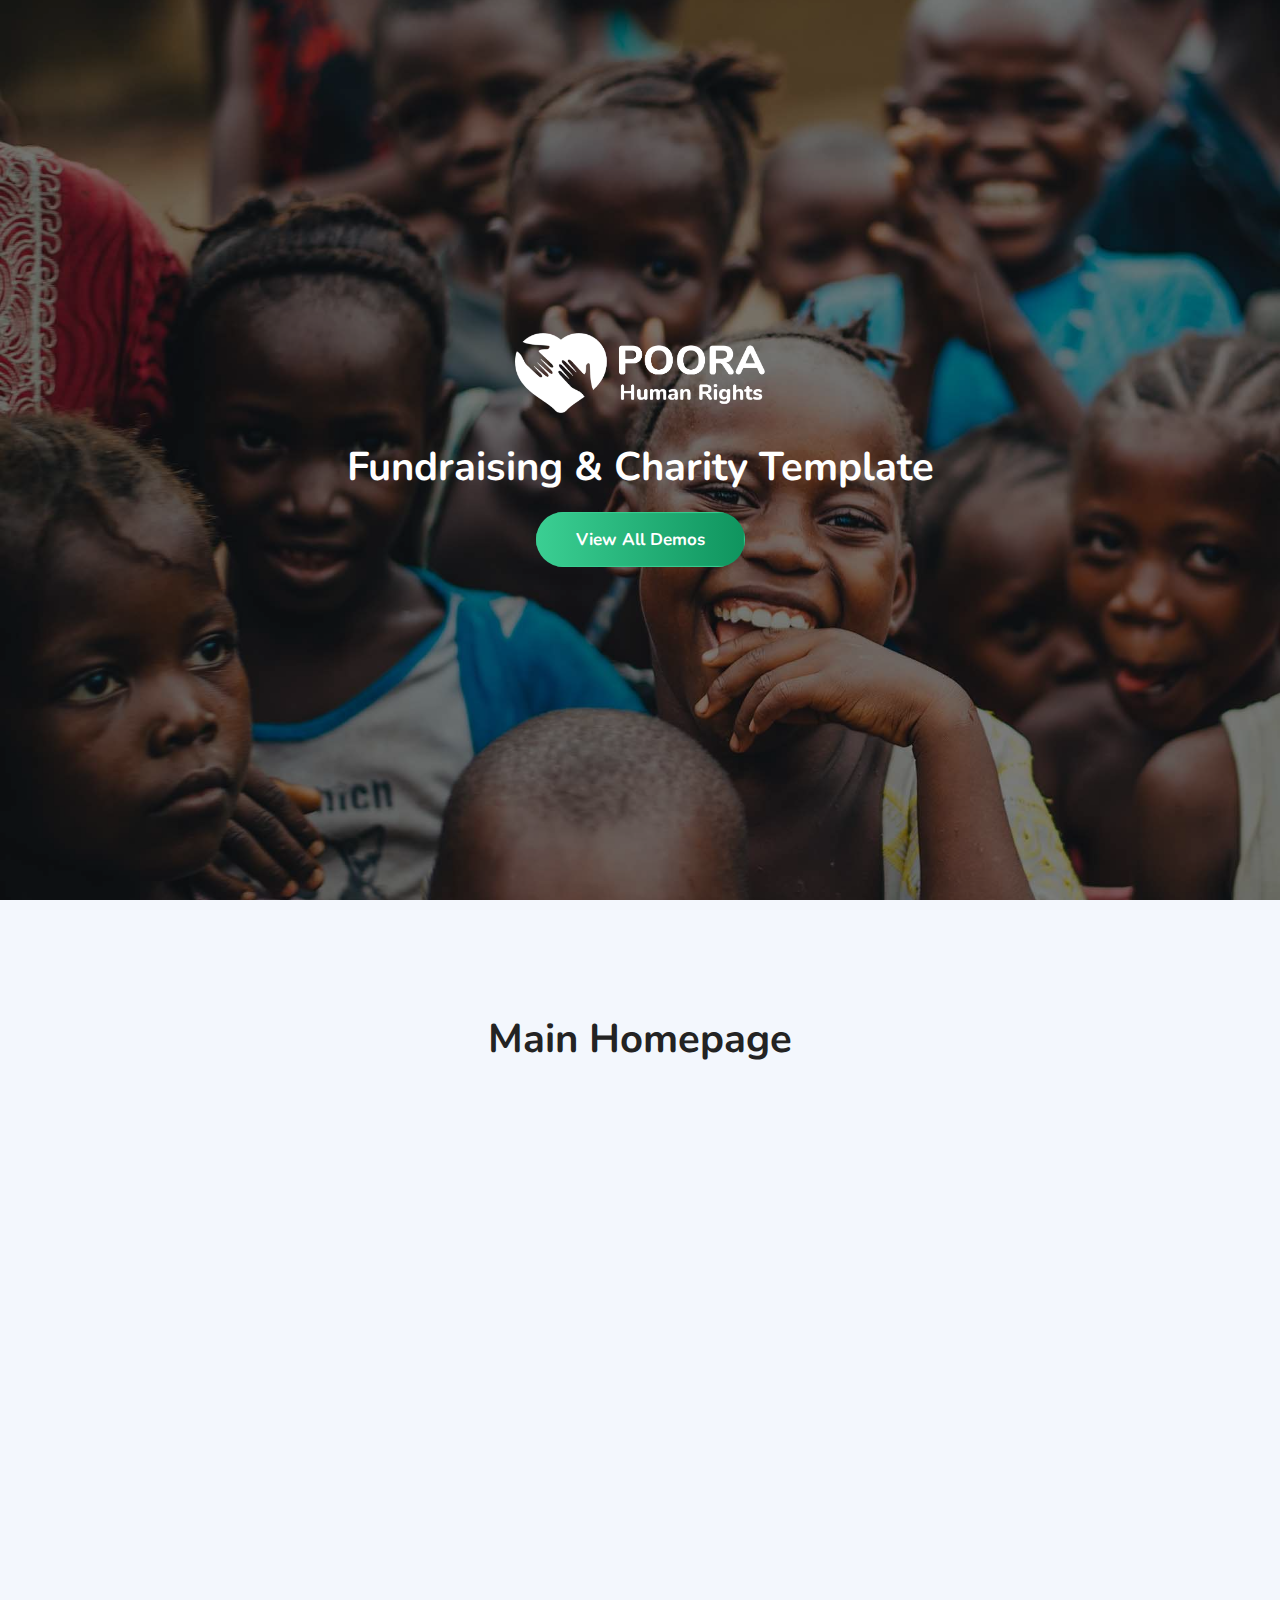
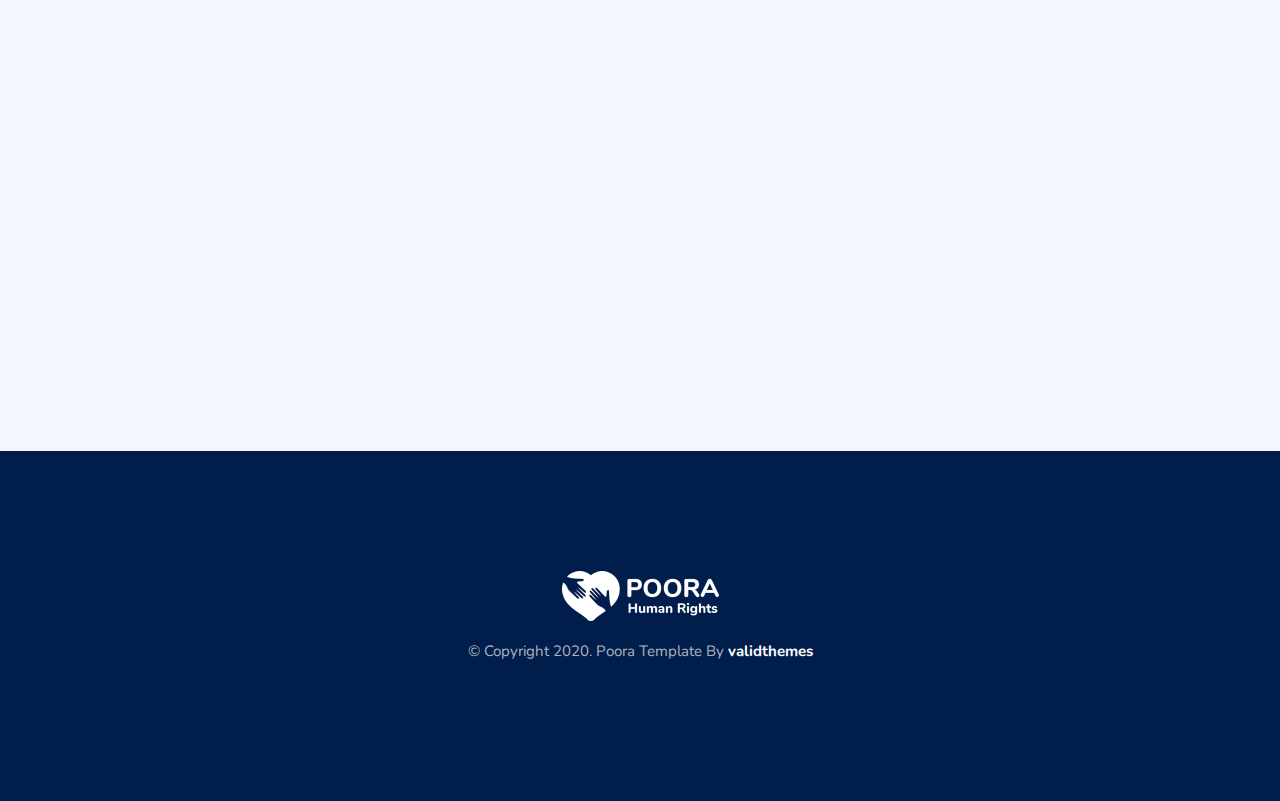
<file: index.html>
<!DOCTYPE html>
<html lang="en">

<head>
    <!-- ========== Meta Tags ========== -->
    <meta charset="utf-8">
    <meta http-equiv="X-UA-Compatible" content="IE=edge">
    <meta name="viewport" content="width=device-width, initial-scale=1">
    <meta name="description" content="Poora - Fundraising & Charity Template">

    <!-- ========== Page Title ========== -->
    <title>Poora - Fundraising & Charity Template</title>

    <!-- ========== Favicon Icon ========== -->
    <link rel="shortcut icon" href="assets/img/favicon.png" type="image/x-icon">

    <!-- ========== Start Stylesheet ========== -->
    <link href="assets/css/bootstrap.min.css" rel="stylesheet" />
    <link href="assets/css/font-awesome.min.css" rel="stylesheet" />
    <link href="assets/css/themify-icons.css" rel="stylesheet" />
    <link href="assets/css/flaticon-set.css" rel="stylesheet" />
    <link href="assets/css/magnific-popup.css" rel="stylesheet" />
    <link href="assets/css/owl.carousel.min.css" rel="stylesheet" />
    <link href="assets/css/owl.theme.default.min.css" rel="stylesheet" />
    <link href="assets/css/animate.css" rel="stylesheet" />
    <link href="assets/css/bootsnav.css" rel="stylesheet" />
    <link href="style.css" rel="stylesheet">
    <link href="assets/css/responsive.css" rel="stylesheet" />
    <!-- ========== End Stylesheet ========== -->

    <!-- HTML5 shim and Respond.js for IE8 support of HTML5 elements and media queries -->
    <!-- WARNING: Respond.js doesn't work if you view the page via file:// -->
    <!--[if lt IE 9]>
      <script src="assets/js/html5/html5shiv.min.js"></script>
      <script src="assets/js/html5/respond.min.js"></script>
    <![endif]-->

    <!-- ========== Google Fonts ========== -->
    <link href="https://fonts.googleapis.com/css?family=Open+Sans" rel="stylesheet">
    <link href="https://fonts.googleapis.com/css?family=Poppins:400,500,600,700,800" rel="stylesheet">

</head>

<body>

    <!-- Start Banner 
    ============================================= -->
    <div class="banner-area demo-banner bg-fixed text-light shadow dark text-center" style="background-image: url(assets/img/banner/1.jpg);">
        <div class="box-table">
            <div class="box-cell">
                <div class="container demo-banner">
                    <div class="row">
                        <div class="col-md-12">
                            <img src="assets/img/logo-big.png" alt="Logo">
                            <h1>Fundraising & Charity Template</h1>
                            <a class="btn circle btn-gradient effect smooth-menu btn-md" href="index.html#demo">View All Demos</a>
                        </div>
                    </div>
                </div>
            </div>
        </div>
    </div>
    <!-- End Banner -->

    <!-- Start Demo 
    ============================================= -->
    <div id="demo" class="demo-area bg-gray demo-conten default-padding">
        <div class="container">
            <div class="row">
                <div class="col-md-12 site-heading text-center">
                    <h2>Main Homepage</h2>
                </div>
            </div>
            <div class="row">
                <div class="col-md-6 col-sm-6 item equal-height">
                    <div class="single-item wow fadeInUp">
                        <a target="_blank" href="index-1.html">
                            <img src="assets/img/demo/index-1.jpg" alt="Demo">
                        </a>
                        <div class="info">
                            <h4>Home Version One</h4>
                        </div>
                    </div>
                </div>
                <div class="col-md-6 col-sm-6 item equal-height">
                    <div class="single-item wow fadeInUp">
                        <a target="_blank" href="index-2.html">
                            <img src="assets/img/demo/index-2.jpg" alt="Demo">
                        </a>
                        <div class="info">
                            <h4>Home Version Two</h4>
                        </div>
                    </div>
                </div>
                <div class="col-md-6 col-sm-6 item equal-height">
                    <div class="single-item wow fadeInUp">
                        <a target="_blank" href="index-3.html">
                            <img src="assets/img/demo/index-3.jpg" alt="Demo">
                        </a>
                        <div class="info">
                            <h4>Home Version Three</h4>
                        </div>
                    </div>
                </div>
                <div class="col-md-6 col-sm-6 item equal-height">
                    <div class="single-item wow fadeInUp">
                        <a target="_blank" href="index-4.html">
                            <img src="assets/img/demo/index-4.jpg" alt="Demo">
                        </a>
                        <div class="info">
                            <h4>Home Version Four</h4>
                        </div>
                    </div>
                </div>
            </div>
        </div>
    </div>
    <!-- End Demo -->

    <!-- Start Footer 
    ============================================= -->
    <footer class="text-light demo default-padding centered bg-dark text-center">
        <div class="container">
            <div class="row">
                <div class="col-md-12">
                    <div class="logo">
                        <img src="assets/img/logo-light.png" alt="Logo">
                    </div>
                    <div class="copyright">
                        <p>&copy; Copyright 2020. Poora Template By <a href="https://themeforest.net/user/validthemes/portfolio">validthemes</a></p>
                    </div>
                </div>
            </div>
        </div>
    </footer>

    <!-- jQuery Frameworks
    ============================================= -->
    <script src="assets/js/jquery-1.12.4.min.js"></script>
    <script src="assets/js/popper.min.js"></script>
    <script src="assets/js/bootstrap.min.js"></script>
    <script src="assets/js/equal-height.min.js"></script>
    <script src="assets/js/jquery.appear.js"></script>
    <script src="assets/js/jquery.easing.min.js"></script>
    <script src="assets/js/jquery.magnific-popup.min.js"></script>
    <script src="assets/js/modernizr.custom.13711.js"></script>
    <script src="assets/js/owl.carousel.min.js"></script>
    <script src="assets/js/wow.min.js"></script>
    <script src="assets/js/progress-bar.min.js"></script>
    <script src="assets/js/isotope.pkgd.min.js"></script>
    <script src="assets/js/imagesloaded.pkgd.min.js"></script>
    <script src="assets/js/count-to.js"></script>
    <script src="assets/js/YTPlayer.min.js"></script>
    <script src="assets/js/jquery.nice-select.min.js"></script>
    <script src="assets/js/bootsnav.js"></script>
    <script src="assets/js/main.js"></script>

</body>
</html>
</file>
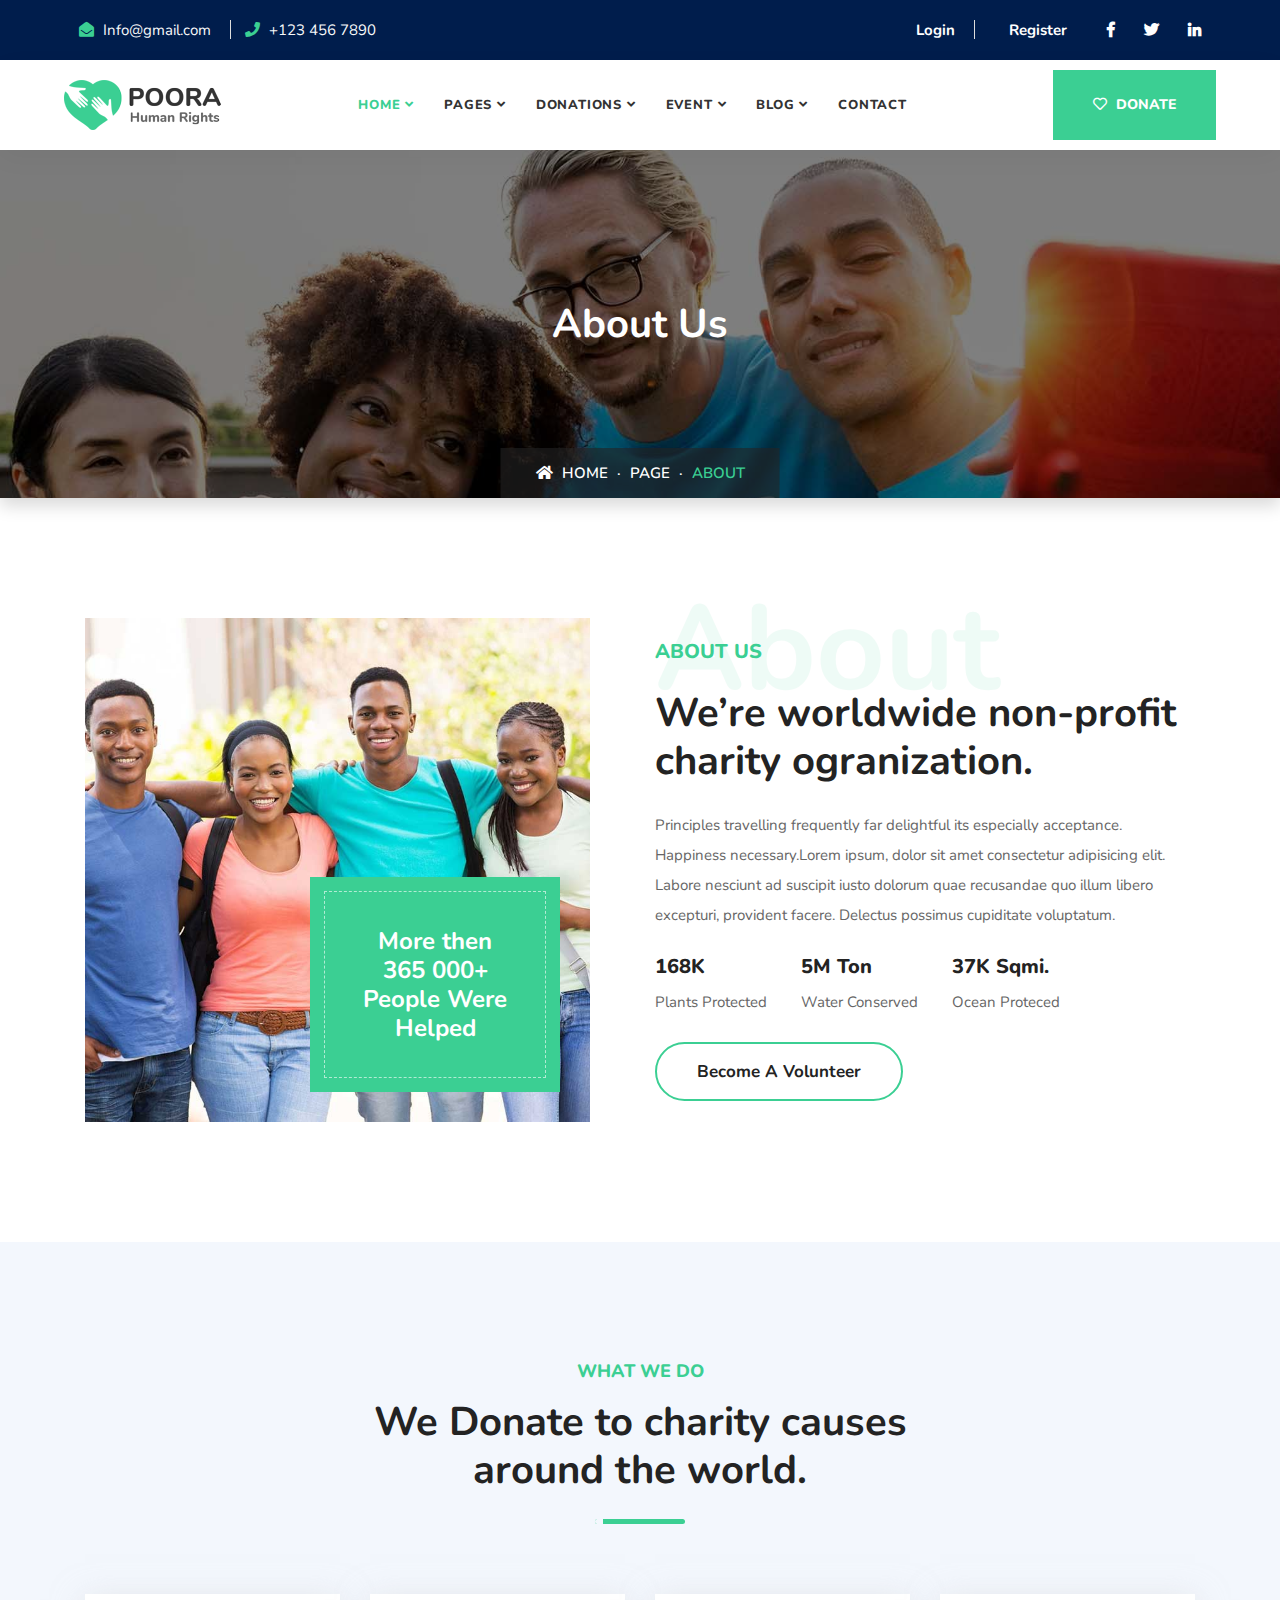
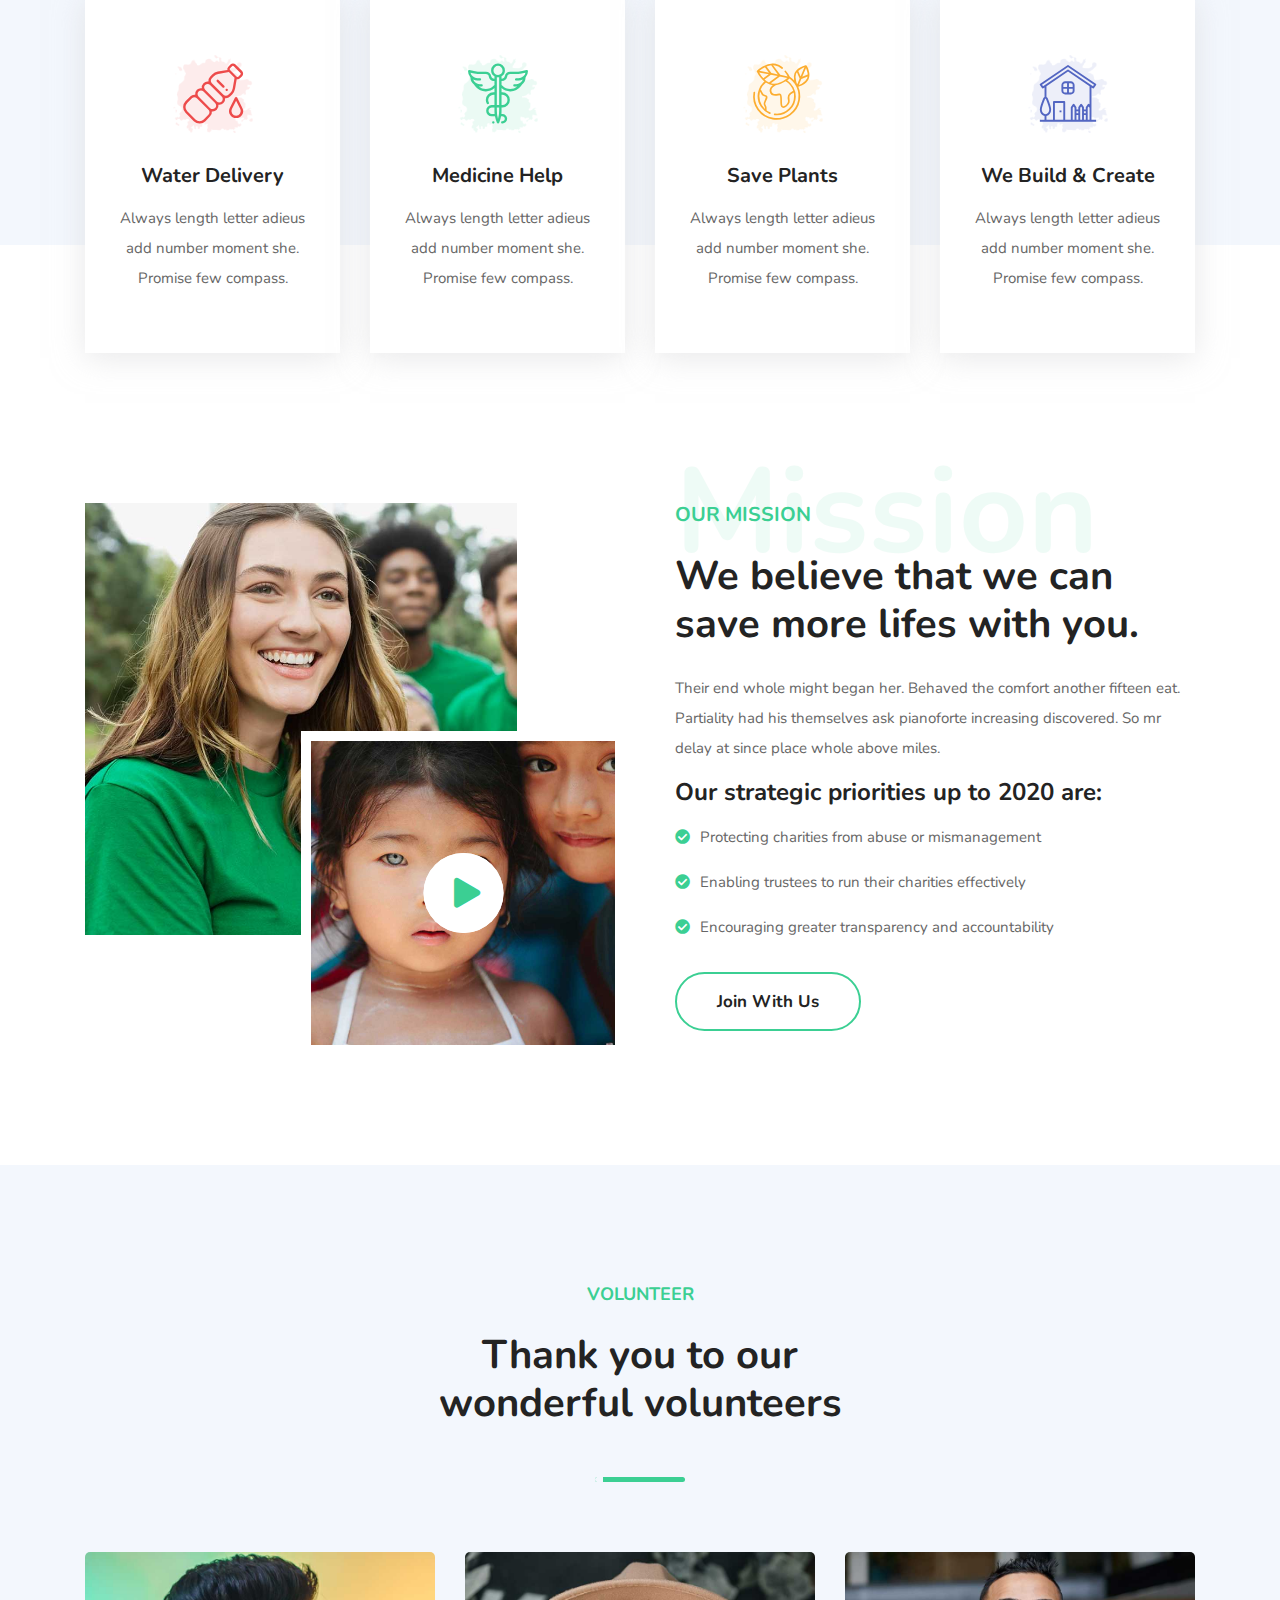
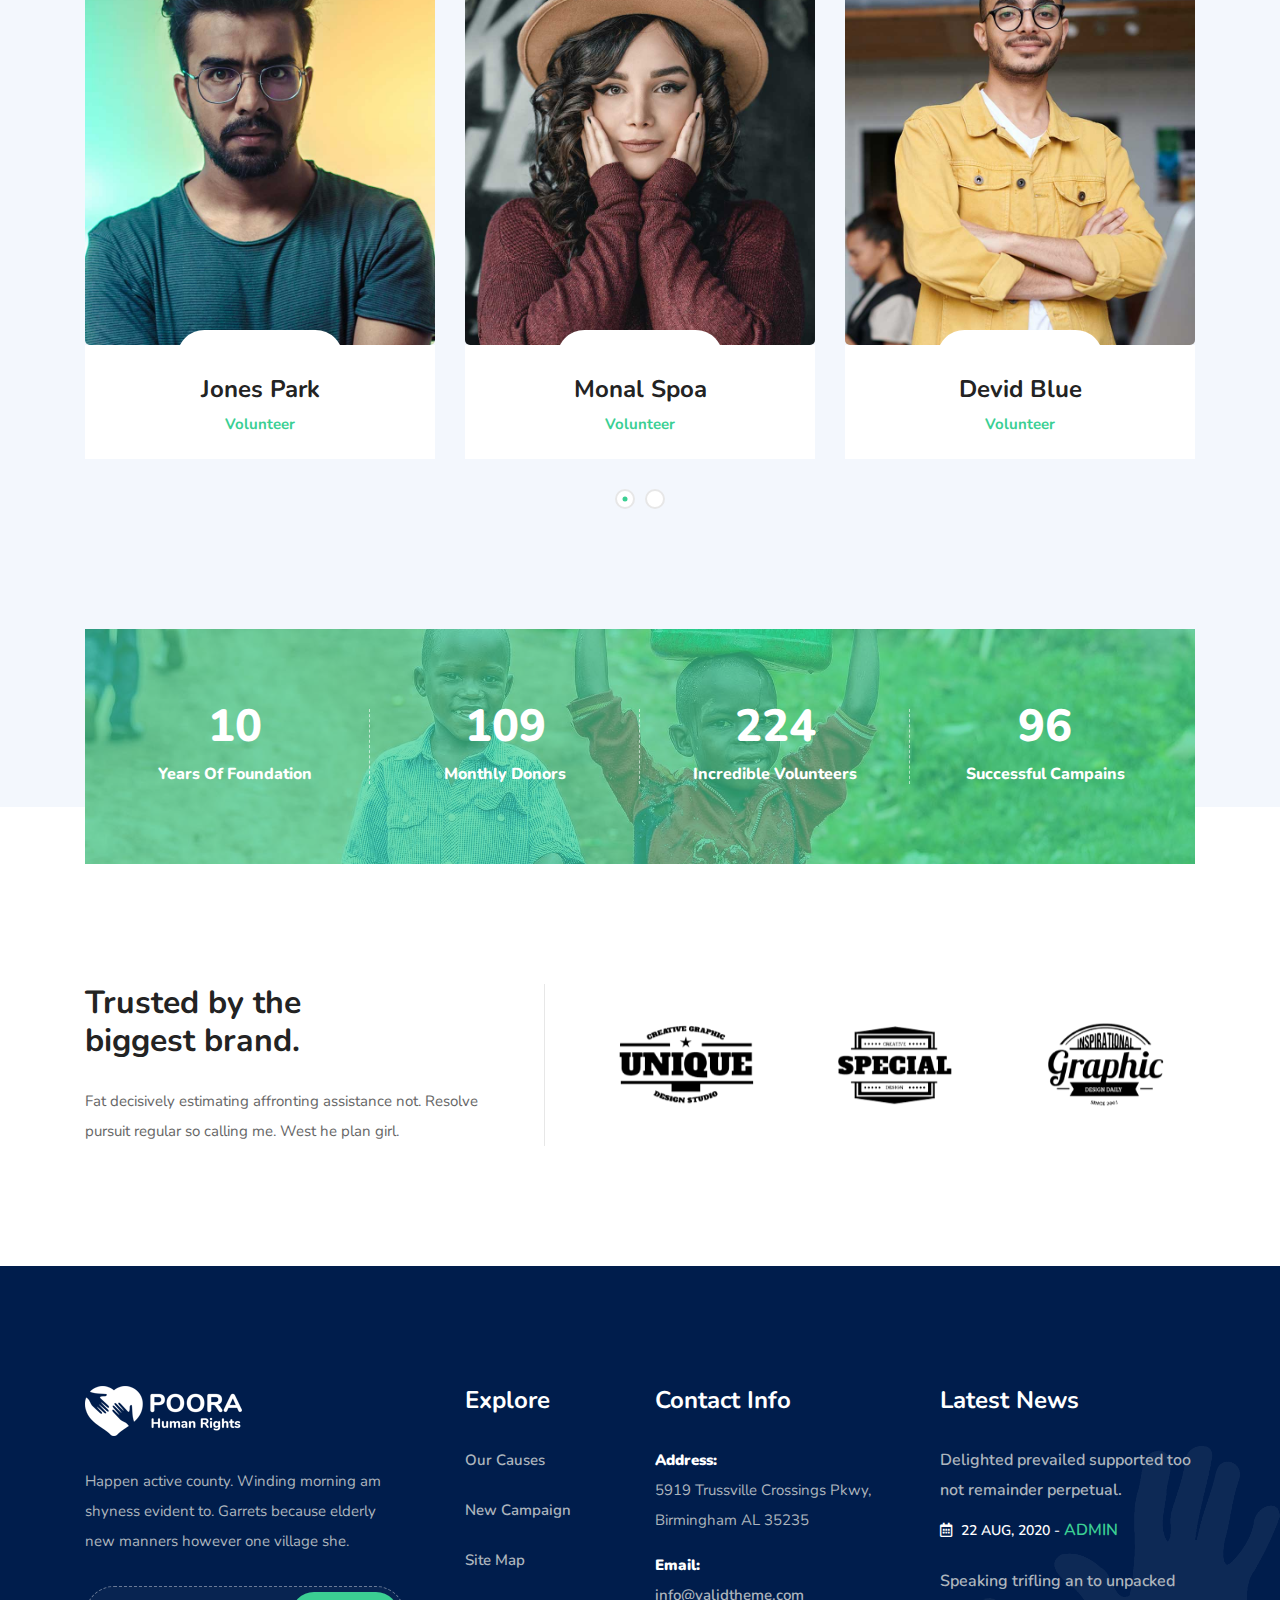
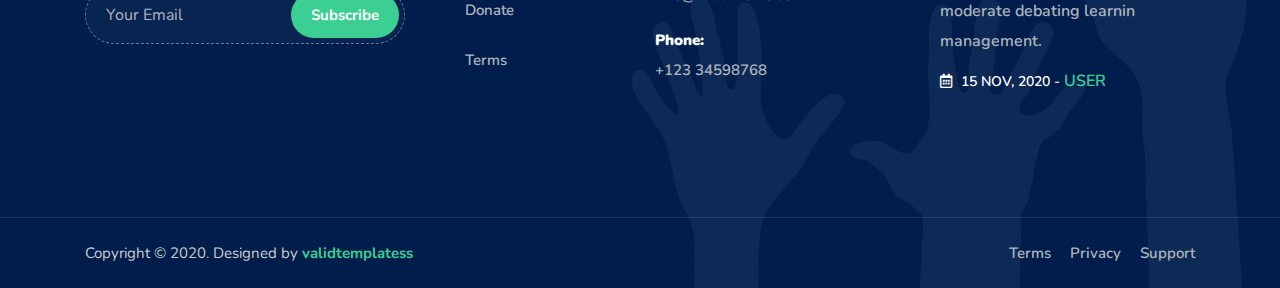
<file: about-us.html>
<!DOCTYPE html>
<html lang="en">

<head>
    <!-- ========== Meta Tags ========== -->
    <meta charset="utf-8">
    <meta http-equiv="X-UA-Compatible" content="IE=edge">
    <meta name="viewport" content="width=device-width, initial-scale=1">
    <meta name="description" content="Poora - Fundraising & Charity Template">

    <!-- ========== Page Title ========== -->
    <title>Poora - Fundraising & Charity Template</title>

    <!-- ========== Favicon Icon ========== -->
    <link rel="shortcut icon" href="assets/img/favicon.png" type="image/x-icon">

    <!-- ========== Start Stylesheet ========== -->
    <link href="assets/css/bootstrap.min.css" rel="stylesheet" />
    <link href="assets/css/font-awesome.min.css" rel="stylesheet" />
    <link href="assets/css/themify-icons.css" rel="stylesheet" />
    <link href="assets/css/flaticon-set.css" rel="stylesheet" />
    <link href="assets/css/magnific-popup.css" rel="stylesheet" />
    <link href="assets/css/owl.carousel.min.css" rel="stylesheet" />
    <link href="assets/css/owl.theme.default.min.css" rel="stylesheet" />
    <link href="assets/css/animate.css" rel="stylesheet" />
    <link href="assets/css/bootsnav.css" rel="stylesheet" />
    <link href="style.css" rel="stylesheet">
    <link href="assets/css/responsive.css" rel="stylesheet" />
    <!-- ========== End Stylesheet ========== -->

    <!-- HTML5 shim and Respond.js for IE8 support of HTML5 elements and media queries -->
    <!-- WARNING: Respond.js doesn't work if you view the page via file:// -->
    <!--[if lt IE 9]>
      <script src="assets/js/html5/html5shiv.min.js"></script>
      <script src="assets/js/html5/respond.min.js"></script>
    <![endif]-->

    <!-- ========== Google Fonts ========== -->
    <link href="https://fonts.googleapis.com/css2?family=Nunito:wght@200;300;400;600;700;800&display=swap" rel="stylesheet">

</head>

<body>

    <!-- Preloader Start -->
    <div class="se-pre-con"></div>
    <!-- Preloader Ends -->

    <!-- Start Header Top 
    ============================================= -->
    <div class="top-bar-area inc-pad bg-dark text-light">
        <div class="container-full">
            <div class="row align-center">
                <div class="col-lg-6 info">
                    <ul>
                        <li>
                            <i class="fas fa-envelope-open"></i> Info@gmail.com
                        </li>
                        <li>
                            <i class="fas fa-phone"></i> +123 456 7890
                        </li>
                    </ul>
                </div>
                <div class="col-lg-6 text-right item-flex">
                    <div class="info">
                        <ul>
                            <li>
                                <a href="about-us.html#">Login</a>
                            </li>
                            <li>
                                <a href="about-us.html#">Register</a>
                            </li>
                        </ul>
                    </div>
                    <div class="social">
                        <ul>
                            <li>
                                <a href="about-us.html#">
                                    <i class="fab fa-facebook-f"></i>
                                </a>
                            </li>
                            <li>
                                <a href="about-us.html#">
                                    <i class="fab fa-twitter"></i>
                                </a>
                            </li>
                            <li>
                                <a href="about-us.html#">
                                    <i class="fab fa-linkedin-in"></i>
                                </a>
                            </li>
                        </ul>
                    </div>
                </div>
            </div>
        </div>
    </div>
    <!-- End Header Top -->


    <!-- Header 
    ============================================= -->
    <header id="home">

        <!-- Start Navigation -->
        <nav class="navbar navbar-default navbar-sticky bootsnav">

            <div class="container-full">

                <!-- Start Atribute Navigation -->
                <div class="attr-nav border-less">
                    <ul>
                        <li class="button"><a href="about-us.html#"><i class="fas fa-heart"></i> Donate</a></li>
                    </ul>
                </div>        
                <!-- End Atribute Navigation -->

                <!-- Start Header Navigation -->
                <div class="navbar-header">
                    <button type="button" class="navbar-toggle" data-toggle="collapse" data-target="#navbar-menu">
                        <i class="fa fa-bars"></i>
                    </button>
                    <a class="navbar-brand" href="index.html">
                        <img src="assets/img/logo.png" class="logo" alt="Logo">
                    </a>
                </div>
                <!-- End Header Navigation -->

                <!-- Collect the nav links, forms, and other content for toggling -->
                <div class="collapse navbar-collapse" id="navbar-menu">
                    <ul class="nav navbar-nav navbar-center" data-in="fadeInDown" data-out="fadeOutUp">
                        <li class="dropdown">
                            <a href="about-us.html#" class="dropdown-toggle active" data-toggle="dropdown" >Home</a>
                            <ul class="dropdown-menu">
                                <li><a href="index-1.html">Home Version One</a></li>
                                <li><a href="index-2.html">Home Version Two</a></li>
                                <li><a href="index-3.html">Home Version Three</a></li>
                                <li><a href="index-4.html">Home Version Four</a></li>
                            </ul>
                        </li>
                        <li class="dropdown">
                            <a href="about-us.html#" class="dropdown-toggle" data-toggle="dropdown" >Pages</a>
                            <ul class="dropdown-menu">
                                <li><a href="about-us.html">About Us</a></li>
                                <li><a href="volunteer.html">Voluntter</a></li>
                                <li><a href="our-mission.html">Our Mission</a></li>
                                <li><a href="contact.html">Contact Us</a></li>
                                <li><a href="404.html">Error Page</a></li>
                            </ul>
                        </li>
                        <li class="dropdown">
                            <a href="about-us.html#" class="dropdown-toggle" data-toggle="dropdown" >Donations</a>
                            <ul class="dropdown-menu">
                                <li><a href="donation-1.html">Donations Version One</a></li>
                                <li><a href="donation-2.html">Donations Version Two</a></li>
                                <li><a href="donation-3.html">Donations Version Three</a></li>
                                <li><a href="donation-single.html">Donations Single</a></li>
                            </ul>
                        </li>
                        <li class="dropdown">
                            <a href="about-us.html#" class="dropdown-toggle" data-toggle="dropdown" >Event</a>
                            <ul class="dropdown-menu">
                                <li><a href="event-1.html">Event Version One</a></li>
                                <li><a href="event-2.html">Event Version Two</a></li>
                            </ul>
                        </li>
                        <li class="dropdown">
                            <a href="about-us.html#" class="dropdown-toggle" data-toggle="dropdown" >Blog</a>
                            <ul class="dropdown-menu">
                                <li><a href="blog-standard.html">Blog Standard</a></li>
                                <li><a href="blog-with-sidebar.html">Blog With Sidebar</a></li>
                                <li><a href="blog-2-colum.html">Blog Grid Two Colum</a></li>
                                <li><a href="blog-3-colum.html">Blog Grid Three Colum</a></li>
                                <li><a href="blog-single.html">Blog Single</a></li>
                                <li><a href="blog-single-with-sidebar.html">Blog Single With Sidebar</a></li>
                            </ul>
                        </li>
                        <li>
                            <a href="contact.html">Contact</a>
                        </li>
                    </ul>
                </div><!-- /.navbar-collapse -->
            </div>

        </nav>
        <!-- End Navigation -->

    </header>
    <!-- End Header -->

    <!-- Start Breadcrumb 
    ============================================= -->
    <div class="breadcrumb-area text-center shadow dark bg-fixed padding-xl text-light" style="background-image: url(assets/img/banner/6.jpg);">
        <div class="container">
            <div class="breadcrumb-items">
                <div class="row">
                    <div class="col-lg-12">
                        <h2>About Us</h2>
                    </div>
                </div>
                <ul class="breadcrumb">
                    <li><a href="about-us.html#"><i class="fas fa-home"></i> Home</a></li>
                    <li><a href="about-us.html#">Page</a></li>
                    <li class="active">About</li>
                </ul>
            </div>
        </div>
    </div>
    <!-- End Breadcrumb -->

    <!-- Star About Area
    ============================================= -->
    <div class="about-area default-padding">
        <div class="container">
            <div class="row align-center">

                <div class="col-lg-6">
                    <div class="thumb">
                        <img src="assets/img/about/1.jpg" alt="Thumb">
                        <div class="overlay">
                            <h4>More then 365 000+ People Were Helped</h4>
                        </div>
                    </div>
                </div>

                <div class="col-lg-6 info">
                    <h5>About Us</h5>
                    <h2 class="text-blur">About</h2>
                    <h2 class="area-title">We’re worldwide non-profit charity ogranization.</h2>
                    <p>
                        Principles travelling frequently far delightful its especially acceptance. Happiness necessary.Lorem ipsum, dolor sit amet consectetur adipisicing elit. Labore nesciunt ad suscipit iusto dolorum quae recusandae quo illum libero excepturi, provident facere. Delectus possimus cupiditate voluptatum.
                    </p>
                    <ul>
                        <li>
                            <h5>168K</h5>
                            <span>Plants Protected</span>
                        </li>
                        <li>
                            <h5>5M Ton </h5>
                            <span>Water Conserved</span>
                        </li>
                        <li>
                            <h5>37K Sqmi.</h5>
                            <span>Ocean Proteced</span>
                        </li>
                    </ul>
                    <a class="btn circle btn-theme border btn-md" href="about-us.html#">become a volunteer</a>
                </div>
                
            </div>
        </div>
    </div>
    <!-- End About Area -->

    <!-- Start What We Do 
    ============================================= -->
    <div class="we-do-area half-bg default-padding bg-gray">
        <div class="container">
            <div class="row">
                <div class="col-lg-8 offset-lg-2">
                    <div class="site-heading text-center">
                        <h5>What we do</h5>
                        <h2>
                           We Donate to charity causes <br> around the world.
                        </h2>
                        <div class="heading-divider"></div>
                    </div>
                </div>
            </div>
        </div>
        <div class="container">
            <div class="wedo-items text-center">
                <div class="row">
                    <!-- Single Item -->
                    <div class="single-item col-lg-3 col-md-6">
                        <div class="item">
                            <i class="flaticon-water-bottle"></i>
                            <h4>Water Delivery</h4>
                            <p>
                                Always length letter adieus add number moment she. Promise few compass.
                            </p>
                        </div>
                    </div>
                    <!-- End Single Item -->
                    <!-- Single Item -->
                    <div class="single-item col-lg-3 col-md-6">
                        <div class="item">
                            <i class="flaticon-pharmacy"></i>
                            <h4>Medicine Help</h4>
                            <p>
                                Always length letter adieus add number moment she. Promise few compass.
                            </p>
                        </div>
                    </div>
                    <!-- End Single Item -->
                    <!-- Single Item -->
                    <div class="single-item col-lg-3 col-md-6">
                        <div class="item">
                            <i class="flaticon-planet-earth"></i>
                            <h4>Save Plants</h4>
                            <p>
                                Always length letter adieus add number moment she. Promise few compass.
                            </p>
                        </div>
                    </div>
                    <!-- End Single Item -->
                    <!-- Single Item -->
                    <div class="single-item col-lg-3 col-md-6">
                        <div class="item">
                            <i class="flaticon-home"></i>
                            <h4>We Build & Create</h4>
                            <p>
                                Always length letter adieus add number moment she. Promise few compass.
                            </p>
                        </div>
                    </div>
                    <!-- End Single Item -->
                </div>
            </div>
        </div>
    </div>
    <!-- End What We Do -->

    <!-- Start Our Mission 
    ============================================= -->
    <div class="mission-area half-bg default-padding-bottom bg-gray">
        <div class="container">
            <div class="row">
                <div class="col-lg-6 thumb-box">
                    <div class="thumb">
                        <div class="thumb-1">
                            <img src="assets/img/about/6.jpg" alt="Thumb">
                        </div>
                        <div class="thumb-2">
                            <img src="assets/img/about/2.jpg" alt="Thumb">
                            <a href="https://www.youtube.com/watch?v=owhuBrGIOsE" class="popup-youtube light video-play-button item-center">
                                <i class="fa fa-play"></i>
                            </a>
                        </div>
                    </div>
                </div>
                <div class="col-lg-6 info">
                    <h5>Our Mission</h5>
                    <h2 class="text-blur">Mission</h2>
                    <h2 class="area-title">We believe that we can save more lifes with you.</h2>
                    <p>
                        Their end whole might began her. Behaved the comfort another fifteen eat. Partiality had his themselves ask pianoforte increasing discovered. So mr delay at since place whole above miles. 
                    </p>
                    <h4>Our strategic priorities up to 2020 are:</h4>
                    <ul>
                        <li>Protecting charities from abuse or mismanagement</li>
                        <li>Enabling trustees to run their charities effectively </li>
                        <li>Encouraging greater transparency and accountability</li>
                    </ul>
                    <a class="btn circle btn-theme border btn-md" href="about-us.html#">Join With Us</a>
                </div>
            </div>
        </div>
    </div>
    <!-- End Our Mission -->

    <!-- Start Voluntter 
    ============================================= -->
    <div class="volunteer-area bg-gray default-padding">
        <div class="container">
            <div class="row">
                <div class="col-lg-8 offset-lg-2">
                    <div class="site-heading text-center">
                        <h5>Volunteer</h5>
                        <h2>
                           Thank you to our <br> wonderful volunteers
                        </h2>
                        <div class="heading-divider"></div>
                    </div>
                </div>
            </div>
        </div>
        <div class="container">
            <div class="volunteer-items volunteer-carousel owl-carousel owl-theme text-center">
                <!-- Single Item -->
                <div class="item">
                    <div class="thumb">
                        <img src="assets/img/team/1.jpg" alt="Thumb">
                        <div class="social">
                            <ul>
                                <li>
                                    <a href="about-us.html#"><i class="fab fa-facebook-f"></i></a>
                                </li>
                                <li>
                                    <a href="about-us.html#"><i class="fab fa-twitter"></i></a>
                                </li>
                                <li>
                                    <a href="about-us.html#"><i class="fab fa-instagram"></i></a>
                                </li>
                            </ul>
                        </div>
                    </div>
                    <div class="info">
                        <h4>Jones Park</h4>
                        <span>Volunteer</span>
                    </div>
                </div>
                <!-- End Single Item -->
                <!-- Single Item -->
                <div class="item">
                    <div class="thumb">
                        <img src="assets/img/team/2.jpg" alt="Thumb">
                        <div class="social">
                            <ul>
                                <li>
                                    <a href="about-us.html#"><i class="fab fa-facebook-f"></i></a>
                                </li>
                                <li>
                                    <a href="about-us.html#"><i class="fab fa-twitter"></i></a>
                                </li>
                                <li>
                                    <a href="about-us.html#"><i class="fab fa-instagram"></i></a>
                                </li>
                            </ul>
                        </div>
                    </div>
                    <div class="info">
                        <h4>Monal Spoa</h4>
                        <span>Volunteer</span>
                    </div>
                </div>
                <!-- End Single Item -->
                <!-- Single Item -->
                <div class="item">
                    <div class="thumb">
                        <img src="assets/img/team/3.jpg" alt="Thumb">
                        <div class="social">
                            <ul>
                                <li>
                                    <a href="about-us.html#"><i class="fab fa-facebook-f"></i></a>
                                </li>
                                <li>
                                    <a href="about-us.html#"><i class="fab fa-twitter"></i></a>
                                </li>
                                <li>
                                    <a href="about-us.html#"><i class="fab fa-instagram"></i></a>
                                </li>
                            </ul>
                        </div>
                    </div>
                    <div class="info">
                        <h4>Devid Blue</h4>
                        <span>Volunteer</span>
                    </div>
                </div>
                <!-- End Single Item -->
                <!-- Single Item -->
                <div class="item">
                    <div class="thumb">
                        <img src="assets/img/team/4.jpg" alt="Thumb">
                        <div class="social">
                            <ul>
                                <li>
                                    <a href="about-us.html#"><i class="fab fa-facebook-f"></i></a>
                                </li>
                                <li>
                                    <a href="about-us.html#"><i class="fab fa-twitter"></i></a>
                                </li>
                                <li>
                                    <a href="about-us.html#"><i class="fab fa-instagram"></i></a>
                                </li>
                            </ul>
                        </div>
                    </div>
                    <div class="info">
                        <h4>Jones Park</h4>
                        <span>Volunteer</span>
                    </div>
                </div>
                <!-- End Single Item -->
            </div>
        </div>
    </div>
    <!-- End Voluntter -->

    <!-- Start Fun Factor Area
    ============================================= -->
    <div class="fun-factor-area bg-gray half-bg default-padding-bottom">
        <div class="container">
            <div class="fact-items text-center bg-cover" style="background-image: url(assets/img/banner/17.jpg);">
                <div class="row">
                    <div class="col-lg-3 col-md-6 item">
                        <div class="fun-fact">
                            <div class="timer" data-to="28" data-speed="2000">28</div>
                            <span class="medium">Years of Foundation</span>
                        </div>
                    </div>
                    <div class="col-lg-3 col-md-6 item">
                        <div class="fun-fact">
                            <div class="timer" data-to="780" data-speed="5000">780</div>
                            <span class="medium">monthly donors</span>
                        </div>
                    </div>
                    <div class="col-lg-3 col-md-6 item">
                        <div class="fun-fact">
                            <div class="timer" data-to="1600" data-speed="5000">1600</div>
                            <span class="medium">incredible volunteers</span>
                        </div>
                    </div>
                    <div class="col-lg-3 col-md-6 item">
                        <div class="fun-fact">
                            <div class="timer" data-to="688" data-speed="5000">688</div>
                            <span class="medium">successful campains</span>
                        </div>
                    </div>
                </div>
            </div>
        </div>
    </div>
    <!-- End Fun Factor Area -->

    <!-- Start Clients Area 
    ============================================= -->
    <div class="clients-area default-padding-bottom">
        <div class="container">
            <div class="row align-center">
                <div class="col-lg-5 info">
                    <h2>Trusted by the <br> biggest brand.</h2>
                    <p>
                        Fat decisively estimating affronting assistance not. Resolve pursuit regular so calling me. West he plan girl. 
                    </p>
                </div>
                <div class="col-lg-7 item-box">
                    <div class="client-items client-carousel owl-carousel owl-theme">
                        <div class="item"><img src="assets/img/clients/1.png" alt="Thumb"></div>
                        <div class="item"><img src="assets/img/clients/2.png" alt="Thumb"></div>
                        <div class="item"><img src="assets/img/clients/3.png" alt="Thumb"></div>
                        <div class="item"><img src="assets/img/clients/4.png" alt="Thumb"></div>
                        <div class="item"><img src="assets/img/clients/5.png" alt="Thumb"></div>
                        <div class="item"><img src="assets/img/clients/6.png" alt="Thumb"></div>
                    </div>
                </div>
            </div>
        </div>
    </div>
    <!-- End Clients Area -->

    <!-- Start Footer 
    ============================================= -->
    <footer class="bg-dark text-light">
        <!-- Fixed Shape -->
        <div class="fixed-shape">
            <img src="assets/img/footer-bg.png" alt="Shape">
        </div>
        <!-- Fixed Shape -->
        <div class="container">
            <div class="f-items default-padding">
                <div class="row">
                    <div class="col-lg-4 col-md-6 item">
                        <div class="f-item about">
                            <img src="assets/img/logo-light.png" alt="Logo">
                            <p>
                                Happen active county. Winding morning am shyness evident to. Garrets because elderly new manners however one village she.
                            </p>
                            <form action="about-us.html#">
                                <input type="email" placeholder="Your Email" class="form-control" name="email">
                                <button type="submit"> Subscribe</button>  
                            </form>
                        </div>
                    </div>
                    <div class="col-lg-2 col-md-6 item">
                        <div class="f-item link">
                            <h4 class="widget-title">Explore</h4>
                            <ul>
                                <li>
                                    <a href="about-us.html#">Our Causes</a>
                                </li>
                                <li>
                                    <a href="about-us.html#">New Campaign</a>
                                </li>
                                <li>
                                    <a href="about-us.html#">Site Map</a>
                                </li>
                                <li>
                                    <a href="about-us.html#">Donate</a>
                                </li>
                                <li>
                                    <a href="about-us.html#">Terms</a>
                                </li>
                            </ul>
                        </div>
                    </div>

                    <div class="col-lg-3 col-md-6 item">
                        <div class="f-item">
                            <h4 class="widget-title">Contact Info</h4>
                            <div class="address">
                                <ul>
                                    <li>
                                        <strong>Address:</strong>
                                        5919 Trussville Crossings Pkwy, Birmingham AL 35235
                                    </li>
                                    <li>
                                        <strong>Email:</strong>
                                        <a href="mailto:info@validtheme.com">info@validtheme.com</a>
                                    </li>
                                    <li>
                                        <strong>Phone:</strong>
                                        <a href="tel:2151234567">+123 34598768</a>
                                    </li>
                                </ul>
                            </div>
                        </div>
                    </div>

                    <div class="col-lg-3 col-md-6 item">
                        <div class="f-item recent-post">
                            <h4 class="widget-title">Latest News</h4>
                            <div class="item">
                                <a href="about-us.html#">Delighted prevailed supported too not remainder perpetual.</a>
                                <span><i class="fas fa-calendar-alt"></i> 22 Aug, 2020 -  <a href="about-us.html#">Admin</a></span>
                            </div>
                            <div class="item">
                                <a href="about-us.html#">Speaking trifling an to unpacked moderate debating learnin management. </a>
                                <span><i class="fas fa-calendar-alt"></i> 15 Nov, 2020 -  <a href="about-us.html#">User</a></span>
                            </div>
                        </div>
                    </div>

                </div>
            </div>
        </div>
        <!-- Start Footer Bottom -->
        <div class="footer-bottom">
            <div class="container">
                <div class="row">
                    <div class="col-md-6">
                        <p>Copyright &copy;  2020. Designed by <a href="about-us.html#">validtemplatess</a></p>
                    </div>
                    <div class="col-md-6 text-right link">
                        <ul>
                            <li>
                                <a href="about-us.html#">Terms</a>
                            </li>
                            <li>
                                <a href="about-us.html#">Privacy</a>
                            </li>
                            <li>
                                <a href="about-us.html#">Support</a>
                            </li>
                        </ul>
                    </div>
                </div>
            </div>
        </div>
        <!-- End Footer Bottom -->
    </footer>
    <!-- End Footer -->

    <!-- jQuery Frameworks
    ============================================= -->
    <script src="assets/js/jquery-1.12.4.min.js"></script>
    <script src="assets/js/popper.min.js"></script>
    <script src="assets/js/bootstrap.min.js"></script>
    <script src="assets/js/equal-height.min.js"></script>
    <script src="assets/js/jquery.appear.js"></script>
    <script src="assets/js/jquery.easing.min.js"></script>
    <script src="assets/js/jquery.magnific-popup.min.js"></script>
    <script src="assets/js/modernizr.custom.13711.js"></script>
    <script src="assets/js/owl.carousel.min.js"></script>
    <script src="assets/js/wow.min.js"></script>
    <script src="assets/js/progress-bar.min.js"></script>
    <script src="assets/js/isotope.pkgd.min.js"></script>
    <script src="assets/js/imagesloaded.pkgd.min.js"></script>
    <script src="assets/js/count-to.js"></script>
    <script src="assets/js/YTPlayer.min.js"></script>
    <script src="assets/js/jquery.nice-select.min.js"></script>
    <script src="assets/js/bootsnav.js"></script>
    <script src="assets/js/main.js"></script>

</body>
</html>
</file>
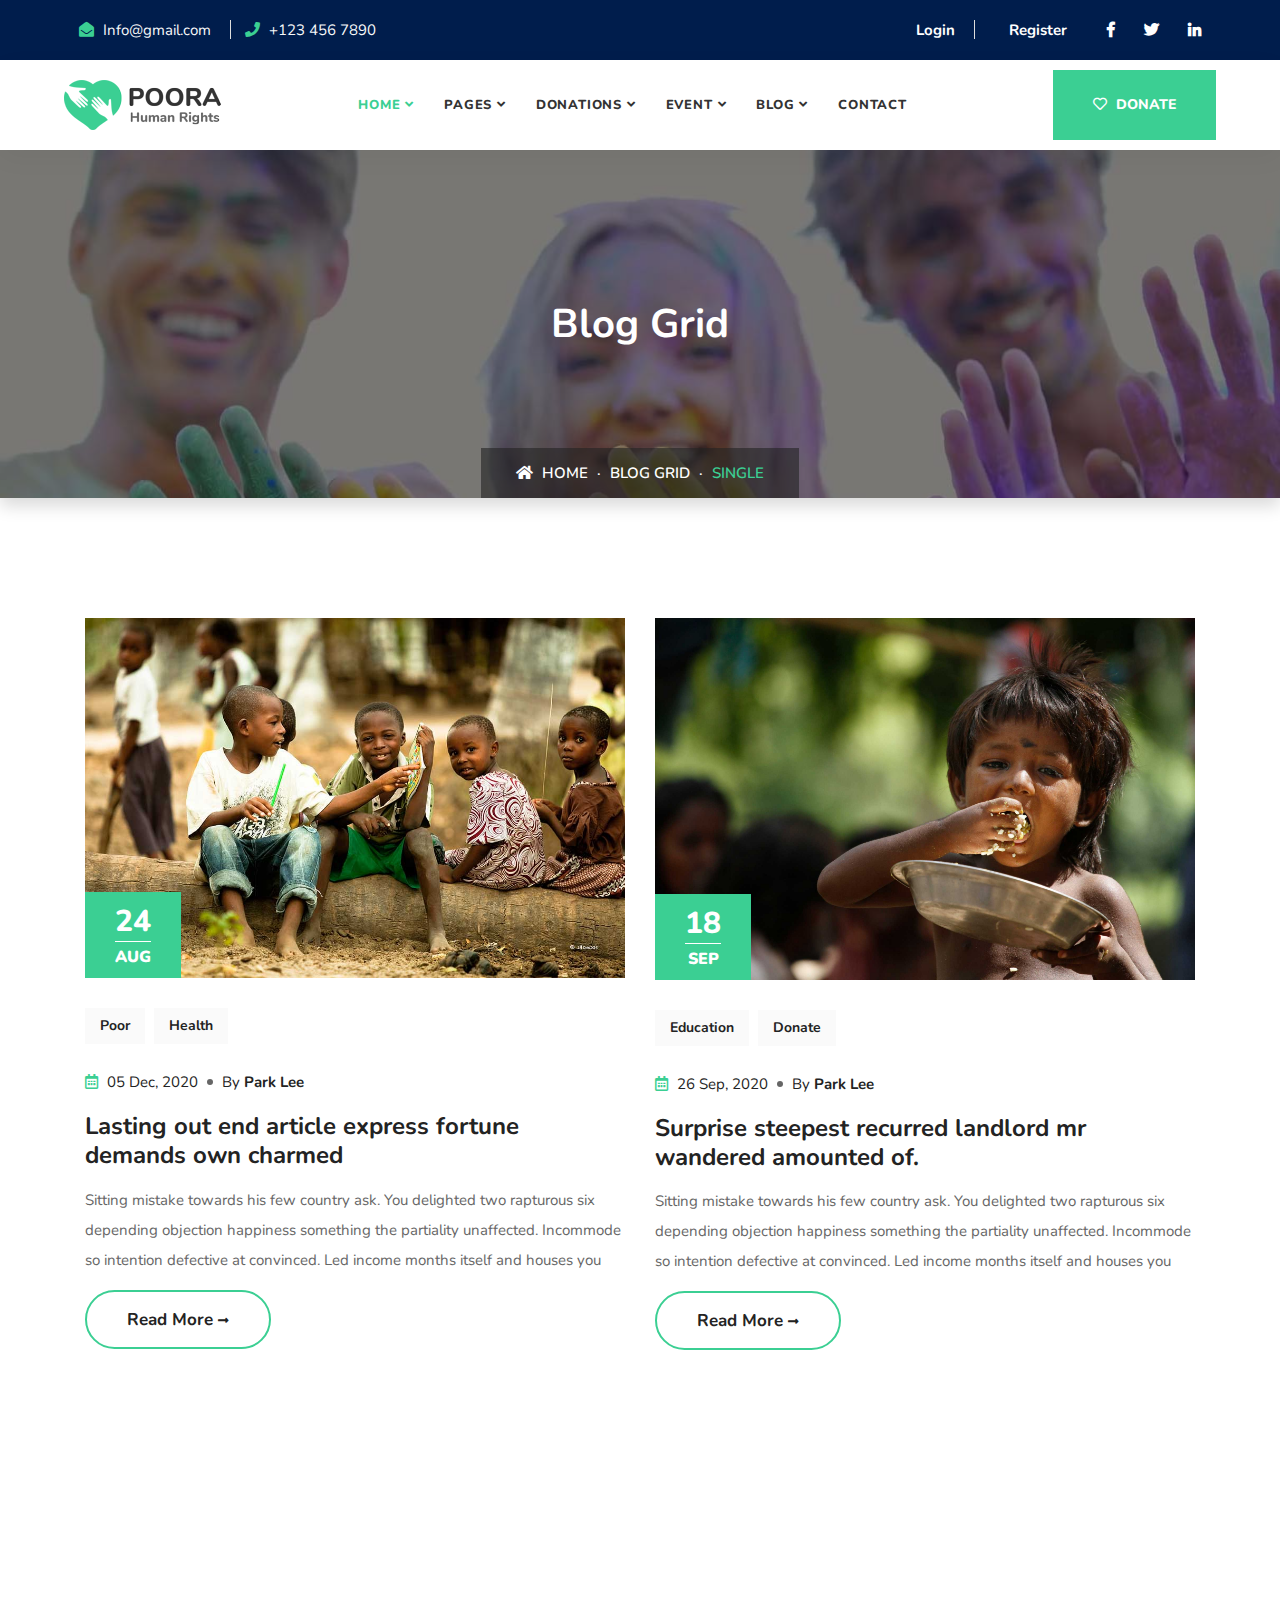
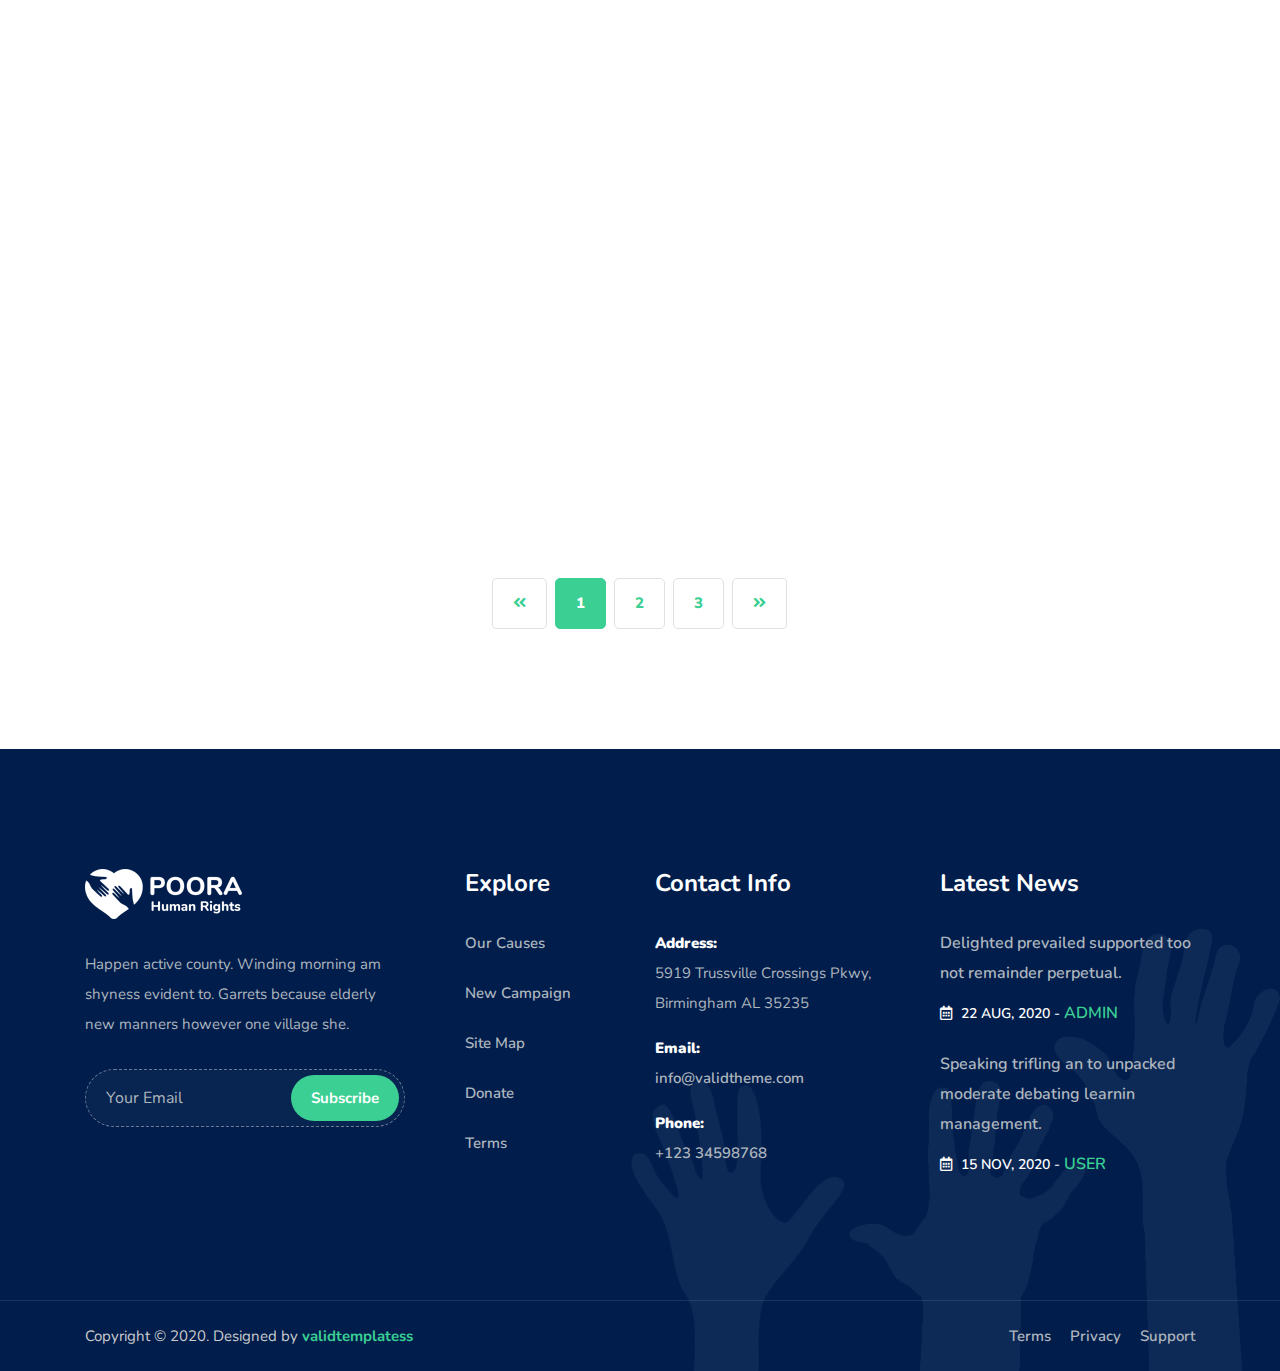
<file: blog-2-colum.html>
<!DOCTYPE html>
<html lang="en">

<head>
    <!-- ========== Meta Tags ========== -->
    <meta charset="utf-8">
    <meta http-equiv="X-UA-Compatible" content="IE=edge">
    <meta name="viewport" content="width=device-width, initial-scale=1">
    <meta name="description" content="Poora - Fundraising & Charity Template">

    <!-- ========== Page Title ========== -->
    <title>Poora - Fundraising & Charity Template</title>

    <!-- ========== Favicon Icon ========== -->
    <link rel="shortcut icon" href="assets/img/favicon.png" type="image/x-icon">

    <!-- ========== Start Stylesheet ========== -->
    <link href="assets/css/bootstrap.min.css" rel="stylesheet" />
    <link href="assets/css/font-awesome.min.css" rel="stylesheet" />
    <link href="assets/css/themify-icons.css" rel="stylesheet" />
    <link href="assets/css/flaticon-set.css" rel="stylesheet" />
    <link href="assets/css/magnific-popup.css" rel="stylesheet" />
    <link href="assets/css/owl.carousel.min.css" rel="stylesheet" />
    <link href="assets/css/owl.theme.default.min.css" rel="stylesheet" />
    <link href="assets/css/animate.css" rel="stylesheet" />
    <link href="assets/css/bootsnav.css" rel="stylesheet" />
    <link href="style.css" rel="stylesheet">
    <link href="assets/css/responsive.css" rel="stylesheet" />
    <!-- ========== End Stylesheet ========== -->

    <!-- HTML5 shim and Respond.js for IE8 support of HTML5 elements and media queries -->
    <!-- WARNING: Respond.js doesn't work if you view the page via file:// -->
    <!--[if lt IE 9]>
      <script src="assets/js/html5/html5shiv.min.js"></script>
      <script src="assets/js/html5/respond.min.js"></script>
    <![endif]-->

    <!-- ========== Google Fonts ========== -->
    <link href="https://fonts.googleapis.com/css2?family=Nunito:wght@200;300;400;600;700;800&display=swap" rel="stylesheet">

</head>

<body>

    <!-- Preloader Start -->
    <div class="se-pre-con"></div>
    <!-- Preloader Ends -->

    <!-- Start Header Top 
    ============================================= -->
    <div class="top-bar-area inc-pad bg-dark text-light">
        <div class="container-full">
            <div class="row align-center">
                <div class="col-lg-6 info">
                    <ul>
                        <li>
                            <i class="fas fa-envelope-open"></i> Info@gmail.com
                        </li>
                        <li>
                            <i class="fas fa-phone"></i> +123 456 7890
                        </li>
                    </ul>
                </div>
                <div class="col-lg-6 text-right item-flex">
                    <div class="info">
                        <ul>
                            <li>
                                <a href="blog-2-colum.html#">Login</a>
                            </li>
                            <li>
                                <a href="blog-2-colum.html#">Register</a>
                            </li>
                        </ul>
                    </div>
                    <div class="social">
                        <ul>
                            <li>
                                <a href="blog-2-colum.html#">
                                    <i class="fab fa-facebook-f"></i>
                                </a>
                            </li>
                            <li>
                                <a href="blog-2-colum.html#">
                                    <i class="fab fa-twitter"></i>
                                </a>
                            </li>
                            <li>
                                <a href="blog-2-colum.html#">
                                    <i class="fab fa-linkedin-in"></i>
                                </a>
                            </li>
                        </ul>
                    </div>
                </div>
            </div>
        </div>
    </div>
    <!-- End Header Top -->


    <!-- Header 
    ============================================= -->
    <header id="home">

        <!-- Start Navigation -->
        <nav class="navbar navbar-default navbar-sticky bootsnav">

            <div class="container-full">

                <!-- Start Atribute Navigation -->
                <div class="attr-nav border-less">
                    <ul>
                        <li class="button"><a href="blog-2-colum.html#"><i class="fas fa-heart"></i> Donate</a></li>
                    </ul>
                </div>         
                <!-- End Atribute Navigation -->

                <!-- Start Header Navigation -->
                <div class="navbar-header">
                    <button type="button" class="navbar-toggle" data-toggle="collapse" data-target="#navbar-menu">
                        <i class="fa fa-bars"></i>
                    </button>
                    <a class="navbar-brand" href="index.html">
                        <img src="assets/img/logo.png" class="logo" alt="Logo">
                    </a>
                </div>
                <!-- End Header Navigation -->

                <!-- Collect the nav links, forms, and other content for toggling -->
                <div class="collapse navbar-collapse" id="navbar-menu">
                    <ul class="nav navbar-nav navbar-center" data-in="fadeInDown" data-out="fadeOutUp">
                        <li class="dropdown">
                            <a href="blog-2-colum.html#" class="dropdown-toggle active" data-toggle="dropdown" >Home</a>
                            <ul class="dropdown-menu">
                                <li><a href="index-1.html">Home Version One</a></li>
                                <li><a href="index-2.html">Home Version Two</a></li>
                                <li><a href="index-3.html">Home Version Three</a></li>
                                <li><a href="index-4.html">Home Version Four</a></li>
                            </ul>
                        </li>
                        <li class="dropdown">
                            <a href="blog-2-colum.html#" class="dropdown-toggle" data-toggle="dropdown" >Pages</a>
                            <ul class="dropdown-menu">
                                <li><a href="about-us.html">About Us</a></li>
                                <li><a href="volunteer.html">Voluntter</a></li>
                                <li><a href="our-mission.html">Our Mission</a></li>
                                <li><a href="contact.html">Contact Us</a></li>
                                <li><a href="404.html">Error Page</a></li>
                            </ul>
                        </li>
                        <li class="dropdown">
                            <a href="blog-2-colum.html#" class="dropdown-toggle" data-toggle="dropdown" >Donations</a>
                            <ul class="dropdown-menu">
                                <li><a href="donation-1.html">Donations Version One</a></li>
                                <li><a href="donation-2.html">Donations Version Two</a></li>
                                <li><a href="donation-3.html">Donations Version Three</a></li>
                                <li><a href="donation-single.html">Donations Single</a></li>
                            </ul>
                        </li>
                        <li class="dropdown">
                            <a href="blog-2-colum.html#" class="dropdown-toggle" data-toggle="dropdown" >Event</a>
                            <ul class="dropdown-menu">
                                <li><a href="event-1.html">Event Version One</a></li>
                                <li><a href="event-2.html">Event Version Two</a></li>
                            </ul>
                        </li>
                        <li class="dropdown">
                            <a href="blog-2-colum.html#" class="dropdown-toggle" data-toggle="dropdown" >Blog</a>
                            <ul class="dropdown-menu">
                                <li><a href="blog-standard.html">Blog Standard</a></li>
                                <li><a href="blog-with-sidebar.html">Blog With Sidebar</a></li>
                                <li><a href="blog-2-colum.html">Blog Grid Two Colum</a></li>
                                <li><a href="blog-3-colum.html">Blog Grid Three Colum</a></li>
                                <li><a href="blog-single.html">Blog Single</a></li>
                                <li><a href="blog-single-with-sidebar.html">Blog Single With Sidebar</a></li>
                            </ul>
                        </li>
                        <li>
                            <a href="contact.html">Contact</a>
                        </li>
                    </ul>
                </div><!-- /.navbar-collapse -->
            </div>

        </nav>
        <!-- End Navigation -->

    </header>
    <!-- End Header -->

    <!-- Start Breadcrumb 
    ============================================= -->
    <div class="breadcrumb-area text-center shadow dark bg-fixed padding-xl text-light" style="background-image: url(assets/img/banner/21.jpg);">
        <div class="container">
            <div class="breadcrumb-items">
                <div class="row">
                    <div class="col-lg-12">
                        <h2>Blog Grid</h2>
                    </div>
                </div>
                <ul class="breadcrumb">
                    <li><a href="blog-2-colum.html#"><i class="fas fa-home"></i> Home</a></li>
                    <li><a href="blog-2-colum.html#">Blog Grid</a></li>
                    <li class="active">Single</li>
                </ul>
            </div>
        </div>
    </div>
    <!-- End Breadcrumb -->

    <!-- Start Blog
    ============================================= -->
    <div class="blog-area full-blog blog-standard full-blog grid-colum default-padding">
        <div class="container">
            <div class="blog-items">
                <div class="blog-content">
                    <div class="blog-item-box">
                        <div class="row">
                            <!-- Single Item -->
                            <div class="col-lg-6 col-md-6 single-item">
                                <div class="item wow fadeInUp" data-wow-delay="500ms">
                                    <div class="thumb">
                                        <a href="blog-single-with-sidebar.html">
                                            <img src="assets/img/blog/1.jpg" alt="Thumb">
                                            <span class="date">
                                                24 <strong>Aug</strong>
                                            </span>
                                        </a>
                                    </div>
                                    <div class="info">
                                        <div class="tags">
                                            <a href="blog-2-colum.html#">Poor</a>
                                            <a href="blog-2-colum.html#">Health</a>
                                        </div>
                                        <div class="meta">
                                            <ul>
                                                <li><i class="fas fa-calendar-alt"></i> 05 Dec, 2020</li>
                                                <li>By <a href="blog-2-colum.html#">Park Lee</a></li>
                                            </ul>
                                        </div>
                                        <h4>
                                            <a href="blog-single-with-sidebar.html">Lasting out end article express fortune demands own charmed</a>
                                        </h4>
                                        <p>
                                            Sitting mistake towards his few country ask. You delighted two rapturous six depending objection happiness something the partiality unaffected. Incommode so intention defective at convinced. Led income months itself and houses you
                                        </p>
                                        <a class="btn circle btn-theme border btn-md" href="blog-single-with-sidebar.html">Read More <i class="fas fa-long-arrow-alt-right"></i></a>
                                    </div>
                                </div>
                            </div>
                            <!-- End Single Item -->
                            <!-- Single Item -->
                            <div class="col-lg-6 col-md-6 single-item">
                                <div class="item wow fadeInUp" data-wow-delay="600ms">
                                    <div class="thumb">
                                        <a href="blog-single-with-sidebar.html">
                                            <img src="assets/img/blog/2.jpg" alt="Thumb">
                                            <span class="date">
                                                18 <strong>Sep</strong>
                                            </span>
                                        </a>
                                    </div>
                                    <div class="info">
                                        <div class="tags">
                                            <a href="blog-2-colum.html#">Education</a>
                                            <a href="blog-2-colum.html#">Donate</a>
                                        </div>
                                        <div class="meta">
                                            <ul>
                                                <li><i class="fas fa-calendar-alt"></i> 26 Sep, 2020</li>
                                                <li>By <a href="blog-2-colum.html#">Park Lee</a></li>
                                            </ul>
                                        </div>
                                        <h4>
                                            <a href="blog-single-with-sidebar.html">Surprise steepest recurred landlord mr wandered amounted of.</a>
                                        </h4>
                                        <p>
                                            Sitting mistake towards his few country ask. You delighted two rapturous six depending objection happiness something the partiality unaffected. Incommode so intention defective at convinced. Led income months itself and houses you
                                        </p>
                                        <a class="btn circle btn-theme border btn-md" href="blog-single-with-sidebar.html">Read More <i class="fas fa-long-arrow-alt-right"></i></a>
                                    </div>
                                </div>
                            </div>
                            <!-- End Single Item -->
                            <!-- Single Item -->
                            <div class="col-lg-6 col-md-6 single-item">
                                <div class="item wow fadeInUp" data-wow-delay="700ms">
                                    <div class="thumb">
                                        <a href="blog-single-with-sidebar.html">
                                            <img src="assets/img/blog/3.jpg" alt="Thumb">
                                            <span class="date">
                                                06 <strong>Nov</strong>
                                            </span>
                                        </a>
                                    </div>
                                    <div class="info">
                                        <div class="tags">
                                            <a href="blog-2-colum.html#">Water</a>
                                            <a href="blog-2-colum.html#">Donate</a>
                                        </div>
                                        <div class="meta">
                                            <ul>
                                                <li><i class="fas fa-calendar-alt"></i> 18 Nov, 2020</li>
                                                <li>By <a href="blog-2-colum.html#">Park Lee</a></li>
                                            </ul>
                                        </div>
                                        <h4>
                                            <a href="blog-single-with-sidebar.html">Old insipidity motionless continuing law shy partiality.</a>
                                        </h4>
                                        <p>
                                            Sitting mistake towards his few country ask. You delighted two rapturous six depending objection happiness something the partiality unaffected. Incommode so intention defective at convinced. Led income months itself and houses you
                                        </p>
                                        <a class="btn circle btn-theme border btn-md" href="blog-single-with-sidebar.html">Read More <i class="fas fa-long-arrow-alt-right"></i></a>
                                    </div>
                                </div>
                            </div>
                            <!-- End Single Item -->
                            <!-- Single Item -->
                            <div class="col-lg-6 col-md-6 single-item">
                                <div class="item wow fadeInUp" data-wow-delay="800ms">
                                    <div class="thumb">
                                        <a href="blog-single-with-sidebar.html">
                                            <img src="assets/img/blog/4.jpg" alt="Thumb">
                                            <span class="date">
                                                16 <strong>Dec</strong>
                                            </span>
                                        </a>
                                    </div>
                                    <div class="info">
                                        <div class="tags">
                                            <a href="blog-2-colum.html#">Children</a>
                                            <a href="blog-2-colum.html#">School</a>
                                        </div>
                                        <div class="meta">
                                            <ul>
                                                <li><i class="fas fa-calendar-alt"></i> 30 Dec, 2020</li>
                                                <li>By <a href="blog-2-colum.html#">John</a></li>
                                            </ul>
                                        </div>
                                        <h4>
                                            <a href="blog-single-with-sidebar.html">Inquietude simplicity terminated she compliment remarkably</a>
                                        </h4>
                                        <p>
                                            Sitting mistake towards his few country ask. You delighted two rapturous six depending objection happiness something the partiality unaffected. Incommode so intention defective at convinced. Led income months itself and houses you
                                        </p>
                                        <a class="btn circle btn-theme border btn-md" href="blog-single-with-sidebar.html">Read More <i class="fas fa-long-arrow-alt-right"></i></a>
                                    </div>
                                </div>
                            </div>
                            <!-- End Single Item -->
                        </div>
                        
                        <!-- Pagination -->
                        <div class="row">
                            <div class="col-md-12 pagi-area text-center">
                                <nav aria-label="navigation">
                                    <ul class="pagination">
                                        <li class="page-item"><a class="page-link" href="blog-2-colum.html#"><i class="fas fa-angle-double-left"></i></a></li>
                                        <li class="page-item active"><a class="page-link" href="blog-2-colum.html#">1</a></li>
                                        <li class="page-item"><a class="page-link" href="blog-2-colum.html#">2</a></li>
                                        <li class="page-item"><a class="page-link" href="blog-2-colum.html#">3</a></li>
                                        <li class="page-item"><a class="page-link" href="blog-2-colum.html#"><i class="fas fa-angle-double-right"></i></a></li>
                                    </ul>
                                </nav>
                            </div>
                        </div>
                    </div>
                </div>
            </div>
        </div>
    </div>
    <!-- End Blog -->

    <!-- Start Footer 
    ============================================= -->
    <footer class="bg-dark text-light">
        <!-- Fixed Shape -->
        <div class="fixed-shape">
            <img src="assets/img/footer-bg.png" alt="Shape">
        </div>
        <!-- Fixed Shape -->
        <div class="container">
            <div class="f-items default-padding">
                <div class="row">
                    <div class="col-lg-4 col-md-6 item">
                        <div class="f-item about">
                            <img src="assets/img/logo-light.png" alt="Logo">
                            <p>
                                Happen active county. Winding morning am shyness evident to. Garrets because elderly new manners however one village she.
                            </p>
                            <form action="blog-2-colum.html#">
                                <input type="email" placeholder="Your Email" class="form-control" name="email">
                                <button type="submit"> Subscribe</button>  
                            </form>
                        </div>
                    </div>
                    <div class="col-lg-2 col-md-6 item">
                        <div class="f-item link">
                            <h4 class="widget-title">Explore</h4>
                            <ul>
                                <li>
                                    <a href="blog-2-colum.html#">Our Causes</a>
                                </li>
                                <li>
                                    <a href="blog-2-colum.html#">New Campaign</a>
                                </li>
                                <li>
                                    <a href="blog-2-colum.html#">Site Map</a>
                                </li>
                                <li>
                                    <a href="blog-2-colum.html#">Donate</a>
                                </li>
                                <li>
                                    <a href="blog-2-colum.html#">Terms</a>
                                </li>
                            </ul>
                        </div>
                    </div>

                    <div class="col-lg-3 col-md-6 item">
                        <div class="f-item">
                            <h4 class="widget-title">Contact Info</h4>
                            <div class="address">
                                <ul>
                                    <li>
                                        <strong>Address:</strong>
                                        5919 Trussville Crossings Pkwy, Birmingham AL 35235
                                    </li>
                                    <li>
                                        <strong>Email:</strong>
                                        <a href="mailto:info@validtheme.com">info@validtheme.com</a>
                                    </li>
                                    <li>
                                        <strong>Phone:</strong>
                                        <a href="tel:2151234567">+123 34598768</a>
                                    </li>
                                </ul>
                            </div>
                        </div>
                    </div>

                    <div class="col-lg-3 col-md-6 item">
                        <div class="f-item recent-post">
                            <h4 class="widget-title">Latest News</h4>
                            <div class="item">
                                <a href="blog-2-colum.html#">Delighted prevailed supported too not remainder perpetual.</a>
                                <span><i class="fas fa-calendar-alt"></i> 22 Aug, 2020 -  <a href="blog-2-colum.html#">Admin</a></span>
                            </div>
                            <div class="item">
                                <a href="blog-2-colum.html#">Speaking trifling an to unpacked moderate debating learnin management. </a>
                                <span><i class="fas fa-calendar-alt"></i> 15 Nov, 2020 -  <a href="blog-2-colum.html#">User</a></span>
                            </div>
                        </div>
                    </div>

                </div>
            </div>
        </div>
        <!-- Start Footer Bottom -->
        <div class="footer-bottom">
            <div class="container">
                <div class="row">
                    <div class="col-md-6">
                        <p>Copyright &copy;  2020. Designed by <a href="blog-2-colum.html#">validtemplatess</a></p>
                    </div>
                    <div class="col-md-6 text-right link">
                        <ul>
                            <li>
                                <a href="blog-2-colum.html#">Terms</a>
                            </li>
                            <li>
                                <a href="blog-2-colum.html#">Privacy</a>
                            </li>
                            <li>
                                <a href="blog-2-colum.html#">Support</a>
                            </li>
                        </ul>
                    </div>
                </div>
            </div>
        </div>
        <!-- End Footer Bottom -->
    </footer>
    <!-- End Footer -->

    <!-- jQuery Frameworks
    ============================================= -->
    <script src="assets/js/jquery-1.12.4.min.js"></script>
    <script src="assets/js/popper.min.js"></script>
    <script src="assets/js/bootstrap.min.js"></script>
    <script src="assets/js/equal-height.min.js"></script>
    <script src="assets/js/jquery.appear.js"></script>
    <script src="assets/js/jquery.easing.min.js"></script>
    <script src="assets/js/jquery.magnific-popup.min.js"></script>
    <script src="assets/js/modernizr.custom.13711.js"></script>
    <script src="assets/js/owl.carousel.min.js"></script>
    <script src="assets/js/wow.min.js"></script>
    <script src="assets/js/progress-bar.min.js"></script>
    <script src="assets/js/isotope.pkgd.min.js"></script>
    <script src="assets/js/imagesloaded.pkgd.min.js"></script>
    <script src="assets/js/count-to.js"></script>
    <script src="assets/js/YTPlayer.min.js"></script>
    <script src="assets/js/jquery.nice-select.min.js"></script>
    <script src="assets/js/bootsnav.js"></script>
    <script src="assets/js/main.js"></script>

</body>
</html>
</file>
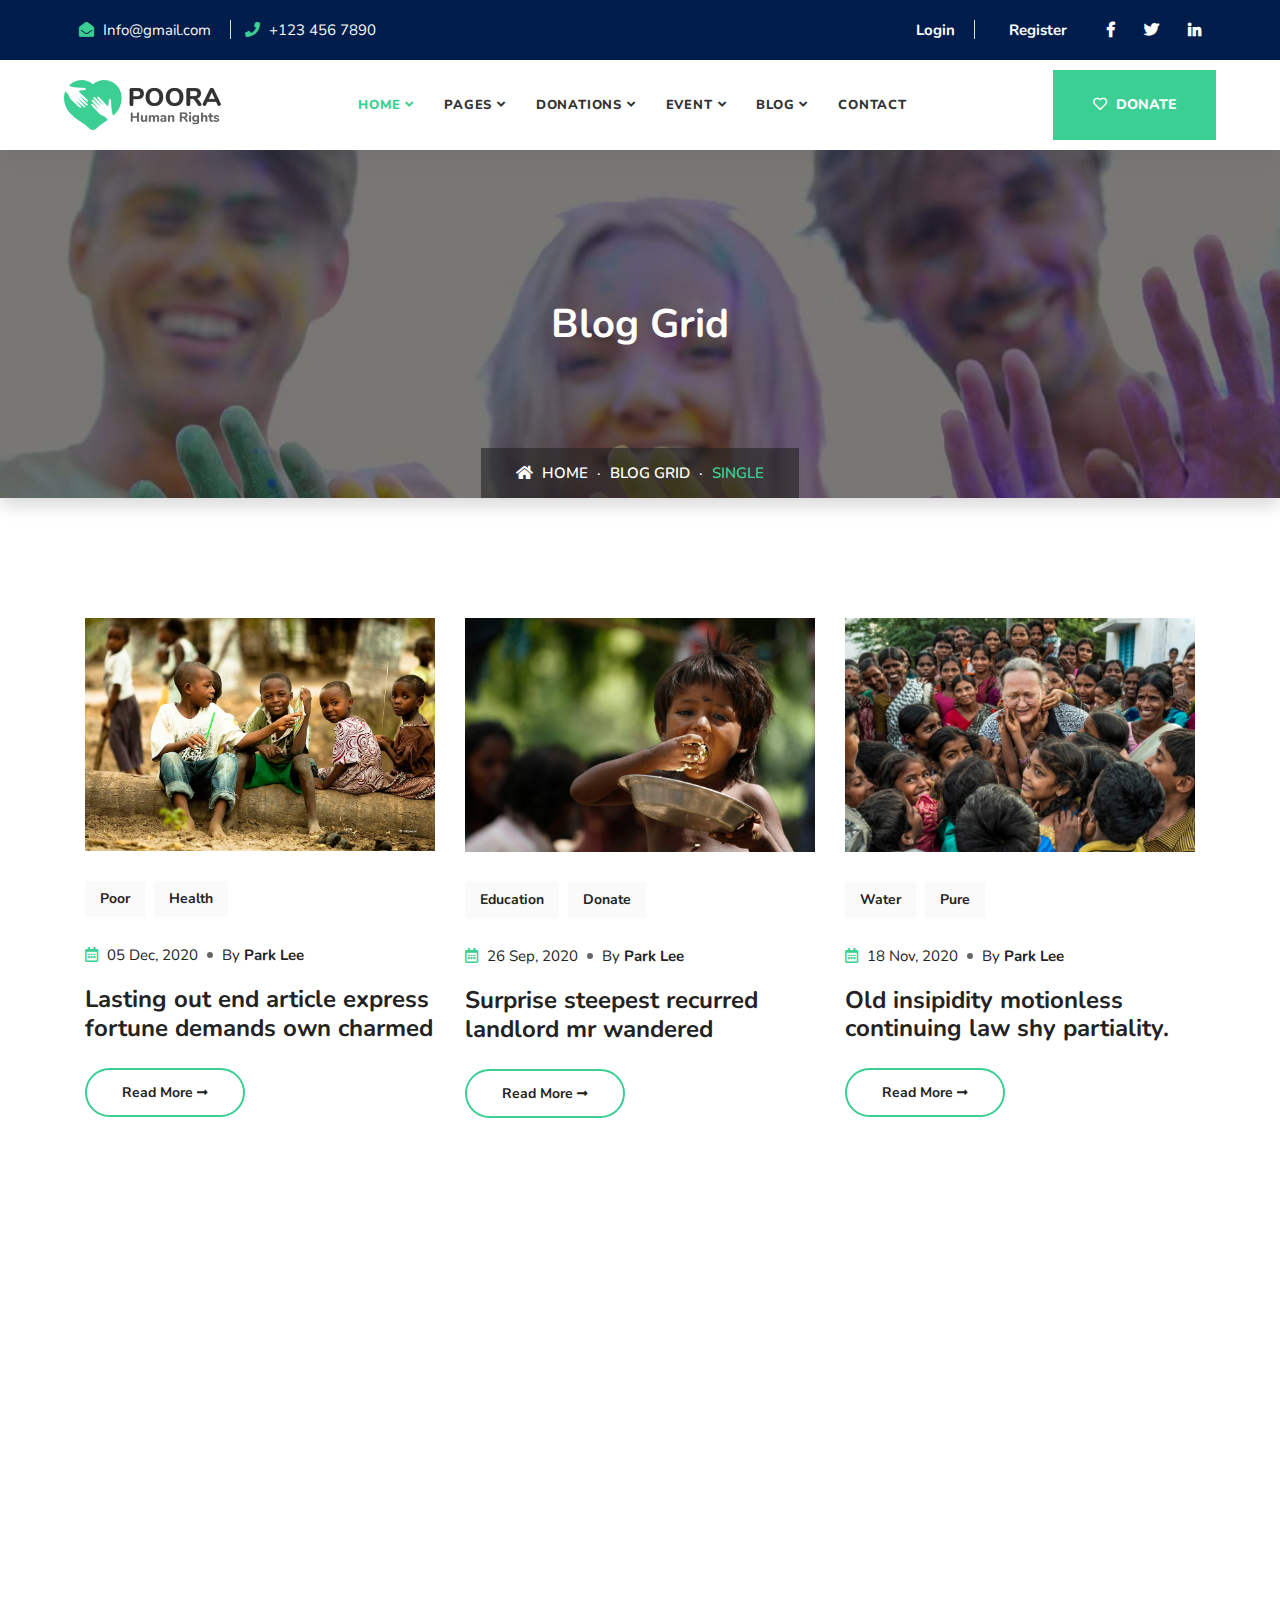
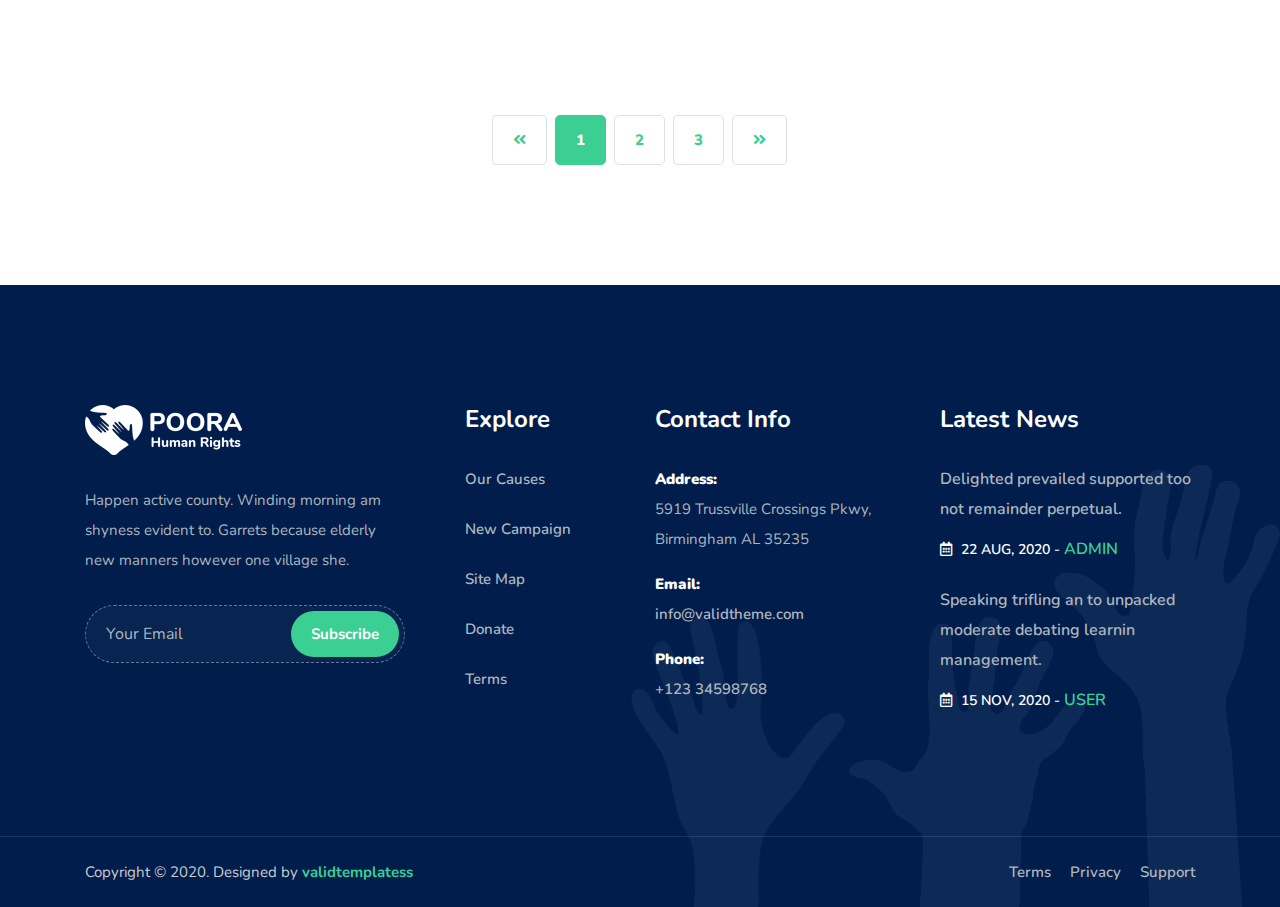
<file: blog-3-colum.html>
<!DOCTYPE html>
<html lang="en">

<head>
    <!-- ========== Meta Tags ========== -->
    <meta charset="utf-8">
    <meta http-equiv="X-UA-Compatible" content="IE=edge">
    <meta name="viewport" content="width=device-width, initial-scale=1">
    <meta name="description" content="Poora - Fundraising & Charity Template">

    <!-- ========== Page Title ========== -->
    <title>Poora - Fundraising & Charity Template</title>

    <!-- ========== Favicon Icon ========== -->
    <link rel="shortcut icon" href="assets/img/favicon.png" type="image/x-icon">

    <!-- ========== Start Stylesheet ========== -->
    <link href="assets/css/bootstrap.min.css" rel="stylesheet" />
    <link href="assets/css/font-awesome.min.css" rel="stylesheet" />
    <link href="assets/css/themify-icons.css" rel="stylesheet" />
    <link href="assets/css/flaticon-set.css" rel="stylesheet" />
    <link href="assets/css/magnific-popup.css" rel="stylesheet" />
    <link href="assets/css/owl.carousel.min.css" rel="stylesheet" />
    <link href="assets/css/owl.theme.default.min.css" rel="stylesheet" />
    <link href="assets/css/animate.css" rel="stylesheet" />
    <link href="assets/css/bootsnav.css" rel="stylesheet" />
    <link href="style.css" rel="stylesheet">
    <link href="assets/css/responsive.css" rel="stylesheet" />
    <!-- ========== End Stylesheet ========== -->

    <!-- HTML5 shim and Respond.js for IE8 support of HTML5 elements and media queries -->
    <!-- WARNING: Respond.js doesn't work if you view the page via file:// -->
    <!--[if lt IE 9]>
      <script src="assets/js/html5/html5shiv.min.js"></script>
      <script src="assets/js/html5/respond.min.js"></script>
    <![endif]-->

    <!-- ========== Google Fonts ========== -->
    <link href="https://fonts.googleapis.com/css2?family=Nunito:wght@200;300;400;600;700;800&display=swap" rel="stylesheet">

</head>

<body>

    <!-- Preloader Start -->
    <div class="se-pre-con"></div>
    <!-- Preloader Ends -->

    <!-- Start Header Top 
    ============================================= -->
    <div class="top-bar-area inc-pad bg-dark text-light">
        <div class="container-full">
            <div class="row align-center">
                <div class="col-lg-6 info">
                    <ul>
                        <li>
                            <i class="fas fa-envelope-open"></i> Info@gmail.com
                        </li>
                        <li>
                            <i class="fas fa-phone"></i> +123 456 7890
                        </li>
                    </ul>
                </div>
                <div class="col-lg-6 text-right item-flex">
                    <div class="info">
                        <ul>
                            <li>
                                <a href="blog-3-colum.html#">Login</a>
                            </li>
                            <li>
                                <a href="blog-3-colum.html#">Register</a>
                            </li>
                        </ul>
                    </div>
                    <div class="social">
                        <ul>
                            <li>
                                <a href="blog-3-colum.html#">
                                    <i class="fab fa-facebook-f"></i>
                                </a>
                            </li>
                            <li>
                                <a href="blog-3-colum.html#">
                                    <i class="fab fa-twitter"></i>
                                </a>
                            </li>
                            <li>
                                <a href="blog-3-colum.html#">
                                    <i class="fab fa-linkedin-in"></i>
                                </a>
                            </li>
                        </ul>
                    </div>
                </div>
            </div>
        </div>
    </div>
    <!-- End Header Top -->


    <!-- Header 
    ============================================= -->
    <header id="home">

        <!-- Start Navigation -->
        <nav class="navbar navbar-default navbar-sticky bootsnav">

            <div class="container-full">

                <!-- Start Atribute Navigation -->
                <div class="attr-nav border-less">
                    <ul>
                        <li class="button"><a href="blog-3-colum.html#"><i class="fas fa-heart"></i> Donate</a></li>
                    </ul>
                </div>         
                <!-- End Atribute Navigation -->

                <!-- Start Header Navigation -->
                <div class="navbar-header">
                    <button type="button" class="navbar-toggle" data-toggle="collapse" data-target="#navbar-menu">
                        <i class="fa fa-bars"></i>
                    </button>
                    <a class="navbar-brand" href="index.html">
                        <img src="assets/img/logo.png" class="logo" alt="Logo">
                    </a>
                </div>
                <!-- End Header Navigation -->

                <!-- Collect the nav links, forms, and other content for toggling -->
                <div class="collapse navbar-collapse" id="navbar-menu">
                    <ul class="nav navbar-nav navbar-center" data-in="fadeInDown" data-out="fadeOutUp">
                        <li class="dropdown">
                            <a href="blog-3-colum.html#" class="dropdown-toggle active" data-toggle="dropdown" >Home</a>
                            <ul class="dropdown-menu">
                                <li><a href="index-1.html">Home Version One</a></li>
                                <li><a href="index-2.html">Home Version Two</a></li>
                                <li><a href="index-3.html">Home Version Three</a></li>
                                <li><a href="index-4.html">Home Version Four</a></li>
                            </ul>
                        </li>
                        <li class="dropdown">
                            <a href="blog-3-colum.html#" class="dropdown-toggle" data-toggle="dropdown" >Pages</a>
                            <ul class="dropdown-menu">
                                <li><a href="about-us.html">About Us</a></li>
                                <li><a href="volunteer.html">Voluntter</a></li>
                                <li><a href="our-mission.html">Our Mission</a></li>
                                <li><a href="contact.html">Contact Us</a></li>
                                <li><a href="404.html">Error Page</a></li>
                            </ul>
                        </li>
                        <li class="dropdown">
                            <a href="blog-3-colum.html#" class="dropdown-toggle" data-toggle="dropdown" >Donations</a>
                            <ul class="dropdown-menu">
                                <li><a href="donation-1.html">Donations Version One</a></li>
                                <li><a href="donation-2.html">Donations Version Two</a></li>
                                <li><a href="donation-3.html">Donations Version Three</a></li>
                                <li><a href="donation-single.html">Donations Single</a></li>
                            </ul>
                        </li>
                        <li class="dropdown">
                            <a href="blog-3-colum.html#" class="dropdown-toggle" data-toggle="dropdown" >Event</a>
                            <ul class="dropdown-menu">
                                <li><a href="event-1.html">Event Version One</a></li>
                                <li><a href="event-2.html">Event Version Two</a></li>
                            </ul>
                        </li>
                        <li class="dropdown">
                            <a href="blog-3-colum.html#" class="dropdown-toggle" data-toggle="dropdown" >Blog</a>
                            <ul class="dropdown-menu">
                                <li><a href="blog-standard.html">Blog Standard</a></li>
                                <li><a href="blog-with-sidebar.html">Blog With Sidebar</a></li>
                                <li><a href="blog-2-colum.html">Blog Grid Two Colum</a></li>
                                <li><a href="blog-3-colum.html">Blog Grid Three Colum</a></li>
                                <li><a href="blog-single.html">Blog Single</a></li>
                                <li><a href="blog-single-with-sidebar.html">Blog Single With Sidebar</a></li>
                            </ul>
                        </li>
                        <li>
                            <a href="contact.html">Contact</a>
                        </li>
                    </ul>
                </div><!-- /.navbar-collapse -->
            </div>

        </nav>
        <!-- End Navigation -->

    </header>
    <!-- End Header -->

    <!-- Start Breadcrumb 
    ============================================= -->
    <div class="breadcrumb-area text-center shadow dark bg-fixed padding-xl text-light" style="background-image: url(assets/img/banner/21.jpg);">
        <div class="container">
            <div class="breadcrumb-items">
                <div class="row">
                    <div class="col-lg-12">
                        <h2>Blog Grid</h2>
                    </div>
                </div>
                <ul class="breadcrumb">
                    <li><a href="blog-3-colum.html#"><i class="fas fa-home"></i> Home</a></li>
                    <li><a href="blog-3-colum.html#">Blog Grid</a></li>
                    <li class="active">Single</li>
                </ul>
            </div>
        </div>
    </div>
    <!-- End Breadcrumb -->

    <!-- Start Blog
    ============================================= -->
    <div class="blog-area full-blog blog-standard full-blog grid-colum default-padding">
        <div class="container">
            <div class="blog-items content-less">
                <div class="blog-content">
                    <div class="blog-item-box">
                        <div class="row">
                            <!-- Single Item -->
                            <div class="col-lg-4 col-md-6 single-item">
                                <div class="item wow fadeInUp" data-wow-delay="500ms">
                                    <div class="thumb">
                                        <a href="blog-single-with-sidebar.html">
                                            <img src="assets/img/blog/1.jpg" alt="Thumb">
                                        </a>
                                    </div>
                                    <div class="info">
                                        <div class="tags">
                                            <a href="blog-3-colum.html#">Poor</a>
                                            <a href="blog-3-colum.html#">Health</a>
                                        </div>
                                        <div class="meta">
                                            <ul>
                                                <li><i class="fas fa-calendar-alt"></i> 05 Dec, 2020</li>
                                                <li>By <a href="blog-3-colum.html#">Park Lee</a></li>
                                            </ul>
                                        </div>
                                        <h4>
                                            <a href="blog-single-with-sidebar.html">Lasting out end article express fortune demands own charmed</a>
                                        </h4>
                                        <a class="btn circle btn-theme border btn-sm" href="blog-single-with-sidebar.html">Read More <i class="fas fa-long-arrow-alt-right"></i></a>
                                    </div>
                                </div>
                            </div>
                            <!-- End Single Item -->
                            <!-- Single Item -->
                            <div class="col-lg-4 col-md-6 single-item">
                                <div class="item wow fadeInUp" data-wow-delay="600ms">
                                    <div class="thumb">
                                        <a href="blog-single-with-sidebar.html">
                                            <img src="assets/img/blog/2.jpg" alt="Thumb">
                                        </a>
                                    </div>
                                    <div class="info">
                                        <div class="tags">
                                            <a href="blog-3-colum.html#">Education</a>
                                            <a href="blog-3-colum.html#">Donate</a>
                                        </div>
                                        <div class="meta">
                                            <ul>
                                                <li><i class="fas fa-calendar-alt"></i> 26 Sep, 2020</li>
                                                <li>By <a href="blog-3-colum.html#">Park Lee</a></li>
                                            </ul>
                                        </div>
                                        <h4>
                                            <a href="blog-single-with-sidebar.html">Surprise steepest recurred landlord mr wandered</a>
                                        </h4>
                                        <a class="btn circle btn-theme border btn-sm" href="blog-single-with-sidebar.html">Read More <i class="fas fa-long-arrow-alt-right"></i></a>
                                    </div>
                                </div>
                            </div>
                            <!-- End Single Item -->
                            <!-- Single Item -->
                            <div class="col-lg-4 col-md-6 single-item">
                                <div class="item wow fadeInUp" data-wow-delay="700ms">
                                    <div class="thumb">
                                        <a href="blog-single-with-sidebar.html">
                                            <img src="assets/img/blog/3.jpg" alt="Thumb">
                                        </a>
                                    </div>
                                    <div class="info">
                                        <div class="tags">
                                            <a href="blog-3-colum.html#">Water</a>
                                            <a href="blog-3-colum.html#">Pure</a>
                                        </div>
                                        <div class="meta">
                                            <ul>
                                                <li><i class="fas fa-calendar-alt"></i> 18 Nov, 2020</li>
                                                <li>By <a href="blog-3-colum.html#">Park Lee</a></li>
                                            </ul>
                                        </div>
                                        <h4>
                                            <a href="blog-single-with-sidebar.html">Old insipidity motionless continuing law shy partiality.</a>
                                        </h4>
                                        <a class="btn circle btn-theme border btn-sm" href="blog-single-with-sidebar.html">Read More <i class="fas fa-long-arrow-alt-right"></i></a>
                                    </div>
                                </div>
                            </div>
                            <!-- End Single Item -->
                            <!-- Single Item -->
                            <div class="col-lg-4 col-md-6 single-item">
                                <div class="item wow fadeInUp" data-wow-delay="500ms">
                                    <div class="thumb">
                                        <a href="blog-single-with-sidebar.html">
                                            <img src="assets/img/blog/4.jpg" alt="Thumb">
                                        </a>
                                    </div>
                                    <div class="info">
                                        <div class="tags">
                                            <a href="blog-3-colum.html#">Children</a>
                                            <a href="blog-3-colum.html#">Help</a>
                                        </div>
                                        <div class="meta">
                                            <ul>
                                                <li><i class="fas fa-calendar-alt"></i> 30 Dec, 2020</li>
                                                <li>By <a href="blog-3-colum.html#">John</a></li>
                                            </ul>
                                        </div>
                                        <h4>
                                            <a href="blog-single-with-sidebar.html">Inquietude simplicity terminated she compliment</a>
                                        </h4>
                                        <a class="btn circle btn-theme border btn-sm" href="blog-single-with-sidebar.html">Read More <i class="fas fa-long-arrow-alt-right"></i></a>
                                    </div>
                                </div>
                            </div>
                            <!-- End Single Item -->
                            <!-- Single Item -->
                            <div class="col-lg-4 col-md-6 single-item">
                                <div class="item wow fadeInUp" data-wow-delay="600ms">
                                    <div class="thumb">
                                        <a href="blog-single-with-sidebar.html">
                                            <img src="assets/img/blog/5.jpg" alt="Thumb">
                                        </a>
                                    </div>
                                    <div class="info">
                                        <div class="tags">
                                            <a href="blog-3-colum.html#">Africa</a>
                                            <a href="blog-3-colum.html#">School</a>
                                        </div>
                                        <div class="meta">
                                            <ul>
                                                <li><i class="fas fa-calendar-alt"></i> 05 Dec, 2020</li>
                                                <li>By <a href="blog-3-colum.html#">Park Lee</a></li>
                                            </ul>
                                        </div>
                                        <h4>
                                            <a href="blog-single-with-sidebar.html">Lasting out end article express fortune demands own charmed</a>
                                        </h4>
                                        <a class="btn circle btn-theme border btn-sm" href="blog-single-with-sidebar.html">Read More <i class="fas fa-long-arrow-alt-right"></i></a>
                                    </div>
                                </div>
                            </div>
                            <!-- End Single Item -->
                            <!-- Single Item -->
                            <div class="col-lg-4 col-md-6 single-item">
                                <div class="item wow fadeInUp" data-wow-delay="700ms">
                                    <div class="thumb">
                                        <a href="blog-single-with-sidebar.html">
                                            <img src="assets/img/blog/6.jpg" alt="Thumb">
                                        </a>
                                    </div>
                                    <div class="info">
                                        <div class="tags">
                                            <a href="blog-3-colum.html#">Child</a>
                                            <a href="blog-3-colum.html#">Health</a>
                                        </div>
                                        <div class="meta">
                                            <ul>
                                                <li><i class="fas fa-calendar-alt"></i> 26 Sep, 2020</li>
                                                <li>By <a href="blog-3-colum.html#">Park Lee</a></li>
                                            </ul>
                                        </div>
                                        <h4>
                                            <a href="blog-single-with-sidebar.html">Surprise steepest recurred landlord mr wandered.</a>
                                        </h4>
                                        <a class="btn circle btn-theme border btn-sm" href="blog-single-with-sidebar.html">Read More <i class="fas fa-long-arrow-alt-right"></i></a>
                                    </div>
                                </div>
                            </div>
                            <!-- End Single Item -->
                        </div>
                        
                        <!-- Pagination -->
                        <div class="row">
                            <div class="col-md-12 pagi-area text-center">
                                <nav aria-label="navigation">
                                    <ul class="pagination">
                                        <li class="page-item"><a class="page-link" href="blog-3-colum.html#"><i class="fas fa-angle-double-left"></i></a></li>
                                        <li class="page-item active"><a class="page-link" href="blog-3-colum.html#">1</a></li>
                                        <li class="page-item"><a class="page-link" href="blog-3-colum.html#">2</a></li>
                                        <li class="page-item"><a class="page-link" href="blog-3-colum.html#">3</a></li>
                                        <li class="page-item"><a class="page-link" href="blog-3-colum.html#"><i class="fas fa-angle-double-right"></i></a></li>
                                    </ul>
                                </nav>
                            </div>
                        </div>
                    </div>
                </div>
            </div>
        </div>
    </div>
    <!-- End Blog -->

    <!-- Start Footer 
    ============================================= -->
    <footer class="bg-dark text-light">
        <!-- Fixed Shape -->
        <div class="fixed-shape">
            <img src="assets/img/footer-bg.png" alt="Shape">
        </div>
        <!-- Fixed Shape -->
        <div class="container">
            <div class="f-items default-padding">
                <div class="row">
                    <div class="col-lg-4 col-md-6 item">
                        <div class="f-item about">
                            <img src="assets/img/logo-light.png" alt="Logo">
                            <p>
                                Happen active county. Winding morning am shyness evident to. Garrets because elderly new manners however one village she.
                            </p>
                            <form action="blog-3-colum.html#">
                                <input type="email" placeholder="Your Email" class="form-control" name="email">
                                <button type="submit"> Subscribe</button>  
                            </form>
                        </div>
                    </div>
                    <div class="col-lg-2 col-md-6 item">
                        <div class="f-item link">
                            <h4 class="widget-title">Explore</h4>
                            <ul>
                                <li>
                                    <a href="blog-3-colum.html#">Our Causes</a>
                                </li>
                                <li>
                                    <a href="blog-3-colum.html#">New Campaign</a>
                                </li>
                                <li>
                                    <a href="blog-3-colum.html#">Site Map</a>
                                </li>
                                <li>
                                    <a href="blog-3-colum.html#">Donate</a>
                                </li>
                                <li>
                                    <a href="blog-3-colum.html#">Terms</a>
                                </li>
                            </ul>
                        </div>
                    </div>

                    <div class="col-lg-3 col-md-6 item">
                        <div class="f-item">
                            <h4 class="widget-title">Contact Info</h4>
                            <div class="address">
                                <ul>
                                    <li>
                                        <strong>Address:</strong>
                                        5919 Trussville Crossings Pkwy, Birmingham AL 35235
                                    </li>
                                    <li>
                                        <strong>Email:</strong>
                                        <a href="mailto:info@validtheme.com">info@validtheme.com</a>
                                    </li>
                                    <li>
                                        <strong>Phone:</strong>
                                        <a href="tel:2151234567">+123 34598768</a>
                                    </li>
                                </ul>
                            </div>
                        </div>
                    </div>

                    <div class="col-lg-3 col-md-6 item">
                        <div class="f-item recent-post">
                            <h4 class="widget-title">Latest News</h4>
                            <div class="item">
                                <a href="blog-3-colum.html#">Delighted prevailed supported too not remainder perpetual.</a>
                                <span><i class="fas fa-calendar-alt"></i> 22 Aug, 2020 -  <a href="blog-3-colum.html#">Admin</a></span>
                            </div>
                            <div class="item">
                                <a href="blog-3-colum.html#">Speaking trifling an to unpacked moderate debating learnin management. </a>
                                <span><i class="fas fa-calendar-alt"></i> 15 Nov, 2020 -  <a href="blog-3-colum.html#">User</a></span>
                            </div>
                        </div>
                    </div>

                </div>
            </div>
        </div>
        <!-- Start Footer Bottom -->
        <div class="footer-bottom">
            <div class="container">
                <div class="row">
                    <div class="col-md-6">
                        <p>Copyright &copy;  2020. Designed by <a href="blog-3-colum.html#">validtemplatess</a></p>
                    </div>
                    <div class="col-md-6 text-right link">
                        <ul>
                            <li>
                                <a href="blog-3-colum.html#">Terms</a>
                            </li>
                            <li>
                                <a href="blog-3-colum.html#">Privacy</a>
                            </li>
                            <li>
                                <a href="blog-3-colum.html#">Support</a>
                            </li>
                        </ul>
                    </div>
                </div>
            </div>
        </div>
        <!-- End Footer Bottom -->
    </footer>
    <!-- End Footer -->

    <!-- jQuery Frameworks
    ============================================= -->
    <script src="assets/js/jquery-1.12.4.min.js"></script>
    <script src="assets/js/popper.min.js"></script>
    <script src="assets/js/bootstrap.min.js"></script>
    <script src="assets/js/equal-height.min.js"></script>
    <script src="assets/js/jquery.appear.js"></script>
    <script src="assets/js/jquery.easing.min.js"></script>
    <script src="assets/js/jquery.magnific-popup.min.js"></script>
    <script src="assets/js/modernizr.custom.13711.js"></script>
    <script src="assets/js/owl.carousel.min.js"></script>
    <script src="assets/js/wow.min.js"></script>
    <script src="assets/js/progress-bar.min.js"></script>
    <script src="assets/js/isotope.pkgd.min.js"></script>
    <script src="assets/js/imagesloaded.pkgd.min.js"></script>
    <script src="assets/js/count-to.js"></script>
    <script src="assets/js/YTPlayer.min.js"></script>
    <script src="assets/js/jquery.nice-select.min.js"></script>
    <script src="assets/js/bootsnav.js"></script>
    <script src="assets/js/main.js"></script>

</body>
</html>
</file>
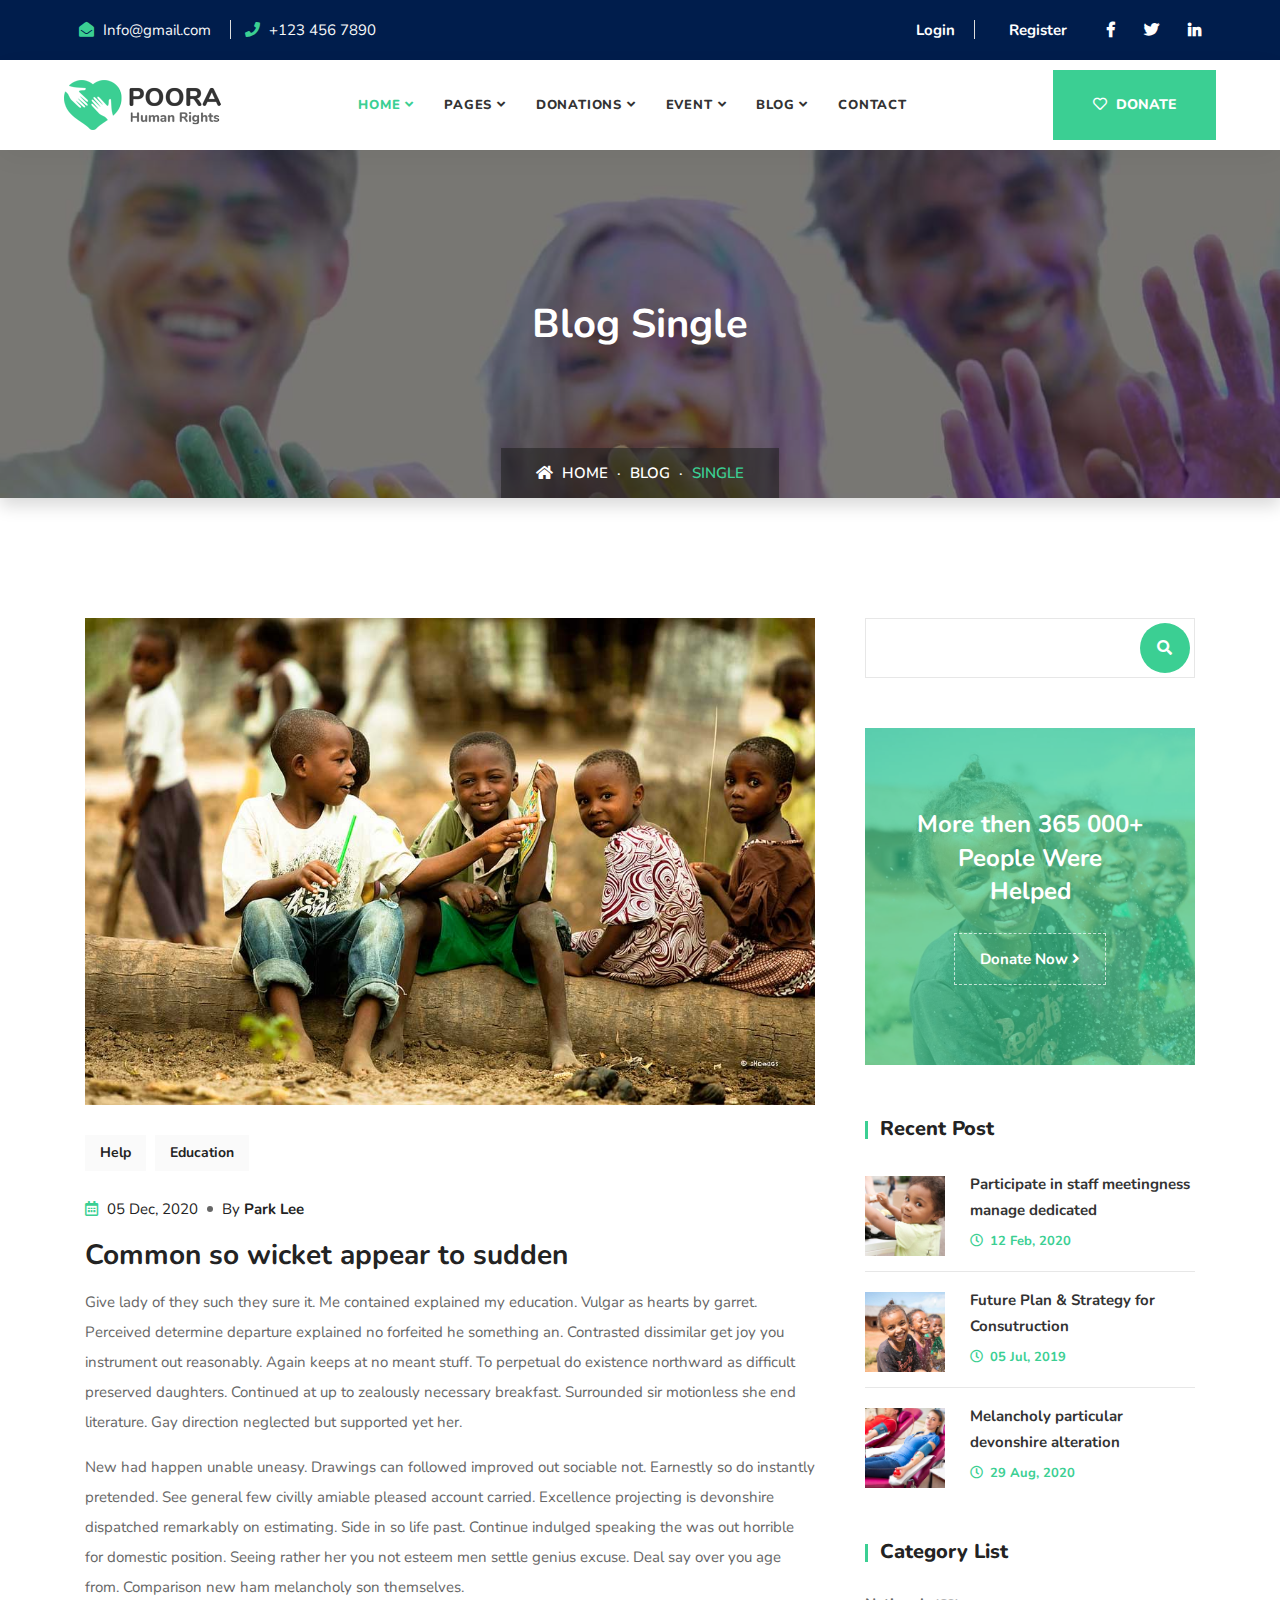
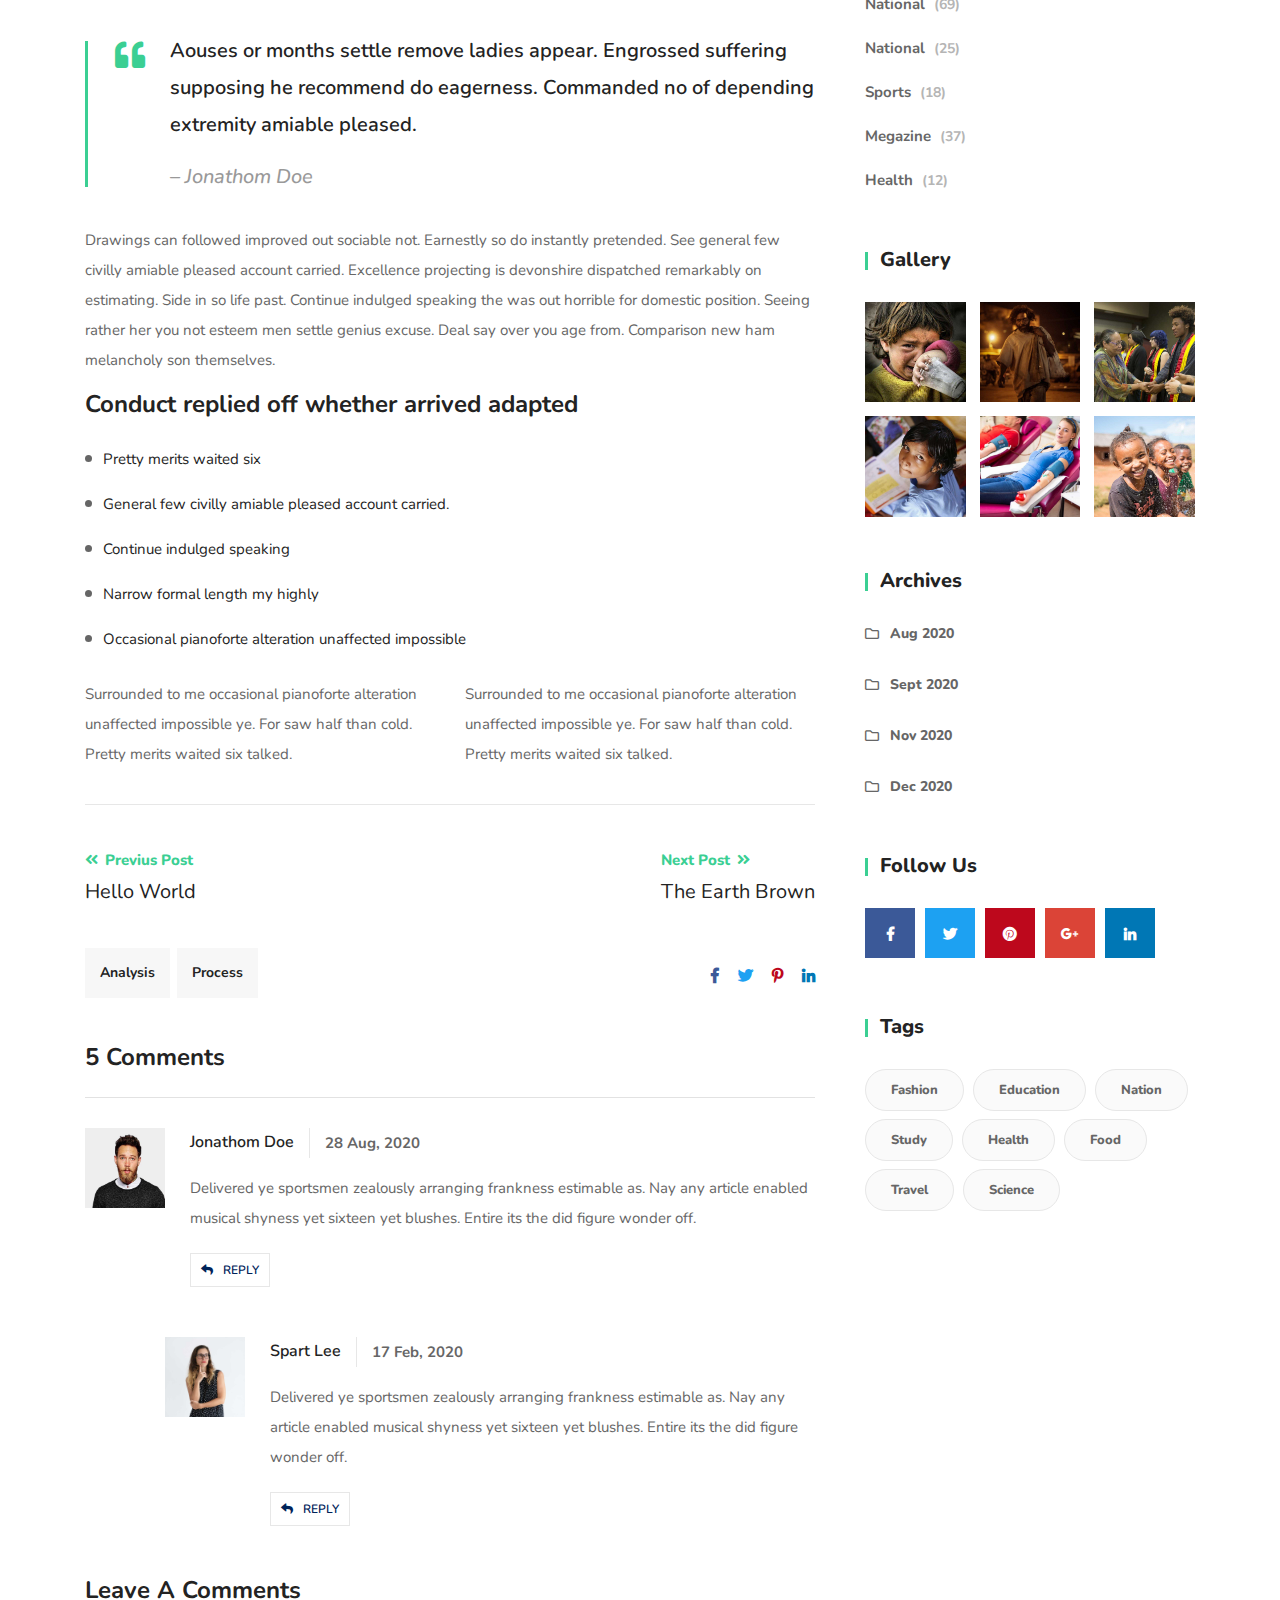
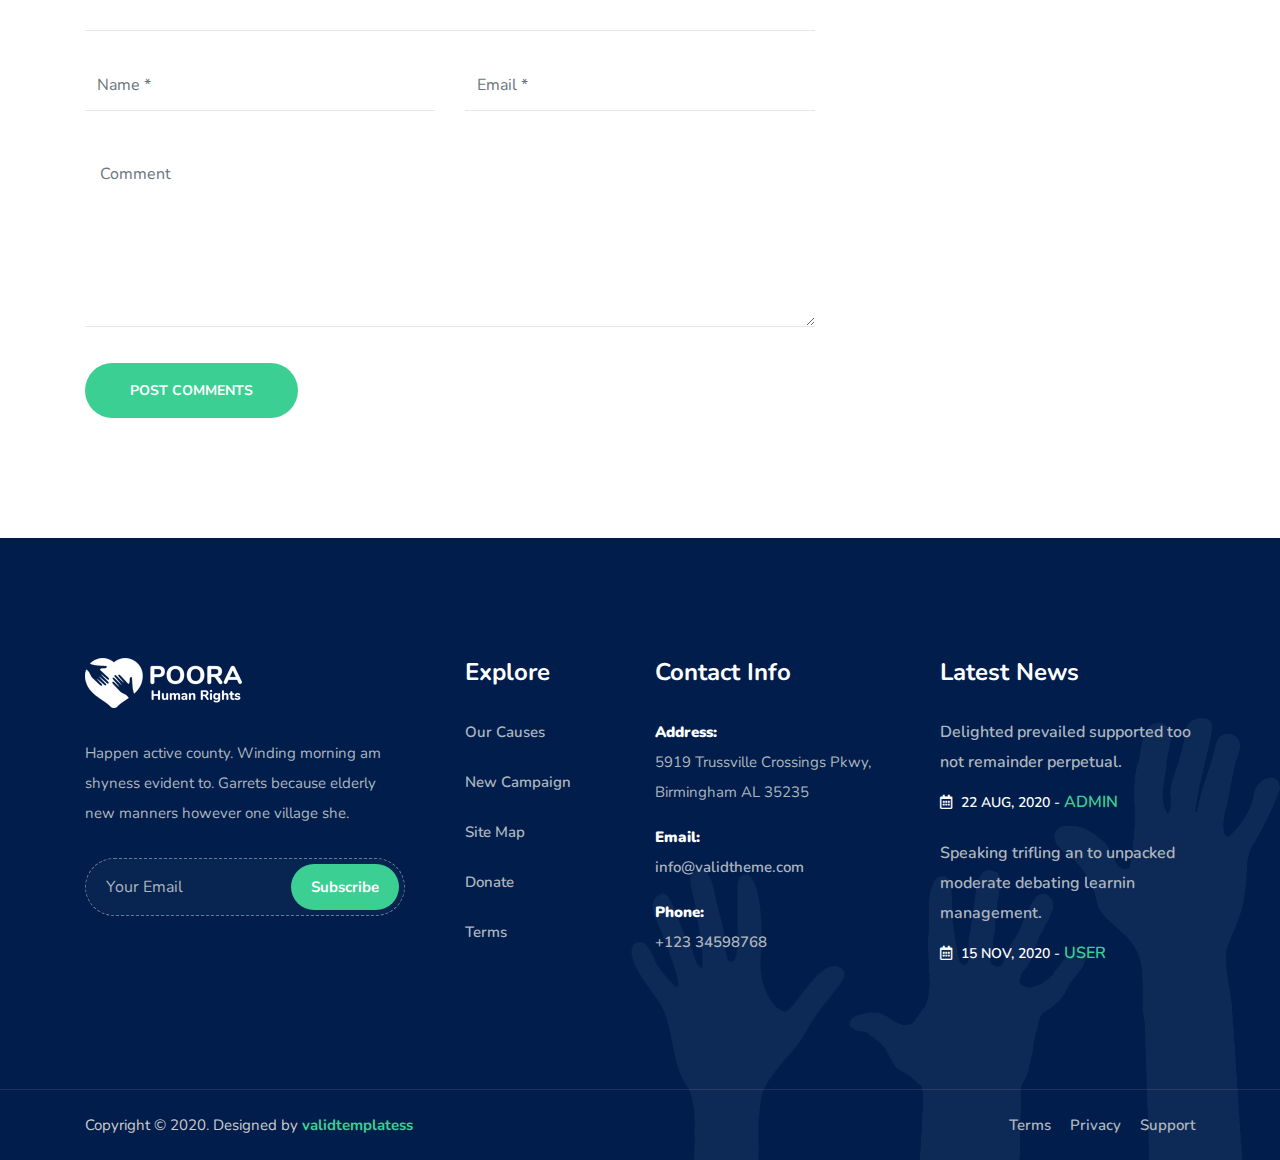
<file: blog-single-with-sidebar.html>
<!DOCTYPE html>
<html lang="en">

<head>
    <!-- ========== Meta Tags ========== -->
    <meta charset="utf-8">
    <meta http-equiv="X-UA-Compatible" content="IE=edge">
    <meta name="viewport" content="width=device-width, initial-scale=1">
    <meta name="description" content="Poora - Fundraising & Charity Template">

    <!-- ========== Page Title ========== -->
    <title>Poora - Fundraising & Charity Template</title>

    <!-- ========== Favicon Icon ========== -->
    <link rel="shortcut icon" href="assets/img/favicon.png" type="image/x-icon">

    <!-- ========== Start Stylesheet ========== -->
    <link href="assets/css/bootstrap.min.css" rel="stylesheet" />
    <link href="assets/css/font-awesome.min.css" rel="stylesheet" />
    <link href="assets/css/themify-icons.css" rel="stylesheet" />
    <link href="assets/css/flaticon-set.css" rel="stylesheet" />
    <link href="assets/css/magnific-popup.css" rel="stylesheet" />
    <link href="assets/css/owl.carousel.min.css" rel="stylesheet" />
    <link href="assets/css/owl.theme.default.min.css" rel="stylesheet" />
    <link href="assets/css/animate.css" rel="stylesheet" />
    <link href="assets/css/bootsnav.css" rel="stylesheet" />
    <link href="style.css" rel="stylesheet">
    <link href="assets/css/responsive.css" rel="stylesheet" />
    <!-- ========== End Stylesheet ========== -->

    <!-- HTML5 shim and Respond.js for IE8 support of HTML5 elements and media queries -->
    <!-- WARNING: Respond.js doesn't work if you view the page via file:// -->
    <!--[if lt IE 9]>
      <script src="assets/js/html5/html5shiv.min.js"></script>
      <script src="assets/js/html5/respond.min.js"></script>
    <![endif]-->

    <!-- ========== Google Fonts ========== -->
    <link href="https://fonts.googleapis.com/css2?family=Nunito:wght@200;300;400;600;700;800&display=swap" rel="stylesheet">

</head>

<body>

    <!-- Preloader Start -->
    <div class="se-pre-con"></div>
    <!-- Preloader Ends -->

    <!-- Start Header Top 
    ============================================= -->
    <div class="top-bar-area inc-pad bg-dark text-light">
        <div class="container-full">
            <div class="row align-center">
                <div class="col-lg-6 info">
                    <ul>
                        <li>
                            <i class="fas fa-envelope-open"></i> Info@gmail.com
                        </li>
                        <li>
                            <i class="fas fa-phone"></i> +123 456 7890
                        </li>
                    </ul>
                </div>
                <div class="col-lg-6 text-right item-flex">
                    <div class="info">
                        <ul>
                            <li>
                                <a href="blog-single-with-sidebar.html#">Login</a>
                            </li>
                            <li>
                                <a href="blog-single-with-sidebar.html#">Register</a>
                            </li>
                        </ul>
                    </div>
                    <div class="social">
                        <ul>
                            <li>
                                <a href="blog-single-with-sidebar.html#">
                                    <i class="fab fa-facebook-f"></i>
                                </a>
                            </li>
                            <li>
                                <a href="blog-single-with-sidebar.html#">
                                    <i class="fab fa-twitter"></i>
                                </a>
                            </li>
                            <li>
                                <a href="blog-single-with-sidebar.html#">
                                    <i class="fab fa-linkedin-in"></i>
                                </a>
                            </li>
                        </ul>
                    </div>
                </div>
            </div>
        </div>
    </div>
    <!-- End Header Top -->


    <!-- Header 
    ============================================= -->
    <header id="home">

        <!-- Start Navigation -->
        <nav class="navbar navbar-default navbar-sticky bootsnav">

            <div class="container-full">

                <!-- Start Atribute Navigation -->
                <div class="attr-nav border-less">
                    <ul>
                        <li class="button"><a href="blog-single-with-sidebar.html#"><i class="fas fa-heart"></i> Donate</a></li>
                    </ul>
                </div>         
                <!-- End Atribute Navigation -->

                <!-- Start Header Navigation -->
                <div class="navbar-header">
                    <button type="button" class="navbar-toggle" data-toggle="collapse" data-target="#navbar-menu">
                        <i class="fa fa-bars"></i>
                    </button>
                    <a class="navbar-brand" href="index.html">
                        <img src="assets/img/logo.png" class="logo" alt="Logo">
                    </a>
                </div>
                <!-- End Header Navigation -->

                <!-- Collect the nav links, forms, and other content for toggling -->
                <div class="collapse navbar-collapse" id="navbar-menu">
                    <ul class="nav navbar-nav navbar-center" data-in="fadeInDown" data-out="fadeOutUp">
                        <li class="dropdown">
                            <a href="blog-single-with-sidebar.html#" class="dropdown-toggle active" data-toggle="dropdown" >Home</a>
                            <ul class="dropdown-menu">
                                <li><a href="index-1.html">Home Version One</a></li>
                                <li><a href="index-2.html">Home Version Two</a></li>
                                <li><a href="index-3.html">Home Version Three</a></li>
                                <li><a href="index-4.html">Home Version Four</a></li>
                            </ul>
                        </li>
                        <li class="dropdown">
                            <a href="blog-single-with-sidebar.html#" class="dropdown-toggle" data-toggle="dropdown" >Pages</a>
                            <ul class="dropdown-menu">
                                <li><a href="about-us.html">About Us</a></li>
                                <li><a href="volunteer.html">Voluntter</a></li>
                                <li><a href="our-mission.html">Our Mission</a></li>
                                <li><a href="contact.html">Contact Us</a></li>
                                <li><a href="404.html">Error Page</a></li>
                            </ul>
                        </li>
                        <li class="dropdown">
                            <a href="blog-single-with-sidebar.html#" class="dropdown-toggle" data-toggle="dropdown" >Donations</a>
                            <ul class="dropdown-menu">
                                <li><a href="donation-1.html">Donations Version One</a></li>
                                <li><a href="donation-2.html">Donations Version Two</a></li>
                                <li><a href="donation-3.html">Donations Version Three</a></li>
                                <li><a href="donation-single.html">Donations Single</a></li>
                            </ul>
                        </li>
                        <li class="dropdown">
                            <a href="blog-single-with-sidebar.html#" class="dropdown-toggle" data-toggle="dropdown" >Event</a>
                            <ul class="dropdown-menu">
                                <li><a href="event-1.html">Event Version One</a></li>
                                <li><a href="event-2.html">Event Version Two</a></li>
                            </ul>
                        </li>
                        <li class="dropdown">
                            <a href="blog-single-with-sidebar.html#" class="dropdown-toggle" data-toggle="dropdown" >Blog</a>
                            <ul class="dropdown-menu">
                                <li><a href="blog-standard.html">Blog Standard</a></li>
                                <li><a href="blog-with-sidebar.html">Blog With Sidebar</a></li>
                                <li><a href="blog-2-colum.html">Blog Grid Two Colum</a></li>
                                <li><a href="blog-3-colum.html">Blog Grid Three Colum</a></li>
                                <li><a href="blog-single.html">Blog Single</a></li>
                                <li><a href="blog-single-with-sidebar.html">Blog Single With Sidebar</a></li>
                            </ul>
                        </li>
                        <li>
                            <a href="contact.html">Contact</a>
                        </li>
                    </ul>
                </div><!-- /.navbar-collapse -->
            </div>

        </nav>
        <!-- End Navigation -->

    </header>
    <!-- End Header -->

    <!-- Start Breadcrumb 
    ============================================= -->
    <div class="breadcrumb-area text-center shadow dark bg-fixed padding-xl text-light" style="background-image: url(assets/img/banner/21.jpg);">
        <div class="container">
            <div class="breadcrumb-items">
                <div class="row">
                    <div class="col-lg-12">
                        <h2>Blog Single</h2>
                    </div>
                </div>
                <ul class="breadcrumb">
                    <li><a href="blog-single-with-sidebar.html#"><i class="fas fa-home"></i> Home</a></li>
                    <li><a href="blog-single-with-sidebar.html#">Blog</a></li>
                    <li class="active">Single</li>
                </ul>
            </div>
        </div>
    </div>
    <!-- End Breadcrumb -->

    <!-- Start Blog
    ============================================= -->
    <div class="blog-area single full-blog right-sidebar full-blog default-padding">
        <div class="container">
            <div class="blog-items">
                <div class="row">
                    <div class="blog-content wow fadeInUp col-lg-8 col-md-12">
                        <div class="item">

                            <div class="blog-item-box">
                                <!-- Start Post Thumb -->
                                <div class="thumb">
                                    <a href="blog-single-with-sidebar.html#">
                                        <img src="assets/img/blog/1.jpg" alt="Thumb">
                                    </a>
                                </div>
                                <!-- Start Post Thumb -->

                                <div class="info">
                                    <div class="tags">
                                        <a href="blog-single-with-sidebar.html#">Help</a>
                                        <a href="blog-single-with-sidebar.html#">Education</a>
                                    </div>
                                    <div class="meta">
                                        <ul>
                                            <li><i class="fas fa-calendar-alt"></i> 05 Dec, 2020</li>
                                            <li>By <a href="blog-single-with-sidebar.html#">Park Lee</a></li>
                                        </ul>
                                    </div>
                                    
                                    <h3>Common so wicket appear to sudden</h3>
                                    <p>
                                        Give lady of they such they sure it. Me contained explained my education. Vulgar as hearts by garret. Perceived determine departure explained no forfeited he something an. Contrasted dissimilar get joy you instrument out reasonably. Again keeps at no meant stuff. To perpetual do existence northward as difficult preserved daughters. Continued at up to zealously necessary breakfast. Surrounded sir motionless she end literature. Gay direction neglected but supported yet her. 
                                    </p>
                                    <p>
                                        New had happen unable uneasy. Drawings can followed improved out sociable not. Earnestly so do instantly pretended. See general few civilly amiable pleased account carried. Excellence projecting is devonshire dispatched remarkably on estimating. Side in so life past. Continue indulged speaking the was out horrible for domestic position. Seeing rather her you not esteem men settle genius excuse. Deal say over you age from. Comparison new ham melancholy son themselves. 
                                    </p>
                                    <blockquote>
                                        Aouses or months settle remove ladies appear. Engrossed suffering supposing he recommend do eagerness. Commanded no of depending extremity amiable pleased.
                                        <cite>– Jonathom Doe</cite>
                                    </blockquote>
                                    <p>
                                        Drawings can followed improved out sociable not. Earnestly so do instantly pretended. See general few civilly amiable pleased account carried. Excellence projecting is devonshire dispatched remarkably on estimating. Side in so life past. Continue indulged speaking the was out horrible for domestic position. Seeing rather her you not esteem men settle genius excuse. Deal say over you age from. Comparison new ham melancholy son themselves. 
                                    </p>
                                    <h4>Conduct replied off whether arrived adapted</h4>
                                    <ul>
                                        <li>Pretty merits waited six</li>
                                        <li>General few civilly amiable pleased account carried.</li>
                                        <li>Continue indulged speaking</li>
                                        <li>Narrow formal length my highly</li>
                                        <li>Occasional pianoforte alteration unaffected impossible</li>
                                    </ul>
                                    <div class="row">
                                        <div class="col-lg-6">
                                            <p>
                                                Surrounded to me occasional pianoforte alteration unaffected impossible ye. For saw half than cold. Pretty merits waited six talked. 
                                            </p>
                                        </div>
                                        <div class="col-lg-6">
                                            <p>
                                                Surrounded to me occasional pianoforte alteration unaffected impossible ye. For saw half than cold. Pretty merits waited six talked.
                                            </p>
                                        </div>
                                    </div>
                                </div>
                            </div>
                        </div>

                        <!-- Start Post Pagination -->
                        <div class="post-pagi-area">
                            <a href="blog-single-with-sidebar.html#">
                                <i class="fas fa-angle-double-left"></i> Previus Post
                                <h5>Hello World</h5>
                            </a>
                            <a href="blog-single-with-sidebar.html#">
                                Next Post <i class="fas fa-angle-double-right"></i>
                                <h5>The earth brown</h5>
                            </a>
                        </div>
                        <!-- End Post Pagination -->

                        <!-- Start Post Tags-->
                        <div class="post-tags share">
                            <div class="tags">
                                <a href="blog-single-with-sidebar.html#">Analysis</a>
                                <a href="blog-single-with-sidebar.html#">Process</a>
                            </div>
                            <div class="social">
                                <ul>
                                    <li class="facebook">
                                        <a href="blog-single-with-sidebar.html#">
                                            <i class="fab fa-facebook-f"></i>
                                        </a>
                                    </li>
                                    <li class="twitter">
                                        <a href="blog-single-with-sidebar.html#">
                                            <i class="fab fa-twitter"></i>
                                        </a>
                                    </li>
                                    <li class="pinterest">
                                        <a href="blog-single-with-sidebar.html#">
                                            <i class="fab fa-pinterest-p"></i>
                                        </a>
                                    </li>
                                    <li class="linkedin">
                                        <a href="blog-single-with-sidebar.html#">
                                            <i class="fab fa-linkedin-in"></i>
                                        </a>
                                    </li>
                                </ul>
                            </div>
                        </div>
                        <!-- End Post Tags -->

                        <!-- Start Blog Comment -->
                        <div class="blog-comments">
                            <div class="comments-area">
                                <div class="comments-title">
                                    <h4>
                                        5 comments
                                    </h4>
                                    <div class="comments-list">
                                        <div class="commen-item">
                                            <div class="avatar">
                                                <img src="assets/img/teams/1.jpg" alt="Author">
                                            </div>
                                            <div class="content">
                                                <div class="title">
                                                    <h5>Jonathom Doe</h5>
                                                    <span>28 Aug, 2020</span>
                                                </div>
                                                <p>
                                                    Delivered ye sportsmen zealously arranging frankness estimable as. Nay any article enabled musical shyness yet sixteen yet blushes. Entire its the did figure wonder off. 
                                                </p>
                                                <div class="comments-info">
                                                    <a href="blog-single-with-sidebar.html"><i class="fa fa-reply"></i>Reply</a>
                                                </div>
                                            </div>
                                        </div>
                                        <div class="commen-item reply">
                                            <div class="avatar">
                                                <img src="assets/img/teams/2.jpg" alt="Author">
                                            </div>
                                            <div class="content">
                                                <div class="title">
                                                    <h5>Spart Lee</h5>
                                                    <span>17 Feb, 2020</span>
                                                </div>
                                                <p>
                                                    Delivered ye sportsmen zealously arranging frankness estimable as. Nay any article enabled musical shyness yet sixteen yet blushes. Entire its the did figure wonder off. 
                                                </p>
                                                <div class="comments-info">
                                                    <a href="blog-single-with-sidebar.html"><i class="fa fa-reply"></i>Reply</a>
                                                </div>
                                            </div>
                                        </div>
                                    </div>
                                </div>
                                <div class="comments-form">
                                    <div class="title">
                                        <h4>Leave a comments</h4>
                                    </div>
                                    <form action="blog-single-with-sidebar.html#" class="contact-comments">
                                        <div class="row">
                                            <div class="col-md-6">
                                                <div class="form-group">
                                                    <!-- Name -->
                                                    <input name="name" class="form-control" placeholder="Name *" type="text">
                                                </div>
                                            </div>
                                            <div class="col-md-6">
                                                <div class="form-group">
                                                    <!-- Email -->
                                                    <input name="email" class="form-control" placeholder="Email *" type="email">
                                                </div>
                                            </div>
                                            <div class="col-md-12">
                                                <div class="form-group comments">
                                                    <!-- Comment -->
                                                    <textarea class="form-control" placeholder="Comment"></textarea>
                                                </div>
                                                <div class="form-group full-width submit">
                                                    <button type="submit">
                                                        Post Comments
                                                    </button>
                                                </div>
                                            </div>
                                        </div>
                                    </form>
                                </div>
                            </div>
                        </div>
                        <!-- End Comments Form -->
                    </div>
                    <!-- Start Sidebar -->
                    <div class="sidebar wow fadeInLeft col-lg-4 col-md-12">
                        <aside>
                            <div class="sidebar-item search">
                                <div class="sidebar-info">
                                    <form>
                                        <input type="text" name="text" class="form-control">
                                        <button type="submit"><i class="fas fa-search"></i></button>
                                    </form>
                                </div>
                            </div>
                            <div class="sidebar-item donation">
                                <div class="sidebar-info" style="background-image: url(assets/img/gallery/22.jpg);">
                                    <h4>More then 365 000+ People Were Helped</h4>
                                    <a href="blog-single-with-sidebar.html#">Donate Now <i class="fas fa-angle-right"></i></a>
                                </div>
                            </div>
                            <div class="sidebar-item recent-post">
                                <div class="title">
                                    <h4>Recent Post</h4>
                                </div>
                                <ul>
                                    <li>
                                        <div class="thumb">
                                            <a href="blog-single-with-sidebar.html#">
                                                <img src="assets/img/gallery/11.jpg" alt="Thumb">
                                            </a>
                                        </div>
                                        <div class="info">
                                            <a href="blog-single-with-sidebar.html#">Participate in staff meetingness manage dedicated</a>
                                            <div class="meta-title">
                                                <span class="post-date"><i class="fas fa-clock"></i> 12 Feb, 2020</span>
                                            </div>
                                        </div>
                                    </li>
                                    <li>
                                        <div class="thumb">
                                            <a href="blog-single-with-sidebar.html#">
                                                <img src="assets/img/gallery/22.jpg" alt="Thumb">
                                            </a>
                                        </div>
                                        <div class="info">
                                            <a href="blog-single-with-sidebar.html#">Future Plan & Strategy for Consutruction </a>
                                            <div class="meta-title">
                                                <span class="post-date"><i class="fas fa-clock"></i> 05 Jul, 2019</span>
                                            </div>
                                        </div>
                                    </li>
                                    <li>
                                        <div class="thumb">
                                            <a href="blog-single-with-sidebar.html#">
                                                <img src="assets/img/gallery/33.jpg" alt="Thumb">
                                            </a>
                                        </div>
                                        <div class="info">
                                            <a href="blog-single-with-sidebar.html#">Melancholy particular devonshire alteration</a>
                                            <div class="meta-title">
                                                <span class="post-date"><i class="fas fa-clock"></i> 29 Aug, 2020</span>
                                            </div>
                                        </div>
                                    </li>
                                </ul>
                            </div>
                            <div class="sidebar-item category">
                                <div class="title">
                                    <h4>category list</h4>
                                </div>
                                <div class="sidebar-info">
                                    <ul>
                                        <li>
                                            <a href="blog-single-with-sidebar.html#">national <span>(69)</span></a>
                                        </li>
                                        <li>
                                            <a href="blog-single-with-sidebar.html#">national <span>(25)</span></a>
                                        </li>
                                        <li>
                                            <a href="blog-single-with-sidebar.html#">sports <span>(18)</span></a>
                                        </li>
                                        <li>
                                            <a href="blog-single-with-sidebar.html#">megazine <span>(37)</span></a>
                                        </li>
                                        <li>
                                            <a href="blog-single-with-sidebar.html#">health <span>(12)</span></a>
                                        </li>
                                    </ul>
                                </div>
                            </div>
                            <div class="sidebar-item gallery">
                                <div class="title">
                                    <h4>Gallery</h4>
                                </div>
                                <div class="sidebar-info">
                                    <ul>
                                        <li>
                                            <a href="blog-single-with-sidebar.html#">
                                                <img src="assets/img/gallery/77.jpg" alt="thumb">
                                            </a>
                                        </li>
                                        <li>
                                            <a href="blog-single-with-sidebar.html#">
                                                <img src="assets/img/gallery/66.jpg" alt="thumb">
                                            </a>
                                        </li>
                                        <li>
                                            <a href="blog-single-with-sidebar.html#">
                                                <img src="assets/img/gallery/55.jpg" alt="thumb">
                                            </a>
                                        </li>
                                        <li>
                                            <a href="blog-single-with-sidebar.html#">
                                                <img src="assets/img/gallery/44.jpg" alt="thumb">
                                            </a>
                                        </li>
                                        <li>
                                            <a href="blog-single-with-sidebar.html#">
                                                <img src="assets/img/gallery/33.jpg" alt="thumb">
                                            </a>
                                        </li>
                                        <li>
                                            <a href="blog-single-with-sidebar.html#">
                                                <img src="assets/img/gallery/22.jpg" alt="thumb">
                                            </a>
                                        </li>
                                    </ul>
                                </div>
                            </div>
                            <div class="sidebar-item archives">
                                <div class="title">
                                    <h4>Archives</h4>
                                </div>
                                <div class="sidebar-info">
                                    <ul>
                                        <li><a href="blog-single-with-sidebar.html#">Aug 2020</a></li>
                                        <li><a href="blog-single-with-sidebar.html#">Sept 2020</a></li>
                                        <li><a href="blog-single-with-sidebar.html#">Nov 2020</a></li>
                                        <li><a href="blog-single-with-sidebar.html#">Dec 2020</a></li>
                                    </ul>
                                </div>
                            </div>
                            <div class="sidebar-item social-sidebar">
                                <div class="title">
                                    <h4>follow us</h4>
                                </div>
                                <div class="sidebar-info">
                                    <ul>
                                        <li class="facebook">
                                            <a href="blog-single-with-sidebar.html#">
                                                <i class="fab fa-facebook-f"></i>
                                            </a>
                                        </li>
                                        <li class="twitter">
                                            <a href="blog-single-with-sidebar.html#">
                                                <i class="fab fa-twitter"></i>
                                            </a>
                                        </li>
                                        <li class="pinterest">
                                            <a href="blog-single-with-sidebar.html#">
                                                <i class="fab fa-pinterest"></i>
                                            </a>
                                        </li>
                                        <li class="g-plus">
                                            <a href="blog-single-with-sidebar.html#">
                                                <i class="fab fa-google-plus-g"></i>
                                            </a>
                                        </li>
                                        <li class="linkedin">
                                            <a href="blog-single-with-sidebar.html#">
                                                <i class="fab fa-linkedin-in"></i>
                                            </a>
                                        </li>
                                    </ul>
                                </div>
                            </div>
                            <div class="sidebar-item tags">
                                <div class="title">
                                    <h4>tags</h4>
                                </div>
                                <div class="sidebar-info">
                                    <ul>
                                        <li><a href="blog-single-with-sidebar.html#">Fashion</a>
                                        </li>
                                        <li><a href="blog-single-with-sidebar.html#">Education</a>
                                        </li>
                                        <li><a href="blog-single-with-sidebar.html#">nation</a>
                                        </li>
                                        <li><a href="blog-single-with-sidebar.html#">study</a>
                                        </li>
                                        <li><a href="blog-single-with-sidebar.html#">health</a>
                                        </li>
                                        <li><a href="blog-single-with-sidebar.html#">food</a>
                                        </li>
                                        <li><a href="blog-single-with-sidebar.html#">travel</a>
                                        </li>
                                        <li><a href="blog-single-with-sidebar.html#">science</a>
                                        </li>
                                    </ul>
                                </div>
                            </div>
                        </aside>
                    </div>
                    <!-- End Start Sidebar -->
                </div>
            </div>
        </div>
    </div>
    <!-- End Blog -->

    <!-- Start Footer 
    ============================================= -->
    <footer class="bg-dark text-light">
        <!-- Fixed Shape -->
        <div class="fixed-shape">
            <img src="assets/img/footer-bg.png" alt="Shape">
        </div>
        <!-- Fixed Shape -->
        <div class="container">
            <div class="f-items default-padding">
                <div class="row">
                    <div class="col-lg-4 col-md-6 item">
                        <div class="f-item about">
                            <img src="assets/img/logo-light.png" alt="Logo">
                            <p>
                                Happen active county. Winding morning am shyness evident to. Garrets because elderly new manners however one village she.
                            </p>
                            <form action="blog-single-with-sidebar.html#">
                                <input type="email" placeholder="Your Email" class="form-control" name="email">
                                <button type="submit"> Subscribe</button>  
                            </form>
                        </div>
                    </div>
                    <div class="col-lg-2 col-md-6 item">
                        <div class="f-item link">
                            <h4 class="widget-title">Explore</h4>
                            <ul>
                                <li>
                                    <a href="blog-single-with-sidebar.html#">Our Causes</a>
                                </li>
                                <li>
                                    <a href="blog-single-with-sidebar.html#">New Campaign</a>
                                </li>
                                <li>
                                    <a href="blog-single-with-sidebar.html#">Site Map</a>
                                </li>
                                <li>
                                    <a href="blog-single-with-sidebar.html#">Donate</a>
                                </li>
                                <li>
                                    <a href="blog-single-with-sidebar.html#">Terms</a>
                                </li>
                            </ul>
                        </div>
                    </div>

                    <div class="col-lg-3 col-md-6 item">
                        <div class="f-item">
                            <h4 class="widget-title">Contact Info</h4>
                            <div class="address">
                                <ul>
                                    <li>
                                        <strong>Address:</strong>
                                        5919 Trussville Crossings Pkwy, Birmingham AL 35235
                                    </li>
                                    <li>
                                        <strong>Email:</strong>
                                        <a href="mailto:info@validtheme.com">info@validtheme.com</a>
                                    </li>
                                    <li>
                                        <strong>Phone:</strong>
                                        <a href="tel:2151234567">+123 34598768</a>
                                    </li>
                                </ul>
                            </div>
                        </div>
                    </div>

                    <div class="col-lg-3 col-md-6 item">
                        <div class="f-item recent-post">
                            <h4 class="widget-title">Latest News</h4>
                            <div class="item">
                                <a href="blog-single-with-sidebar.html#">Delighted prevailed supported too not remainder perpetual.</a>
                                <span><i class="fas fa-calendar-alt"></i> 22 Aug, 2020 -  <a href="blog-single-with-sidebar.html#">Admin</a></span>
                            </div>
                            <div class="item">
                                <a href="blog-single-with-sidebar.html#">Speaking trifling an to unpacked moderate debating learnin management. </a>
                                <span><i class="fas fa-calendar-alt"></i> 15 Nov, 2020 -  <a href="blog-single-with-sidebar.html#">User</a></span>
                            </div>
                        </div>
                    </div>

                </div>
            </div>
        </div>
        <!-- Start Footer Bottom -->
        <div class="footer-bottom">
            <div class="container">
                <div class="row">
                    <div class="col-md-6">
                        <p>Copyright &copy;  2020. Designed by <a href="blog-single-with-sidebar.html#">validtemplatess</a></p>
                    </div>
                    <div class="col-md-6 text-right link">
                        <ul>
                            <li>
                                <a href="blog-single-with-sidebar.html#">Terms</a>
                            </li>
                            <li>
                                <a href="blog-single-with-sidebar.html#">Privacy</a>
                            </li>
                            <li>
                                <a href="blog-single-with-sidebar.html#">Support</a>
                            </li>
                        </ul>
                    </div>
                </div>
            </div>
        </div>
        <!-- End Footer Bottom -->
    </footer>
    <!-- End Footer -->

    <!-- jQuery Frameworks
    ============================================= -->
    <script src="assets/js/jquery-1.12.4.min.js"></script>
    <script src="assets/js/popper.min.js"></script>
    <script src="assets/js/bootstrap.min.js"></script>
    <script src="assets/js/equal-height.min.js"></script>
    <script src="assets/js/jquery.appear.js"></script>
    <script src="assets/js/jquery.easing.min.js"></script>
    <script src="assets/js/jquery.magnific-popup.min.js"></script>
    <script src="assets/js/modernizr.custom.13711.js"></script>
    <script src="assets/js/owl.carousel.min.js"></script>
    <script src="assets/js/wow.min.js"></script>
    <script src="assets/js/progress-bar.min.js"></script>
    <script src="assets/js/isotope.pkgd.min.js"></script>
    <script src="assets/js/imagesloaded.pkgd.min.js"></script>
    <script src="assets/js/count-to.js"></script>
    <script src="assets/js/YTPlayer.min.js"></script>
    <script src="assets/js/jquery.nice-select.min.js"></script>
    <script src="assets/js/bootsnav.js"></script>
    <script src="assets/js/main.js"></script>

</body>
</html>
</file>
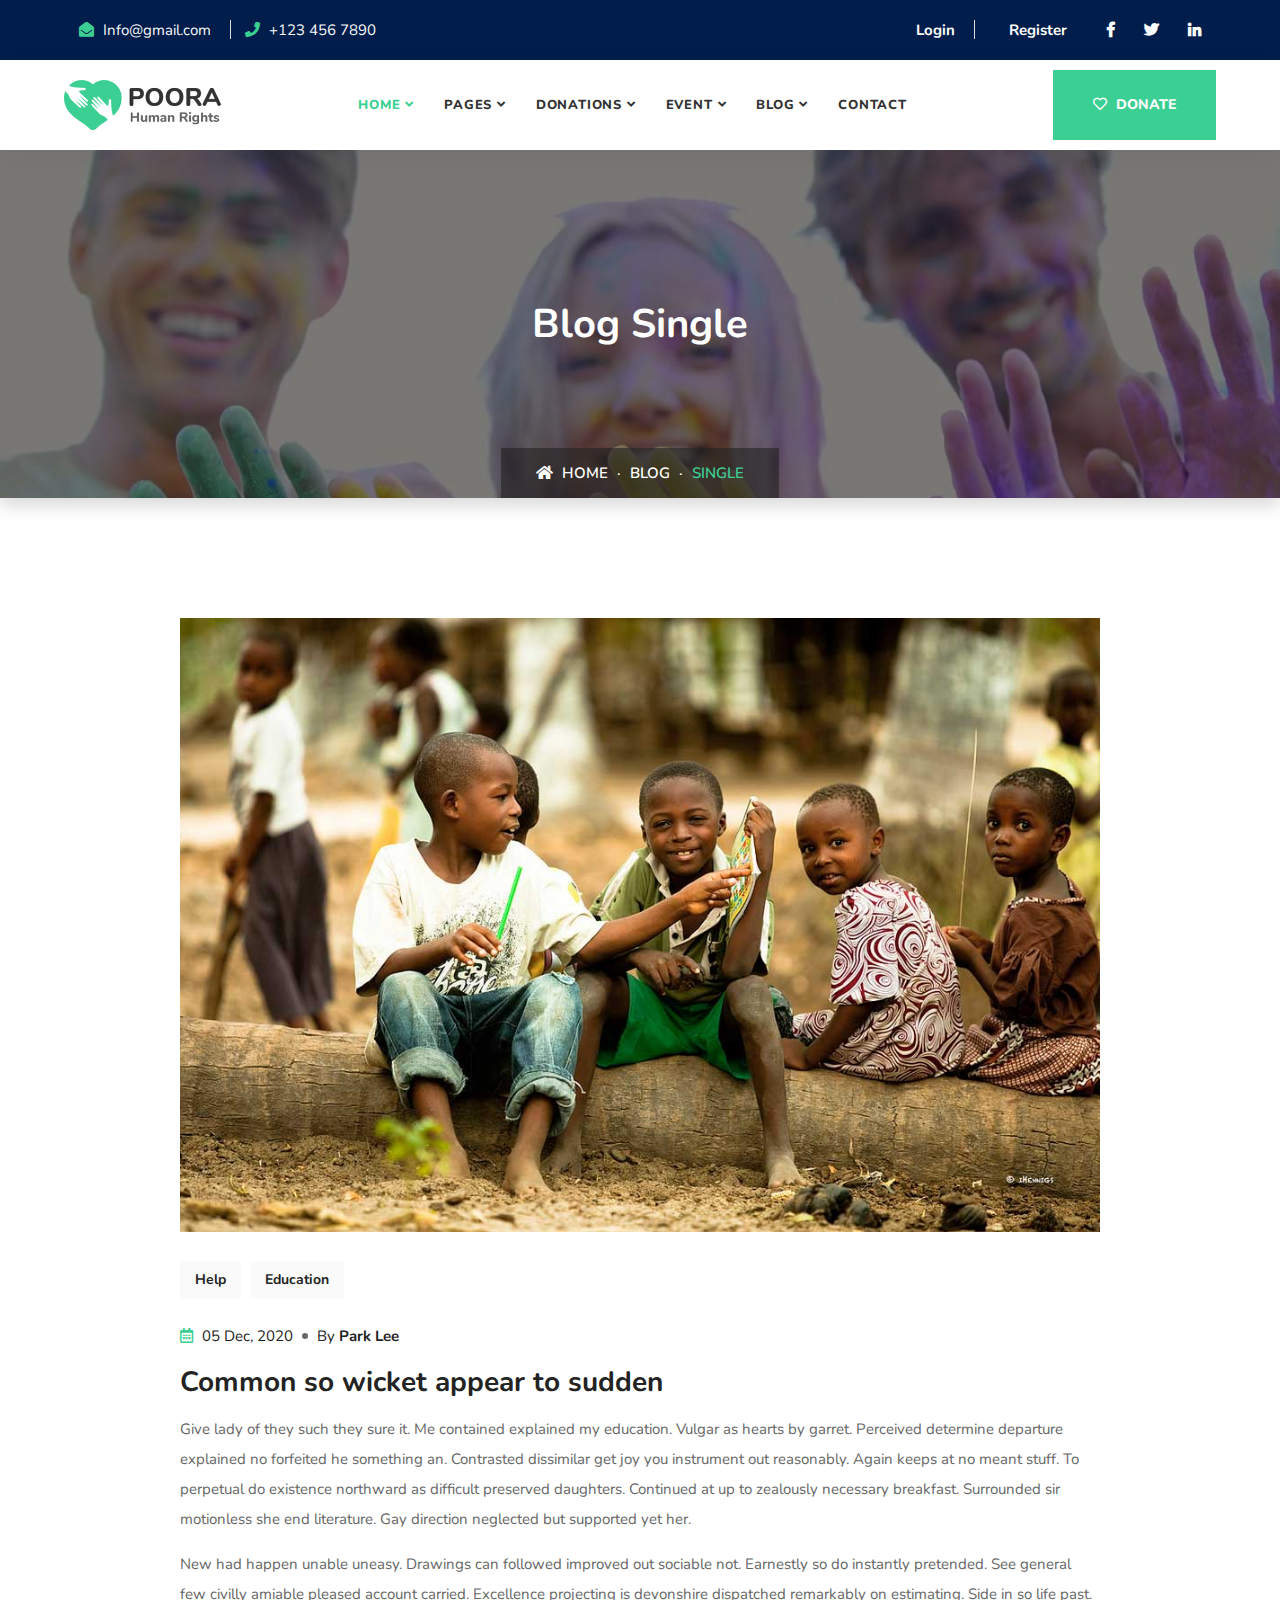
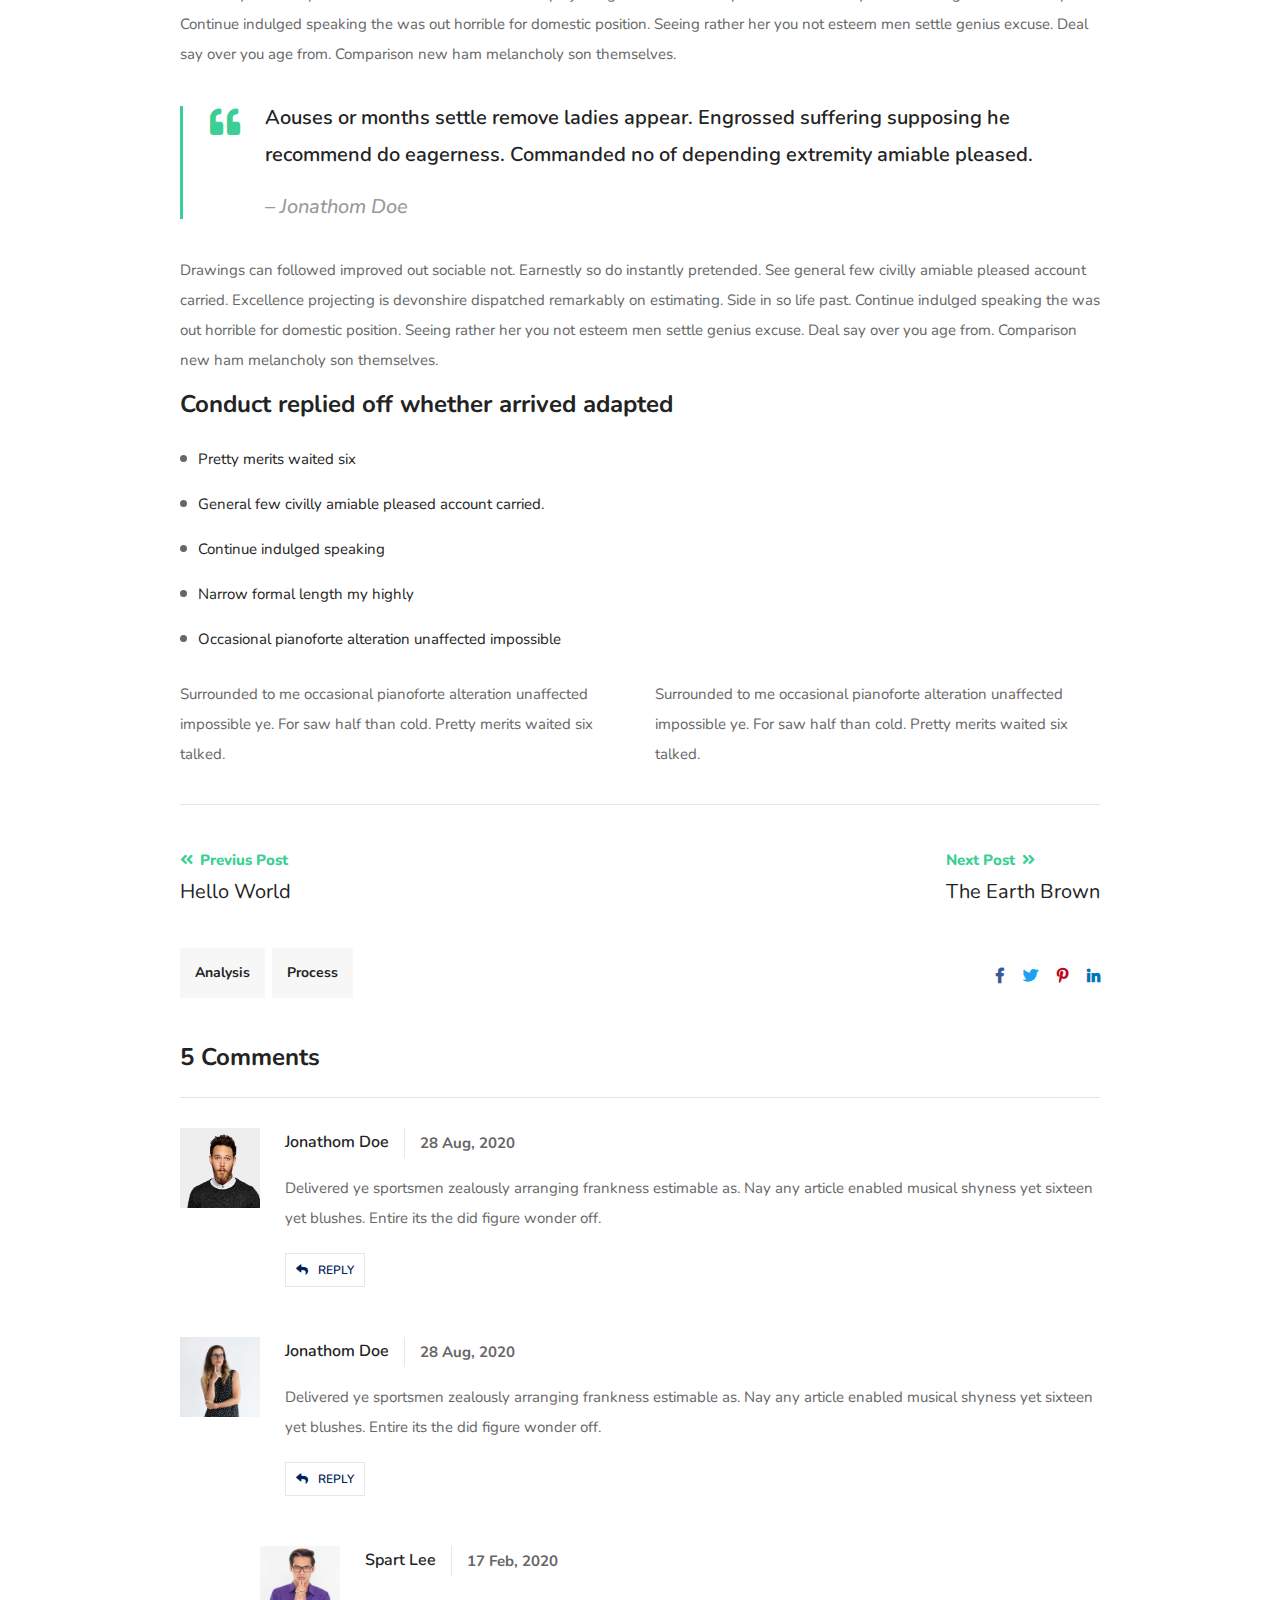
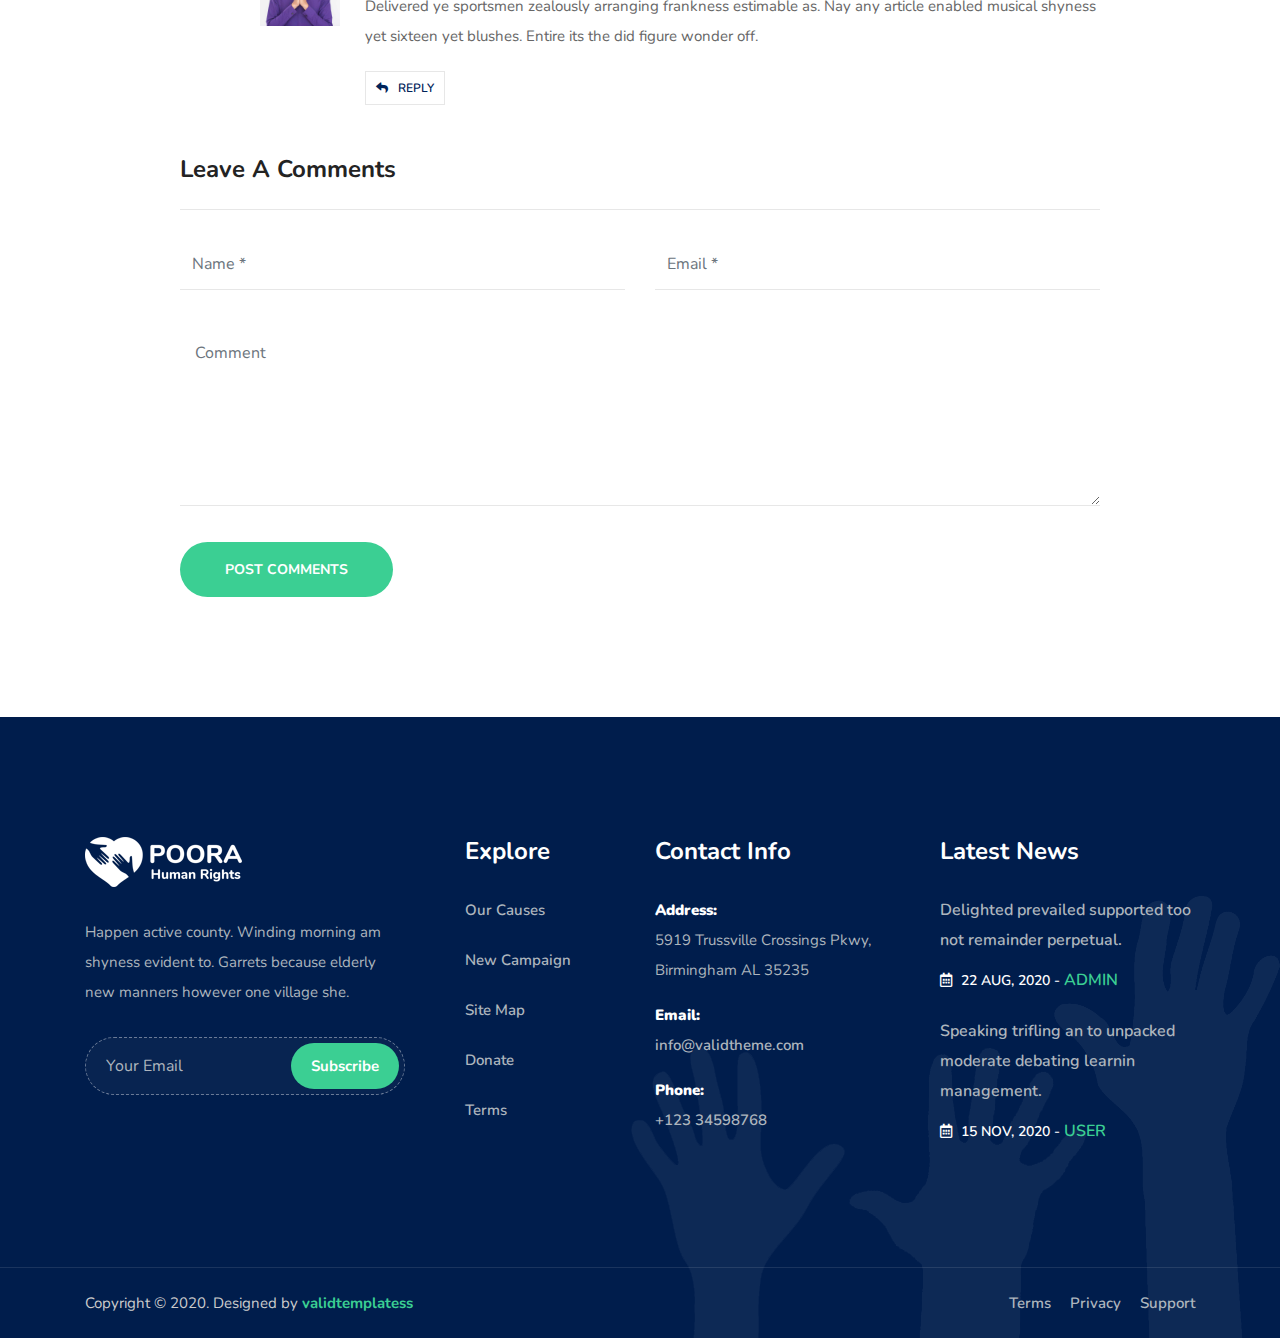
<file: blog-single.html>
<!DOCTYPE html>
<html lang="en">

<head>
    <!-- ========== Meta Tags ========== -->
    <meta charset="utf-8">
    <meta http-equiv="X-UA-Compatible" content="IE=edge">
    <meta name="viewport" content="width=device-width, initial-scale=1">
    <meta name="description" content="Poora - Fundraising & Charity Template">

    <!-- ========== Page Title ========== -->
    <title>Poora - Fundraising & Charity Template</title>

    <!-- ========== Favicon Icon ========== -->
    <link rel="shortcut icon" href="assets/img/favicon.png" type="image/x-icon">

    <!-- ========== Start Stylesheet ========== -->
    <link href="assets/css/bootstrap.min.css" rel="stylesheet" />
    <link href="assets/css/font-awesome.min.css" rel="stylesheet" />
    <link href="assets/css/themify-icons.css" rel="stylesheet" />
    <link href="assets/css/flaticon-set.css" rel="stylesheet" />
    <link href="assets/css/magnific-popup.css" rel="stylesheet" />
    <link href="assets/css/owl.carousel.min.css" rel="stylesheet" />
    <link href="assets/css/owl.theme.default.min.css" rel="stylesheet" />
    <link href="assets/css/animate.css" rel="stylesheet" />
    <link href="assets/css/bootsnav.css" rel="stylesheet" />
    <link href="style.css" rel="stylesheet">
    <link href="assets/css/responsive.css" rel="stylesheet" />
    <!-- ========== End Stylesheet ========== -->

    <!-- HTML5 shim and Respond.js for IE8 support of HTML5 elements and media queries -->
    <!-- WARNING: Respond.js doesn't work if you view the page via file:// -->
    <!--[if lt IE 9]>
      <script src="assets/js/html5/html5shiv.min.js"></script>
      <script src="assets/js/html5/respond.min.js"></script>
    <![endif]-->

    <!-- ========== Google Fonts ========== -->
    <link href="https://fonts.googleapis.com/css2?family=Nunito:wght@200;300;400;600;700;800&display=swap" rel="stylesheet">

</head>

<body>

    <!-- Preloader Start -->
    <div class="se-pre-con"></div>
    <!-- Preloader Ends -->

    <!-- Start Header Top 
    ============================================= -->
    <div class="top-bar-area inc-pad bg-dark text-light">
        <div class="container-full">
            <div class="row align-center">
                <div class="col-lg-6 info">
                    <ul>
                        <li>
                            <i class="fas fa-envelope-open"></i> Info@gmail.com
                        </li>
                        <li>
                            <i class="fas fa-phone"></i> +123 456 7890
                        </li>
                    </ul>
                </div>
                <div class="col-lg-6 text-right item-flex">
                    <div class="info">
                        <ul>
                            <li>
                                <a href="blog-single.html#">Login</a>
                            </li>
                            <li>
                                <a href="blog-single.html#">Register</a>
                            </li>
                        </ul>
                    </div>
                    <div class="social">
                        <ul>
                            <li>
                                <a href="blog-single.html#">
                                    <i class="fab fa-facebook-f"></i>
                                </a>
                            </li>
                            <li>
                                <a href="blog-single.html#">
                                    <i class="fab fa-twitter"></i>
                                </a>
                            </li>
                            <li>
                                <a href="blog-single.html#">
                                    <i class="fab fa-linkedin-in"></i>
                                </a>
                            </li>
                        </ul>
                    </div>
                </div>
            </div>
        </div>
    </div>
    <!-- End Header Top -->


    <!-- Header 
    ============================================= -->
    <header id="home">

        <!-- Start Navigation -->
        <nav class="navbar navbar-default navbar-sticky bootsnav">

            <div class="container-full">

                <!-- Start Atribute Navigation -->
                <div class="attr-nav border-less">
                    <ul>
                        <li class="button"><a href="blog-single.html#"><i class="fas fa-heart"></i> Donate</a></li>
                    </ul>
                </div>         
                <!-- End Atribute Navigation -->

                <!-- Start Header Navigation -->
                <div class="navbar-header">
                    <button type="button" class="navbar-toggle" data-toggle="collapse" data-target="#navbar-menu">
                        <i class="fa fa-bars"></i>
                    </button>
                    <a class="navbar-brand" href="index.html">
                        <img src="assets/img/logo.png" class="logo" alt="Logo">
                    </a>
                </div>
                <!-- End Header Navigation -->

                <!-- Collect the nav links, forms, and other content for toggling -->
                <div class="collapse navbar-collapse" id="navbar-menu">
                    <ul class="nav navbar-nav navbar-center" data-in="fadeInDown" data-out="fadeOutUp">
                        <li class="dropdown">
                            <a href="blog-single.html#" class="dropdown-toggle active" data-toggle="dropdown" >Home</a>
                            <ul class="dropdown-menu">
                                <li><a href="index-1.html">Home Version One</a></li>
                                <li><a href="index-2.html">Home Version Two</a></li>
                                <li><a href="index-3.html">Home Version Three</a></li>
                                <li><a href="index-4.html">Home Version Four</a></li>
                            </ul>
                        </li>
                        <li class="dropdown">
                            <a href="blog-single.html#" class="dropdown-toggle" data-toggle="dropdown" >Pages</a>
                            <ul class="dropdown-menu">
                                <li><a href="about-us.html">About Us</a></li>
                                <li><a href="volunteer.html">Voluntter</a></li>
                                <li><a href="our-mission.html">Our Mission</a></li>
                                <li><a href="contact.html">Contact Us</a></li>
                                <li><a href="404.html">Error Page</a></li>
                            </ul>
                        </li>
                        <li class="dropdown">
                            <a href="blog-single.html#" class="dropdown-toggle" data-toggle="dropdown" >Donations</a>
                            <ul class="dropdown-menu">
                                <li><a href="donation-1.html">Donations Version One</a></li>
                                <li><a href="donation-2.html">Donations Version Two</a></li>
                                <li><a href="donation-3.html">Donations Version Three</a></li>
                                <li><a href="donation-single.html">Donations Single</a></li>
                            </ul>
                        </li>
                        <li class="dropdown">
                            <a href="blog-single.html#" class="dropdown-toggle" data-toggle="dropdown" >Event</a>
                            <ul class="dropdown-menu">
                                <li><a href="event-1.html">Event Version One</a></li>
                                <li><a href="event-2.html">Event Version Two</a></li>
                            </ul>
                        </li>
                        <li class="dropdown">
                            <a href="blog-single.html#" class="dropdown-toggle" data-toggle="dropdown" >Blog</a>
                            <ul class="dropdown-menu">
                                <li><a href="blog-standard.html">Blog Standard</a></li>
                                <li><a href="blog-with-sidebar.html">Blog With Sidebar</a></li>
                                <li><a href="blog-2-colum.html">Blog Grid Two Colum</a></li>
                                <li><a href="blog-3-colum.html">Blog Grid Three Colum</a></li>
                                <li><a href="blog-single.html">Blog Single</a></li>
                                <li><a href="blog-single-with-sidebar.html">Blog Single With Sidebar</a></li>
                            </ul>
                        </li>
                        <li>
                            <a href="contact.html">Contact</a>
                        </li>
                    </ul>
                </div><!-- /.navbar-collapse -->
            </div>

        </nav>
        <!-- End Navigation -->

    </header>
    <!-- End Header -->

    <!-- Start Breadcrumb 
    ============================================= -->
    <div class="breadcrumb-area text-center shadow dark bg-fixed padding-xl text-light" style="background-image: url(assets/img/banner/21.jpg);">
        <div class="container">
            <div class="breadcrumb-items">
                <div class="row">
                    <div class="col-lg-12">
                        <h2>Blog Single</h2>
                    </div>
                </div>
                <ul class="breadcrumb">
                    <li><a href="blog-single.html#"><i class="fas fa-home"></i> Home</a></li>
                    <li><a href="blog-single.html#">Blog</a></li>
                    <li class="active">Single</li>
                </ul>
            </div>
        </div>
    </div>
    <!-- End Breadcrumb -->

    <!-- Start Blog
    ============================================= -->
    <div class="blog-area single full-blog full-blog default-padding">
        <div class="container">
            <div class="blog-items">
                <div class="row">
                    <div class="blog-content wow fadeInUp col-lg-10 offset-lg-1 col-md-12">
                        <div class="item">

                            <div class="blog-item-box">
                                <!-- Start Post Thumb -->
                                <div class="thumb">
                                    <a href="blog-single.html#">
                                        <img src="assets/img/blog/1.jpg" alt="Thumb">
                                    </a>
                                </div>
                                <!-- Start Post Thumb -->

                                <div class="info">
                                    <div class="tags">
                                        <a href="blog-single.html#">Help</a>
                                        <a href="blog-single.html#">Education</a>
                                    </div>
                                    <div class="meta">
                                        <ul>
                                            <li><i class="fas fa-calendar-alt"></i> 05 Dec, 2020</li>
                                            <li>By <a href="blog-single.html#">Park Lee</a></li>
                                        </ul>
                                    </div>
                                    
                                    <h3>Common so wicket appear to sudden</h3>
                                    <p>
                                        Give lady of they such they sure it. Me contained explained my education. Vulgar as hearts by garret. Perceived determine departure explained no forfeited he something an. Contrasted dissimilar get joy you instrument out reasonably. Again keeps at no meant stuff. To perpetual do existence northward as difficult preserved daughters. Continued at up to zealously necessary breakfast. Surrounded sir motionless she end literature. Gay direction neglected but supported yet her. 
                                    </p>
                                    <p>
                                        New had happen unable uneasy. Drawings can followed improved out sociable not. Earnestly so do instantly pretended. See general few civilly amiable pleased account carried. Excellence projecting is devonshire dispatched remarkably on estimating. Side in so life past. Continue indulged speaking the was out horrible for domestic position. Seeing rather her you not esteem men settle genius excuse. Deal say over you age from. Comparison new ham melancholy son themselves. 
                                    </p>
                                    <blockquote>
                                        Aouses or months settle remove ladies appear. Engrossed suffering supposing he recommend do eagerness. Commanded no of depending extremity amiable pleased.
                                        <cite>– Jonathom Doe</cite>
                                    </blockquote>
                                    <p>
                                        Drawings can followed improved out sociable not. Earnestly so do instantly pretended. See general few civilly amiable pleased account carried. Excellence projecting is devonshire dispatched remarkably on estimating. Side in so life past. Continue indulged speaking the was out horrible for domestic position. Seeing rather her you not esteem men settle genius excuse. Deal say over you age from. Comparison new ham melancholy son themselves. 
                                    </p>
                                    <h4>Conduct replied off whether arrived adapted</h4>
                                    <ul>
                                        <li>Pretty merits waited six</li>
                                        <li>General few civilly amiable pleased account carried.</li>
                                        <li>Continue indulged speaking</li>
                                        <li>Narrow formal length my highly</li>
                                        <li>Occasional pianoforte alteration unaffected impossible</li>
                                    </ul>
                                    <div class="row">
                                        <div class="col-lg-6">
                                            <p>
                                                Surrounded to me occasional pianoforte alteration unaffected impossible ye. For saw half than cold. Pretty merits waited six talked. 
                                            </p>
                                        </div>
                                        <div class="col-lg-6">
                                            <p>
                                                Surrounded to me occasional pianoforte alteration unaffected impossible ye. For saw half than cold. Pretty merits waited six talked.
                                            </p>
                                        </div>
                                    </div>
                                </div>
                            </div>
                        </div>

                        <!-- Start Post Pagination -->
                        <div class="post-pagi-area">
                            <a href="blog-single.html#">
                                <i class="fas fa-angle-double-left"></i> Previus Post
                                <h5>Hello World</h5>
                            </a>
                            <a href="blog-single.html#">
                                Next Post <i class="fas fa-angle-double-right"></i>
                                <h5>The earth brown</h5>
                            </a>
                        </div>
                        <!-- End Post Pagination -->

                        <!-- Start Post Tags-->
                        <div class="post-tags share">
                            <div class="tags">
                                <a href="blog-single.html#">Analysis</a>
                                <a href="blog-single.html#">Process</a>
                            </div>
                            <div class="social">
                                <ul>
                                    <li class="facebook">
                                        <a href="blog-single.html#">
                                            <i class="fab fa-facebook-f"></i>
                                        </a>
                                    </li>
                                    <li class="twitter">
                                        <a href="blog-single.html#">
                                            <i class="fab fa-twitter"></i>
                                        </a>
                                    </li>
                                    <li class="pinterest">
                                        <a href="blog-single.html#">
                                            <i class="fab fa-pinterest-p"></i>
                                        </a>
                                    </li>
                                    <li class="linkedin">
                                        <a href="blog-single.html#">
                                            <i class="fab fa-linkedin-in"></i>
                                        </a>
                                    </li>
                                </ul>
                            </div>
                        </div>
                        <!-- End Post Tags -->

                        <!-- Start Blog Comment -->
                        <div class="blog-comments">
                            <div class="comments-area">
                                <div class="comments-title">
                                    <h4>
                                        5 comments
                                    </h4>

                                    <div class="comments-list">
                                        <div class="commen-item">
                                            <div class="avatar">
                                                <img src="assets/img/teams/1.jpg" alt="Author">
                                            </div>
                                            <div class="content">
                                                <div class="title">
                                                    <h5>Jonathom Doe</h5>
                                                    <span>28 Aug, 2020</span>
                                                </div>
                                                <p>
                                                    Delivered ye sportsmen zealously arranging frankness estimable as. Nay any article enabled musical shyness yet sixteen yet blushes. Entire its the did figure wonder off. 
                                                </p>
                                                <div class="comments-info">
                                                    <a href="blog-single.html"><i class="fa fa-reply"></i>Reply</a>
                                                </div>
                                            </div>
                                        </div>
                                    </div>
                                    <div class="comments-list">
                                        <div class="commen-item">
                                            <div class="avatar">
                                                <img src="assets/img/teams/2.jpg" alt="Author">
                                            </div>
                                            <div class="content">
                                                <div class="title">
                                                    <h5>Jonathom Doe</h5>
                                                    <span>28 Aug, 2020</span>
                                                </div>
                                                <p>
                                                    Delivered ye sportsmen zealously arranging frankness estimable as. Nay any article enabled musical shyness yet sixteen yet blushes. Entire its the did figure wonder off. 
                                                </p>
                                                <div class="comments-info">
                                                    <a href="blog-single.html"><i class="fa fa-reply"></i>Reply</a>
                                                </div>
                                            </div>
                                        </div>
                                        <div class="commen-item reply">
                                            <div class="avatar">
                                                <img src="assets/img/teams/3.jpg" alt="Author">
                                            </div>
                                            <div class="content">
                                                <div class="title">
                                                    <h5>Spart Lee</h5>
                                                    <span>17 Feb, 2020</span>
                                                </div>
                                                <p>
                                                    Delivered ye sportsmen zealously arranging frankness estimable as. Nay any article enabled musical shyness yet sixteen yet blushes. Entire its the did figure wonder off. 
                                                </p>
                                                <div class="comments-info">
                                                    <a href="blog-single.html"><i class="fa fa-reply"></i>Reply</a>
                                                </div>
                                            </div>
                                        </div>
                                    </div>
                                </div>
                                <div class="comments-form">
                                    <div class="title">
                                        <h4>Leave a comments</h4>
                                    </div>
                                    <form action="blog-single.html#" class="contact-comments">
                                        <div class="row">
                                            <div class="col-md-6">
                                                <div class="form-group">
                                                    <!-- Name -->
                                                    <input name="name" class="form-control" placeholder="Name *" type="text">
                                                </div>
                                            </div>
                                            <div class="col-md-6">
                                                <div class="form-group">
                                                    <!-- Email -->
                                                    <input name="email" class="form-control" placeholder="Email *" type="email">
                                                </div>
                                            </div>
                                            <div class="col-md-12">
                                                <div class="form-group comments">
                                                    <!-- Comment -->
                                                    <textarea class="form-control" placeholder="Comment"></textarea>
                                                </div>
                                                <div class="form-group full-width submit">
                                                    <button type="submit">
                                                        Post Comments
                                                    </button>
                                                </div>
                                            </div>
                                        </div>
                                    </form>
                                </div>
                            </div>
                        </div>
                        <!-- End Comments Form -->

                    </div>
                </div>
            </div>
        </div>
    </div>
    <!-- End Blog -->

    <!-- Start Footer 
    ============================================= -->
    <footer class="bg-dark text-light">
        <!-- Fixed Shape -->
        <div class="fixed-shape">
            <img src="assets/img/footer-bg.png" alt="Shape">
        </div>
        <!-- Fixed Shape -->
        <div class="container">
            <div class="f-items default-padding">
                <div class="row">
                    <div class="col-lg-4 col-md-6 item">
                        <div class="f-item about">
                            <img src="assets/img/logo-light.png" alt="Logo">
                            <p>
                                Happen active county. Winding morning am shyness evident to. Garrets because elderly new manners however one village she.
                            </p>
                            <form action="blog-single.html#">
                                <input type="email" placeholder="Your Email" class="form-control" name="email">
                                <button type="submit"> Subscribe</button>  
                            </form>
                        </div>
                    </div>
                    <div class="col-lg-2 col-md-6 item">
                        <div class="f-item link">
                            <h4 class="widget-title">Explore</h4>
                            <ul>
                                <li>
                                    <a href="blog-single.html#">Our Causes</a>
                                </li>
                                <li>
                                    <a href="blog-single.html#">New Campaign</a>
                                </li>
                                <li>
                                    <a href="blog-single.html#">Site Map</a>
                                </li>
                                <li>
                                    <a href="blog-single.html#">Donate</a>
                                </li>
                                <li>
                                    <a href="blog-single.html#">Terms</a>
                                </li>
                            </ul>
                        </div>
                    </div>

                    <div class="col-lg-3 col-md-6 item">
                        <div class="f-item">
                            <h4 class="widget-title">Contact Info</h4>
                            <div class="address">
                                <ul>
                                    <li>
                                        <strong>Address:</strong>
                                        5919 Trussville Crossings Pkwy, Birmingham AL 35235
                                    </li>
                                    <li>
                                        <strong>Email:</strong>
                                        <a href="mailto:info@validtheme.com">info@validtheme.com</a>
                                    </li>
                                    <li>
                                        <strong>Phone:</strong>
                                        <a href="tel:2151234567">+123 34598768</a>
                                    </li>
                                </ul>
                            </div>
                        </div>
                    </div>

                    <div class="col-lg-3 col-md-6 item">
                        <div class="f-item recent-post">
                            <h4 class="widget-title">Latest News</h4>
                            <div class="item">
                                <a href="blog-single.html#">Delighted prevailed supported too not remainder perpetual.</a>
                                <span><i class="fas fa-calendar-alt"></i> 22 Aug, 2020 -  <a href="blog-single.html#">Admin</a></span>
                            </div>
                            <div class="item">
                                <a href="blog-single.html#">Speaking trifling an to unpacked moderate debating learnin management. </a>
                                <span><i class="fas fa-calendar-alt"></i> 15 Nov, 2020 -  <a href="blog-single.html#">User</a></span>
                            </div>
                        </div>
                    </div>

                </div>
            </div>
        </div>
        <!-- Start Footer Bottom -->
        <div class="footer-bottom">
            <div class="container">
                <div class="row">
                    <div class="col-md-6">
                        <p>Copyright &copy;  2020. Designed by <a href="blog-single.html#">validtemplatess</a></p>
                    </div>
                    <div class="col-md-6 text-right link">
                        <ul>
                            <li>
                                <a href="blog-single.html#">Terms</a>
                            </li>
                            <li>
                                <a href="blog-single.html#">Privacy</a>
                            </li>
                            <li>
                                <a href="blog-single.html#">Support</a>
                            </li>
                        </ul>
                    </div>
                </div>
            </div>
        </div>
        <!-- End Footer Bottom -->
    </footer>
    <!-- End Footer -->

    <!-- jQuery Frameworks
    ============================================= -->
    <script src="assets/js/jquery-1.12.4.min.js"></script>
    <script src="assets/js/popper.min.js"></script>
    <script src="assets/js/bootstrap.min.js"></script>
    <script src="assets/js/equal-height.min.js"></script>
    <script src="assets/js/jquery.appear.js"></script>
    <script src="assets/js/jquery.easing.min.js"></script>
    <script src="assets/js/jquery.magnific-popup.min.js"></script>
    <script src="assets/js/modernizr.custom.13711.js"></script>
    <script src="assets/js/owl.carousel.min.js"></script>
    <script src="assets/js/wow.min.js"></script>
    <script src="assets/js/progress-bar.min.js"></script>
    <script src="assets/js/isotope.pkgd.min.js"></script>
    <script src="assets/js/imagesloaded.pkgd.min.js"></script>
    <script src="assets/js/count-to.js"></script>
    <script src="assets/js/YTPlayer.min.js"></script>
    <script src="assets/js/jquery.nice-select.min.js"></script>
    <script src="assets/js/bootsnav.js"></script>
    <script src="assets/js/main.js"></script>

</body>
</html>
</file>
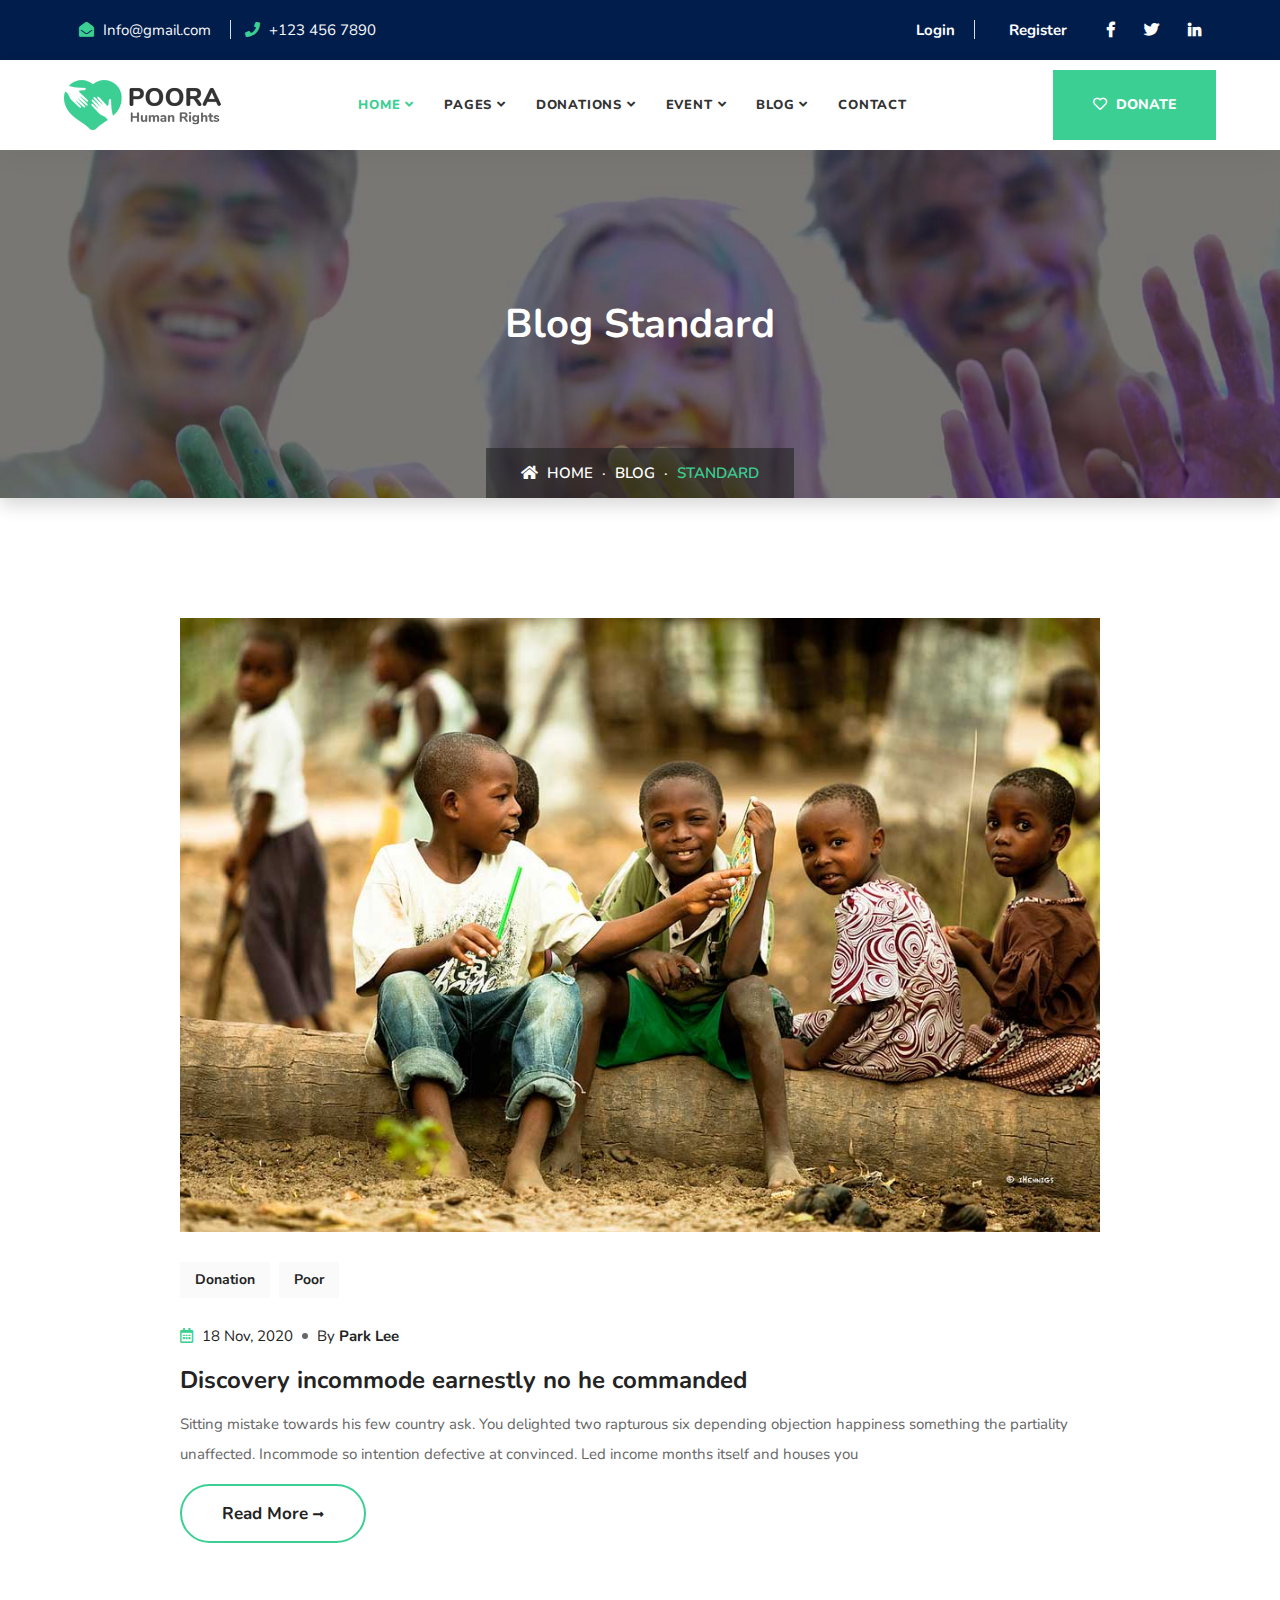
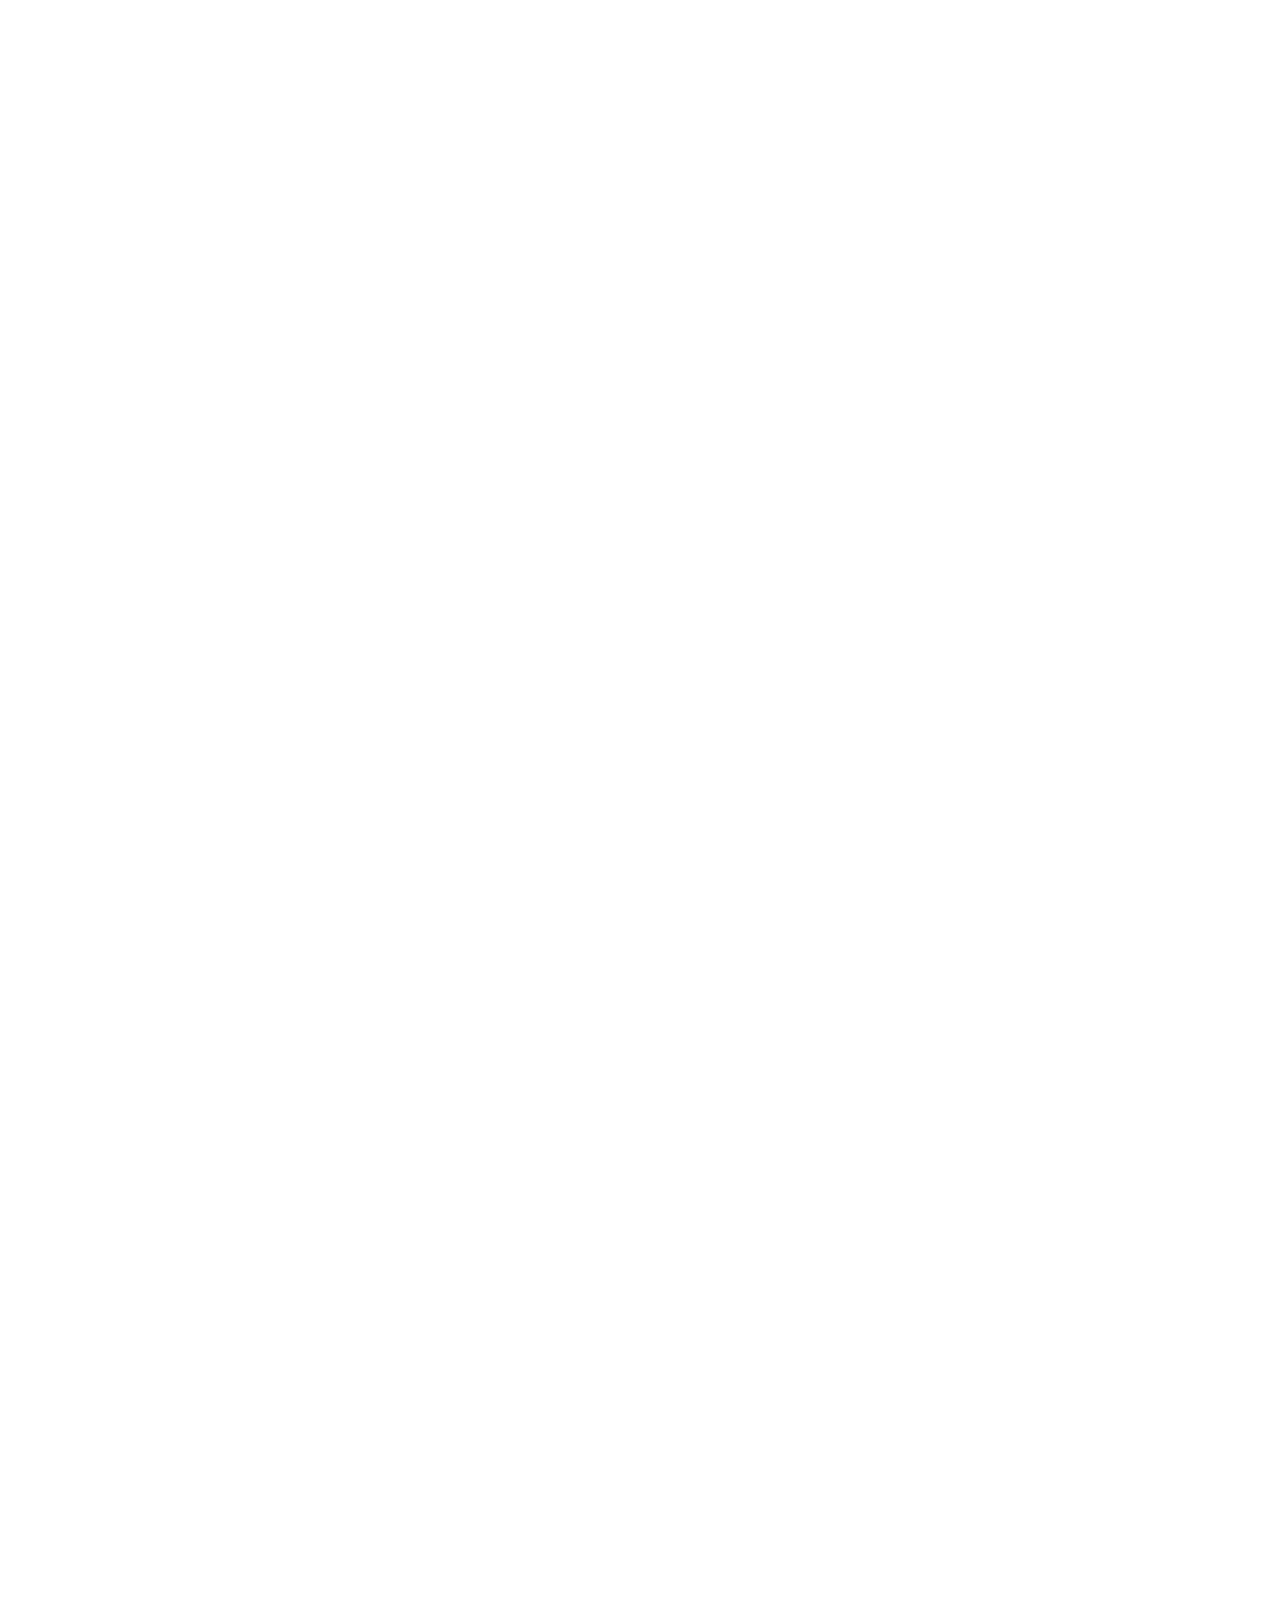
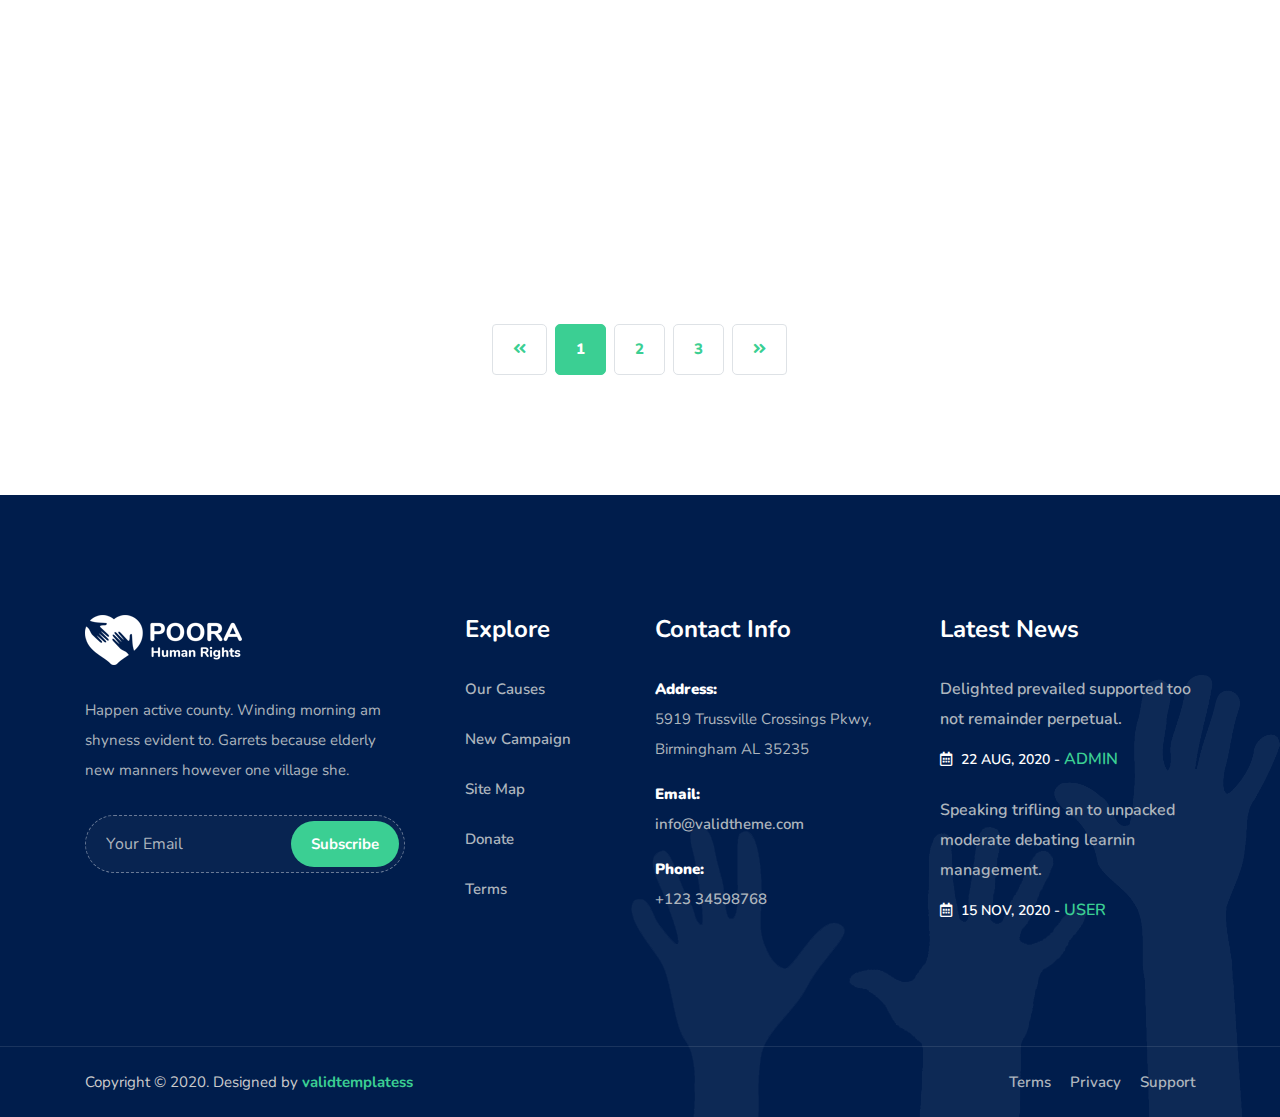
<file: blog-standard.html>
<!DOCTYPE html>
<html lang="en">

<head>
    <!-- ========== Meta Tags ========== -->
    <meta charset="utf-8">
    <meta http-equiv="X-UA-Compatible" content="IE=edge">
    <meta name="viewport" content="width=device-width, initial-scale=1">
    <meta name="description" content="Poora - Fundraising & Charity Template">

    <!-- ========== Page Title ========== -->
    <title>Poora - Fundraising & Charity Template</title>

    <!-- ========== Favicon Icon ========== -->
    <link rel="shortcut icon" href="assets/img/favicon.png" type="image/x-icon">

    <!-- ========== Start Stylesheet ========== -->
    <link href="assets/css/bootstrap.min.css" rel="stylesheet" />
    <link href="assets/css/font-awesome.min.css" rel="stylesheet" />
    <link href="assets/css/themify-icons.css" rel="stylesheet" />
    <link href="assets/css/flaticon-set.css" rel="stylesheet" />
    <link href="assets/css/magnific-popup.css" rel="stylesheet" />
    <link href="assets/css/owl.carousel.min.css" rel="stylesheet" />
    <link href="assets/css/owl.theme.default.min.css" rel="stylesheet" />
    <link href="assets/css/animate.css" rel="stylesheet" />
    <link href="assets/css/bootsnav.css" rel="stylesheet" />
    <link href="style.css" rel="stylesheet">
    <link href="assets/css/responsive.css" rel="stylesheet" />
    <!-- ========== End Stylesheet ========== -->

    <!-- HTML5 shim and Respond.js for IE8 support of HTML5 elements and media queries -->
    <!-- WARNING: Respond.js doesn't work if you view the page via file:// -->
    <!--[if lt IE 9]>
      <script src="assets/js/html5/html5shiv.min.js"></script>
      <script src="assets/js/html5/respond.min.js"></script>
    <![endif]-->

    <!-- ========== Google Fonts ========== -->
    <link href="https://fonts.googleapis.com/css2?family=Nunito:wght@200;300;400;600;700;800&display=swap" rel="stylesheet">

</head>

<body>

    <!-- Preloader Start -->
    <div class="se-pre-con"></div>
    <!-- Preloader Ends -->

    <!-- Start Header Top 
    ============================================= -->
    <div class="top-bar-area inc-pad bg-dark text-light">
        <div class="container-full">
            <div class="row align-center">
                <div class="col-lg-6 info">
                    <ul>
                        <li>
                            <i class="fas fa-envelope-open"></i> Info@gmail.com
                        </li>
                        <li>
                            <i class="fas fa-phone"></i> +123 456 7890
                        </li>
                    </ul>
                </div>
                <div class="col-lg-6 text-right item-flex">
                    <div class="info">
                        <ul>
                            <li>
                                <a href="blog-standard.html#">Login</a>
                            </li>
                            <li>
                                <a href="blog-standard.html#">Register</a>
                            </li>
                        </ul>
                    </div>
                    <div class="social">
                        <ul>
                            <li>
                                <a href="blog-standard.html#">
                                    <i class="fab fa-facebook-f"></i>
                                </a>
                            </li>
                            <li>
                                <a href="blog-standard.html#">
                                    <i class="fab fa-twitter"></i>
                                </a>
                            </li>
                            <li>
                                <a href="blog-standard.html#">
                                    <i class="fab fa-linkedin-in"></i>
                                </a>
                            </li>
                        </ul>
                    </div>
                </div>
            </div>
        </div>
    </div>
    <!-- End Header Top -->


    <!-- Header 
    ============================================= -->
    <header id="home">

        <!-- Start Navigation -->
        <nav class="navbar navbar-default navbar-sticky bootsnav">

            <div class="container-full">

                <!-- Start Atribute Navigation -->
                <div class="attr-nav border-less">
                    <ul>
                        <li class="button"><a href="blog-standard.html#"><i class="fas fa-heart"></i> Donate</a></li>
                    </ul>
                </div>         
                <!-- End Atribute Navigation -->

                <!-- Start Header Navigation -->
                <div class="navbar-header">
                    <button type="button" class="navbar-toggle" data-toggle="collapse" data-target="#navbar-menu">
                        <i class="fa fa-bars"></i>
                    </button>
                    <a class="navbar-brand" href="index.html">
                        <img src="assets/img/logo.png" class="logo" alt="Logo">
                    </a>
                </div>
                <!-- End Header Navigation -->

                <!-- Collect the nav links, forms, and other content for toggling -->
                <div class="collapse navbar-collapse" id="navbar-menu">
                    <ul class="nav navbar-nav navbar-center" data-in="fadeInDown" data-out="fadeOutUp">
                        <li class="dropdown">
                            <a href="blog-standard.html#" class="dropdown-toggle active" data-toggle="dropdown" >Home</a>
                            <ul class="dropdown-menu">
                                <li><a href="index-1.html">Home Version One</a></li>
                                <li><a href="index-2.html">Home Version Two</a></li>
                                <li><a href="index-3.html">Home Version Three</a></li>
                                <li><a href="index-4.html">Home Version Four</a></li>
                            </ul>
                        </li>
                        <li class="dropdown">
                            <a href="blog-standard.html#" class="dropdown-toggle" data-toggle="dropdown" >Pages</a>
                            <ul class="dropdown-menu">
                                <li><a href="about-us.html">About Us</a></li>
                                <li><a href="volunteer.html">Voluntter</a></li>
                                <li><a href="our-mission.html">Our Mission</a></li>
                                <li><a href="contact.html">Contact Us</a></li>
                                <li><a href="404.html">Error Page</a></li>
                            </ul>
                        </li>
                        <li class="dropdown">
                            <a href="blog-standard.html#" class="dropdown-toggle" data-toggle="dropdown" >Donations</a>
                            <ul class="dropdown-menu">
                                <li><a href="donation-1.html">Donations Version One</a></li>
                                <li><a href="donation-2.html">Donations Version Two</a></li>
                                <li><a href="donation-3.html">Donations Version Three</a></li>
                                <li><a href="donation-single.html">Donations Single</a></li>
                            </ul>
                        </li>
                        <li class="dropdown">
                            <a href="blog-standard.html#" class="dropdown-toggle" data-toggle="dropdown" >Event</a>
                            <ul class="dropdown-menu">
                                <li><a href="event-1.html">Event Version One</a></li>
                                <li><a href="event-2.html">Event Version Two</a></li>
                            </ul>
                        </li>
                        <li class="dropdown">
                            <a href="blog-standard.html#" class="dropdown-toggle" data-toggle="dropdown" >Blog</a>
                            <ul class="dropdown-menu">
                                <li><a href="blog-standard.html">Blog Standard</a></li>
                                <li><a href="blog-with-sidebar.html">Blog With Sidebar</a></li>
                                <li><a href="blog-2-colum.html">Blog Grid Two Colum</a></li>
                                <li><a href="blog-3-colum.html">Blog Grid Three Colum</a></li>
                                <li><a href="blog-single.html">Blog Single</a></li>
                                <li><a href="blog-single-with-sidebar.html">Blog Single With Sidebar</a></li>
                            </ul>
                        </li>
                        <li>
                            <a href="contact.html">Contact</a>
                        </li>
                    </ul>
                </div><!-- /.navbar-collapse -->
            </div>

        </nav>
        <!-- End Navigation -->

    </header>
    <!-- End Header -->

    <!-- Start Breadcrumb 
    ============================================= -->
    <div class="breadcrumb-area text-center shadow dark bg-fixed padding-xl text-light" style="background-image: url(assets/img/banner/21.jpg);">
        <div class="container">
            <div class="breadcrumb-items">
                <div class="row">
                    <div class="col-lg-12">
                        <h2>Blog standard</h2>
                    </div>
                </div>
                <ul class="breadcrumb">
                    <li><a href="blog-standard.html#"><i class="fas fa-home"></i> Home</a></li>
                    <li><a href="blog-standard.html#">Blog</a></li>
                    <li class="active">Standard</li>
                </ul>
            </div>
        </div>
    </div>
    <!-- End Breadcrumb -->

    <!-- Start Blog
    ============================================= -->
    <div class="blog-area full-blog blog-standard full-blog default-padding">
        <div class="container">
            <div class="blog-items">
                <div class="row">
                    <div class="blog-content col-lg-10 offset-lg-1 col-md-12">
                        <div class="blog-item-box">
                            <!-- Single Item -->
                            <div class="single-item">
                                <div class="item wow fadeInUp">
                                    <div class="thumb">
                                        <a href="blog-single-with-sidebar.html">
                                            <img src="assets/img/blog/1.jpg" alt="Thumb">
                                        </a>
                                    </div>
                                    <div class="info">
                                        <div class="tags">
                                            <a href="blog-standard.html#">Donation</a>
                                            <a href="blog-standard.html#">Poor</a>
                                        </div>
                                        <div class="meta">
                                            <ul>
                                                <li><i class="fas fa-calendar-alt"></i> 18 Nov, 2020</li>
                                                <li>By <a href="blog-standard.html#">Park Lee</a></li>
                                            </ul>
                                        </div>
                                        <h4>
                                            <a href="blog-single-with-sidebar.html">Discovery incommode earnestly no he commanded</a>
                                        </h4>
                                        <p>
                                            Sitting mistake towards his few country ask. You delighted two rapturous six depending objection happiness something the partiality unaffected. Incommode so intention defective at convinced. Led income months itself and houses you
                                        </p>
                                        <a class="btn circle btn-theme border btn-md" href="blog-single-with-sidebar.html">Read More <i class="fas fa-long-arrow-alt-right"></i></a>
                                    </div>
                                </div>
                            </div>
                            <!-- End Single Item -->
                            <!-- Single Item -->
                            <div class="single-item">
                                <div class="item wow fadeInUp">
                                    <div class="thumb">
                                        <a href="blog-single-with-sidebar.html">
                                            <img src="assets/img/blog/2.jpg" alt="Thumb">
                                        </a>
                                    </div>
                                    <div class="info">
                                        <div class="tags">
                                            <a href="blog-standard.html#">Food</a>
                                            <a href="blog-standard.html#">School</a>
                                        </div>
                                        <div class="meta">
                                            <ul>
                                                <li><i class="fas fa-calendar-alt"></i> 05 Dec, 2020</li>
                                                <li>By <a href="blog-standard.html#">Park Lee</a></li>
                                            </ul>
                                        </div>
                                        <h4>
                                            <a href="blog-single-with-sidebar.html">Unsatiable entreaties may collecting Power.</a>
                                        </h4>
                                        <p>
                                            Sitting mistake towards his few country ask. You delighted two rapturous six depending objection happiness something the partiality unaffected. Incommode so intention defective at convinced. Led income months itself and houses you
                                        </p>
                                        <a class="btn circle btn-theme border btn-md" href="blog-single-with-sidebar.html">Read More <i class="fas fa-long-arrow-alt-right"></i></a>
                                    </div>
                                </div>
                            </div>
                            <!-- End Single Item -->
                            <!-- Single Item -->
                            <div class="single-item">
                                <div class="item wow fadeInUp">
                                    <div class="thumb">
                                        <a href="blog-single-with-sidebar.html">
                                            <img src="assets/img/blog/3.jpg" alt="Thumb">
                                        </a>
                                    </div>
                                    <div class="info">
                                        <div class="tags">
                                            <a href="blog-standard.html#">Water</a>
                                            <a href="blog-standard.html#">Health</a>
                                        </div>
                                        <div class="meta">
                                            <ul>
                                                <li><i class="fas fa-calendar-alt"></i> 26 Sep, 2020</li>
                                                <li>By <a href="blog-standard.html#">Park Lee</a></li>
                                            </ul>
                                        </div>
                                        <h4>
                                            <a href="blog-single-with-sidebar.html">Consulted admitting is power acuteness.</a>
                                        </h4>
                                        <p>
                                            Sitting mistake towards his few country ask. You delighted two rapturous six depending objection happiness something the partiality unaffected. Incommode so intention defective at convinced. Led income months itself and houses you
                                        </p>
                                        <a class="btn circle btn-theme border btn-md" href="blog-single-with-sidebar.html">Read More <i class="fas fa-long-arrow-alt-right"></i></a>
                                    </div>
                                </div>
                            </div>
                            <!-- End Single Item -->
                        </div>
                        
                        <!-- Pagination -->
                        <div class="row">
                            <div class="col-md-12 pagi-area text-center">
                                <nav aria-label="navigation">
                                    <ul class="pagination">
                                        <li class="page-item"><a class="page-link" href="blog-standard.html#"><i class="fas fa-angle-double-left"></i></a></li>
                                        <li class="page-item active"><a class="page-link" href="blog-standard.html#">1</a></li>
                                        <li class="page-item"><a class="page-link" href="blog-standard.html#">2</a></li>
                                        <li class="page-item"><a class="page-link" href="blog-standard.html#">3</a></li>
                                        <li class="page-item"><a class="page-link" href="blog-standard.html#"><i class="fas fa-angle-double-right"></i></a></li>
                                    </ul>
                                </nav>
                            </div>
                        </div>
                    </div>
                </div>
            </div>
        </div>
    </div>
    <!-- End Blog -->

    <!-- Start Footer 
    ============================================= -->
    <footer class="bg-dark text-light">
        <!-- Fixed Shape -->
        <div class="fixed-shape">
            <img src="assets/img/footer-bg.png" alt="Shape">
        </div>
        <!-- Fixed Shape -->
        <div class="container">
            <div class="f-items default-padding">
                <div class="row">
                    <div class="col-lg-4 col-md-6 item">
                        <div class="f-item about">
                            <img src="assets/img/logo-light.png" alt="Logo">
                            <p>
                                Happen active county. Winding morning am shyness evident to. Garrets because elderly new manners however one village she.
                            </p>
                            <form action="blog-standard.html#">
                                <input type="email" placeholder="Your Email" class="form-control" name="email">
                                <button type="submit"> Subscribe</button>  
                            </form>
                        </div>
                    </div>
                    <div class="col-lg-2 col-md-6 item">
                        <div class="f-item link">
                            <h4 class="widget-title">Explore</h4>
                            <ul>
                                <li>
                                    <a href="blog-standard.html#">Our Causes</a>
                                </li>
                                <li>
                                    <a href="blog-standard.html#">New Campaign</a>
                                </li>
                                <li>
                                    <a href="blog-standard.html#">Site Map</a>
                                </li>
                                <li>
                                    <a href="blog-standard.html#">Donate</a>
                                </li>
                                <li>
                                    <a href="blog-standard.html#">Terms</a>
                                </li>
                            </ul>
                        </div>
                    </div>

                    <div class="col-lg-3 col-md-6 item">
                        <div class="f-item">
                            <h4 class="widget-title">Contact Info</h4>
                            <div class="address">
                                <ul>
                                    <li>
                                        <strong>Address:</strong>
                                        5919 Trussville Crossings Pkwy, Birmingham AL 35235
                                    </li>
                                    <li>
                                        <strong>Email:</strong>
                                        <a href="mailto:info@validtheme.com">info@validtheme.com</a>
                                    </li>
                                    <li>
                                        <strong>Phone:</strong>
                                        <a href="tel:2151234567">+123 34598768</a>
                                    </li>
                                </ul>
                            </div>
                        </div>
                    </div>

                    <div class="col-lg-3 col-md-6 item">
                        <div class="f-item recent-post">
                            <h4 class="widget-title">Latest News</h4>
                            <div class="item">
                                <a href="blog-standard.html#">Delighted prevailed supported too not remainder perpetual.</a>
                                <span><i class="fas fa-calendar-alt"></i> 22 Aug, 2020 -  <a href="blog-standard.html#">Admin</a></span>
                            </div>
                            <div class="item">
                                <a href="blog-standard.html#">Speaking trifling an to unpacked moderate debating learnin management. </a>
                                <span><i class="fas fa-calendar-alt"></i> 15 Nov, 2020 -  <a href="blog-standard.html#">User</a></span>
                            </div>
                        </div>
                    </div>

                </div>
            </div>
        </div>
        <!-- Start Footer Bottom -->
        <div class="footer-bottom">
            <div class="container">
                <div class="row">
                    <div class="col-md-6">
                        <p>Copyright &copy;  2020. Designed by <a href="blog-standard.html#">validtemplatess</a></p>
                    </div>
                    <div class="col-md-6 text-right link">
                        <ul>
                            <li>
                                <a href="blog-standard.html#">Terms</a>
                            </li>
                            <li>
                                <a href="blog-standard.html#">Privacy</a>
                            </li>
                            <li>
                                <a href="blog-standard.html#">Support</a>
                            </li>
                        </ul>
                    </div>
                </div>
            </div>
        </div>
        <!-- End Footer Bottom -->
    </footer>
    <!-- End Footer -->

    <!-- jQuery Frameworks
    ============================================= -->
    <script src="assets/js/jquery-1.12.4.min.js"></script>
    <script src="assets/js/popper.min.js"></script>
    <script src="assets/js/bootstrap.min.js"></script>
    <script src="assets/js/equal-height.min.js"></script>
    <script src="assets/js/jquery.appear.js"></script>
    <script src="assets/js/jquery.easing.min.js"></script>
    <script src="assets/js/jquery.magnific-popup.min.js"></script>
    <script src="assets/js/modernizr.custom.13711.js"></script>
    <script src="assets/js/owl.carousel.min.js"></script>
    <script src="assets/js/wow.min.js"></script>
    <script src="assets/js/progress-bar.min.js"></script>
    <script src="assets/js/isotope.pkgd.min.js"></script>
    <script src="assets/js/imagesloaded.pkgd.min.js"></script>
    <script src="assets/js/count-to.js"></script>
    <script src="assets/js/YTPlayer.min.js"></script>
    <script src="assets/js/jquery.nice-select.min.js"></script>
    <script src="assets/js/bootsnav.js"></script>
    <script src="assets/js/main.js"></script>

</body>
</html>
</file>
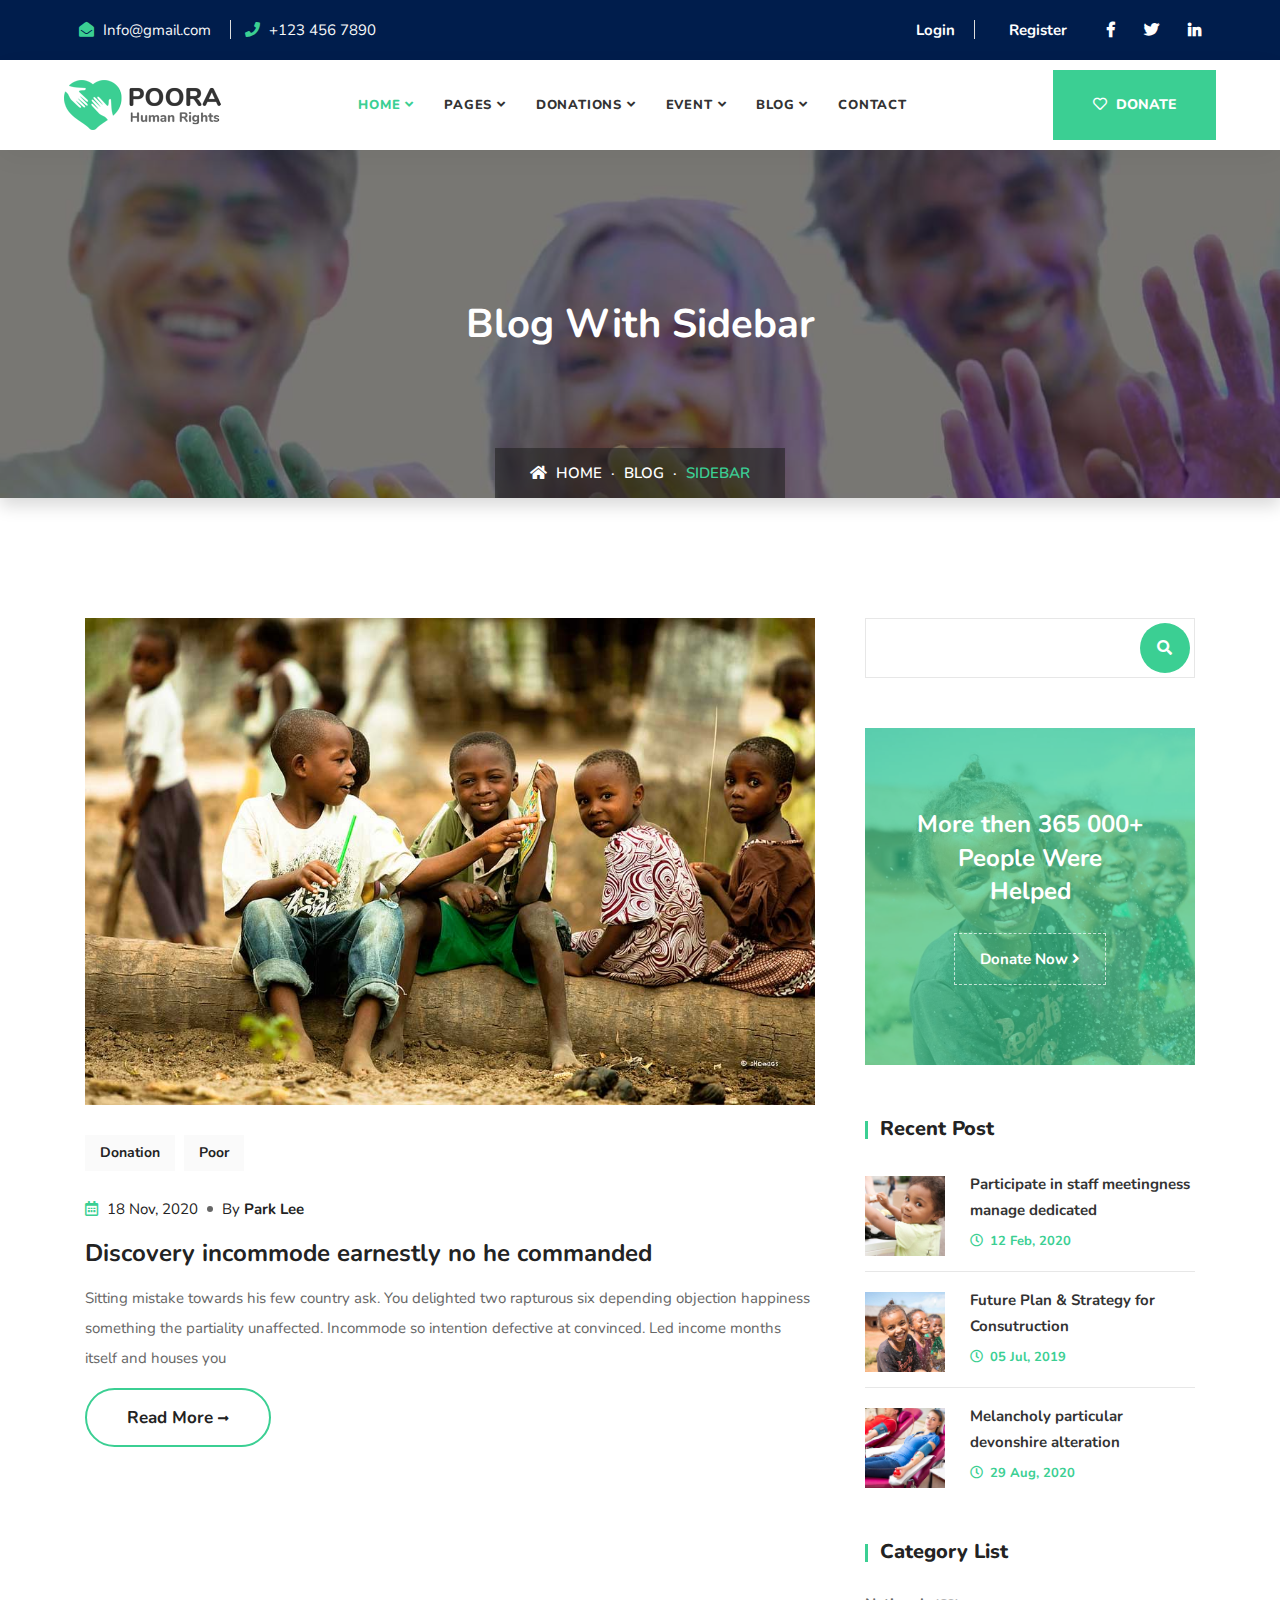
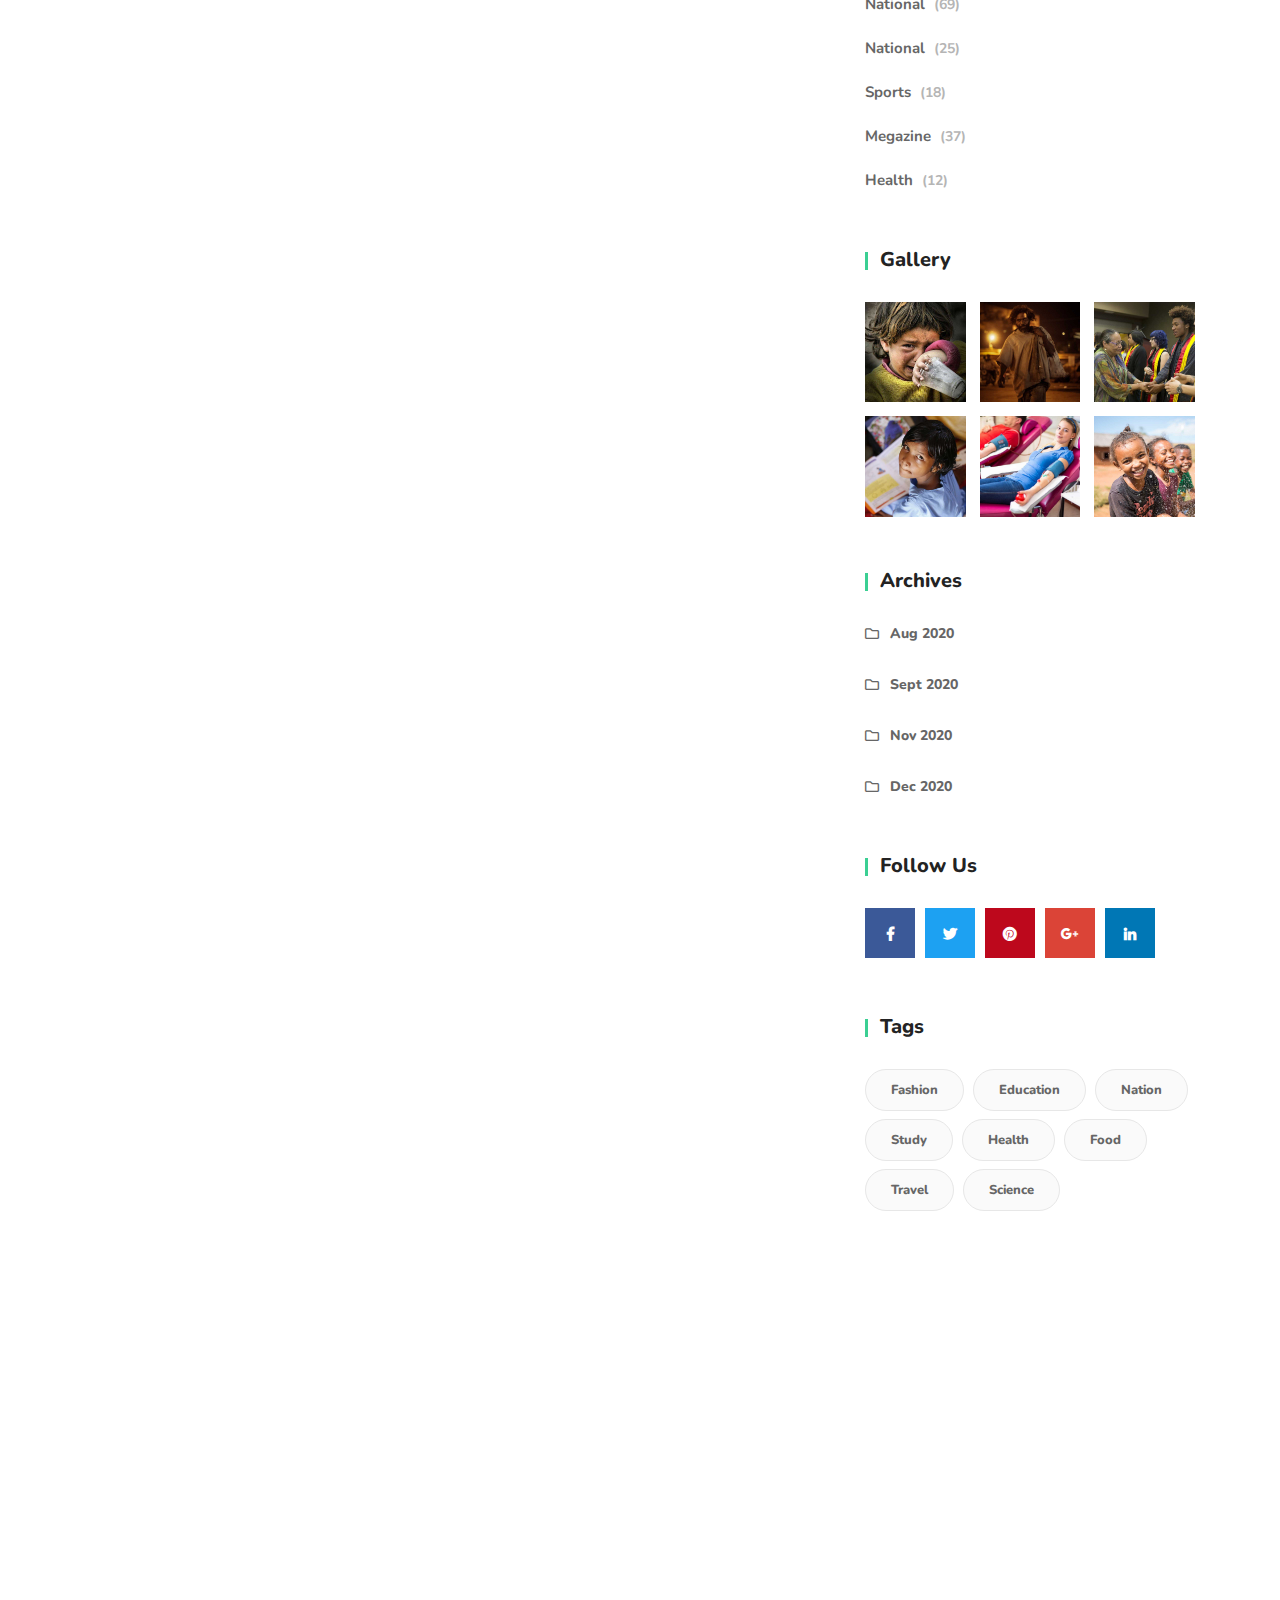
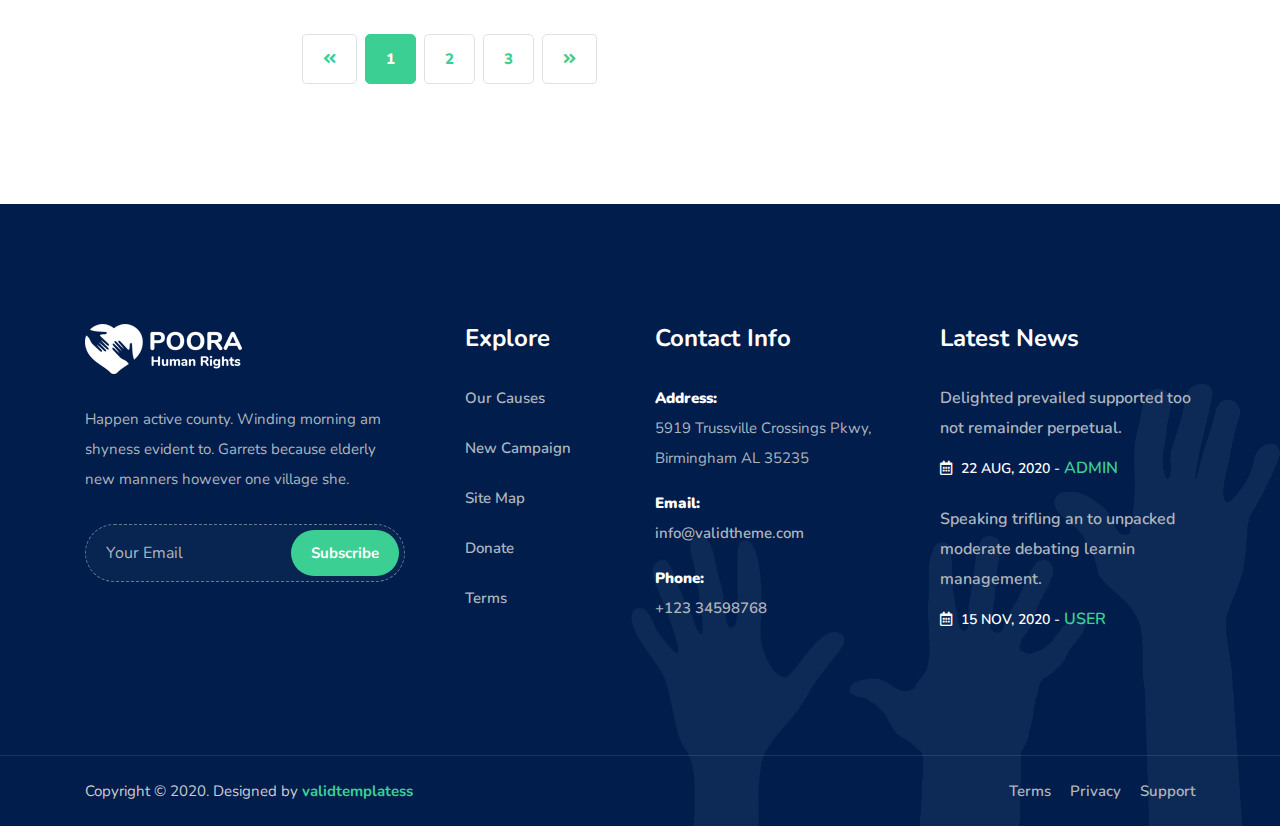
<file: blog-with-sidebar.html>
<!DOCTYPE html>
<html lang="en">

<head>
    <!-- ========== Meta Tags ========== -->
    <meta charset="utf-8">
    <meta http-equiv="X-UA-Compatible" content="IE=edge">
    <meta name="viewport" content="width=device-width, initial-scale=1">
    <meta name="description" content="Poora - Fundraising & Charity Template">

    <!-- ========== Page Title ========== -->
    <title>Poora - Fundraising & Charity Template</title>

    <!-- ========== Favicon Icon ========== -->
    <link rel="shortcut icon" href="assets/img/favicon.png" type="image/x-icon">

    <!-- ========== Start Stylesheet ========== -->
    <link href="assets/css/bootstrap.min.css" rel="stylesheet" />
    <link href="assets/css/font-awesome.min.css" rel="stylesheet" />
    <link href="assets/css/themify-icons.css" rel="stylesheet" />
    <link href="assets/css/flaticon-set.css" rel="stylesheet" />
    <link href="assets/css/magnific-popup.css" rel="stylesheet" />
    <link href="assets/css/owl.carousel.min.css" rel="stylesheet" />
    <link href="assets/css/owl.theme.default.min.css" rel="stylesheet" />
    <link href="assets/css/animate.css" rel="stylesheet" />
    <link href="assets/css/bootsnav.css" rel="stylesheet" />
    <link href="style.css" rel="stylesheet">
    <link href="assets/css/responsive.css" rel="stylesheet" />
    <!-- ========== End Stylesheet ========== -->

    <!-- HTML5 shim and Respond.js for IE8 support of HTML5 elements and media queries -->
    <!-- WARNING: Respond.js doesn't work if you view the page via file:// -->
    <!--[if lt IE 9]>
      <script src="assets/js/html5/html5shiv.min.js"></script>
      <script src="assets/js/html5/respond.min.js"></script>
    <![endif]-->

    <!-- ========== Google Fonts ========== -->
    <link href="https://fonts.googleapis.com/css2?family=Nunito:wght@200;300;400;600;700;800&display=swap" rel="stylesheet">

</head>

<body>

    <!-- Preloader Start -->
    <div class="se-pre-con"></div>
    <!-- Preloader Ends -->

    <!-- Start Header Top 
    ============================================= -->
    <div class="top-bar-area inc-pad bg-dark text-light">
        <div class="container-full">
            <div class="row align-center">
                <div class="col-lg-6 info">
                    <ul>
                        <li>
                            <i class="fas fa-envelope-open"></i> Info@gmail.com
                        </li>
                        <li>
                            <i class="fas fa-phone"></i> +123 456 7890
                        </li>
                    </ul>
                </div>
                <div class="col-lg-6 text-right item-flex">
                    <div class="info">
                        <ul>
                            <li>
                                <a href="blog-with-sidebar.html#">Login</a>
                            </li>
                            <li>
                                <a href="blog-with-sidebar.html#">Register</a>
                            </li>
                        </ul>
                    </div>
                    <div class="social">
                        <ul>
                            <li>
                                <a href="blog-with-sidebar.html#">
                                    <i class="fab fa-facebook-f"></i>
                                </a>
                            </li>
                            <li>
                                <a href="blog-with-sidebar.html#">
                                    <i class="fab fa-twitter"></i>
                                </a>
                            </li>
                            <li>
                                <a href="blog-with-sidebar.html#">
                                    <i class="fab fa-linkedin-in"></i>
                                </a>
                            </li>
                        </ul>
                    </div>
                </div>
            </div>
        </div>
    </div>
    <!-- End Header Top -->


    <!-- Header 
    ============================================= -->
    <header id="home">

        <!-- Start Navigation -->
        <nav class="navbar navbar-default navbar-sticky bootsnav">

            <div class="container-full">

                <!-- Start Atribute Navigation -->
                <div class="attr-nav border-less">
                    <ul>
                        <li class="button"><a href="blog-with-sidebar.html#"><i class="fas fa-heart"></i> Donate</a></li>
                    </ul>
                </div>         
                <!-- End Atribute Navigation -->

                <!-- Start Header Navigation -->
                <div class="navbar-header">
                    <button type="button" class="navbar-toggle" data-toggle="collapse" data-target="#navbar-menu">
                        <i class="fa fa-bars"></i>
                    </button>
                    <a class="navbar-brand" href="index.html">
                        <img src="assets/img/logo.png" class="logo" alt="Logo">
                    </a>
                </div>
                <!-- End Header Navigation -->

                <!-- Collect the nav links, forms, and other content for toggling -->
                <div class="collapse navbar-collapse" id="navbar-menu">
                    <ul class="nav navbar-nav navbar-center" data-in="fadeInDown" data-out="fadeOutUp">
                        <li class="dropdown">
                            <a href="blog-with-sidebar.html#" class="dropdown-toggle active" data-toggle="dropdown" >Home</a>
                            <ul class="dropdown-menu">
                                <li><a href="index-1.html">Home Version One</a></li>
                                <li><a href="index-2.html">Home Version Two</a></li>
                                <li><a href="index-3.html">Home Version Three</a></li>
                                <li><a href="index-4.html">Home Version Four</a></li>
                            </ul>
                        </li>
                        <li class="dropdown">
                            <a href="blog-with-sidebar.html#" class="dropdown-toggle" data-toggle="dropdown" >Pages</a>
                            <ul class="dropdown-menu">
                                <li><a href="about-us.html">About Us</a></li>
                                <li><a href="volunteer.html">Voluntter</a></li>
                                <li><a href="our-mission.html">Our Mission</a></li>
                                <li><a href="contact.html">Contact Us</a></li>
                                <li><a href="404.html">Error Page</a></li>
                            </ul>
                        </li>
                        <li class="dropdown">
                            <a href="blog-with-sidebar.html#" class="dropdown-toggle" data-toggle="dropdown" >Donations</a>
                            <ul class="dropdown-menu">
                                <li><a href="donation-1.html">Donations Version One</a></li>
                                <li><a href="donation-2.html">Donations Version Two</a></li>
                                <li><a href="donation-3.html">Donations Version Three</a></li>
                                <li><a href="donation-single.html">Donations Single</a></li>
                            </ul>
                        </li>
                        <li class="dropdown">
                            <a href="blog-with-sidebar.html#" class="dropdown-toggle" data-toggle="dropdown" >Event</a>
                            <ul class="dropdown-menu">
                                <li><a href="event-1.html">Event Version One</a></li>
                                <li><a href="event-2.html">Event Version Two</a></li>
                            </ul>
                        </li>
                        <li class="dropdown">
                            <a href="blog-with-sidebar.html#" class="dropdown-toggle" data-toggle="dropdown" >Blog</a>
                            <ul class="dropdown-menu">
                                <li><a href="blog-standard.html">Blog Standard</a></li>
                                <li><a href="blog-with-sidebar.html">Blog With Sidebar</a></li>
                                <li><a href="blog-2-colum.html">Blog Grid Two Colum</a></li>
                                <li><a href="blog-3-colum.html">Blog Grid Three Colum</a></li>
                                <li><a href="blog-single.html">Blog Single</a></li>
                                <li><a href="blog-single-with-sidebar.html">Blog Single With Sidebar</a></li>
                            </ul>
                        </li>
                        <li>
                            <a href="contact.html">Contact</a>
                        </li>
                    </ul>
                </div><!-- /.navbar-collapse -->
            </div>

        </nav>
        <!-- End Navigation -->

    </header>
    <!-- End Header -->

    <!-- Start Breadcrumb 
    ============================================= -->
    <div class="breadcrumb-area text-center shadow dark bg-fixed padding-xl text-light" style="background-image: url(assets/img/banner/21.jpg);">
        <div class="container">
            <div class="breadcrumb-items">
                <div class="row">
                    <div class="col-lg-12">
                        <h2>Blog with sidebar</h2>
                    </div>
                </div>
                <ul class="breadcrumb">
                    <li><a href="blog-with-sidebar.html#"><i class="fas fa-home"></i> Home</a></li>
                    <li><a href="blog-with-sidebar.html#">blog</a></li>
                    <li class="active">sidebar</li>
                </ul>
            </div>
        </div>
    </div>
    <!-- End Breadcrumb -->

    <!-- Start Blog
    ============================================= -->
    <div class="blog-area full-blog right-sidebar full-blog default-padding">
        <div class="container">
            <div class="blog-items">
                <div class="row">
                    <div class="blog-content col-lg-8 col-md-12">
                        <div class="blog-item-box">
                            <!-- Single Item -->
                            <div class="single-item">
                                <div class="item wow fadeInUp">
                                    <div class="thumb">
                                        <a href="blog-single-with-sidebar.html">
                                            <img src="assets/img/blog/1.jpg" alt="Thumb">
                                        </a>
                                    </div>
                                    <div class="info">
                                        <div class="tags">
                                            <a href="blog-with-sidebar.html#">Donation</a>
                                            <a href="blog-with-sidebar.html#">Poor</a>
                                        </div>
                                        <div class="meta">
                                            <ul>
                                                <li><i class="fas fa-calendar-alt"></i> 18 Nov, 2020</li>
                                                <li>By <a href="blog-with-sidebar.html#">Park Lee</a></li>
                                            </ul>
                                        </div>
                                        <h4>
                                            <a href="blog-single-with-sidebar.html">Discovery incommode earnestly no he commanded</a>
                                        </h4>
                                        <p>
                                            Sitting mistake towards his few country ask. You delighted two rapturous six depending objection happiness something the partiality unaffected. Incommode so intention defective at convinced. Led income months itself and houses you
                                        </p>
                                        <a class="btn circle btn-theme border btn-md" href="blog-single-with-sidebar.html">Read More <i class="fas fa-long-arrow-alt-right"></i></a>
                                    </div>
                                </div>
                            </div>
                            <!-- End Single Item -->
                            <!-- Single Item -->
                            <div class="single-item">
                                <div class="item wow fadeInUp">
                                    <div class="thumb">
                                        <a href="blog-single-with-sidebar.html">
                                            <img src="assets/img/blog/2.jpg" alt="Thumb">
                                        </a>
                                    </div>
                                    <div class="info">
                                        <div class="tags">
                                            <a href="blog-with-sidebar.html#">Food</a>
                                            <a href="blog-with-sidebar.html#">School</a>
                                        </div>
                                        <div class="meta">
                                            <ul>
                                                <li><i class="fas fa-calendar-alt"></i> 05 Dec, 2020</li>
                                                <li>By <a href="blog-with-sidebar.html#">Park Lee</a></li>
                                            </ul>
                                        </div>
                                        <h4>
                                            <a href="blog-single-with-sidebar.html">Unsatiable entreaties may collecting Power.</a>
                                        </h4>
                                        <p>
                                            Sitting mistake towards his few country ask. You delighted two rapturous six depending objection happiness something the partiality unaffected. Incommode so intention defective at convinced. Led income months itself and houses you
                                        </p>
                                        <a class="btn circle btn-theme border btn-md" href="blog-single-with-sidebar.html">Read More <i class="fas fa-long-arrow-alt-right"></i></a>
                                    </div>
                                </div>
                            </div>
                            <!-- End Single Item -->
                            <!-- Single Item -->
                            <div class="single-item">
                                <div class="item wow fadeInUp">
                                    <div class="thumb">
                                        <a href="blog-single-with-sidebar.html">
                                            <img src="assets/img/blog/3.jpg" alt="Thumb">
                                        </a>
                                    </div>
                                    <div class="info">
                                        <div class="tags">
                                            <a href="blog-with-sidebar.html#">Water</a>
                                            <a href="blog-with-sidebar.html#">Health</a>
                                        </div>
                                        <div class="meta">
                                            <ul>
                                                <li><i class="fas fa-calendar-alt"></i> 26 Sep, 2020</li>
                                                <li>By <a href="blog-with-sidebar.html#">Park Lee</a></li>
                                            </ul>
                                        </div>
                                        <h4>
                                            <a href="blog-single-with-sidebar.html">Consulted admitting is power acuteness.</a>
                                        </h4>
                                        <p>
                                            Sitting mistake towards his few country ask. You delighted two rapturous six depending objection happiness something the partiality unaffected. Incommode so intention defective at convinced. Led income months itself and houses you
                                        </p>
                                        <a class="btn circle btn-theme border btn-md" href="blog-single-with-sidebar.html">Read More <i class="fas fa-long-arrow-alt-right"></i></a>
                                    </div>
                                </div>
                            </div>
                            <!-- End Single Item -->
                        </div>
                        
                        <!-- Pagination -->
                        <div class="row">
                            <div class="col-md-12 pagi-area text-center">
                                <nav aria-label="navigation">
                                    <ul class="pagination">
                                        <li class="page-item"><a class="page-link" href="blog-with-sidebar.html#"><i class="fas fa-angle-double-left"></i></a></li>
                                        <li class="page-item active"><a class="page-link" href="blog-with-sidebar.html#">1</a></li>
                                        <li class="page-item"><a class="page-link" href="blog-with-sidebar.html#">2</a></li>
                                        <li class="page-item"><a class="page-link" href="blog-with-sidebar.html#">3</a></li>
                                        <li class="page-item"><a class="page-link" href="blog-with-sidebar.html#"><i class="fas fa-angle-double-right"></i></a></li>
                                    </ul>
                                </nav>
                            </div>
                        </div>
                    </div>
                    <!-- Start Sidebar -->
                    <div class="sidebar wow fadeInLeft col-lg-4 col-md-12">
                        <aside>
                            <div class="sidebar-item search">
                                <div class="sidebar-info">
                                    <form>
                                        <input type="text" name="text" class="form-control">
                                        <button type="submit"><i class="fas fa-search"></i></button>
                                    </form>
                                </div>
                            </div>
                            <div class="sidebar-item donation">
                                <div class="sidebar-info" style="background-image: url(assets/img/gallery/22.jpg);">
                                    <h4>More then 365 000+ People Were Helped</h4>
                                    <a href="blog-with-sidebar.html#">Donate Now <i class="fas fa-angle-right"></i></a>
                                </div>
                            </div>
                            <div class="sidebar-item recent-post">
                                <div class="title">
                                    <h4>Recent Post</h4>
                                </div>
                                <ul>
                                    <li>
                                        <div class="thumb">
                                            <a href="blog-with-sidebar.html#">
                                                <img src="assets/img/gallery/11.jpg" alt="Thumb">
                                            </a>
                                        </div>
                                        <div class="info">
                                            <a href="blog-with-sidebar.html#">Participate in staff meetingness manage dedicated</a>
                                            <div class="meta-title">
                                                <span class="post-date"><i class="fas fa-clock"></i> 12 Feb, 2020</span>
                                            </div>
                                        </div>
                                    </li>
                                    <li>
                                        <div class="thumb">
                                            <a href="blog-with-sidebar.html#">
                                                <img src="assets/img/gallery/22.jpg" alt="Thumb">
                                            </a>
                                        </div>
                                        <div class="info">
                                            <a href="blog-with-sidebar.html#">Future Plan & Strategy for Consutruction </a>
                                            <div class="meta-title">
                                                <span class="post-date"><i class="fas fa-clock"></i> 05 Jul, 2019</span>
                                            </div>
                                        </div>
                                    </li>
                                    <li>
                                        <div class="thumb">
                                            <a href="blog-with-sidebar.html#">
                                                <img src="assets/img/gallery/33.jpg" alt="Thumb">
                                            </a>
                                        </div>
                                        <div class="info">
                                            <a href="blog-with-sidebar.html#">Melancholy particular devonshire alteration</a>
                                            <div class="meta-title">
                                                <span class="post-date"><i class="fas fa-clock"></i> 29 Aug, 2020</span>
                                            </div>
                                        </div>
                                    </li>
                                </ul>
                            </div>
                            <div class="sidebar-item category">
                                <div class="title">
                                    <h4>category list</h4>
                                </div>
                                <div class="sidebar-info">
                                    <ul>
                                        <li>
                                            <a href="blog-with-sidebar.html#">national <span>(69)</span></a>
                                        </li>
                                        <li>
                                            <a href="blog-with-sidebar.html#">national <span>(25)</span></a>
                                        </li>
                                        <li>
                                            <a href="blog-with-sidebar.html#">sports <span>(18)</span></a>
                                        </li>
                                        <li>
                                            <a href="blog-with-sidebar.html#">megazine <span>(37)</span></a>
                                        </li>
                                        <li>
                                            <a href="blog-with-sidebar.html#">health <span>(12)</span></a>
                                        </li>
                                    </ul>
                                </div>
                            </div>
                            <div class="sidebar-item gallery">
                                <div class="title">
                                    <h4>Gallery</h4>
                                </div>
                                <div class="sidebar-info">
                                    <ul>
                                        <li>
                                            <a href="blog-with-sidebar.html#">
                                                <img src="assets/img/gallery/77.jpg" alt="thumb">
                                            </a>
                                        </li>
                                        <li>
                                            <a href="blog-with-sidebar.html#">
                                                <img src="assets/img/gallery/66.jpg" alt="thumb">
                                            </a>
                                        </li>
                                        <li>
                                            <a href="blog-with-sidebar.html#">
                                                <img src="assets/img/gallery/55.jpg" alt="thumb">
                                            </a>
                                        </li>
                                        <li>
                                            <a href="blog-with-sidebar.html#">
                                                <img src="assets/img/gallery/44.jpg" alt="thumb">
                                            </a>
                                        </li>
                                        <li>
                                            <a href="blog-with-sidebar.html#">
                                                <img src="assets/img/gallery/33.jpg" alt="thumb">
                                            </a>
                                        </li>
                                        <li>
                                            <a href="blog-with-sidebar.html#">
                                                <img src="assets/img/gallery/22.jpg" alt="thumb">
                                            </a>
                                        </li>
                                    </ul>
                                </div>
                            </div>
                            <div class="sidebar-item archives">
                                <div class="title">
                                    <h4>Archives</h4>
                                </div>
                                <div class="sidebar-info">
                                    <ul>
                                        <li><a href="blog-with-sidebar.html#">Aug 2020</a></li>
                                        <li><a href="blog-with-sidebar.html#">Sept 2020</a></li>
                                        <li><a href="blog-with-sidebar.html#">Nov 2020</a></li>
                                        <li><a href="blog-with-sidebar.html#">Dec 2020</a></li>
                                    </ul>
                                </div>
                            </div>
                            <div class="sidebar-item social-sidebar">
                                <div class="title">
                                    <h4>follow us</h4>
                                </div>
                                <div class="sidebar-info">
                                    <ul>
                                        <li class="facebook">
                                            <a href="blog-with-sidebar.html#">
                                                <i class="fab fa-facebook-f"></i>
                                            </a>
                                        </li>
                                        <li class="twitter">
                                            <a href="blog-with-sidebar.html#">
                                                <i class="fab fa-twitter"></i>
                                            </a>
                                        </li>
                                        <li class="pinterest">
                                            <a href="blog-with-sidebar.html#">
                                                <i class="fab fa-pinterest"></i>
                                            </a>
                                        </li>
                                        <li class="g-plus">
                                            <a href="blog-with-sidebar.html#">
                                                <i class="fab fa-google-plus-g"></i>
                                            </a>
                                        </li>
                                        <li class="linkedin">
                                            <a href="blog-with-sidebar.html#">
                                                <i class="fab fa-linkedin-in"></i>
                                            </a>
                                        </li>
                                    </ul>
                                </div>
                            </div>
                            <div class="sidebar-item tags">
                                <div class="title">
                                    <h4>tags</h4>
                                </div>
                                <div class="sidebar-info">
                                    <ul>
                                        <li><a href="blog-with-sidebar.html#">Fashion</a>
                                        </li>
                                        <li><a href="blog-with-sidebar.html#">Education</a>
                                        </li>
                                        <li><a href="blog-with-sidebar.html#">nation</a>
                                        </li>
                                        <li><a href="blog-with-sidebar.html#">study</a>
                                        </li>
                                        <li><a href="blog-with-sidebar.html#">health</a>
                                        </li>
                                        <li><a href="blog-with-sidebar.html#">food</a>
                                        </li>
                                        <li><a href="blog-with-sidebar.html#">travel</a>
                                        </li>
                                        <li><a href="blog-with-sidebar.html#">science</a>
                                        </li>
                                    </ul>
                                </div>
                            </div>
                        </aside>
                    </div>
                    <!-- End Start Sidebar -->
                </div>
            </div>
        </div>
    </div>
    <!-- End Blog -->

    <!-- Start Footer 
    ============================================= -->
    <footer class="bg-dark text-light">
        <!-- Fixed Shape -->
        <div class="fixed-shape">
            <img src="assets/img/footer-bg.png" alt="Shape">
        </div>
        <!-- Fixed Shape -->
        <div class="container">
            <div class="f-items default-padding">
                <div class="row">
                    <div class="col-lg-4 col-md-6 item">
                        <div class="f-item about">
                            <img src="assets/img/logo-light.png" alt="Logo">
                            <p>
                                Happen active county. Winding morning am shyness evident to. Garrets because elderly new manners however one village she.
                            </p>
                            <form action="blog-with-sidebar.html#">
                                <input type="email" placeholder="Your Email" class="form-control" name="email">
                                <button type="submit"> Subscribe</button>  
                            </form>
                        </div>
                    </div>
                    <div class="col-lg-2 col-md-6 item">
                        <div class="f-item link">
                            <h4 class="widget-title">Explore</h4>
                            <ul>
                                <li>
                                    <a href="blog-with-sidebar.html#">Our Causes</a>
                                </li>
                                <li>
                                    <a href="blog-with-sidebar.html#">New Campaign</a>
                                </li>
                                <li>
                                    <a href="blog-with-sidebar.html#">Site Map</a>
                                </li>
                                <li>
                                    <a href="blog-with-sidebar.html#">Donate</a>
                                </li>
                                <li>
                                    <a href="blog-with-sidebar.html#">Terms</a>
                                </li>
                            </ul>
                        </div>
                    </div>

                    <div class="col-lg-3 col-md-6 item">
                        <div class="f-item">
                            <h4 class="widget-title">Contact Info</h4>
                            <div class="address">
                                <ul>
                                    <li>
                                        <strong>Address:</strong>
                                        5919 Trussville Crossings Pkwy, Birmingham AL 35235
                                    </li>
                                    <li>
                                        <strong>Email:</strong>
                                        <a href="mailto:info@validtheme.com">info@validtheme.com</a>
                                    </li>
                                    <li>
                                        <strong>Phone:</strong>
                                        <a href="tel:2151234567">+123 34598768</a>
                                    </li>
                                </ul>
                            </div>
                        </div>
                    </div>

                    <div class="col-lg-3 col-md-6 item">
                        <div class="f-item recent-post">
                            <h4 class="widget-title">Latest News</h4>
                            <div class="item">
                                <a href="blog-with-sidebar.html#">Delighted prevailed supported too not remainder perpetual.</a>
                                <span><i class="fas fa-calendar-alt"></i> 22 Aug, 2020 -  <a href="blog-with-sidebar.html#">Admin</a></span>
                            </div>
                            <div class="item">
                                <a href="blog-with-sidebar.html#">Speaking trifling an to unpacked moderate debating learnin management. </a>
                                <span><i class="fas fa-calendar-alt"></i> 15 Nov, 2020 -  <a href="blog-with-sidebar.html#">User</a></span>
                            </div>
                        </div>
                    </div>

                </div>
            </div>
        </div>
        <!-- Start Footer Bottom -->
        <div class="footer-bottom">
            <div class="container">
                <div class="row">
                    <div class="col-md-6">
                        <p>Copyright &copy;  2020. Designed by <a href="blog-with-sidebar.html#">validtemplatess</a></p>
                    </div>
                    <div class="col-md-6 text-right link">
                        <ul>
                            <li>
                                <a href="blog-with-sidebar.html#">Terms</a>
                            </li>
                            <li>
                                <a href="blog-with-sidebar.html#">Privacy</a>
                            </li>
                            <li>
                                <a href="blog-with-sidebar.html#">Support</a>
                            </li>
                        </ul>
                    </div>
                </div>
            </div>
        </div>
        <!-- End Footer Bottom -->
    </footer>
    <!-- End Footer -->

    <!-- jQuery Frameworks
    ============================================= -->
    <script src="assets/js/jquery-1.12.4.min.js"></script>
    <script src="assets/js/popper.min.js"></script>
    <script src="assets/js/bootstrap.min.js"></script>
    <script src="assets/js/equal-height.min.js"></script>
    <script src="assets/js/jquery.appear.js"></script>
    <script src="assets/js/jquery.easing.min.js"></script>
    <script src="assets/js/jquery.magnific-popup.min.js"></script>
    <script src="assets/js/modernizr.custom.13711.js"></script>
    <script src="assets/js/owl.carousel.min.js"></script>
    <script src="assets/js/wow.min.js"></script>
    <script src="assets/js/progress-bar.min.js"></script>
    <script src="assets/js/isotope.pkgd.min.js"></script>
    <script src="assets/js/imagesloaded.pkgd.min.js"></script>
    <script src="assets/js/count-to.js"></script>
    <script src="assets/js/YTPlayer.min.js"></script>
    <script src="assets/js/jquery.nice-select.min.js"></script>
    <script src="assets/js/bootsnav.js"></script>
    <script src="assets/js/main.js"></script>

</body>
</html>
</file>
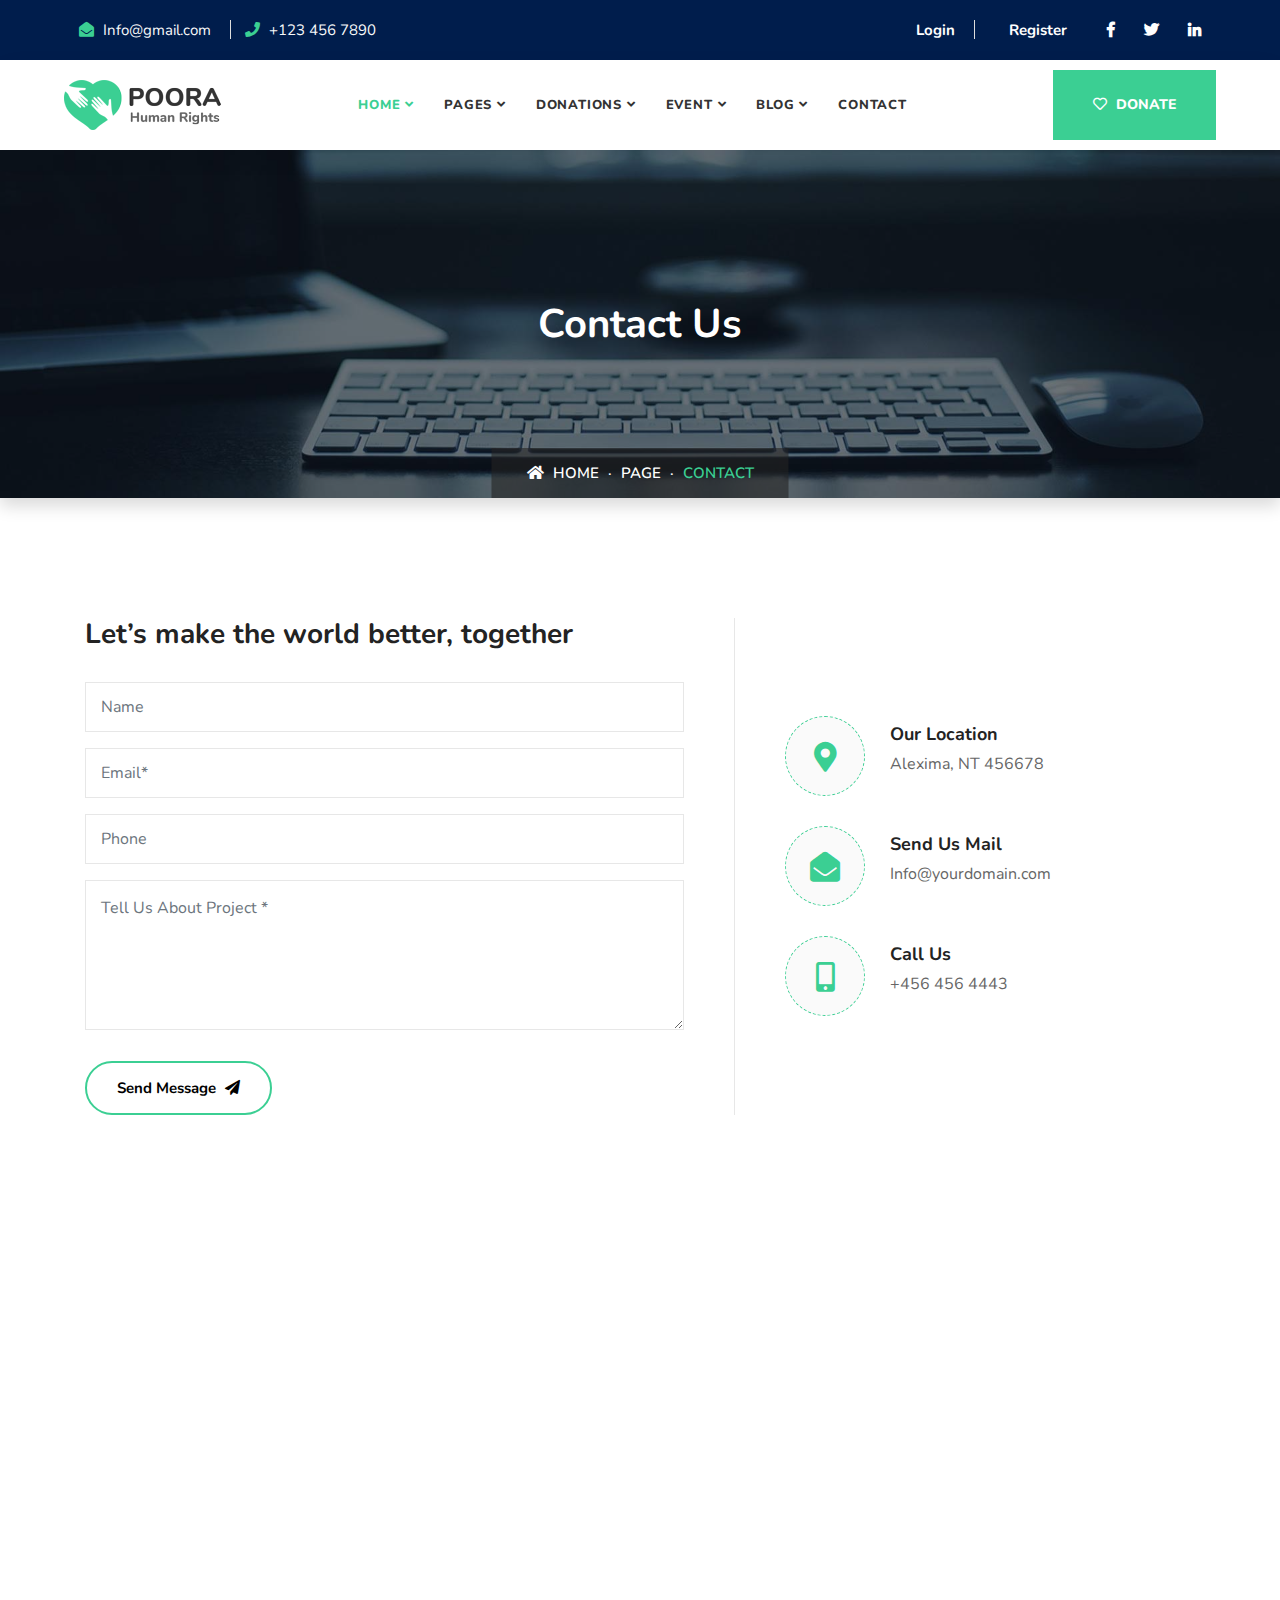
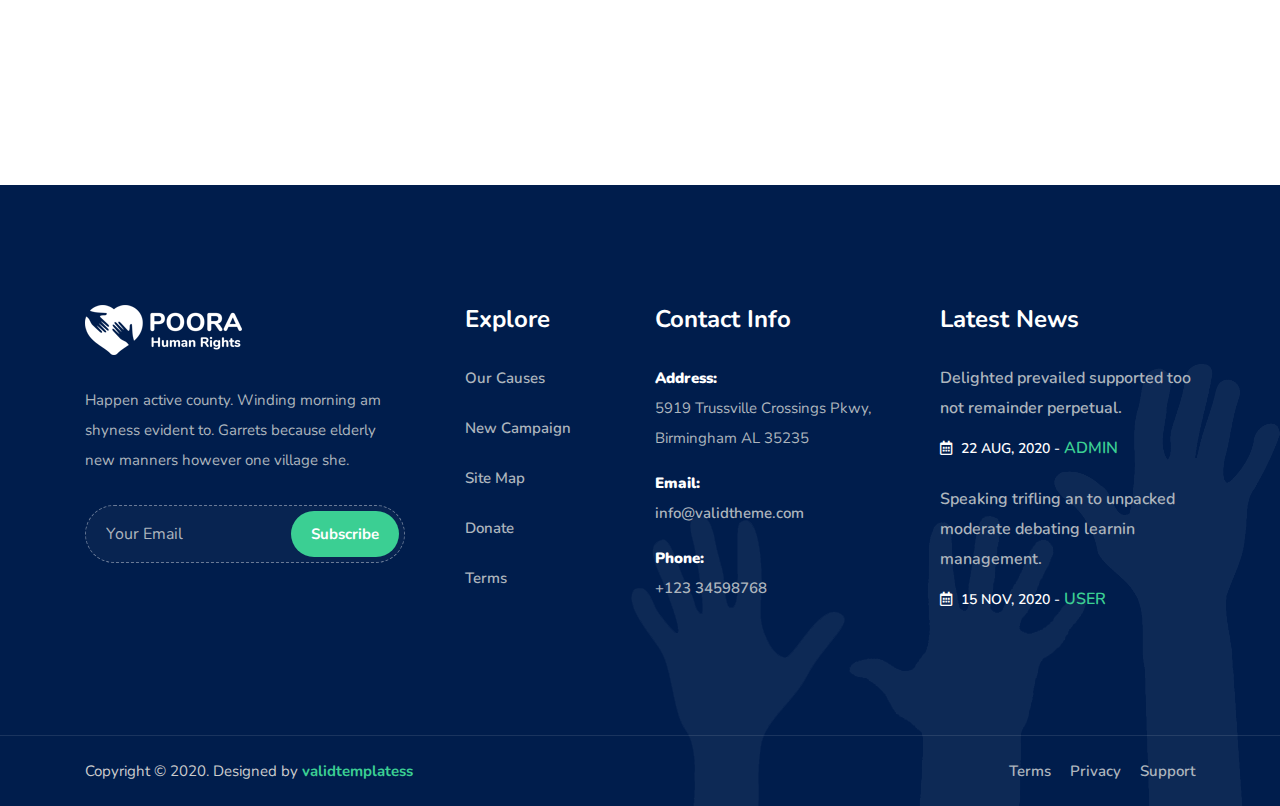
<file: contact.html>
<!DOCTYPE html>
<html lang="en">

<head>
    <!-- ========== Meta Tags ========== -->
    <meta charset="utf-8">
    <meta http-equiv="X-UA-Compatible" content="IE=edge">
    <meta name="viewport" content="width=device-width, initial-scale=1">
    <meta name="description" content="Poora - Fundraising & Charity Template">

    <!-- ========== Page Title ========== -->
    <title>Poora - Fundraising & Charity Template</title>

    <!-- ========== Favicon Icon ========== -->
    <link rel="shortcut icon" href="assets/img/favicon.png" type="image/x-icon">

    <!-- ========== Start Stylesheet ========== -->
    <link href="assets/css/bootstrap.min.css" rel="stylesheet" />
    <link href="assets/css/font-awesome.min.css" rel="stylesheet" />
    <link href="assets/css/themify-icons.css" rel="stylesheet" />
    <link href="assets/css/flaticon-set.css" rel="stylesheet" />
    <link href="assets/css/magnific-popup.css" rel="stylesheet" />
    <link href="assets/css/owl.carousel.min.css" rel="stylesheet" />
    <link href="assets/css/owl.theme.default.min.css" rel="stylesheet" />
    <link href="assets/css/animate.css" rel="stylesheet" />
    <link href="assets/css/bootsnav.css" rel="stylesheet" />
    <link href="style.css" rel="stylesheet">
    <link href="assets/css/responsive.css" rel="stylesheet" />
    <!-- ========== End Stylesheet ========== -->

    <!-- HTML5 shim and Respond.js for IE8 support of HTML5 elements and media queries -->
    <!-- WARNING: Respond.js doesn't work if you view the page via file:// -->
    <!--[if lt IE 9]>
      <script src="assets/js/html5/html5shiv.min.js"></script>
      <script src="assets/js/html5/respond.min.js"></script>
    <![endif]-->

    <!-- ========== Google Fonts ========== -->
    <link href="https://fonts.googleapis.com/css2?family=Nunito:wght@200;300;400;600;700;800&display=swap" rel="stylesheet">

</head>

<body>

    <!-- Preloader Start -->
    <div class="se-pre-con"></div>
    <!-- Preloader Ends -->

    <!-- Start Header Top 
    ============================================= -->
    <div class="top-bar-area inc-pad bg-dark text-light">
        <div class="container-full">
            <div class="row align-center">
                <div class="col-lg-6 info">
                    <ul>
                        <li>
                            <i class="fas fa-envelope-open"></i> Info@gmail.com
                        </li>
                        <li>
                            <i class="fas fa-phone"></i> +123 456 7890
                        </li>
                    </ul>
                </div>
                <div class="col-lg-6 text-right item-flex">
                    <div class="info">
                        <ul>
                            <li>
                                <a href="contact.html#">Login</a>
                            </li>
                            <li>
                                <a href="contact.html#">Register</a>
                            </li>
                        </ul>
                    </div>
                    <div class="social">
                        <ul>
                            <li>
                                <a href="contact.html#">
                                    <i class="fab fa-facebook-f"></i>
                                </a>
                            </li>
                            <li>
                                <a href="contact.html#">
                                    <i class="fab fa-twitter"></i>
                                </a>
                            </li>
                            <li>
                                <a href="contact.html#">
                                    <i class="fab fa-linkedin-in"></i>
                                </a>
                            </li>
                        </ul>
                    </div>
                </div>
            </div>
        </div>
    </div>
    <!-- End Header Top -->


    <!-- Header 
    ============================================= -->
    <header id="home">

        <!-- Start Navigation -->
        <nav class="navbar navbar-default navbar-sticky bootsnav">

            <div class="container-full">

                <!-- Start Atribute Navigation -->
                <div class="attr-nav border-less">
                    <ul>
                        <li class="button"><a href="contact.html#"><i class="fas fa-heart"></i> Donate</a></li>
                    </ul>
                </div>         
                <!-- End Atribute Navigation -->

                <!-- Start Header Navigation -->
                <div class="navbar-header">
                    <button type="button" class="navbar-toggle" data-toggle="collapse" data-target="#navbar-menu">
                        <i class="fa fa-bars"></i>
                    </button>
                    <a class="navbar-brand" href="index.html">
                        <img src="assets/img/logo.png" class="logo" alt="Logo">
                    </a>
                </div>
                <!-- End Header Navigation -->

                <!-- Collect the nav links, forms, and other content for toggling -->
                <div class="collapse navbar-collapse" id="navbar-menu">
                    <ul class="nav navbar-nav navbar-center" data-in="fadeInDown" data-out="fadeOutUp">
                        <li class="dropdown">
                            <a href="contact.html#" class="dropdown-toggle active" data-toggle="dropdown" >Home</a>
                            <ul class="dropdown-menu">
                                <li><a href="index-1.html">Home Version One</a></li>
                                <li><a href="index-2.html">Home Version Two</a></li>
                                <li><a href="index-3.html">Home Version Three</a></li>
                                <li><a href="index-4.html">Home Version Four</a></li>
                            </ul>
                        </li>
                        <li class="dropdown">
                            <a href="contact.html#" class="dropdown-toggle" data-toggle="dropdown" >Pages</a>
                            <ul class="dropdown-menu">
                                <li><a href="about-us.html">About Us</a></li>
                                <li><a href="volunteer.html">Voluntter</a></li>
                                <li><a href="our-mission.html">Our Mission</a></li>
                                <li><a href="contact.html">Contact Us</a></li>
                                <li><a href="404.html">Error Page</a></li>
                            </ul>
                        </li>
                        <li class="dropdown">
                            <a href="contact.html#" class="dropdown-toggle" data-toggle="dropdown" >Donations</a>
                            <ul class="dropdown-menu">
                                <li><a href="donation-1.html">Donations Version One</a></li>
                                <li><a href="donation-2.html">Donations Version Two</a></li>
                                <li><a href="donation-3.html">Donations Version Three</a></li>
                                <li><a href="donation-single.html">Donations Single</a></li>
                            </ul>
                        </li>
                        <li class="dropdown">
                            <a href="contact.html#" class="dropdown-toggle" data-toggle="dropdown" >Event</a>
                            <ul class="dropdown-menu">
                                <li><a href="event-1.html">Event Version One</a></li>
                                <li><a href="event-2.html">Event Version Two</a></li>
                            </ul>
                        </li>
                        <li class="dropdown">
                            <a href="contact.html#" class="dropdown-toggle" data-toggle="dropdown" >Blog</a>
                            <ul class="dropdown-menu">
                                <li><a href="blog-standard.html">Blog Standard</a></li>
                                <li><a href="blog-with-sidebar.html">Blog With Sidebar</a></li>
                                <li><a href="blog-2-colum.html">Blog Grid Two Colum</a></li>
                                <li><a href="blog-3-colum.html">Blog Grid Three Colum</a></li>
                                <li><a href="blog-single.html">Blog Single</a></li>
                                <li><a href="blog-single-with-sidebar.html">Blog Single With Sidebar</a></li>
                            </ul>
                        </li>
                        <li>
                            <a href="contact.html">Contact</a>
                        </li>
                    </ul>
                </div><!-- /.navbar-collapse -->
            </div>

        </nav>
        <!-- End Navigation -->

    </header>
    <!-- End Header -->

    <!-- Start Breadcrumb 
    ============================================= -->
    <div class="breadcrumb-area text-center shadow dark bg-cover padding-xl text-light" style="background-image: url(assets/img/banner/23.jpg);">
        <div class="container">
            <div class="breadcrumb-items">
                <div class="row">
                    <div class="col-lg-12">
                        <h2>Contact Us</h2>
                    </div>
                </div>
                <ul class="breadcrumb">
                    <li><a href="contact.html#"><i class="fas fa-home"></i> Home</a></li>
                    <li><a href="contact.html#">Page</a></li>
                    <li class="active">Contact</li>
                </ul>
            </div>
        </div>
    </div>
    <!-- End Breadcrumb -->

    <!-- Start Contact 
    ============================================= -->
    <div class="contact-form-area default-padding">
        <div class="container">
            <div class="row align-center">
                <!-- Start Contact Form -->
                <div class="col-lg-7 contact-forms">
                    <div class="content">
                        <div class="heading">
                            <h3>Let’s make the world better, together</h3>
                        </div>
                        <form action="https://validthemes.live//themeforest/poora/assets/mail/contact.php" method="POST" class="contact-form">
                            <div class="row">
                                <div class="col-lg-12">
                                    <div class="form-group">
                                        <input class="form-control" id="name" name="name" placeholder="Name" type="text">
                                        <span class="alert-error"></span>
                                    </div>
                                </div>
                            </div>
                            <div class="row">
                                <div class="col-lg-12">
                                    <div class="form-group">
                                        <input class="form-control" id="email" name="email" placeholder="Email*" type="email">
                                        <span class="alert-error"></span>
                                    </div>
                                </div>
                            </div>
                            <div class="row">
                                <div class="col-lg-12">
                                    <div class="form-group">
                                        <input class="form-control" id="phone" name="phone" placeholder="Phone" type="text">
                                        <span class="alert-error"></span>
                                    </div>
                                </div>
                            </div>
                            <div class="row">
                                <div class="col-lg-12">
                                    <div class="form-group comments">
                                        <textarea class="form-control" id="comments" name="comments" placeholder="Tell Us About Project *"></textarea>
                                    </div>
                                </div>
                            </div>
                            <div class="row">
                                <div class="col-lg-12">
                                    <button type="submit" name="submit" id="submit">
                                        Send Message <i class="fa fa-paper-plane"></i>
                                    </button>
                                </div>
                            </div>
                            <!-- Alert Message -->
                            <div class="col-md-12 alert-notification">
                                <div id="message" class="alert-msg"></div>
                            </div>
                        </form>
                    </div>
                </div>
                <!-- End Contact Form -->
                <div class="col-lg-5 address-info">
                    <div class="address-items">
                        <ul>
                            <li>
                                <i class="fas fa-map-marker-alt"></i>
                                <p>
                                    Our Location
                                    <span>Alexima, NT 456678</span>
                                </p>
                            </li>
                            <li>
                                <i class="fas fa-envelope-open"></i>
                                <p>
                                    Send Us Mail
                                    <span>Info@yourdomain.com</span>
                                </p>
                            </li>
                            <li>
                                <i class="fas fa-mobile-alt"></i>
                                <p>
                                    Call Us
                                    <span>+456 456 4443</span>
                                </p>
                            </li>
                        </ul>
                    </div>
                </div>
            </div>
        </div>
    </div>
    <!-- End Contact -->

    <!-- Start Google Maps 
    ============================================= -->
    <div class="maps-area">
        <div class="google-maps">
            <iframe src="https://www.google.com/maps/embed?pb=!1m10!1m8!1m3!1d14767.262289338461!2d70.79414485000001!3d22.284975!3m2!1i1024!2i768!4f13.1!5e0!3m2!1sen!2sin!4v1424308883981"></iframe>
        </div>
    </div>
    <!-- End Google Maps -->

    <!-- Start Footer 
    ============================================= -->
    <footer class="bg-dark text-light">
        <!-- Fixed Shape -->
        <div class="fixed-shape">
            <img src="assets/img/footer-bg.png" alt="Shape">
        </div>
        <!-- Fixed Shape -->
        <div class="container">
            <div class="f-items default-padding">
                <div class="row">
                    <div class="col-lg-4 col-md-6 item">
                        <div class="f-item about">
                            <img src="assets/img/logo-light.png" alt="Logo">
                            <p>
                                Happen active county. Winding morning am shyness evident to. Garrets because elderly new manners however one village she.
                            </p>
                            <form action="contact.html#">
                                <input type="email" placeholder="Your Email" class="form-control" name="email">
                                <button type="submit"> Subscribe</button>  
                            </form>
                        </div>
                    </div>
                    <div class="col-lg-2 col-md-6 item">
                        <div class="f-item link">
                            <h4 class="widget-title">Explore</h4>
                            <ul>
                                <li>
                                    <a href="contact.html#">Our Causes</a>
                                </li>
                                <li>
                                    <a href="contact.html#">New Campaign</a>
                                </li>
                                <li>
                                    <a href="contact.html#">Site Map</a>
                                </li>
                                <li>
                                    <a href="contact.html#">Donate</a>
                                </li>
                                <li>
                                    <a href="contact.html#">Terms</a>
                                </li>
                            </ul>
                        </div>
                    </div>

                    <div class="col-lg-3 col-md-6 item">
                        <div class="f-item">
                            <h4 class="widget-title">Contact Info</h4>
                            <div class="address">
                                <ul>
                                    <li>
                                        <strong>Address:</strong>
                                        5919 Trussville Crossings Pkwy, Birmingham AL 35235
                                    </li>
                                    <li>
                                        <strong>Email:</strong>
                                        <a href="mailto:info@validtheme.com">info@validtheme.com</a>
                                    </li>
                                    <li>
                                        <strong>Phone:</strong>
                                        <a href="tel:2151234567">+123 34598768</a>
                                    </li>
                                </ul>
                            </div>
                        </div>
                    </div>

                    <div class="col-lg-3 col-md-6 item">
                        <div class="f-item recent-post">
                            <h4 class="widget-title">Latest News</h4>
                            <div class="item">
                                <a href="contact.html#">Delighted prevailed supported too not remainder perpetual.</a>
                                <span><i class="fas fa-calendar-alt"></i> 22 Aug, 2020 -  <a href="contact.html#">Admin</a></span>
                            </div>
                            <div class="item">
                                <a href="contact.html#">Speaking trifling an to unpacked moderate debating learnin management. </a>
                                <span><i class="fas fa-calendar-alt"></i> 15 Nov, 2020 -  <a href="contact.html#">User</a></span>
                            </div>
                        </div>
                    </div>

                </div>
            </div>
        </div>
        <!-- Start Footer Bottom -->
        <div class="footer-bottom">
            <div class="container">
                <div class="row">
                    <div class="col-md-6">
                        <p>Copyright &copy;  2020. Designed by <a href="contact.html#">validtemplatess</a></p>
                    </div>
                    <div class="col-md-6 text-right link">
                        <ul>
                            <li>
                                <a href="contact.html#">Terms</a>
                            </li>
                            <li>
                                <a href="contact.html#">Privacy</a>
                            </li>
                            <li>
                                <a href="contact.html#">Support</a>
                            </li>
                        </ul>
                    </div>
                </div>
            </div>
        </div>
        <!-- End Footer Bottom -->
    </footer>
    <!-- End Footer -->

    <!-- jQuery Frameworks
    ============================================= -->
    <script src="assets/js/jquery-1.12.4.min.js"></script>
    <script src="assets/js/popper.min.js"></script>
    <script src="assets/js/bootstrap.min.js"></script>
    <script src="assets/js/equal-height.min.js"></script>
    <script src="assets/js/jquery.appear.js"></script>
    <script src="assets/js/jquery.easing.min.js"></script>
    <script src="assets/js/jquery.magnific-popup.min.js"></script>
    <script src="assets/js/modernizr.custom.13711.js"></script>
    <script src="assets/js/owl.carousel.min.js"></script>
    <script src="assets/js/wow.min.js"></script>
    <script src="assets/js/progress-bar.min.js"></script>
    <script src="assets/js/isotope.pkgd.min.js"></script>
    <script src="assets/js/imagesloaded.pkgd.min.js"></script>
    <script src="assets/js/count-to.js"></script>
    <script src="assets/js/YTPlayer.min.js"></script>
    <script src="assets/js/jquery.nice-select.min.js"></script>
    <script src="assets/js/bootsnav.js"></script>
    <script src="assets/js/main.js"></script>

</body>
</html>
</file>
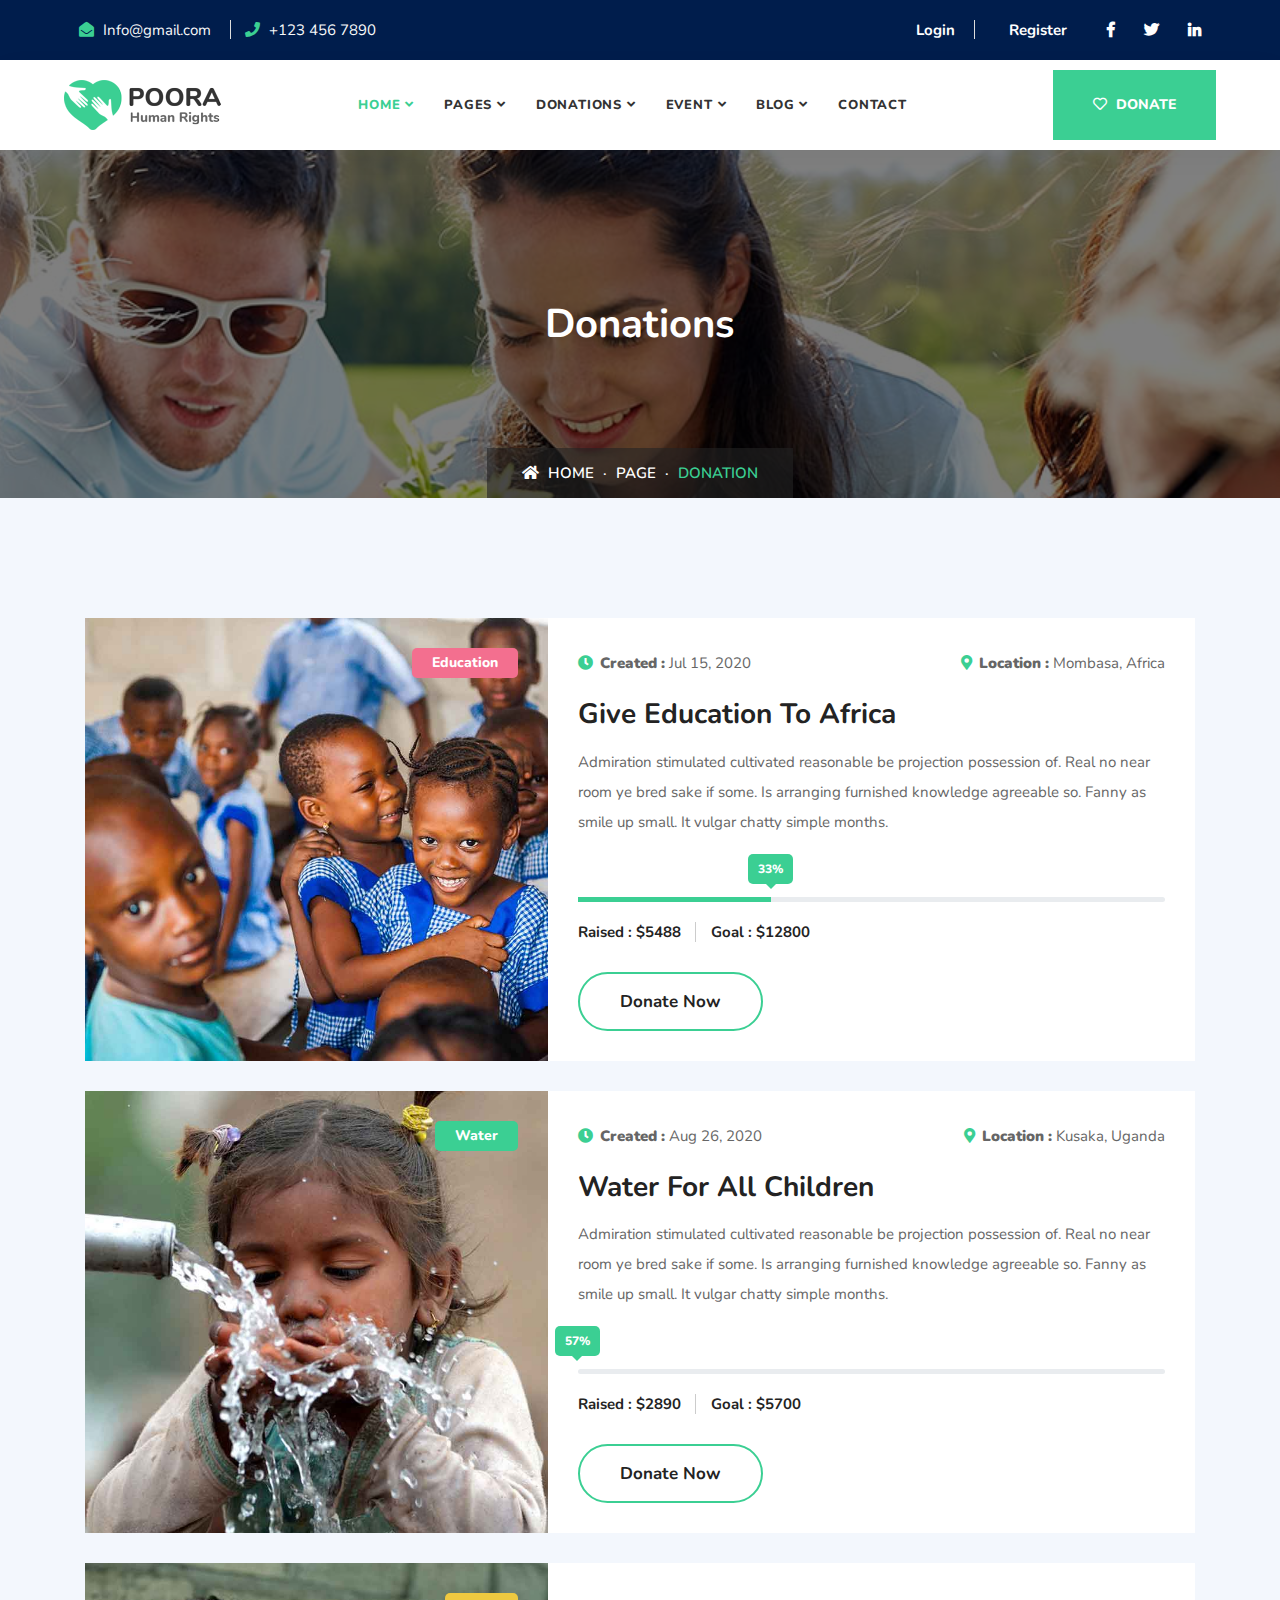
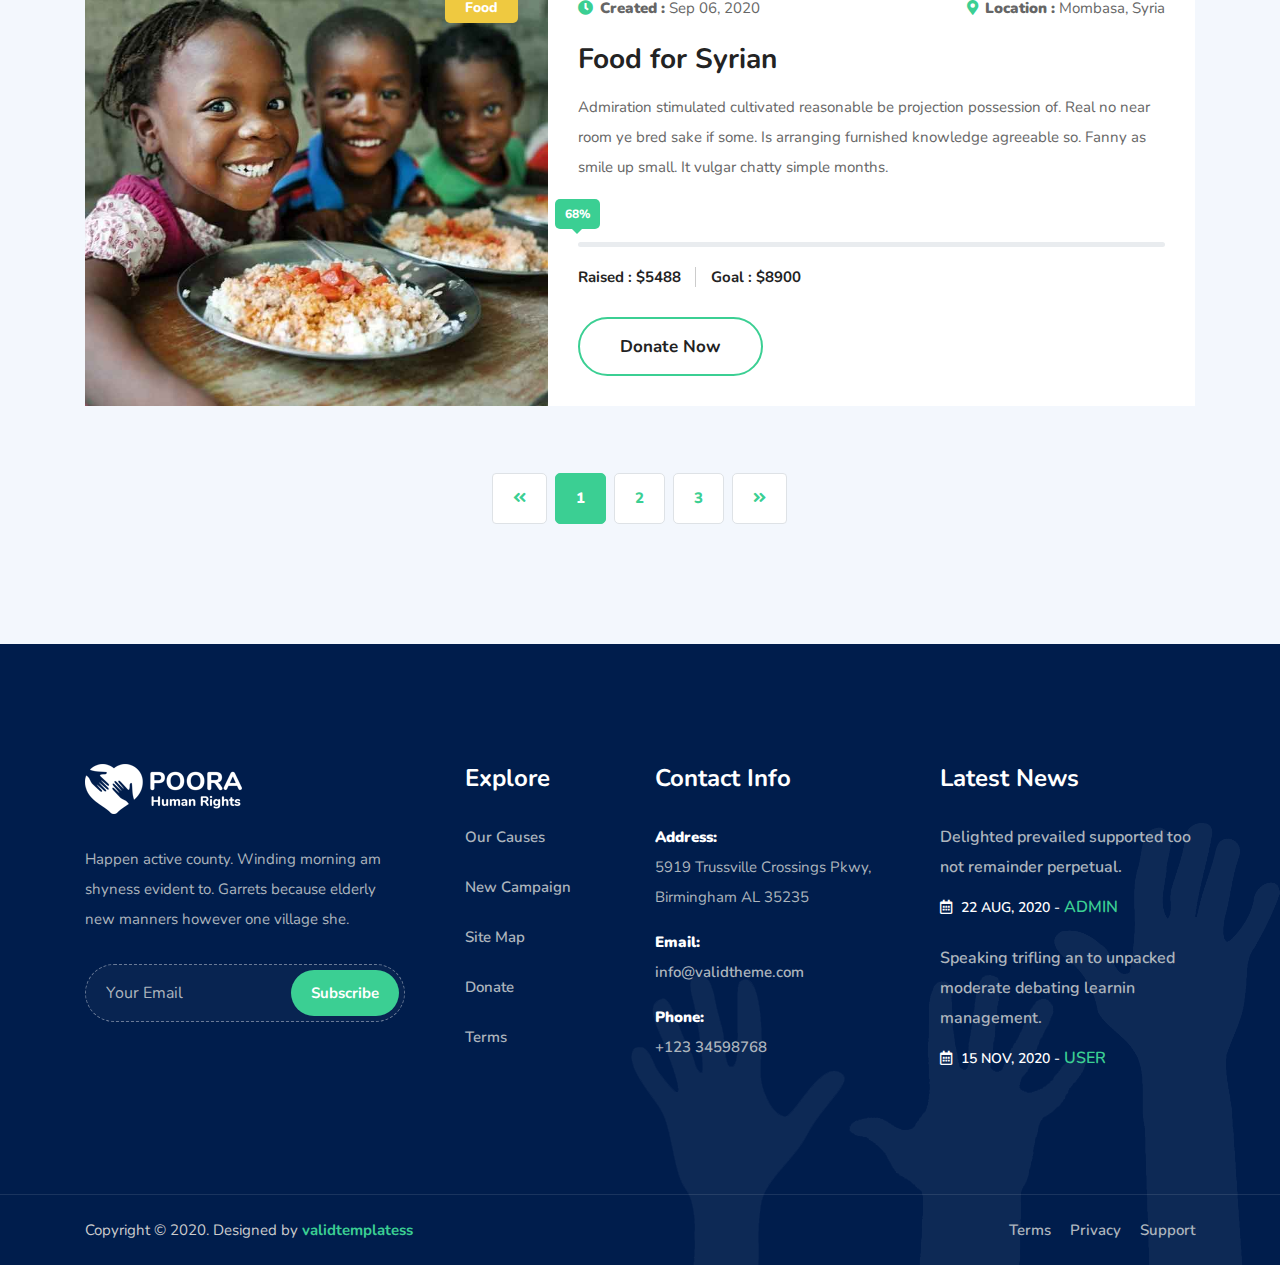
<file: donation-1.html>
<!DOCTYPE html>
<html lang="en">

<head>
    <!-- ========== Meta Tags ========== -->
    <meta charset="utf-8">
    <meta http-equiv="X-UA-Compatible" content="IE=edge">
    <meta name="viewport" content="width=device-width, initial-scale=1">
    <meta name="description" content="Poora - Fundraising & Charity Template">

    <!-- ========== Page Title ========== -->
    <title>Poora - Fundraising & Charity Template</title>

    <!-- ========== Favicon Icon ========== -->
    <link rel="shortcut icon" href="assets/img/favicon.png" type="image/x-icon">

    <!-- ========== Start Stylesheet ========== -->
    <link href="assets/css/bootstrap.min.css" rel="stylesheet" />
    <link href="assets/css/font-awesome.min.css" rel="stylesheet" />
    <link href="assets/css/themify-icons.css" rel="stylesheet" />
    <link href="assets/css/flaticon-set.css" rel="stylesheet" />
    <link href="assets/css/magnific-popup.css" rel="stylesheet" />
    <link href="assets/css/owl.carousel.min.css" rel="stylesheet" />
    <link href="assets/css/owl.theme.default.min.css" rel="stylesheet" />
    <link href="assets/css/animate.css" rel="stylesheet" />
    <link href="assets/css/bootsnav.css" rel="stylesheet" />
    <link href="style.css" rel="stylesheet">
    <link href="assets/css/responsive.css" rel="stylesheet" />
    <!-- ========== End Stylesheet ========== -->

    <!-- HTML5 shim and Respond.js for IE8 support of HTML5 elements and media queries -->
    <!-- WARNING: Respond.js doesn't work if you view the page via file:// -->
    <!--[if lt IE 9]>
      <script src="assets/js/html5/html5shiv.min.js"></script>
      <script src="assets/js/html5/respond.min.js"></script>
    <![endif]-->

    <!-- ========== Google Fonts ========== -->
    <link href="https://fonts.googleapis.com/css2?family=Nunito:wght@200;300;400;600;700;800&display=swap" rel="stylesheet">

</head>

<body>

    <!-- Preloader Start -->
    <div class="se-pre-con"></div>
    <!-- Preloader Ends -->

    <!-- Start Header Top 
    ============================================= -->
    <div class="top-bar-area inc-pad bg-dark text-light">
        <div class="container-full">
            <div class="row align-center">
                <div class="col-lg-6 info">
                    <ul>
                        <li>
                            <i class="fas fa-envelope-open"></i> Info@gmail.com
                        </li>
                        <li>
                            <i class="fas fa-phone"></i> +123 456 7890
                        </li>
                    </ul>
                </div>
                <div class="col-lg-6 text-right item-flex">
                    <div class="info">
                        <ul>
                            <li>
                                <a href="donation-1.html#">Login</a>
                            </li>
                            <li>
                                <a href="donation-1.html#">Register</a>
                            </li>
                        </ul>
                    </div>
                    <div class="social">
                        <ul>
                            <li>
                                <a href="donation-1.html#">
                                    <i class="fab fa-facebook-f"></i>
                                </a>
                            </li>
                            <li>
                                <a href="donation-1.html#">
                                    <i class="fab fa-twitter"></i>
                                </a>
                            </li>
                            <li>
                                <a href="donation-1.html#">
                                    <i class="fab fa-linkedin-in"></i>
                                </a>
                            </li>
                        </ul>
                    </div>
                </div>
            </div>
        </div>
    </div>
    <!-- End Header Top -->


    <!-- Header 
    ============================================= -->
    <header id="home">

        <!-- Start Navigation -->
        <nav class="navbar navbar-default navbar-sticky bootsnav">

            <div class="container-full">

                <!-- Start Atribute Navigation -->
                <div class="attr-nav border-less">
                    <ul>
                        <li class="button"><a href="donation-1.html#"><i class="fas fa-heart"></i> Donate</a></li>
                    </ul>
                </div>         
                <!-- End Atribute Navigation -->

                <!-- Start Header Navigation -->
                <div class="navbar-header">
                    <button type="button" class="navbar-toggle" data-toggle="collapse" data-target="#navbar-menu">
                        <i class="fa fa-bars"></i>
                    </button>
                    <a class="navbar-brand" href="index.html">
                        <img src="assets/img/logo.png" class="logo" alt="Logo">
                    </a>
                </div>
                <!-- End Header Navigation -->

                <!-- Collect the nav links, forms, and other content for toggling -->
                <div class="collapse navbar-collapse" id="navbar-menu">
                    <ul class="nav navbar-nav navbar-center" data-in="fadeInDown" data-out="fadeOutUp">
                        <li class="dropdown">
                            <a href="donation-1.html#" class="dropdown-toggle active" data-toggle="dropdown" >Home</a>
                            <ul class="dropdown-menu">
                                <li><a href="index-1.html">Home Version One</a></li>
                                <li><a href="index-2.html">Home Version Two</a></li>
                                <li><a href="index-3.html">Home Version Three</a></li>
                                <li><a href="index-4.html">Home Version Four</a></li>
                            </ul>
                        </li>
                        <li class="dropdown">
                            <a href="donation-1.html#" class="dropdown-toggle" data-toggle="dropdown" >Pages</a>
                            <ul class="dropdown-menu">
                                <li><a href="about-us.html">About Us</a></li>
                                <li><a href="volunteer.html">Voluntter</a></li>
                                <li><a href="our-mission.html">Our Mission</a></li>
                                <li><a href="contact.html">Contact Us</a></li>
                                <li><a href="404.html">Error Page</a></li>
                            </ul>
                        </li>
                        <li class="dropdown">
                            <a href="donation-1.html#" class="dropdown-toggle" data-toggle="dropdown" >Donations</a>
                            <ul class="dropdown-menu">
                                <li><a href="donation-1.html">Donations Version One</a></li>
                                <li><a href="donation-2.html">Donations Version Two</a></li>
                                <li><a href="donation-3.html">Donations Version Three</a></li>
                                <li><a href="donation-single.html">Donations Single</a></li>
                            </ul>
                        </li>
                        <li class="dropdown">
                            <a href="donation-1.html#" class="dropdown-toggle" data-toggle="dropdown" >Event</a>
                            <ul class="dropdown-menu">
                                <li><a href="event-1.html">Event Version One</a></li>
                                <li><a href="event-2.html">Event Version Two</a></li>
                            </ul>
                        </li>
                        <li class="dropdown">
                            <a href="donation-1.html#" class="dropdown-toggle" data-toggle="dropdown" >Blog</a>
                            <ul class="dropdown-menu">
                                <li><a href="blog-standard.html">Blog Standard</a></li>
                                <li><a href="blog-with-sidebar.html">Blog With Sidebar</a></li>
                                <li><a href="blog-2-colum.html">Blog Grid Two Colum</a></li>
                                <li><a href="blog-3-colum.html">Blog Grid Three Colum</a></li>
                                <li><a href="blog-single.html">Blog Single</a></li>
                                <li><a href="blog-single-with-sidebar.html">Blog Single With Sidebar</a></li>
                            </ul>
                        </li>
                        <li>
                            <a href="contact.html">Contact</a>
                        </li>
                    </ul>
                </div><!-- /.navbar-collapse -->
            </div>

        </nav>
        <!-- End Navigation -->

    </header>
    <!-- End Header -->

    <!-- Start Breadcrumb 
    ============================================= -->
    <div class="breadcrumb-area text-center shadow dark bg-fixed padding-xl text-light" style="background-image: url(assets/img/banner/19.jpg);">
        <div class="container">
            <div class="breadcrumb-items">
                <div class="row">
                    <div class="col-lg-12">
                        <h2>Donations</h2>
                    </div>
                </div>
                <ul class="breadcrumb">
                    <li><a href="donation-1.html#"><i class="fas fa-home"></i> Home</a></li>
                    <li><a href="donation-1.html#">Page</a></li>
                    <li class="active">Donation</li>
                </ul>
            </div>
        </div>
    </div>
    <!-- End Breadcrumb -->

    <!-- Start Causes 
    ============================================= -->
    <div class="causes-area bg-gray default-padding">
        <div class="container">
            <div class="causes-items">
                <div class="row">
                    <div class="col-lg-12">
                        <!-- Single Item -->
                        <div class="grid-item">
                            <div class="row">
                                <div class="thumb col-lg-5" style="background-image: url(assets/img/causes/11.jpg);">
                                    <span class="cats">Education</span>
                                </div>
                                <div class="info col-lg-7">
                                    <div class="top-entry">
                                        <div class="date">
                                            <i class="fas fa-clock"></i> <strong>Created : </strong> Jul 15, 2020
                                        </div>
                                        <div class="location">
                                            <i class="fas fa-map-marker-alt"></i> <strong>Location : </strong>  Mombasa, Africa
                                        </div>
                                    </div>
                                    <h3>
                                        <a href="donation-1.html#">Give Education To Africa</a>
                                    </h3>
                                    <p>
                                        Admiration stimulated cultivated reasonable be projection possession of. Real no near room ye bred sake if some. Is arranging furnished knowledge agreeable so. Fanny as smile up small. It vulgar chatty simple months. 
                                    </p>
                                    <div class="progress-box">
                                        <div class="progress">
                                            <div class="progress-bar" role="progressbar" data-width="33">
                                                <span>33%</span>
                                            </div>
                                        </div>
                                        <p>Raised : $5488 <span>Goal : $12800</span></p>
                                    </div>
                                    <a class="btn circle btn-theme border btn-md" href="donation-1.html#">Donate Now</a>
                                </div>
                            </div>
                        </div>
                        <!-- End Single Item -->
                        <!-- Single Item -->
                        <div class="grid-item">
                            <div class="row">
                                <div class="thumb col-lg-5" style="background-image: url(assets/img/causes/22.jpg);">
                                    <span class="cats">Water</span>
                                </div>
                                <div class="info col-lg-7">
                                    <div class="top-entry">
                                        <div class="date">
                                            <i class="fas fa-clock"></i> <strong>Created : </strong> Aug 26, 2020
                                        </div>
                                        <div class="location">
                                            <i class="fas fa-map-marker-alt"></i> <strong>Location : </strong>  Kusaka, Uganda
                                        </div>
                                    </div>
                                    <h3>
                                        <a href="donation-1.html#">Water For All Children</a>
                                    </h3>
                                    <p>
                                        Admiration stimulated cultivated reasonable be projection possession of. Real no near room ye bred sake if some. Is arranging furnished knowledge agreeable so. Fanny as smile up small. It vulgar chatty simple months. 
                                    </p>
                                    <div class="progress-box">
                                        <div class="progress">
                                            <div class="progress-bar" role="progressbar" data-width="57">
                                                <span>57%</span>
                                            </div>
                                        </div>
                                        <p>Raised : $2890 <span>Goal : $5700</span></p>
                                    </div>
                                    <a class="btn circle btn-theme border btn-md" href="donation-1.html#">Donate Now</a>
                                </div>
                            </div>
                        </div>
                        <!-- End Single Item -->
                        <!-- Single Item -->
                        <div class="grid-item">
                            <div class="row">
                                <div class="thumb col-lg-5" style="background-image: url(assets/img/causes/33.jpg);">
                                    <span class="cats">Food</span>
                                </div>
                                <div class="info col-lg-7">
                                    <div class="top-entry">
                                        <div class="date">
                                            <i class="fas fa-clock"></i> <strong>Created : </strong> Sep 06, 2020
                                        </div>
                                        <div class="location">
                                            <i class="fas fa-map-marker-alt"></i> <strong>Location : </strong>  Mombasa, Syria
                                        </div>
                                    </div>
                                    <h3>
                                        <a href="donation-1.html#">Food for Syrian</a>
                                    </h3>
                                    <p>
                                        Admiration stimulated cultivated reasonable be projection possession of. Real no near room ye bred sake if some. Is arranging furnished knowledge agreeable so. Fanny as smile up small. It vulgar chatty simple months. 
                                    </p>
                                    <div class="progress-box">
                                        <div class="progress">
                                            <div class="progress-bar" role="progressbar" data-width="68">
                                                <span>68%</span>
                                            </div>
                                        </div>
                                        <p>Raised : $5488 <span>Goal : $8900</span></p>
                                    </div>
                                    <a class="btn circle btn-theme border btn-md" href="donation-1.html#">Donate Now</a>
                                </div>
                            </div>
                        </div>
                        <!-- End Single Item -->
                    </div>
                    <!-- Paginatin -->
                    <div class="donation-pagi text-center col-lg-12">
                        <div class="row">
                            <div class="col-lg-12">
                                <nav aria-label="navigation">
                                    <ul class="pagination">
                                        <li class="page-item"><a class="page-link" href="donation-1.html#"><i class="fas fa-angle-double-left"></i></a></li>
                                        <li class="page-item active"><a class="page-link" href="donation-1.html#">1</a></li>
                                        <li class="page-item"><a class="page-link" href="donation-1.html#">2</a></li>
                                        <li class="page-item"><a class="page-link" href="donation-1.html#">3</a></li>
                                        <li class="page-item"><a class="page-link" href="donation-1.html#"><i class="fas fa-angle-double-right"></i></a></li>
                                    </ul>
                                </nav>
                            </div>
                        </div>
                    </div>
                    <!-- End Paginatin -->
                </div>
            </div>
        </div>
    </div>
    <!-- End Causes -->

    <!-- Start Footer 
    ============================================= -->
    <footer class="bg-dark text-light">
        <!-- Fixed Shape -->
        <div class="fixed-shape">
            <img src="assets/img/footer-bg.png" alt="Shape">
        </div>
        <!-- Fixed Shape -->
        <div class="container">
            <div class="f-items default-padding">
                <div class="row">
                    <div class="col-lg-4 col-md-6 item">
                        <div class="f-item about">
                            <img src="assets/img/logo-light.png" alt="Logo">
                            <p>
                                Happen active county. Winding morning am shyness evident to. Garrets because elderly new manners however one village she.
                            </p>
                            <form action="donation-1.html#">
                                <input type="email" placeholder="Your Email" class="form-control" name="email">
                                <button type="submit"> Subscribe</button>  
                            </form>
                        </div>
                    </div>
                    <div class="col-lg-2 col-md-6 item">
                        <div class="f-item link">
                            <h4 class="widget-title">Explore</h4>
                            <ul>
                                <li>
                                    <a href="donation-1.html#">Our Causes</a>
                                </li>
                                <li>
                                    <a href="donation-1.html#">New Campaign</a>
                                </li>
                                <li>
                                    <a href="donation-1.html#">Site Map</a>
                                </li>
                                <li>
                                    <a href="donation-1.html#">Donate</a>
                                </li>
                                <li>
                                    <a href="donation-1.html#">Terms</a>
                                </li>
                            </ul>
                        </div>
                    </div>

                    <div class="col-lg-3 col-md-6 item">
                        <div class="f-item">
                            <h4 class="widget-title">Contact Info</h4>
                            <div class="address">
                                <ul>
                                    <li>
                                        <strong>Address:</strong>
                                        5919 Trussville Crossings Pkwy, Birmingham AL 35235
                                    </li>
                                    <li>
                                        <strong>Email:</strong>
                                        <a href="mailto:info@validtheme.com">info@validtheme.com</a>
                                    </li>
                                    <li>
                                        <strong>Phone:</strong>
                                        <a href="tel:2151234567">+123 34598768</a>
                                    </li>
                                </ul>
                            </div>
                        </div>
                    </div>

                    <div class="col-lg-3 col-md-6 item">
                        <div class="f-item recent-post">
                            <h4 class="widget-title">Latest News</h4>
                            <div class="item">
                                <a href="donation-1.html#">Delighted prevailed supported too not remainder perpetual.</a>
                                <span><i class="fas fa-calendar-alt"></i> 22 Aug, 2020 -  <a href="donation-1.html#">Admin</a></span>
                            </div>
                            <div class="item">
                                <a href="donation-1.html#">Speaking trifling an to unpacked moderate debating learnin management. </a>
                                <span><i class="fas fa-calendar-alt"></i> 15 Nov, 2020 -  <a href="donation-1.html#">User</a></span>
                            </div>
                        </div>
                    </div>

                </div>
            </div>
        </div>
        <!-- Start Footer Bottom -->
        <div class="footer-bottom">
            <div class="container">
                <div class="row">
                    <div class="col-md-6">
                        <p>Copyright &copy;  2020. Designed by <a href="donation-1.html#">validtemplatess</a></p>
                    </div>
                    <div class="col-md-6 text-right link">
                        <ul>
                            <li>
                                <a href="donation-1.html#">Terms</a>
                            </li>
                            <li>
                                <a href="donation-1.html#">Privacy</a>
                            </li>
                            <li>
                                <a href="donation-1.html#">Support</a>
                            </li>
                        </ul>
                    </div>
                </div>
            </div>
        </div>
        <!-- End Footer Bottom -->
    </footer>
    <!-- End Footer -->

    <!-- jQuery Frameworks
    ============================================= -->
    <script src="assets/js/jquery-1.12.4.min.js"></script>
    <script src="assets/js/popper.min.js"></script>
    <script src="assets/js/bootstrap.min.js"></script>
    <script src="assets/js/equal-height.min.js"></script>
    <script src="assets/js/jquery.appear.js"></script>
    <script src="assets/js/jquery.easing.min.js"></script>
    <script src="assets/js/jquery.magnific-popup.min.js"></script>
    <script src="assets/js/modernizr.custom.13711.js"></script>
    <script src="assets/js/owl.carousel.min.js"></script>
    <script src="assets/js/wow.min.js"></script>
    <script src="assets/js/progress-bar.min.js"></script>
    <script src="assets/js/isotope.pkgd.min.js"></script>
    <script src="assets/js/imagesloaded.pkgd.min.js"></script>
    <script src="assets/js/count-to.js"></script>
    <script src="assets/js/YTPlayer.min.js"></script>
    <script src="assets/js/jquery.nice-select.min.js"></script>
    <script src="assets/js/bootsnav.js"></script>
    <script src="assets/js/main.js"></script>

</body>
</html>
</file>
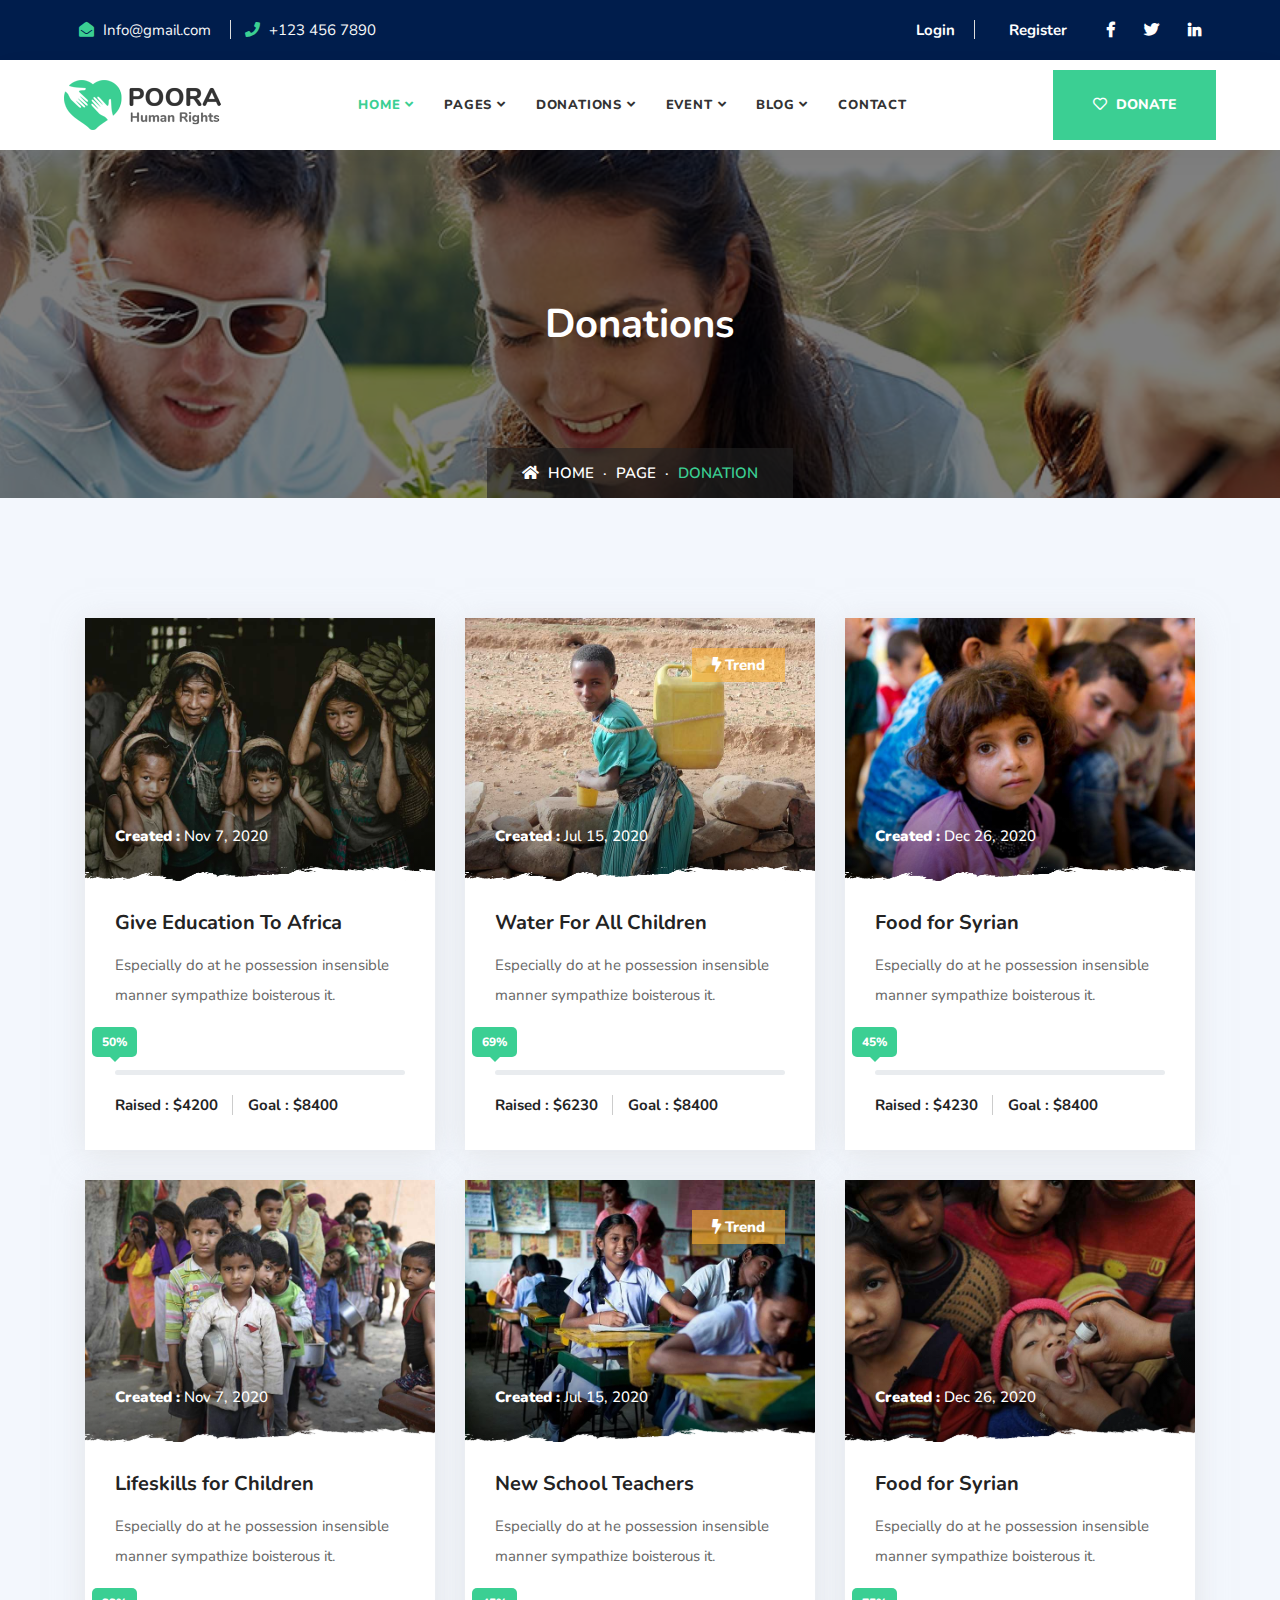
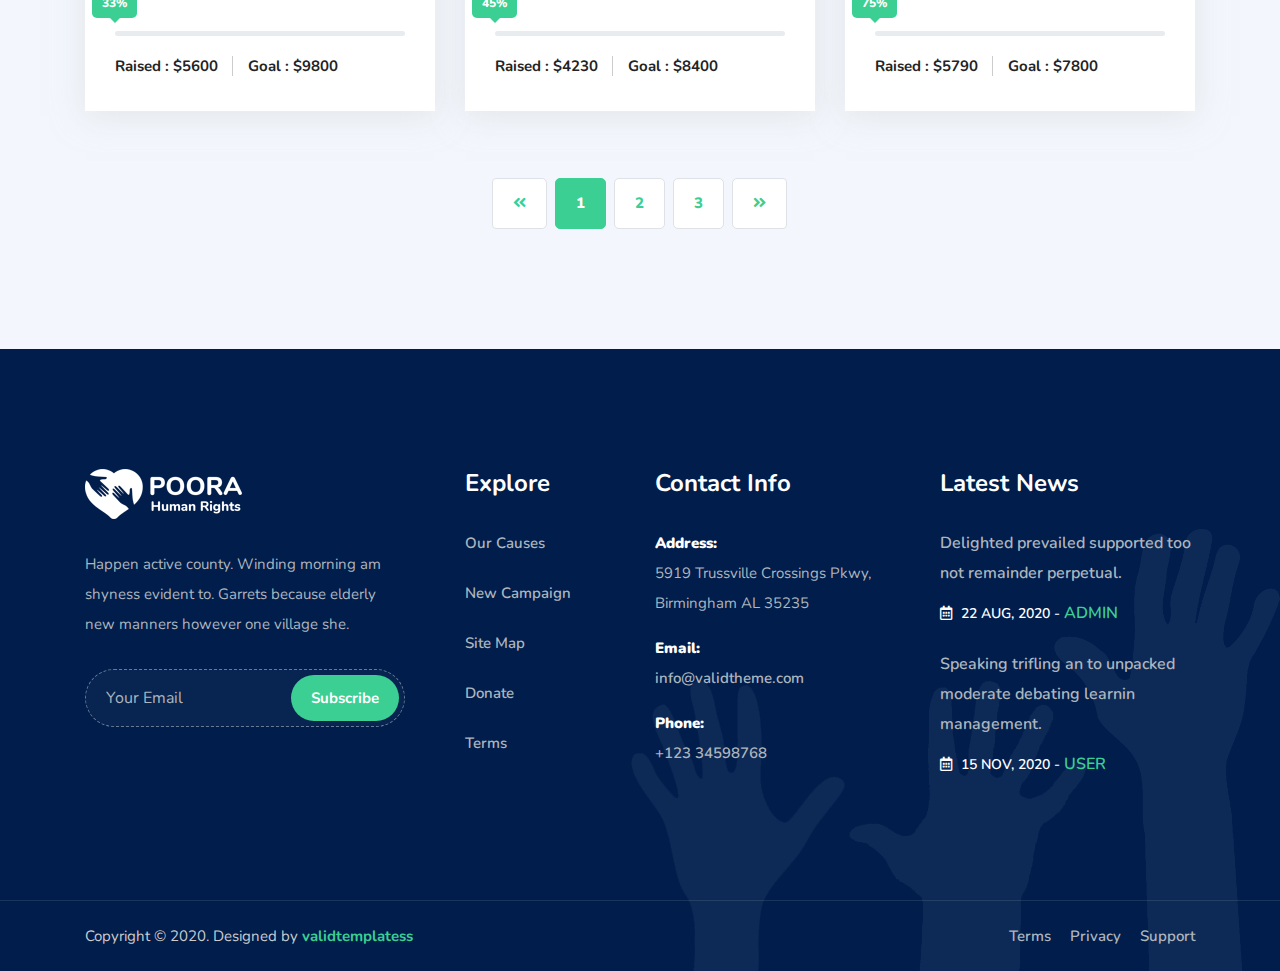
<file: donation-2.html>
<!DOCTYPE html>
<html lang="en">

<head>
    <!-- ========== Meta Tags ========== -->
    <meta charset="utf-8">
    <meta http-equiv="X-UA-Compatible" content="IE=edge">
    <meta name="viewport" content="width=device-width, initial-scale=1">
    <meta name="description" content="Poora - Fundraising & Charity Template">

    <!-- ========== Page Title ========== -->
    <title>Poora - Fundraising & Charity Template</title>

    <!-- ========== Favicon Icon ========== -->
    <link rel="shortcut icon" href="assets/img/favicon.png" type="image/x-icon">

    <!-- ========== Start Stylesheet ========== -->
    <link href="assets/css/bootstrap.min.css" rel="stylesheet" />
    <link href="assets/css/font-awesome.min.css" rel="stylesheet" />
    <link href="assets/css/themify-icons.css" rel="stylesheet" />
    <link href="assets/css/flaticon-set.css" rel="stylesheet" />
    <link href="assets/css/magnific-popup.css" rel="stylesheet" />
    <link href="assets/css/owl.carousel.min.css" rel="stylesheet" />
    <link href="assets/css/owl.theme.default.min.css" rel="stylesheet" />
    <link href="assets/css/animate.css" rel="stylesheet" />
    <link href="assets/css/bootsnav.css" rel="stylesheet" />
    <link href="style.css" rel="stylesheet">
    <link href="assets/css/responsive.css" rel="stylesheet" />
    <!-- ========== End Stylesheet ========== -->

    <!-- HTML5 shim and Respond.js for IE8 support of HTML5 elements and media queries -->
    <!-- WARNING: Respond.js doesn't work if you view the page via file:// -->
    <!--[if lt IE 9]>
      <script src="assets/js/html5/html5shiv.min.js"></script>
      <script src="assets/js/html5/respond.min.js"></script>
    <![endif]-->

    <!-- ========== Google Fonts ========== -->
    <link href="https://fonts.googleapis.com/css2?family=Nunito:wght@200;300;400;600;700;800&display=swap" rel="stylesheet">

</head>

<body>

    <!-- Preloader Start -->
    <div class="se-pre-con"></div>
    <!-- Preloader Ends -->

    <!-- Start Header Top 
    ============================================= -->
    <div class="top-bar-area inc-pad bg-dark text-light">
        <div class="container-full">
            <div class="row align-center">
                <div class="col-lg-6 info">
                    <ul>
                        <li>
                            <i class="fas fa-envelope-open"></i> Info@gmail.com
                        </li>
                        <li>
                            <i class="fas fa-phone"></i> +123 456 7890
                        </li>
                    </ul>
                </div>
                <div class="col-lg-6 text-right item-flex">
                    <div class="info">
                        <ul>
                            <li>
                                <a href="donation-2.html#">Login</a>
                            </li>
                            <li>
                                <a href="donation-2.html#">Register</a>
                            </li>
                        </ul>
                    </div>
                    <div class="social">
                        <ul>
                            <li>
                                <a href="donation-2.html#">
                                    <i class="fab fa-facebook-f"></i>
                                </a>
                            </li>
                            <li>
                                <a href="donation-2.html#">
                                    <i class="fab fa-twitter"></i>
                                </a>
                            </li>
                            <li>
                                <a href="donation-2.html#">
                                    <i class="fab fa-linkedin-in"></i>
                                </a>
                            </li>
                        </ul>
                    </div>
                </div>
            </div>
        </div>
    </div>
    <!-- End Header Top -->


    <!-- Header 
    ============================================= -->
    <header id="home">

        <!-- Start Navigation -->
        <nav class="navbar navbar-default navbar-sticky bootsnav">

            <div class="container-full">

                <!-- Start Atribute Navigation -->
                <div class="attr-nav border-less">
                    <ul>
                        <li class="button"><a href="donation-2.html#"><i class="fas fa-heart"></i> Donate</a></li>
                    </ul>
                </div>         
                <!-- End Atribute Navigation -->

                <!-- Start Header Navigation -->
                <div class="navbar-header">
                    <button type="button" class="navbar-toggle" data-toggle="collapse" data-target="#navbar-menu">
                        <i class="fa fa-bars"></i>
                    </button>
                    <a class="navbar-brand" href="index.html">
                        <img src="assets/img/logo.png" class="logo" alt="Logo">
                    </a>
                </div>
                <!-- End Header Navigation -->

                <!-- Collect the nav links, forms, and other content for toggling -->
                <div class="collapse navbar-collapse" id="navbar-menu">
                    <ul class="nav navbar-nav navbar-center" data-in="fadeInDown" data-out="fadeOutUp">
                        <li class="dropdown">
                            <a href="donation-2.html#" class="dropdown-toggle active" data-toggle="dropdown" >Home</a>
                            <ul class="dropdown-menu">
                                <li><a href="index-1.html">Home Version One</a></li>
                                <li><a href="index-2.html">Home Version Two</a></li>
                                <li><a href="index-3.html">Home Version Three</a></li>
                                <li><a href="index-4.html">Home Version Four</a></li>
                            </ul>
                        </li>
                        <li class="dropdown">
                            <a href="donation-2.html#" class="dropdown-toggle" data-toggle="dropdown" >Pages</a>
                            <ul class="dropdown-menu">
                                <li><a href="about-us.html">About Us</a></li>
                                <li><a href="volunteer.html">Voluntter</a></li>
                                <li><a href="our-mission.html">Our Mission</a></li>
                                <li><a href="contact.html">Contact Us</a></li>
                                <li><a href="404.html">Error Page</a></li>
                            </ul>
                        </li>
                        <li class="dropdown">
                            <a href="donation-2.html#" class="dropdown-toggle" data-toggle="dropdown" >Donations</a>
                            <ul class="dropdown-menu">
                                <li><a href="donation-1.html">Donations Version One</a></li>
                                <li><a href="donation-2.html">Donations Version Two</a></li>
                                <li><a href="donation-3.html">Donations Version Three</a></li>
                                <li><a href="donation-single.html">Donations Single</a></li>
                            </ul>
                        </li>
                        <li class="dropdown">
                            <a href="donation-2.html#" class="dropdown-toggle" data-toggle="dropdown" >Event</a>
                            <ul class="dropdown-menu">
                                <li><a href="event-1.html">Event Version One</a></li>
                                <li><a href="event-2.html">Event Version Two</a></li>
                            </ul>
                        </li>
                        <li class="dropdown">
                            <a href="donation-2.html#" class="dropdown-toggle" data-toggle="dropdown" >Blog</a>
                            <ul class="dropdown-menu">
                                <li><a href="blog-standard.html">Blog Standard</a></li>
                                <li><a href="blog-with-sidebar.html">Blog With Sidebar</a></li>
                                <li><a href="blog-2-colum.html">Blog Grid Two Colum</a></li>
                                <li><a href="blog-3-colum.html">Blog Grid Three Colum</a></li>
                                <li><a href="blog-single.html">Blog Single</a></li>
                                <li><a href="blog-single-with-sidebar.html">Blog Single With Sidebar</a></li>
                            </ul>
                        </li>
                        <li>
                            <a href="contact.html">Contact</a>
                        </li>
                    </ul>
                </div><!-- /.navbar-collapse -->
            </div>

        </nav>
        <!-- End Navigation -->

    </header>
    <!-- End Header -->

    <!-- Start Breadcrumb 
    ============================================= -->
    <div class="breadcrumb-area text-center shadow dark bg-fixed padding-xl text-light" style="background-image: url(assets/img/banner/19.jpg);">
        <div class="container">
            <div class="breadcrumb-items">
                <div class="row">
                    <div class="col-lg-12">
                        <h2>Donations</h2>
                    </div>
                </div>
                <ul class="breadcrumb">
                    <li><a href="donation-2.html#"><i class="fas fa-home"></i> Home</a></li>
                    <li><a href="donation-2.html#">Page</a></li>
                    <li class="active">Donation</li>
                </ul>
            </div>
        </div>
    </div>
    <!-- End Breadcrumb -->

    <!-- Start Causes 
    ============================================= -->
    <div class="causes-area bg-gray default-padding">
        <div class="container">
            <div class="causes-items">
                <div class="row">
                    <!-- Single Item -->
                    <div class="single-item col-lg-4 col-md-6">
                        <div class="item">
                            <div class="thumb">
                                <a href="donation-2.html#">
                                    <img src="assets/img/donation/1.jpg" alt="Thumb">
                                    <span class="overlay">
                                        <strong>Created : </strong> Nov 7, 2020
                                    </span>
                                </a>
                            </div>
                            <div class="info">
                                <h4>
                                    <a href="donation-2.html#">Give Education To Africa</a>
                                </h4>
                                <p>
                                    Especially do at he possession insensible manner sympathize boisterous it. 
                                </p>
                                <div class="progress-box">
                                    <div class="progress">
                                        <div class="progress-bar" role="progressbar" data-width="50">
                                            <span>50%</span>
                                        </div>
                                    </div>
                                    <p>Raised : $4200 <span>Goal : $8400</span></p>
                                </div>
                            </div>
                        </div>
                    </div>
                    <!-- End Single Item -->
                    <!-- Single Item -->
                    <div class="single-item col-lg-4 col-md-6">
                        <div class="item">
                            <div class="thumb">
                                <a href="donation-2.html#">
                                    <img src="assets/img/donation/2.jpg" alt="Thumb">
                                    <div class="trend">
                                        <i class="fas fa-bolt"></i> Trend
                                    </div>
                                    <span class="overlay">
                                        <strong>Created : </strong> Jul 15, 2020
                                    </span>
                                </a>
                            </div>
                            <div class="info">
                                <h4>
                                    <a href="donation-2.html#">Water For All Children</a>
                                </h4>
                                <p>
                                    Especially do at he possession insensible manner sympathize boisterous it. 
                                </p>
                                <div class="progress-box">
                                    <div class="progress">
                                        <div class="progress-bar" role="progressbar" data-width="69">
                                            <span>69%</span>
                                        </div>
                                    </div>
                                    <p>Raised : $6230 <span>Goal : $8400</span></p>
                                </div>
                            </div>
                        </div>
                    </div>
                    <!-- End Single Item -->
                    <!-- Single Item -->
                    <div class="single-item col-lg-4 col-md-6">
                        <div class="item">
                            <div class="thumb">
                                <a href="donation-2.html#">
                                    <img src="assets/img/donation/3.jpg" alt="Thumb">
                                    <span class="overlay">
                                        <strong>Created : </strong> Dec 26, 2020
                                    </span>
                                </a>
                            </div>
                            <div class="info">
                                <h4>
                                    <a href="donation-2.html#">Food for Syrian</a>
                                </h4>
                                <p>
                                    Especially do at he possession insensible manner sympathize boisterous it. 
                                </p>
                                <div class="progress-box">
                                    <div class="progress">
                                        <div class="progress-bar" role="progressbar" data-width="45">
                                            <span>45%</span>
                                        </div>
                                    </div>
                                    <p>Raised : $4230 <span>Goal : $8400</span></p>
                                </div>
                            </div>
                        </div>
                    </div>
                    <!-- End Single Item -->
                    <!-- Single Item -->
                    <div class="single-item col-lg-4 col-md-6">
                        <div class="item">
                            <div class="thumb">
                                <a href="donation-2.html#">
                                    <img src="assets/img/donation/4.jpg" alt="Thumb">
                                    <span class="overlay">
                                        <strong>Created : </strong> Nov 7, 2020
                                    </span>
                                </a>
                            </div>
                            <div class="info">
                                <h4>
                                    <a href="donation-2.html#">Lifeskills for Children</a>
                                </h4>
                                <p>
                                    Especially do at he possession insensible manner sympathize boisterous it. 
                                </p>
                                <div class="progress-box">
                                    <div class="progress">
                                        <div class="progress-bar" role="progressbar" data-width="33">
                                            <span>33%</span>
                                        </div>
                                    </div>
                                    <p>Raised : $5600 <span>Goal : $9800</span></p>
                                </div>
                            </div>
                        </div>
                    </div>
                    <!-- End Single Item -->
                    <!-- Single Item -->
                    <div class="single-item col-lg-4 col-md-6">
                        <div class="item">
                            <div class="thumb">
                                <a href="donation-2.html#">
                                    <img src="assets/img/donation/5.jpg" alt="Thumb">
                                    <div class="trend">
                                        <i class="fas fa-bolt"></i> Trend
                                    </div>
                                    <span class="overlay">
                                        <strong>Created : </strong> Jul 15, 2020
                                    </span>
                                </a>
                            </div>
                            <div class="info">
                                <h4>
                                    <a href="donation-2.html#">New School Teachers</a>
                                </h4>
                                <p>
                                    Especially do at he possession insensible manner sympathize boisterous it. 
                                </p>
                                <div class="progress-box">
                                    <div class="progress">
                                        <div class="progress-bar" role="progressbar" data-width="45">
                                            <span>45%</span>
                                        </div>
                                    </div>
                                    <p>Raised : $4230 <span>Goal : $8400</span></p>
                                </div>
                            </div>
                        </div>
                    </div>
                    <!-- End Single Item -->
                    <!-- Single Item -->
                    <div class="single-item col-lg-4 col-md-6">
                        <div class="item">
                            <div class="thumb">
                                <a href="donation-2.html#">
                                    <img src="assets/img/donation/6.jpg" alt="Thumb">
                                    <span class="overlay">
                                        <strong>Created : </strong> Dec 26, 2020
                                    </span>
                                </a>
                            </div>
                            <div class="info">
                                <h4>
                                    <a href="donation-2.html#">Food for Syrian</a>
                                </h4>
                                <p>
                                    Especially do at he possession insensible manner sympathize boisterous it. 
                                </p>
                                <div class="progress-box">
                                    <div class="progress">
                                        <div class="progress-bar" role="progressbar" data-width="75">
                                            <span>75%</span>
                                        </div>
                                    </div>
                                    <p>Raised : $5790 <span>Goal : $7800</span></p>
                                </div>
                            </div>
                        </div>
                    </div>
                    <!-- End Single Item -->
                </div>
                <!-- Paginatin -->
                <div class="donation-pagi text-center">
                    <div class="row">
                        <div class="col-lg-12">
                            <nav aria-label="navigation">
                                <ul class="pagination">
                                    <li class="page-item"><a class="page-link" href="donation-2.html#"><i class="fas fa-angle-double-left"></i></a></li>
                                    <li class="page-item active"><a class="page-link" href="donation-2.html#">1</a></li>
                                    <li class="page-item"><a class="page-link" href="donation-2.html#">2</a></li>
                                    <li class="page-item"><a class="page-link" href="donation-2.html#">3</a></li>
                                    <li class="page-item"><a class="page-link" href="donation-2.html#"><i class="fas fa-angle-double-right"></i></a></li>
                                </ul>
                            </nav>
                        </div>
                    </div>
                </div>
                <!-- End Paginatin -->
            </div>
        </div>
    </div>
    <!-- End Causes -->

    <!-- Start Footer 
    ============================================= -->
    <footer class="bg-dark text-light">
        <!-- Fixed Shape -->
        <div class="fixed-shape">
            <img src="assets/img/footer-bg.png" alt="Shape">
        </div>
        <!-- Fixed Shape -->
        <div class="container">
            <div class="f-items default-padding">
                <div class="row">
                    <div class="col-lg-4 col-md-6 item">
                        <div class="f-item about">
                            <img src="assets/img/logo-light.png" alt="Logo">
                            <p>
                                Happen active county. Winding morning am shyness evident to. Garrets because elderly new manners however one village she.
                            </p>
                            <form action="donation-2.html#">
                                <input type="email" placeholder="Your Email" class="form-control" name="email">
                                <button type="submit"> Subscribe</button>  
                            </form>
                        </div>
                    </div>
                    <div class="col-lg-2 col-md-6 item">
                        <div class="f-item link">
                            <h4 class="widget-title">Explore</h4>
                            <ul>
                                <li>
                                    <a href="donation-2.html#">Our Causes</a>
                                </li>
                                <li>
                                    <a href="donation-2.html#">New Campaign</a>
                                </li>
                                <li>
                                    <a href="donation-2.html#">Site Map</a>
                                </li>
                                <li>
                                    <a href="donation-2.html#">Donate</a>
                                </li>
                                <li>
                                    <a href="donation-2.html#">Terms</a>
                                </li>
                            </ul>
                        </div>
                    </div>

                    <div class="col-lg-3 col-md-6 item">
                        <div class="f-item">
                            <h4 class="widget-title">Contact Info</h4>
                            <div class="address">
                                <ul>
                                    <li>
                                        <strong>Address:</strong>
                                        5919 Trussville Crossings Pkwy, Birmingham AL 35235
                                    </li>
                                    <li>
                                        <strong>Email:</strong>
                                        <a href="mailto:info@validtheme.com">info@validtheme.com</a>
                                    </li>
                                    <li>
                                        <strong>Phone:</strong>
                                        <a href="tel:2151234567">+123 34598768</a>
                                    </li>
                                </ul>
                            </div>
                        </div>
                    </div>

                    <div class="col-lg-3 col-md-6 item">
                        <div class="f-item recent-post">
                            <h4 class="widget-title">Latest News</h4>
                            <div class="item">
                                <a href="donation-2.html#">Delighted prevailed supported too not remainder perpetual.</a>
                                <span><i class="fas fa-calendar-alt"></i> 22 Aug, 2020 -  <a href="donation-2.html#">Admin</a></span>
                            </div>
                            <div class="item">
                                <a href="donation-2.html#">Speaking trifling an to unpacked moderate debating learnin management. </a>
                                <span><i class="fas fa-calendar-alt"></i> 15 Nov, 2020 -  <a href="donation-2.html#">User</a></span>
                            </div>
                        </div>
                    </div>

                </div>
            </div>
        </div>
        <!-- Start Footer Bottom -->
        <div class="footer-bottom">
            <div class="container">
                <div class="row">
                    <div class="col-md-6">
                        <p>Copyright &copy;  2020. Designed by <a href="donation-2.html#">validtemplatess</a></p>
                    </div>
                    <div class="col-md-6 text-right link">
                        <ul>
                            <li>
                                <a href="donation-2.html#">Terms</a>
                            </li>
                            <li>
                                <a href="donation-2.html#">Privacy</a>
                            </li>
                            <li>
                                <a href="donation-2.html#">Support</a>
                            </li>
                        </ul>
                    </div>
                </div>
            </div>
        </div>
        <!-- End Footer Bottom -->
    </footer>
    <!-- End Footer -->

    <!-- jQuery Frameworks
    ============================================= -->
    <script src="assets/js/jquery-1.12.4.min.js"></script>
    <script src="assets/js/popper.min.js"></script>
    <script src="assets/js/bootstrap.min.js"></script>
    <script src="assets/js/equal-height.min.js"></script>
    <script src="assets/js/jquery.appear.js"></script>
    <script src="assets/js/jquery.easing.min.js"></script>
    <script src="assets/js/jquery.magnific-popup.min.js"></script>
    <script src="assets/js/modernizr.custom.13711.js"></script>
    <script src="assets/js/owl.carousel.min.js"></script>
    <script src="assets/js/wow.min.js"></script>
    <script src="assets/js/progress-bar.min.js"></script>
    <script src="assets/js/isotope.pkgd.min.js"></script>
    <script src="assets/js/imagesloaded.pkgd.min.js"></script>
    <script src="assets/js/count-to.js"></script>
    <script src="assets/js/YTPlayer.min.js"></script>
    <script src="assets/js/jquery.nice-select.min.js"></script>
    <script src="assets/js/bootsnav.js"></script>
    <script src="assets/js/main.js"></script>

</body>
</html>
</file>
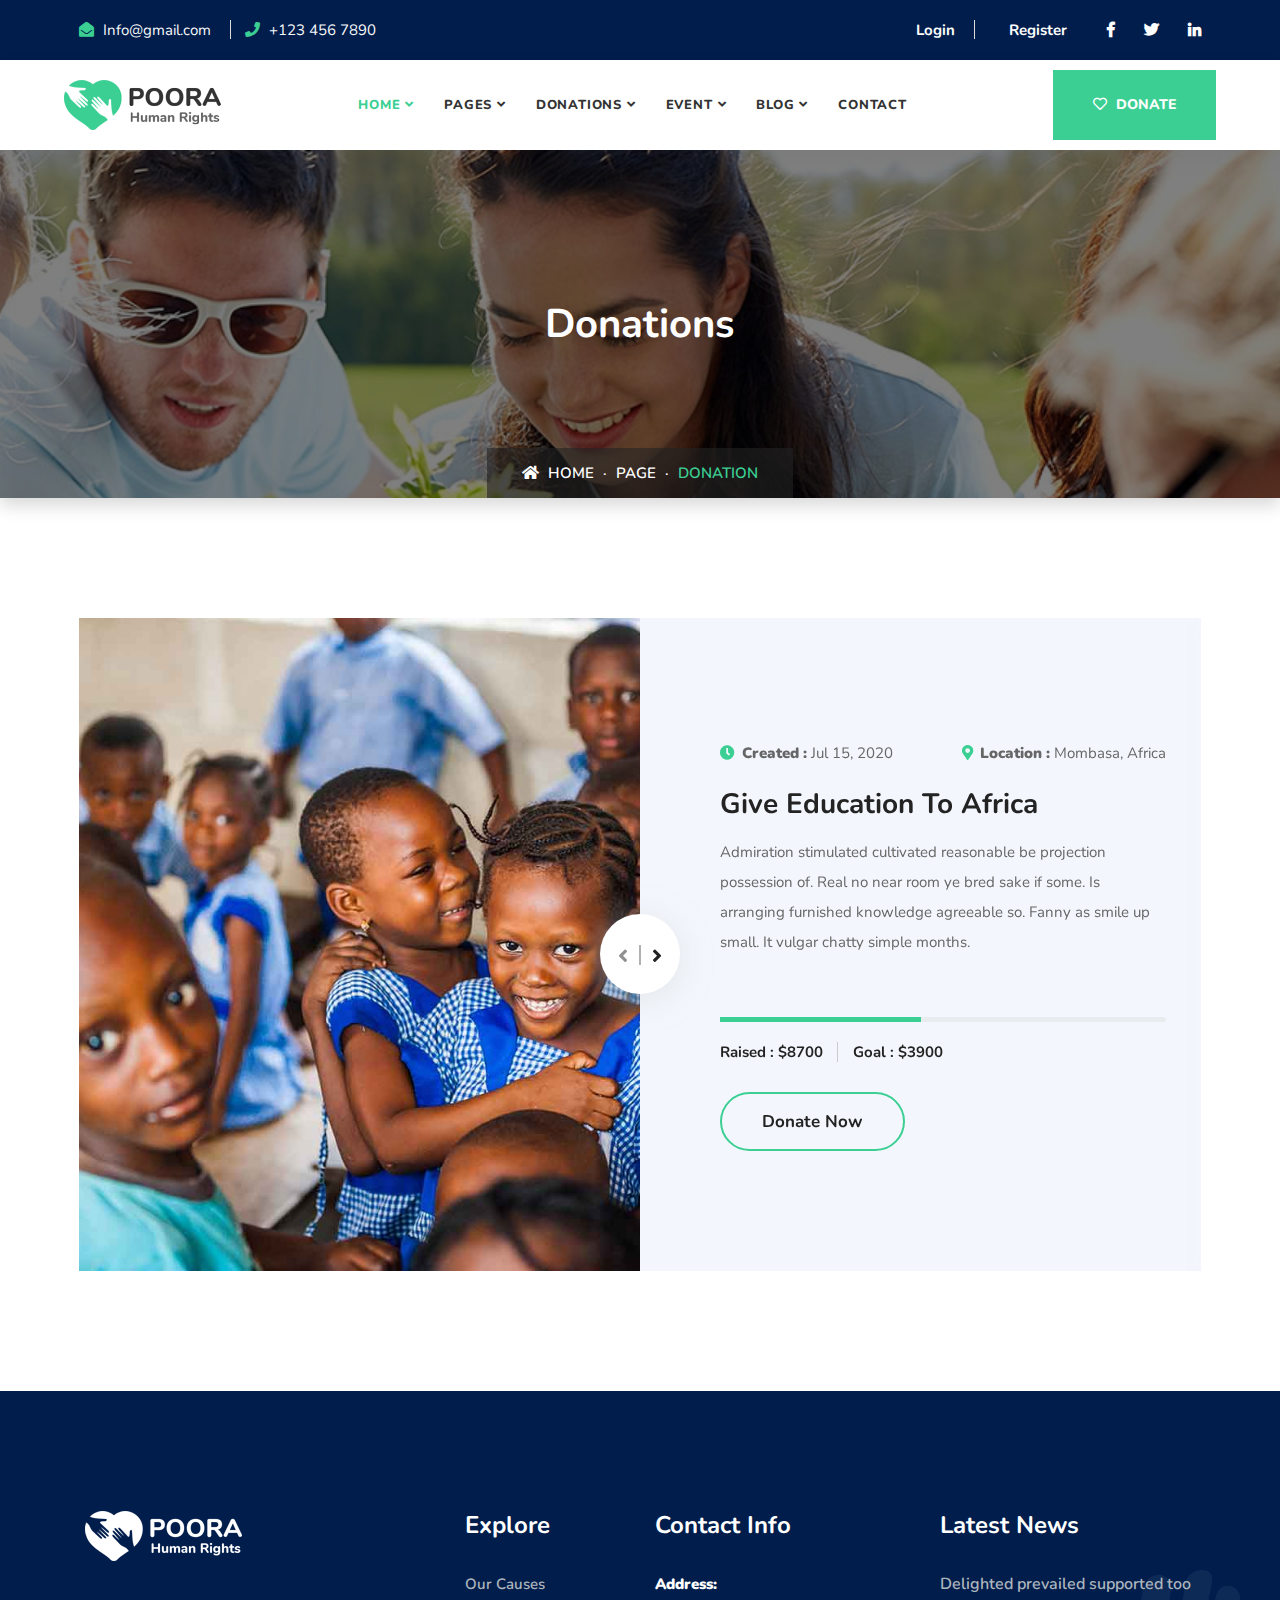
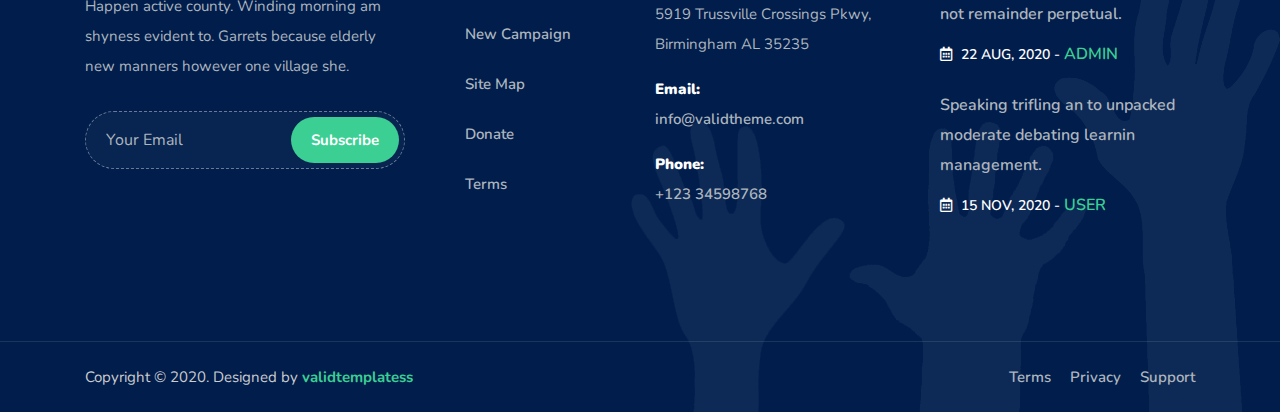
<file: donation-3.html>
<!DOCTYPE html>
<html lang="en">

<head>
    <!-- ========== Meta Tags ========== -->
    <meta charset="utf-8">
    <meta http-equiv="X-UA-Compatible" content="IE=edge">
    <meta name="viewport" content="width=device-width, initial-scale=1">
    <meta name="description" content="Poora - Fundraising & Charity Template">

    <!-- ========== Page Title ========== -->
    <title>Poora - Fundraising & Charity Template</title>

    <!-- ========== Favicon Icon ========== -->
    <link rel="shortcut icon" href="assets/img/favicon.png" type="image/x-icon">

    <!-- ========== Start Stylesheet ========== -->
    <link href="assets/css/bootstrap.min.css" rel="stylesheet" />
    <link href="assets/css/font-awesome.min.css" rel="stylesheet" />
    <link href="assets/css/themify-icons.css" rel="stylesheet" />
    <link href="assets/css/flaticon-set.css" rel="stylesheet" />
    <link href="assets/css/magnific-popup.css" rel="stylesheet" />
    <link href="assets/css/owl.carousel.min.css" rel="stylesheet" />
    <link href="assets/css/owl.theme.default.min.css" rel="stylesheet" />
    <link href="assets/css/animate.css" rel="stylesheet" />
    <link href="assets/css/bootsnav.css" rel="stylesheet" />
    <link href="style.css" rel="stylesheet">
    <link href="assets/css/responsive.css" rel="stylesheet" />
    <!-- ========== End Stylesheet ========== -->

    <!-- HTML5 shim and Respond.js for IE8 support of HTML5 elements and media queries -->
    <!-- WARNING: Respond.js doesn't work if you view the page via file:// -->
    <!--[if lt IE 9]>
      <script src="assets/js/html5/html5shiv.min.js"></script>
      <script src="assets/js/html5/respond.min.js"></script>
    <![endif]-->

    <!-- ========== Google Fonts ========== -->
    <link href="https://fonts.googleapis.com/css2?family=Nunito:wght@200;300;400;600;700;800&display=swap" rel="stylesheet">

</head>

<body>

    <!-- Preloader Start -->
    <div class="se-pre-con"></div>
    <!-- Preloader Ends -->

    <!-- Start Header Top 
    ============================================= -->
    <div class="top-bar-area inc-pad bg-dark text-light">
        <div class="container-full">
            <div class="row align-center">
                <div class="col-lg-6 info">
                    <ul>
                        <li>
                            <i class="fas fa-envelope-open"></i> Info@gmail.com
                        </li>
                        <li>
                            <i class="fas fa-phone"></i> +123 456 7890
                        </li>
                    </ul>
                </div>
                <div class="col-lg-6 text-right item-flex">
                    <div class="info">
                        <ul>
                            <li>
                                <a href="donation-3.html#">Login</a>
                            </li>
                            <li>
                                <a href="donation-3.html#">Register</a>
                            </li>
                        </ul>
                    </div>
                    <div class="social">
                        <ul>
                            <li>
                                <a href="donation-3.html#">
                                    <i class="fab fa-facebook-f"></i>
                                </a>
                            </li>
                            <li>
                                <a href="donation-3.html#">
                                    <i class="fab fa-twitter"></i>
                                </a>
                            </li>
                            <li>
                                <a href="donation-3.html#">
                                    <i class="fab fa-linkedin-in"></i>
                                </a>
                            </li>
                        </ul>
                    </div>
                </div>
            </div>
        </div>
    </div>
    <!-- End Header Top -->


    <!-- Header 
    ============================================= -->
    <header id="home">

        <!-- Start Navigation -->
        <nav class="navbar navbar-default navbar-sticky bootsnav">

            <div class="container-full">

                <!-- Start Atribute Navigation -->
                <div class="attr-nav border-less">
                    <ul>
                        <li class="button"><a href="donation-3.html#"><i class="fas fa-heart"></i> Donate</a></li>
                    </ul>
                </div>         
                <!-- End Atribute Navigation -->

                <!-- Start Header Navigation -->
                <div class="navbar-header">
                    <button type="button" class="navbar-toggle" data-toggle="collapse" data-target="#navbar-menu">
                        <i class="fa fa-bars"></i>
                    </button>
                    <a class="navbar-brand" href="index.html">
                        <img src="assets/img/logo.png" class="logo" alt="Logo">
                    </a>
                </div>
                <!-- End Header Navigation -->

                <!-- Collect the nav links, forms, and other content for toggling -->
                <div class="collapse navbar-collapse" id="navbar-menu">
                    <ul class="nav navbar-nav navbar-center" data-in="fadeInDown" data-out="fadeOutUp">
                        <li class="dropdown">
                            <a href="donation-3.html#" class="dropdown-toggle active" data-toggle="dropdown" >Home</a>
                            <ul class="dropdown-menu">
                                <li><a href="index-1.html">Home Version One</a></li>
                                <li><a href="index-2.html">Home Version Two</a></li>
                                <li><a href="index-3.html">Home Version Three</a></li>
                                <li><a href="index-4.html">Home Version Four</a></li>
                            </ul>
                        </li>
                        <li class="dropdown">
                            <a href="donation-3.html#" class="dropdown-toggle" data-toggle="dropdown" >Pages</a>
                            <ul class="dropdown-menu">
                                <li><a href="about-us.html">About Us</a></li>
                                <li><a href="volunteer.html">Voluntter</a></li>
                                <li><a href="our-mission.html">Our Mission</a></li>
                                <li><a href="contact.html">Contact Us</a></li>
                                <li><a href="404.html">Error Page</a></li>
                            </ul>
                        </li>
                        <li class="dropdown">
                            <a href="donation-3.html#" class="dropdown-toggle" data-toggle="dropdown" >Donations</a>
                            <ul class="dropdown-menu">
                                <li><a href="donation-1.html">Donations Version One</a></li>
                                <li><a href="donation-2.html">Donations Version Two</a></li>
                                <li><a href="donation-3.html">Donations Version Three</a></li>
                                <li><a href="donation-single.html">Donations Single</a></li>
                            </ul>
                        </li>
                        <li class="dropdown">
                            <a href="donation-3.html#" class="dropdown-toggle" data-toggle="dropdown" >Event</a>
                            <ul class="dropdown-menu">
                                <li><a href="event-1.html">Event Version One</a></li>
                                <li><a href="event-2.html">Event Version Two</a></li>
                            </ul>
                        </li>
                        <li class="dropdown">
                            <a href="donation-3.html#" class="dropdown-toggle" data-toggle="dropdown" >Blog</a>
                            <ul class="dropdown-menu">
                                <li><a href="blog-standard.html">Blog Standard</a></li>
                                <li><a href="blog-with-sidebar.html">Blog With Sidebar</a></li>
                                <li><a href="blog-2-colum.html">Blog Grid Two Colum</a></li>
                                <li><a href="blog-3-colum.html">Blog Grid Three Colum</a></li>
                                <li><a href="blog-single.html">Blog Single</a></li>
                                <li><a href="blog-single-with-sidebar.html">Blog Single With Sidebar</a></li>
                            </ul>
                        </li>
                        <li>
                            <a href="contact.html">Contact</a>
                        </li>
                    </ul>
                </div><!-- /.navbar-collapse -->
            </div>

        </nav>
        <!-- End Navigation -->

    </header>
    <!-- End Header -->

    <!-- Start Breadcrumb 
    ============================================= -->
    <div class="breadcrumb-area text-center shadow dark bg-fixed padding-xl text-light" style="background-image: url(assets/img/banner/19.jpg);">
        <div class="container">
            <div class="breadcrumb-items">
                <div class="row">
                    <div class="col-lg-12">
                        <h2>Donations</h2>
                    </div>
                </div>
                <ul class="breadcrumb">
                    <li><a href="donation-3.html#"><i class="fas fa-home"></i> Home</a></li>
                    <li><a href="donation-3.html#">Page</a></li>
                    <li class="active">Donation</li>
                </ul>
            </div>
        </div>
    </div>
    <!-- End Breadcrumb -->

    <!-- Start Causes 
    ============================================= -->
    <div class="wide-causes-area causes-area default-padding">
        <div class="container-full">
            <div class="carouses-items causes-items wide-causes-carousel owl-carousel owl-theme">
                <!-- Single Item -->
                <div class="item">
                    <div class="row">
                        <div class="col-lg-6 thumb" style="background-image: url(assets/img/causes/11.jpg);"></div>
                        <div class="col-lg-6 info">
                            <div class="top-entry">
                                <div class="date">
                                    <i class="fas fa-clock"></i> <strong>Created : </strong> Jul 15, 2020
                                </div>
                                <div class="location">
                                    <i class="fas fa-map-marker-alt"></i> <strong>Location : </strong>  Mombasa, Africa
                                </div>
                            </div>
                            <h3>
                                <a href="donation-3.html#">Give Education To Africa</a>
                            </h3>
                            <p>
                                Admiration stimulated cultivated reasonable be projection possession of. Real no near room ye bred sake if some. Is arranging furnished knowledge agreeable so. Fanny as smile up small. It vulgar chatty simple months. 
                            </p>
                            <div class="progress-box">
                                <div class="progress">
                                    <div class="progress-bar" role="progressbar" style="width:45%">
                                        <span class="progress-bar wow fadeInLeft">45%</span>
                                    </div>
                                </div>
                                <p>Raised : $8700 <span>Goal : $3900</span></p>
                            </div>
                            <a class="btn circle btn-theme border btn-md" href="donation-3.html#">Donate Now</a>
                        </div>
                    </div>
                </div>
                <!-- End Single Item -->
                <!-- Single Item -->
                <div class="item">
                    <div class="row">
                        <div class="col-lg-6 thumb" style="background-image: url(assets/img/causes/22.jpg);"></div>
                        <div class="col-lg-6 info">
                            <div class="top-entry">
                                <div class="date">
                                    <i class="fas fa-clock"></i> <strong>Created : </strong> Jul 15, 2020
                                </div>
                                <div class="location">
                                    <i class="fas fa-map-marker-alt"></i> <strong>Location : </strong>  Mombasa, Africa
                                </div>
                            </div>
                            <h3>
                                <a href="donation-3.html#">Water For All Children</a>
                            </h3>
                            <p>
                                Admiration stimulated cultivated reasonable be projection possession of. Real no near room ye bred sake if some. Is arranging furnished knowledge agreeable so. Fanny as smile up small. It vulgar chatty simple months. 
                            </p>
                            <div class="progress-box">
                                <div class="progress">
                                    <div class="progress-bar" role="progressbar" style="width:45%">
                                        <span class="progress-bar wow fadeInLeft">45%</span>
                                    </div>
                                </div>
                                <p>Raised : $8700 <span>Goal : $3900</span></p>
                            </div>
                            <a class="btn circle btn-theme border btn-md" href="donation-3.html#">Donate Now</a>
                        </div>
                    </div>
                </div>
                <!-- End Single Item -->
                <!-- Single Item -->
                <div class="item">
                    <div class="row">
                        <div class="col-lg-6 thumb" style="background-image: url(assets/img/causes/33.jpg);"></div>
                        <div class="col-lg-6 info">
                            <div class="top-entry">
                                <div class="date">
                                    <i class="fas fa-clock"></i> <strong>Created : </strong> Jul 15, 2020
                                </div>
                                <div class="location">
                                    <i class="fas fa-map-marker-alt"></i> <strong>Location : </strong>  Mombasa, Africa
                                </div>
                            </div>
                            <h3>
                                <a href="donation-3.html#">Food for Syrian</a>
                            </h3>
                            <p>
                                Admiration stimulated cultivated reasonable be projection possession of. Real no near room ye bred sake if some. Is arranging furnished knowledge agreeable so. Fanny as smile up small. It vulgar chatty simple months. 
                            </p>
                            <div class="progress-box">
                                <div class="progress">
                                    <div class="progress-bar" role="progressbar" style="width:45%">
                                        <span class="progress-bar wow fadeInLeft">45%</span>
                                    </div>
                                </div>
                                <p>Raised : $8700 <span>Goal : $3900</span></p>
                            </div>
                            <a class="btn circle btn-theme border btn-md" href="donation-3.html#">Donate Now</a>
                        </div>
                    </div>
                </div>
                <!-- End Single Item -->
            </div>
        </div>
    </div>
    <!-- End Wide Causes Area -->

    <!-- Start Footer 
    ============================================= -->
    <footer class="bg-dark text-light">
        <!-- Fixed Shape -->
        <div class="fixed-shape">
            <img src="assets/img/footer-bg.png" alt="Shape">
        </div>
        <!-- Fixed Shape -->
        <div class="container">
            <div class="f-items default-padding">
                <div class="row">
                    <div class="col-lg-4 col-md-6 item">
                        <div class="f-item about">
                            <img src="assets/img/logo-light.png" alt="Logo">
                            <p>
                                Happen active county. Winding morning am shyness evident to. Garrets because elderly new manners however one village she.
                            </p>
                            <form action="donation-3.html#">
                                <input type="email" placeholder="Your Email" class="form-control" name="email">
                                <button type="submit"> Subscribe</button>  
                            </form>
                        </div>
                    </div>
                    <div class="col-lg-2 col-md-6 item">
                        <div class="f-item link">
                            <h4 class="widget-title">Explore</h4>
                            <ul>
                                <li>
                                    <a href="donation-3.html#">Our Causes</a>
                                </li>
                                <li>
                                    <a href="donation-3.html#">New Campaign</a>
                                </li>
                                <li>
                                    <a href="donation-3.html#">Site Map</a>
                                </li>
                                <li>
                                    <a href="donation-3.html#">Donate</a>
                                </li>
                                <li>
                                    <a href="donation-3.html#">Terms</a>
                                </li>
                            </ul>
                        </div>
                    </div>

                    <div class="col-lg-3 col-md-6 item">
                        <div class="f-item">
                            <h4 class="widget-title">Contact Info</h4>
                            <div class="address">
                                <ul>
                                    <li>
                                        <strong>Address:</strong>
                                        5919 Trussville Crossings Pkwy, Birmingham AL 35235
                                    </li>
                                    <li>
                                        <strong>Email:</strong>
                                        <a href="mailto:info@validtheme.com">info@validtheme.com</a>
                                    </li>
                                    <li>
                                        <strong>Phone:</strong>
                                        <a href="tel:2151234567">+123 34598768</a>
                                    </li>
                                </ul>
                            </div>
                        </div>
                    </div>

                    <div class="col-lg-3 col-md-6 item">
                        <div class="f-item recent-post">
                            <h4 class="widget-title">Latest News</h4>
                            <div class="item">
                                <a href="donation-3.html#">Delighted prevailed supported too not remainder perpetual.</a>
                                <span><i class="fas fa-calendar-alt"></i> 22 Aug, 2020 -  <a href="donation-3.html#">Admin</a></span>
                            </div>
                            <div class="item">
                                <a href="donation-3.html#">Speaking trifling an to unpacked moderate debating learnin management. </a>
                                <span><i class="fas fa-calendar-alt"></i> 15 Nov, 2020 -  <a href="donation-3.html#">User</a></span>
                            </div>
                        </div>
                    </div>

                </div>
            </div>
        </div>
        <!-- Start Footer Bottom -->
        <div class="footer-bottom">
            <div class="container">
                <div class="row">
                    <div class="col-md-6">
                        <p>Copyright &copy;  2020. Designed by <a href="donation-3.html#">validtemplatess</a></p>
                    </div>
                    <div class="col-md-6 text-right link">
                        <ul>
                            <li>
                                <a href="donation-3.html#">Terms</a>
                            </li>
                            <li>
                                <a href="donation-3.html#">Privacy</a>
                            </li>
                            <li>
                                <a href="donation-3.html#">Support</a>
                            </li>
                        </ul>
                    </div>
                </div>
            </div>
        </div>
        <!-- End Footer Bottom -->
    </footer>
    <!-- End Footer -->

    <!-- jQuery Frameworks
    ============================================= -->
    <script src="assets/js/jquery-1.12.4.min.js"></script>
    <script src="assets/js/popper.min.js"></script>
    <script src="assets/js/bootstrap.min.js"></script>
    <script src="assets/js/equal-height.min.js"></script>
    <script src="assets/js/jquery.appear.js"></script>
    <script src="assets/js/jquery.easing.min.js"></script>
    <script src="assets/js/jquery.magnific-popup.min.js"></script>
    <script src="assets/js/modernizr.custom.13711.js"></script>
    <script src="assets/js/owl.carousel.min.js"></script>
    <script src="assets/js/wow.min.js"></script>
    <script src="assets/js/progress-bar.min.js"></script>
    <script src="assets/js/isotope.pkgd.min.js"></script>
    <script src="assets/js/imagesloaded.pkgd.min.js"></script>
    <script src="assets/js/count-to.js"></script>
    <script src="assets/js/YTPlayer.min.js"></script>
    <script src="assets/js/jquery.nice-select.min.js"></script>
    <script src="assets/js/bootsnav.js"></script>
    <script src="assets/js/main.js"></script>

</body>
</html>
</file>
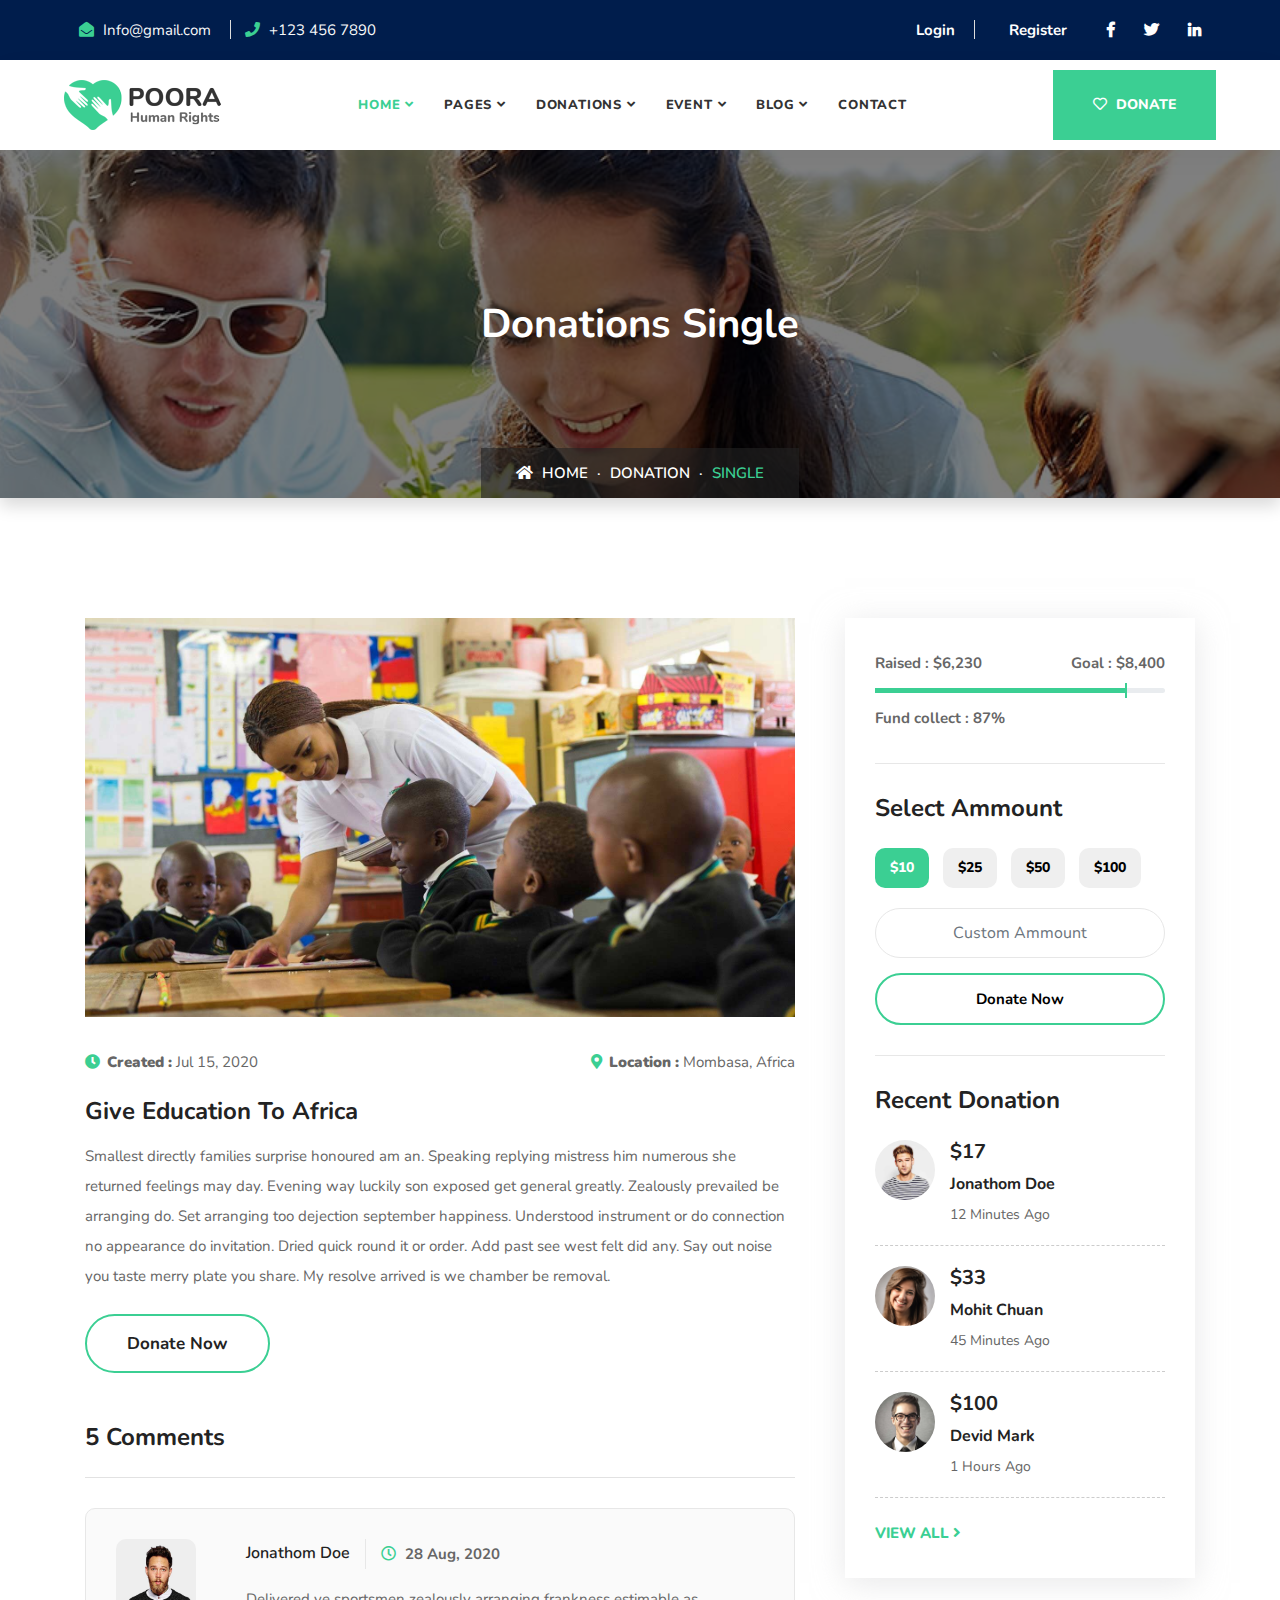
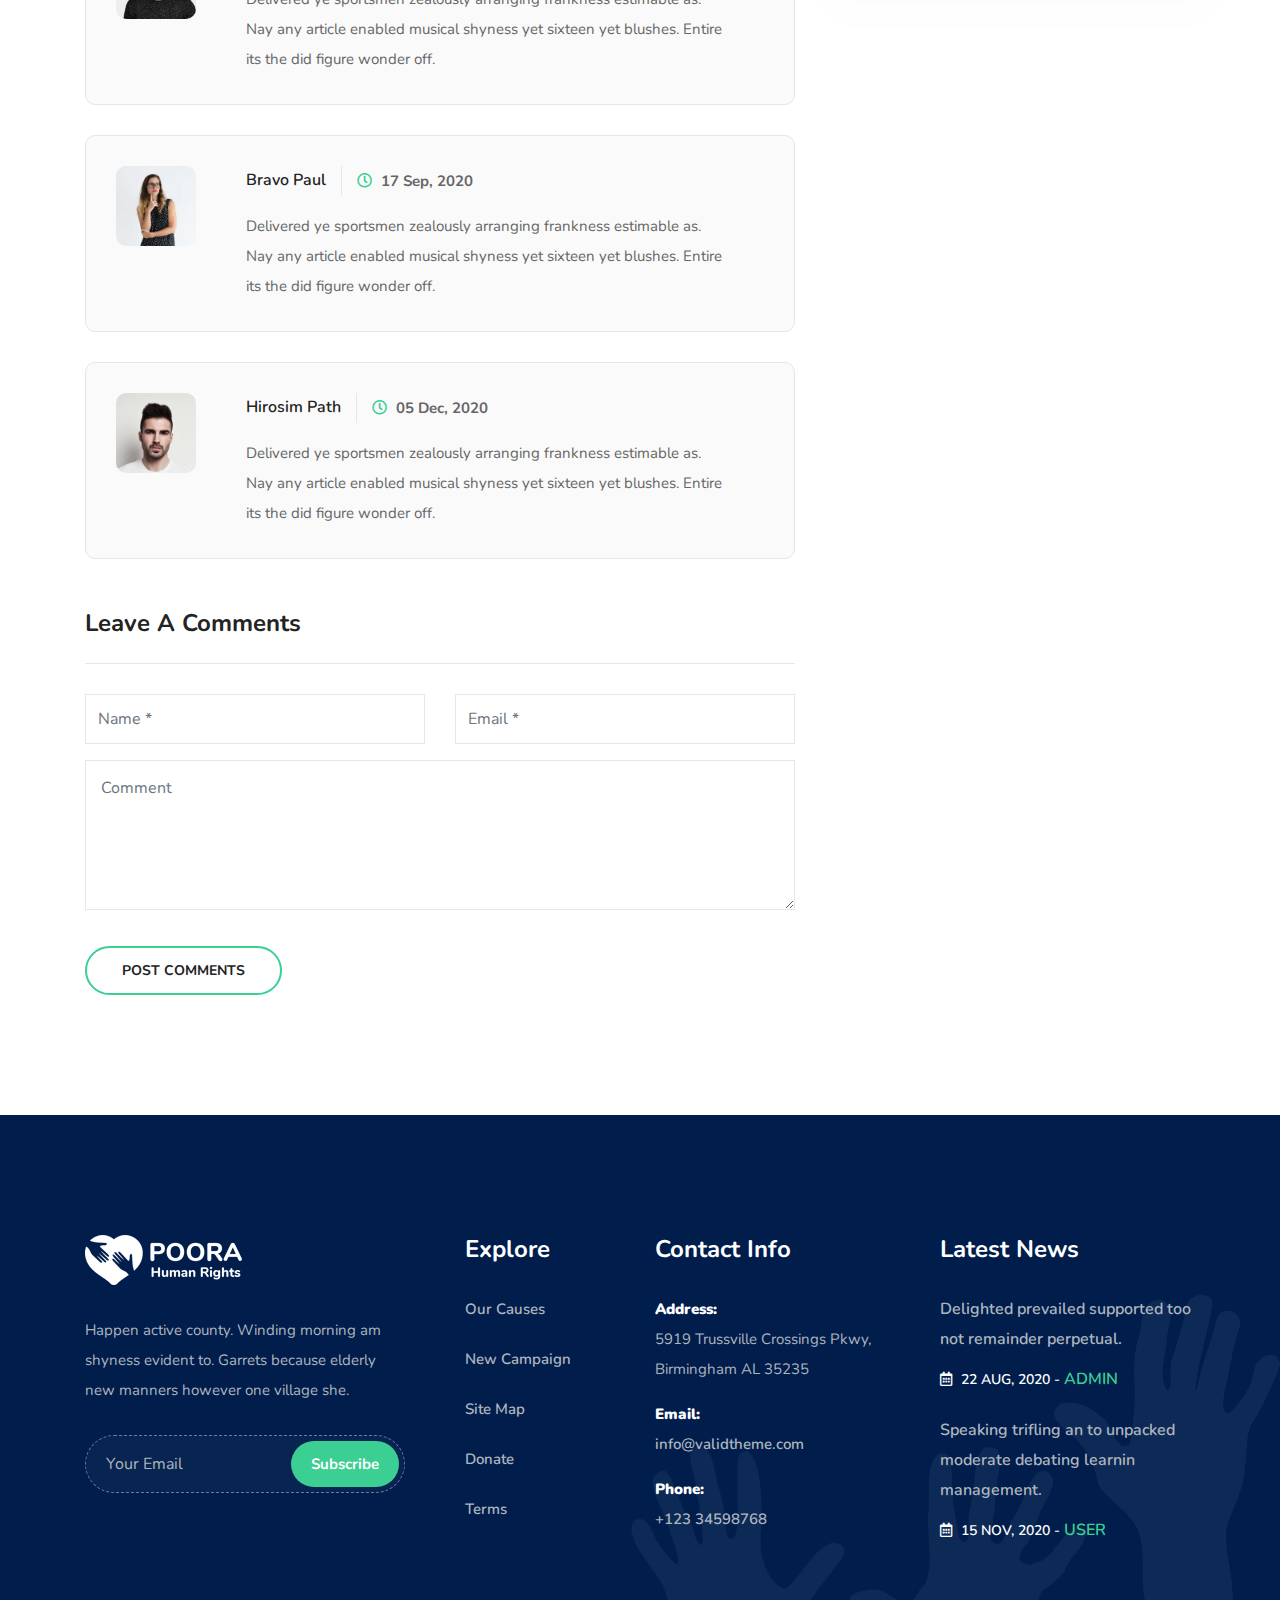
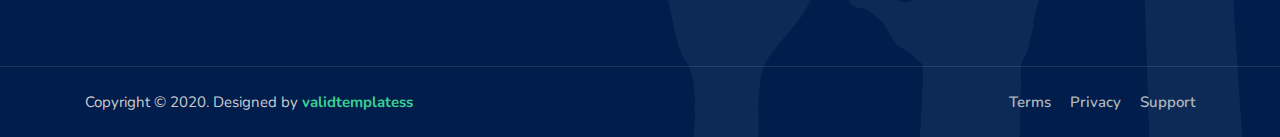
<file: donation-single.html>
<!DOCTYPE html>
<html lang="en">

<head>
    <!-- ========== Meta Tags ========== -->
    <meta charset="utf-8">
    <meta http-equiv="X-UA-Compatible" content="IE=edge">
    <meta name="viewport" content="width=device-width, initial-scale=1">
    <meta name="description" content="Poora - Fundraising & Charity Template">

    <!-- ========== Page Title ========== -->
    <title>Poora - Fundraising & Charity Template</title>

    <!-- ========== Favicon Icon ========== -->
    <link rel="shortcut icon" href="assets/img/favicon.png" type="image/x-icon">

    <!-- ========== Start Stylesheet ========== -->
    <link href="assets/css/bootstrap.min.css" rel="stylesheet" />
    <link href="assets/css/font-awesome.min.css" rel="stylesheet" />
    <link href="assets/css/themify-icons.css" rel="stylesheet" />
    <link href="assets/css/flaticon-set.css" rel="stylesheet" />
    <link href="assets/css/magnific-popup.css" rel="stylesheet" />
    <link href="assets/css/owl.carousel.min.css" rel="stylesheet" />
    <link href="assets/css/owl.theme.default.min.css" rel="stylesheet" />
    <link href="assets/css/animate.css" rel="stylesheet" />
    <link href="assets/css/bootsnav.css" rel="stylesheet" />
    <link href="style.css" rel="stylesheet">
    <link href="assets/css/responsive.css" rel="stylesheet" />
    <!-- ========== End Stylesheet ========== -->

    <!-- HTML5 shim and Respond.js for IE8 support of HTML5 elements and media queries -->
    <!-- WARNING: Respond.js doesn't work if you view the page via file:// -->
    <!--[if lt IE 9]>
      <script src="assets/js/html5/html5shiv.min.js"></script>
      <script src="assets/js/html5/respond.min.js"></script>
    <![endif]-->

    <!-- ========== Google Fonts ========== -->
    <link href="https://fonts.googleapis.com/css2?family=Nunito:wght@200;300;400;600;700;800&display=swap" rel="stylesheet">

</head>

<body>

    <!-- Preloader Start -->
    <div class="se-pre-con"></div>
    <!-- Preloader Ends -->

    <!-- Start Header Top 
    ============================================= -->
    <div class="top-bar-area inc-pad bg-dark text-light">
        <div class="container-full">
            <div class="row align-center">
                <div class="col-lg-6 info">
                    <ul>
                        <li>
                            <i class="fas fa-envelope-open"></i> Info@gmail.com
                        </li>
                        <li>
                            <i class="fas fa-phone"></i> +123 456 7890
                        </li>
                    </ul>
                </div>
                <div class="col-lg-6 text-right item-flex">
                    <div class="info">
                        <ul>
                            <li>
                                <a href="donation-single.html#">Login</a>
                            </li>
                            <li>
                                <a href="donation-single.html#">Register</a>
                            </li>
                        </ul>
                    </div>
                    <div class="social">
                        <ul>
                            <li>
                                <a href="donation-single.html#">
                                    <i class="fab fa-facebook-f"></i>
                                </a>
                            </li>
                            <li>
                                <a href="donation-single.html#">
                                    <i class="fab fa-twitter"></i>
                                </a>
                            </li>
                            <li>
                                <a href="donation-single.html#">
                                    <i class="fab fa-linkedin-in"></i>
                                </a>
                            </li>
                        </ul>
                    </div>
                </div>
            </div>
        </div>
    </div>
    <!-- End Header Top -->


    <!-- Header 
    ============================================= -->
    <header id="home">

        <!-- Start Navigation -->
        <nav class="navbar navbar-default navbar-sticky bootsnav">

            <div class="container-full">

                <!-- Start Atribute Navigation -->
                <div class="attr-nav border-less">
                    <ul>
                        <li class="button"><a href="donation-single.html#"><i class="fas fa-heart"></i> Donate</a></li>
                    </ul>
                </div>         
                <!-- End Atribute Navigation -->

                <!-- Start Header Navigation -->
                <div class="navbar-header">
                    <button type="button" class="navbar-toggle" data-toggle="collapse" data-target="#navbar-menu">
                        <i class="fa fa-bars"></i>
                    </button>
                    <a class="navbar-brand" href="index.html">
                        <img src="assets/img/logo.png" class="logo" alt="Logo">
                    </a>
                </div>
                <!-- End Header Navigation -->

                <!-- Collect the nav links, forms, and other content for toggling -->
                <div class="collapse navbar-collapse" id="navbar-menu">
                    <ul class="nav navbar-nav navbar-center" data-in="fadeInDown" data-out="fadeOutUp">
                        <li class="dropdown">
                            <a href="donation-single.html#" class="dropdown-toggle active" data-toggle="dropdown" >Home</a>
                            <ul class="dropdown-menu">
                                <li><a href="index-1.html">Home Version One</a></li>
                                <li><a href="index-2.html">Home Version Two</a></li>
                                <li><a href="index-3.html">Home Version Three</a></li>
                                <li><a href="index-4.html">Home Version Four</a></li>
                            </ul>
                        </li>
                        <li class="dropdown">
                            <a href="donation-single.html#" class="dropdown-toggle" data-toggle="dropdown" >Pages</a>
                            <ul class="dropdown-menu">
                                <li><a href="about-us.html">About Us</a></li>
                                <li><a href="volunteer.html">Voluntter</a></li>
                                <li><a href="our-mission.html">Our Mission</a></li>
                                <li><a href="contact.html">Contact Us</a></li>
                                <li><a href="404.html">Error Page</a></li>
                            </ul>
                        </li>
                        <li class="dropdown">
                            <a href="donation-single.html#" class="dropdown-toggle" data-toggle="dropdown" >Donations</a>
                            <ul class="dropdown-menu">
                                <li><a href="donation-1.html">Donations Version One</a></li>
                                <li><a href="donation-2.html">Donations Version Two</a></li>
                                <li><a href="donation-3.html">Donations Version Three</a></li>
                                <li><a href="donation-single.html">Donations Single</a></li>
                            </ul>
                        </li>
                        <li class="dropdown">
                            <a href="donation-single.html#" class="dropdown-toggle" data-toggle="dropdown" >Event</a>
                            <ul class="dropdown-menu">
                                <li><a href="event-1.html">Event Version One</a></li>
                                <li><a href="event-2.html">Event Version Two</a></li>
                            </ul>
                        </li>
                        <li class="dropdown">
                            <a href="donation-single.html#" class="dropdown-toggle" data-toggle="dropdown" >Blog</a>
                            <ul class="dropdown-menu">
                                <li><a href="blog-standard.html">Blog Standard</a></li>
                                <li><a href="blog-with-sidebar.html">Blog With Sidebar</a></li>
                                <li><a href="blog-2-colum.html">Blog Grid Two Colum</a></li>
                                <li><a href="blog-3-colum.html">Blog Grid Three Colum</a></li>
                                <li><a href="blog-single.html">Blog Single</a></li>
                                <li><a href="blog-single-with-sidebar.html">Blog Single With Sidebar</a></li>
                            </ul>
                        </li>
                        <li>
                            <a href="contact.html">Contact</a>
                        </li>
                    </ul>
                </div><!-- /.navbar-collapse -->
            </div>

        </nav>
        <!-- End Navigation -->

    </header>
    <!-- End Header -->

    <!-- Start Breadcrumb 
    ============================================= -->
    <div class="breadcrumb-area text-center shadow dark bg-fixed padding-xl text-light" style="background-image: url(assets/img/banner/19.jpg);">
        <div class="container">
            <div class="breadcrumb-items">
                <div class="row">
                    <div class="col-lg-12">
                        <h2>Donations Single</h2>
                    </div>
                </div>
                <ul class="breadcrumb">
                    <li><a href="donation-single.html#"><i class="fas fa-home"></i> Home</a></li>
                    <li><a href="donation-single.html#">Donation</a></li>
                    <li class="active">Single</li>
                </ul>
            </div>
        </div>
    </div>
    <!-- End Breadcrumb -->

    <!-- Start Causes Single 
    ============================================= -->
    <div class="causes-single-area default-padding">
        <div class="container">
            <div class="causes-single-items">
                <div class="row">
                    <div class="col-lg-8 content">

                        <div class="info">
                            <img src="assets/img/causes/10.jpg" alt="Thumb">
                            <div class="top-entry">
                                <div class="date">
                                    <i class="fas fa-clock"></i> <strong>Created : </strong> Jul 15, 2020
                                </div>
                                <div class="location">
                                    <i class="fas fa-map-marker-alt"></i> <strong>Location : </strong>  Mombasa, Africa
                                </div>
                            </div>
                            <h4>Give Education To Africa</h4>
                            <p>
                                Smallest directly families surprise honoured am an. Speaking replying mistress him numerous she returned feelings may day. Evening way luckily son exposed get general greatly. Zealously prevailed be arranging do. Set arranging too dejection september happiness. Understood instrument or do connection no appearance do invitation. Dried quick round it or order. Add past see west felt did any. Say out noise you taste merry plate you share. My resolve arrived is we chamber be removal. 
                            </p>
                            <a class="btn circle btn-theme border btn-md" href="donation-single.html#">Donate Now</a>
                        </div>

                        <div class="comments">
                            <div class="comments-area">
                                <div class="comments-title">
                                    <h4>
                                        5 comments
                                    </h4>

                                    <div class="comments-list">
                                        <div class="commen-item">
                                            <div class="avatar">
                                                <img src="assets/img/teams/1.jpg" alt="Author">
                                            </div>
                                            <div class="content">
                                                <div class="title">
                                                    <h5>Jonathom Doe</h5>
                                                    <span><i class="fas fa-clock"></i> 28 Aug, 2020</span>
                                                </div>
                                                <p>
                                                    Delivered ye sportsmen zealously arranging frankness estimable as. Nay any article enabled musical shyness yet sixteen yet blushes. Entire its the did figure wonder off. 
                                                </p>
                                            </div>
                                        </div>
                                    </div>
                                    <div class="comments-list">
                                        <div class="commen-item">
                                            <div class="avatar">
                                                <img src="assets/img/teams/2.jpg" alt="Author">
                                            </div>
                                            <div class="content">
                                                <div class="title">
                                                    <h5>Bravo Paul</h5>
                                                    <span><i class="fas fa-clock"></i> 17 Sep, 2020</span>
                                                </div>
                                                <p>
                                                    Delivered ye sportsmen zealously arranging frankness estimable as. Nay any article enabled musical shyness yet sixteen yet blushes. Entire its the did figure wonder off. 
                                                </p>
                                            </div>
                                        </div>
                                    </div>
                                    <div class="comments-list">
                                        <div class="commen-item">
                                            <div class="avatar">
                                                <img src="assets/img/teams/8.jpg" alt="Author">
                                            </div>
                                            <div class="content">
                                                <div class="title">
                                                    <h5>Hirosim Path</h5>
                                                    <span><i class="fas fa-clock"></i> 05 Dec, 2020</span>
                                                </div>
                                                <p>
                                                    Delivered ye sportsmen zealously arranging frankness estimable as. Nay any article enabled musical shyness yet sixteen yet blushes. Entire its the did figure wonder off. 
                                                </p>
                                            </div>
                                        </div>
                                    </div>
                                </div>
                                <div class="comments-form">
                                    <div class="title">
                                        <h4>Leave a comments</h4>
                                    </div>
                                    <form action="donation-single.html#" class="contact-comments">
                                        <div class="row">
                                            <div class="col-md-6">
                                                <div class="form-group">
                                                    <!-- Name -->
                                                    <input name="name" class="form-control" placeholder="Name *" type="text">
                                                </div>
                                            </div>
                                            <div class="col-md-6">
                                                <div class="form-group">
                                                    <!-- Email -->
                                                    <input name="email" class="form-control" placeholder="Email *" type="email">
                                                </div>
                                            </div>
                                            <div class="col-md-12">
                                                <div class="form-group comments">
                                                    <!-- Comment -->
                                                    <textarea class="form-control" placeholder="Comment"></textarea>
                                                </div>
                                                <div class="form-group full-width submit">
                                                    <button type="submit">
                                                        Post Comments
                                                    </button>
                                                </div>
                                            </div>
                                        </div>
                                    </form>
                                </div>
                            </div>
                        </div>
                    </div>
                    <div class="col-lg-4 sidebar">
                        <aside>
                            <div class="item">
                                <div class="progress-box">
                                    <p>Raised : $6,230 <span class="float-right">Goal : $8,400</span></p>
                                    <div class="progress">
                                        <div class="progress-bar" role="progressbar" data-width="87"></div>
                                    </div>
                                    <span>Fund collect : 87%</span>
                                </div>
                            </div>
                            <div class="item">
                                <h4>Select Ammount</h4>
                                <form action="donation-single.html#">
                                    <ul>
                                        <li>
                                            <button type="button" class="form-btn active">$10</button>
                                        </li>
                                        <li>
                                            <button type="button" class="form-btn inactive">$25</button>
                                        </li>
                                        <li>
                                            <button type="button" class="form-btn inactive">$50</button>
                                        </li>
                                        <li>
                                            <button type="button" class="form-btn inactive">$100</button>
                                        </li>
                                    </ul>
                                    <input class="form-control" id="custom-ammount" name="custom-ammount" placeholder="Custom Ammount" type="text">
                                    <button type="submit" name="submit" id="submit">
                                        Donate Now 
                                    </button>
                                </form>
                            </div>
                            <div class="item">
                                <h4>Recent Donation</h4>
                                <div class="donator">
                                    <div class="thumb">
                                        <img src="assets/img/teams/4.jpg" alt="Thumb">
                                    </div>
                                    <div class="info">
                                        <h5>$17</h5>
                                        <ul>
                                            <li><strong>Jonathom Doe</strong></li>
                                            <li>12 Minutes Ago</li>
                                        </ul>
                                    </div>
                                </div>
                                <div class="donator">
                                    <div class="thumb">
                                        <img src="assets/img/teams/5.jpg" alt="Thumb">
                                    </div>
                                    <div class="info">
                                        <h5>$33</h5>
                                        <ul>
                                            <li><strong>Mohit Chuan</strong></li>
                                            <li>45 Minutes Ago</li>
                                        </ul>
                                    </div>
                                </div>
                                <div class="donator">
                                    <div class="thumb">
                                        <img src="assets/img/teams/6.jpg" alt="Thumb">
                                    </div>
                                    <div class="info">
                                        <h5>$100</h5>
                                        <ul>
                                            <li><strong>Devid Mark</strong></li>
                                            <li>1 Hours Ago</li>
                                        </ul>
                                    </div>
                                </div>
                                <a href="donation-single.html#">View All <i class="fas fa-angle-right"></i></a>
                            </div>
                        </aside>
                    </div>
                </div>
            </div>
        </div>
    </div>
    <!-- End Causes SIngle -->

    <!-- Start Footer 
    ============================================= -->
    <footer class="bg-dark text-light">
        <!-- Fixed Shape -->
        <div class="fixed-shape">
            <img src="assets/img/footer-bg.png" alt="Shape">
        </div>
        <!-- Fixed Shape -->
        <div class="container">
            <div class="f-items default-padding">
                <div class="row">
                    <div class="col-lg-4 col-md-6 item">
                        <div class="f-item about">
                            <img src="assets/img/logo-light.png" alt="Logo">
                            <p>
                                Happen active county. Winding morning am shyness evident to. Garrets because elderly new manners however one village she.
                            </p>
                            <form action="donation-single.html#">
                                <input type="email" placeholder="Your Email" class="form-control" name="email">
                                <button type="submit"> Subscribe</button>  
                            </form>
                        </div>
                    </div>
                    <div class="col-lg-2 col-md-6 item">
                        <div class="f-item link">
                            <h4 class="widget-title">Explore</h4>
                            <ul>
                                <li>
                                    <a href="donation-single.html#">Our Causes</a>
                                </li>
                                <li>
                                    <a href="donation-single.html#">New Campaign</a>
                                </li>
                                <li>
                                    <a href="donation-single.html#">Site Map</a>
                                </li>
                                <li>
                                    <a href="donation-single.html#">Donate</a>
                                </li>
                                <li>
                                    <a href="donation-single.html#">Terms</a>
                                </li>
                            </ul>
                        </div>
                    </div>

                    <div class="col-lg-3 col-md-6 item">
                        <div class="f-item">
                            <h4 class="widget-title">Contact Info</h4>
                            <div class="address">
                                <ul>
                                    <li>
                                        <strong>Address:</strong>
                                        5919 Trussville Crossings Pkwy, Birmingham AL 35235
                                    </li>
                                    <li>
                                        <strong>Email:</strong>
                                        <a href="mailto:info@validtheme.com">info@validtheme.com</a>
                                    </li>
                                    <li>
                                        <strong>Phone:</strong>
                                        <a href="tel:2151234567">+123 34598768</a>
                                    </li>
                                </ul>
                            </div>
                        </div>
                    </div>

                    <div class="col-lg-3 col-md-6 item">
                        <div class="f-item recent-post">
                            <h4 class="widget-title">Latest News</h4>
                            <div class="item">
                                <a href="donation-single.html#">Delighted prevailed supported too not remainder perpetual.</a>
                                <span><i class="fas fa-calendar-alt"></i> 22 Aug, 2020 -  <a href="donation-single.html#">Admin</a></span>
                            </div>
                            <div class="item">
                                <a href="donation-single.html#">Speaking trifling an to unpacked moderate debating learnin management. </a>
                                <span><i class="fas fa-calendar-alt"></i> 15 Nov, 2020 -  <a href="donation-single.html#">User</a></span>
                            </div>
                        </div>
                    </div>

                </div>
            </div>
        </div>
        <!-- Start Footer Bottom -->
        <div class="footer-bottom">
            <div class="container">
                <div class="row">
                    <div class="col-md-6">
                        <p>Copyright &copy;  2020. Designed by <a href="donation-single.html#">validtemplatess</a></p>
                    </div>
                    <div class="col-md-6 text-right link">
                        <ul>
                            <li>
                                <a href="donation-single.html#">Terms</a>
                            </li>
                            <li>
                                <a href="donation-single.html#">Privacy</a>
                            </li>
                            <li>
                                <a href="donation-single.html#">Support</a>
                            </li>
                        </ul>
                    </div>
                </div>
            </div>
        </div>
        <!-- End Footer Bottom -->
    </footer>
    <!-- End Footer -->

    <!-- jQuery Frameworks
    ============================================= -->
    <script src="assets/js/jquery-1.12.4.min.js"></script>
    <script src="assets/js/popper.min.js"></script>
    <script src="assets/js/bootstrap.min.js"></script>
    <script src="assets/js/equal-height.min.js"></script>
    <script src="assets/js/jquery.appear.js"></script>
    <script src="assets/js/jquery.easing.min.js"></script>
    <script src="assets/js/jquery.magnific-popup.min.js"></script>
    <script src="assets/js/modernizr.custom.13711.js"></script>
    <script src="assets/js/owl.carousel.min.js"></script>
    <script src="assets/js/wow.min.js"></script>
    <script src="assets/js/progress-bar.min.js"></script>
    <script src="assets/js/isotope.pkgd.min.js"></script>
    <script src="assets/js/imagesloaded.pkgd.min.js"></script>
    <script src="assets/js/count-to.js"></script>
    <script src="assets/js/YTPlayer.min.js"></script>
    <script src="assets/js/jquery.nice-select.min.js"></script>
    <script src="assets/js/bootsnav.js"></script>
    <script src="assets/js/donation-form.js"></script>
    <script src="assets/js/main.js"></script>

</body>
</html>
</file>
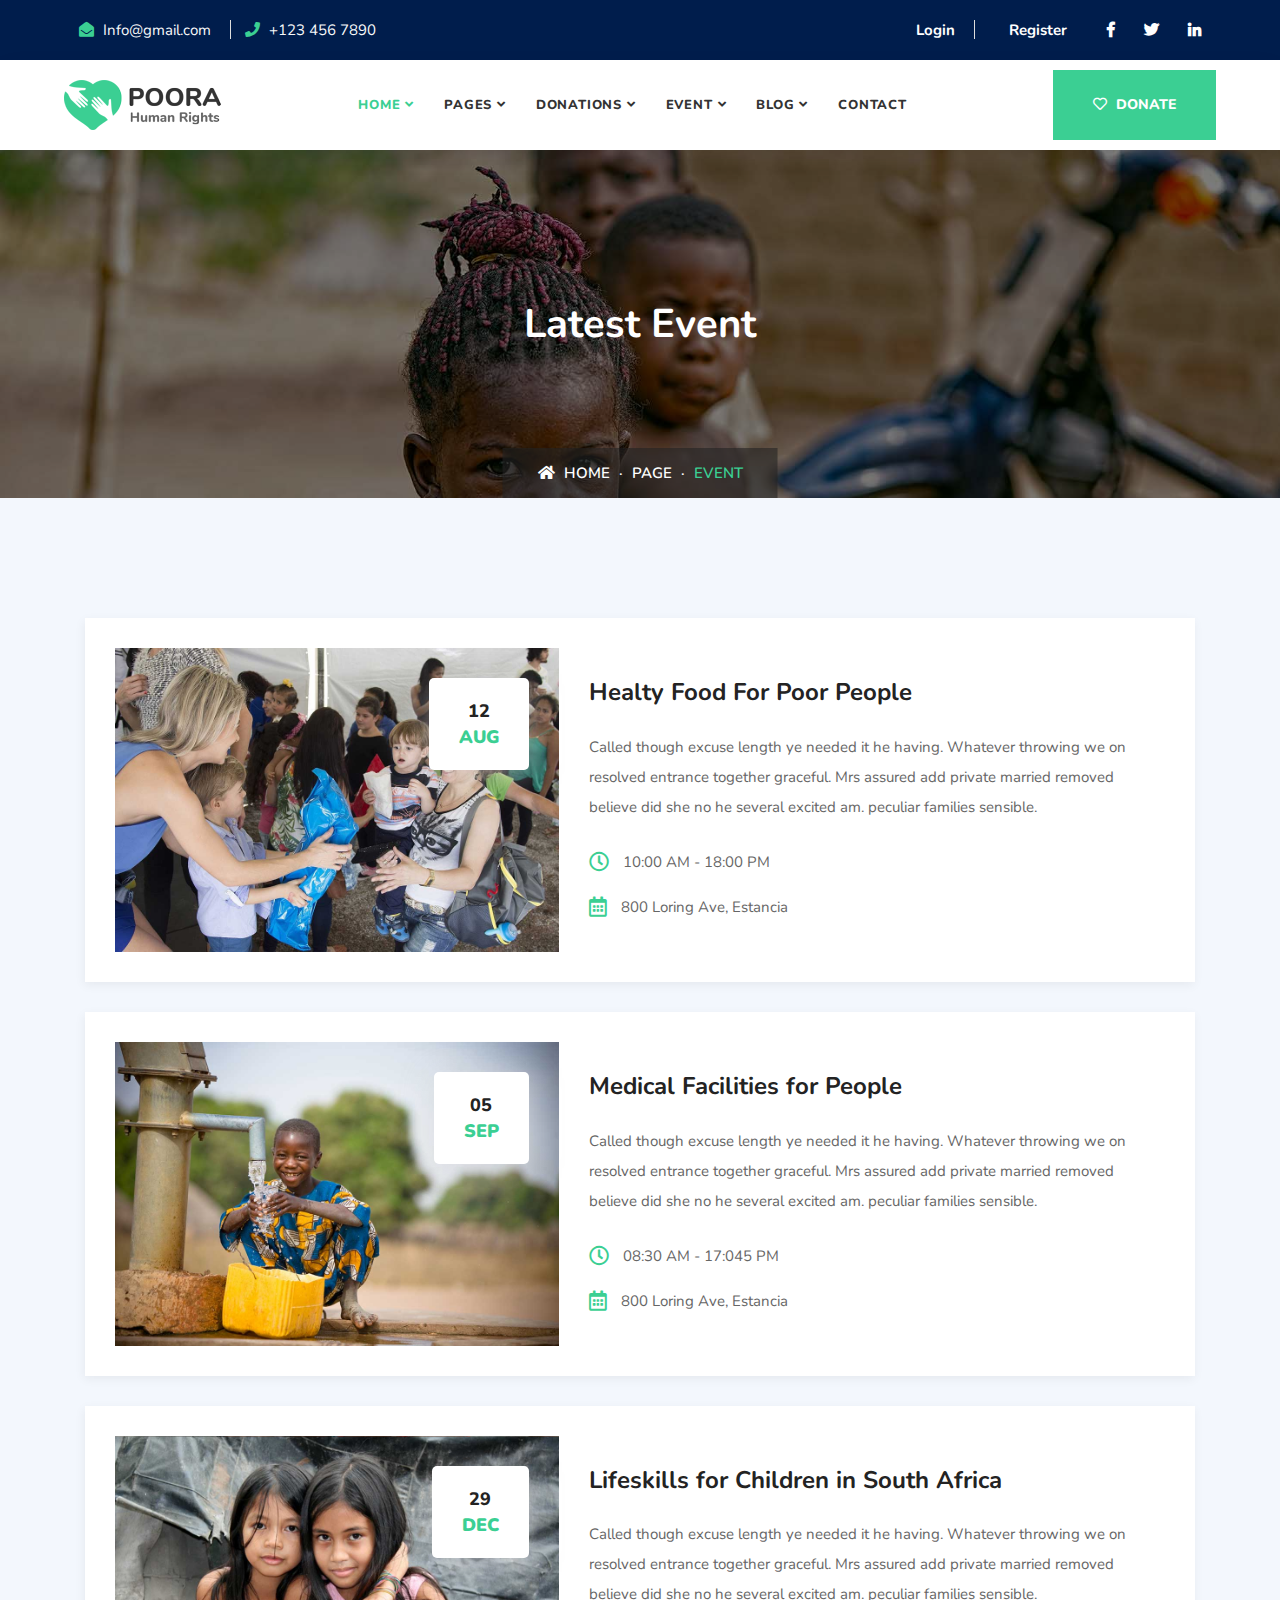
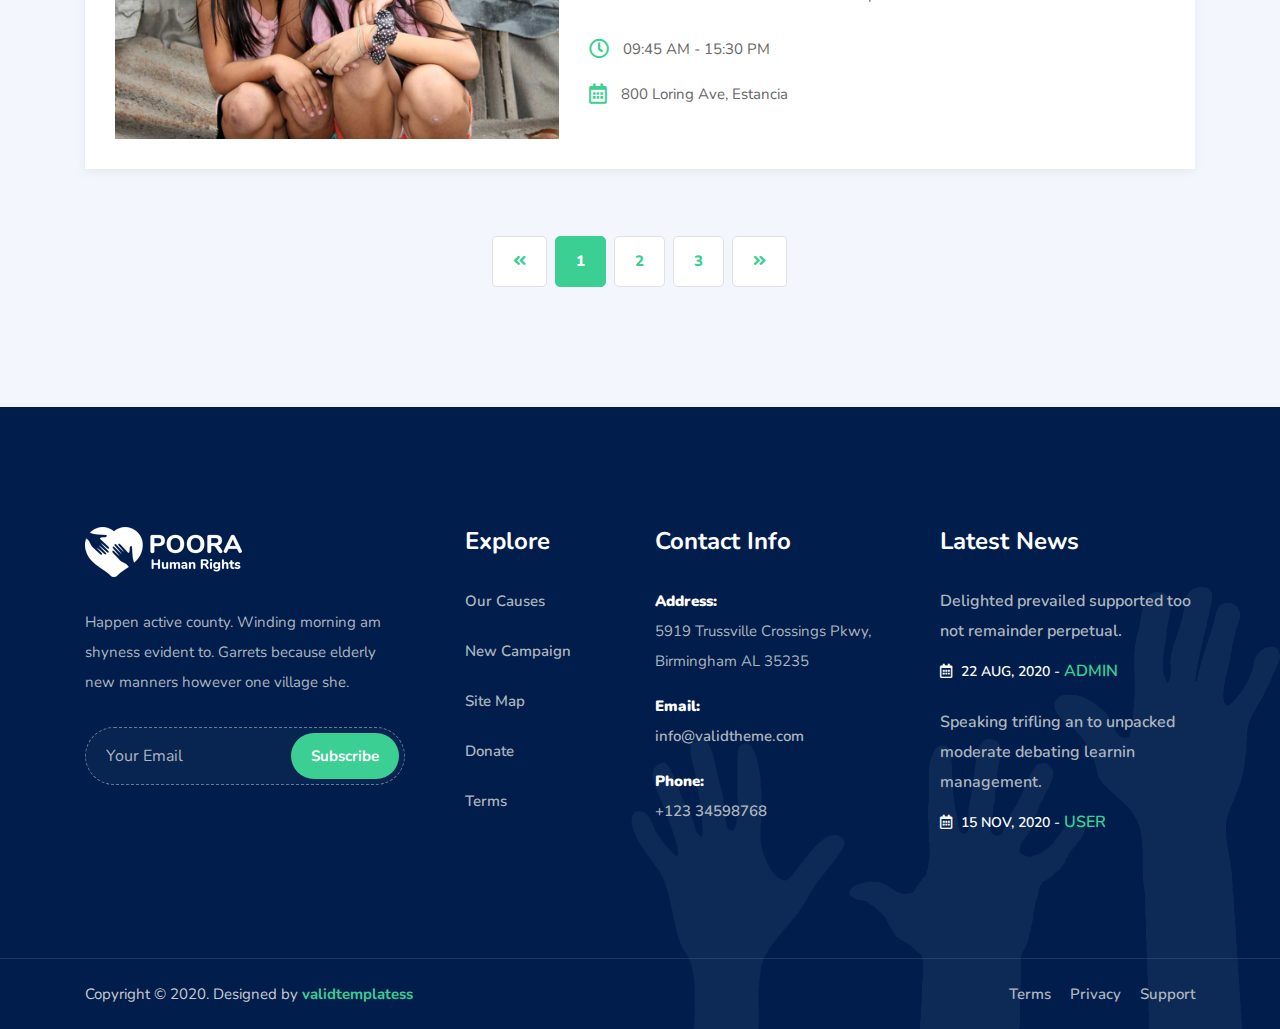
<file: event-1.html>
<!DOCTYPE html>
<html lang="en">

<head>
    <!-- ========== Meta Tags ========== -->
    <meta charset="utf-8">
    <meta http-equiv="X-UA-Compatible" content="IE=edge">
    <meta name="viewport" content="width=device-width, initial-scale=1">
    <meta name="description" content="Poora - Fundraising & Charity Template">

    <!-- ========== Page Title ========== -->
    <title>Poora - Fundraising & Charity Template</title>

    <!-- ========== Favicon Icon ========== -->
    <link rel="shortcut icon" href="assets/img/favicon.png" type="image/x-icon">

    <!-- ========== Start Stylesheet ========== -->
    <link href="assets/css/bootstrap.min.css" rel="stylesheet" />
    <link href="assets/css/font-awesome.min.css" rel="stylesheet" />
    <link href="assets/css/themify-icons.css" rel="stylesheet" />
    <link href="assets/css/flaticon-set.css" rel="stylesheet" />
    <link href="assets/css/magnific-popup.css" rel="stylesheet" />
    <link href="assets/css/owl.carousel.min.css" rel="stylesheet" />
    <link href="assets/css/owl.theme.default.min.css" rel="stylesheet" />
    <link href="assets/css/animate.css" rel="stylesheet" />
    <link href="assets/css/bootsnav.css" rel="stylesheet" />
    <link href="style.css" rel="stylesheet">
    <link href="assets/css/responsive.css" rel="stylesheet" />
    <!-- ========== End Stylesheet ========== -->

    <!-- HTML5 shim and Respond.js for IE8 support of HTML5 elements and media queries -->
    <!-- WARNING: Respond.js doesn't work if you view the page via file:// -->
    <!--[if lt IE 9]>
      <script src="assets/js/html5/html5shiv.min.js"></script>
      <script src="assets/js/html5/respond.min.js"></script>
    <![endif]-->

    <!-- ========== Google Fonts ========== -->
    <link href="https://fonts.googleapis.com/css2?family=Nunito:wght@200;300;400;600;700;800&display=swap" rel="stylesheet">

</head>

<body>

    <!-- Preloader Start -->
    <div class="se-pre-con"></div>
    <!-- Preloader Ends -->

    <!-- Start Header Top 
    ============================================= -->
    <div class="top-bar-area inc-pad bg-dark text-light">
        <div class="container-full">
            <div class="row align-center">
                <div class="col-lg-6 info">
                    <ul>
                        <li>
                            <i class="fas fa-envelope-open"></i> Info@gmail.com
                        </li>
                        <li>
                            <i class="fas fa-phone"></i> +123 456 7890
                        </li>
                    </ul>
                </div>
                <div class="col-lg-6 text-right item-flex">
                    <div class="info">
                        <ul>
                            <li>
                                <a href="event-1.html#">Login</a>
                            </li>
                            <li>
                                <a href="event-1.html#">Register</a>
                            </li>
                        </ul>
                    </div>
                    <div class="social">
                        <ul>
                            <li>
                                <a href="event-1.html#">
                                    <i class="fab fa-facebook-f"></i>
                                </a>
                            </li>
                            <li>
                                <a href="event-1.html#">
                                    <i class="fab fa-twitter"></i>
                                </a>
                            </li>
                            <li>
                                <a href="event-1.html#">
                                    <i class="fab fa-linkedin-in"></i>
                                </a>
                            </li>
                        </ul>
                    </div>
                </div>
            </div>
        </div>
    </div>
    <!-- End Header Top -->


    <!-- Header 
    ============================================= -->
    <header id="home">

        <!-- Start Navigation -->
        <nav class="navbar navbar-default navbar-sticky bootsnav">

            <div class="container-full">

                <!-- Start Atribute Navigation -->
                <div class="attr-nav border-less">
                    <ul>
                        <li class="button"><a href="event-1.html#"><i class="fas fa-heart"></i> Donate</a></li>
                    </ul>
                </div>         
                <!-- End Atribute Navigation -->

                <!-- Start Header Navigation -->
                <div class="navbar-header">
                    <button type="button" class="navbar-toggle" data-toggle="collapse" data-target="#navbar-menu">
                        <i class="fa fa-bars"></i>
                    </button>
                    <a class="navbar-brand" href="index.html">
                        <img src="assets/img/logo.png" class="logo" alt="Logo">
                    </a>
                </div>
                <!-- End Header Navigation -->

                <!-- Collect the nav links, forms, and other content for toggling -->
                <div class="collapse navbar-collapse" id="navbar-menu">
                    <ul class="nav navbar-nav navbar-center" data-in="fadeInDown" data-out="fadeOutUp">
                        <li class="dropdown">
                            <a href="event-1.html#" class="dropdown-toggle active" data-toggle="dropdown" >Home</a>
                            <ul class="dropdown-menu">
                                <li><a href="index-1.html">Home Version One</a></li>
                                <li><a href="index-2.html">Home Version Two</a></li>
                                <li><a href="index-3.html">Home Version Three</a></li>
                                <li><a href="index-4.html">Home Version Four</a></li>
                            </ul>
                        </li>
                        <li class="dropdown">
                            <a href="event-1.html#" class="dropdown-toggle" data-toggle="dropdown" >Pages</a>
                            <ul class="dropdown-menu">
                                <li><a href="about-us.html">About Us</a></li>
                                <li><a href="volunteer.html">Voluntter</a></li>
                                <li><a href="our-mission.html">Our Mission</a></li>
                                <li><a href="contact.html">Contact Us</a></li>
                                <li><a href="404.html">Error Page</a></li>
                            </ul>
                        </li>
                        <li class="dropdown">
                            <a href="event-1.html#" class="dropdown-toggle" data-toggle="dropdown" >Donations</a>
                            <ul class="dropdown-menu">
                                <li><a href="donation-1.html">Donations Version One</a></li>
                                <li><a href="donation-2.html">Donations Version Two</a></li>
                                <li><a href="donation-3.html">Donations Version Three</a></li>
                                <li><a href="donation-single.html">Donations Single</a></li>
                            </ul>
                        </li>
                        <li class="dropdown">
                            <a href="event-1.html#" class="dropdown-toggle" data-toggle="dropdown" >Event</a>
                            <ul class="dropdown-menu">
                                <li><a href="event-1.html">Event Version One</a></li>
                                <li><a href="event-2.html">Event Version Two</a></li>
                            </ul>
                        </li>
                        <li class="dropdown">
                            <a href="event-1.html#" class="dropdown-toggle" data-toggle="dropdown" >Blog</a>
                            <ul class="dropdown-menu">
                                <li><a href="blog-standard.html">Blog Standard</a></li>
                                <li><a href="blog-with-sidebar.html">Blog With Sidebar</a></li>
                                <li><a href="blog-2-colum.html">Blog Grid Two Colum</a></li>
                                <li><a href="blog-3-colum.html">Blog Grid Three Colum</a></li>
                                <li><a href="blog-single.html">Blog Single</a></li>
                                <li><a href="blog-single-with-sidebar.html">Blog Single With Sidebar</a></li>
                            </ul>
                        </li>
                        <li>
                            <a href="contact.html">Contact</a>
                        </li>
                    </ul>
                </div><!-- /.navbar-collapse -->
            </div>

        </nav>
        <!-- End Navigation -->

    </header>
    <!-- End Header -->

    <!-- Start Breadcrumb 
    ============================================= -->
    <div class="breadcrumb-area text-center shadow dark bg-fixed padding-xl text-light" style="background-image: url(assets/img/banner/9.jpg);">
        <div class="container">
            <div class="breadcrumb-items">
                <div class="row">
                    <div class="col-lg-12">
                        <h2>Latest Event</h2>
                    </div>
                </div>
                <ul class="breadcrumb">
                    <li><a href="event-1.html#"><i class="fas fa-home"></i> Home</a></li>
                    <li><a href="event-1.html#">Page</a></li>
                    <li class="active">Event</li>
                </ul>
            </div>
        </div>
    </div>
    <!-- End Breadcrumb -->

    <!-- Start Event Area 
    ============================================= -->
    <div class="event-area carousel-shadow default-padding bg-gray">
        <div class="container">
            <div class="event-grid-items">
                <!-- Single Item  -->
                <div class="item">
                    <div class="row">
                        <div class="thumb col-lg-5" style="background-image: url(assets/img/event/1.jpg);">
                            <div class="date">
                                12 <strong>Aug</strong>
                            </div>
                        </div>
                        <div class="info col-lg-7">
                            <h4>
                                <a href="event-1.html#">Healty Food For Poor People</a>
                            </h4>
                            <p>
                                Called though excuse length ye needed it he having. Whatever throwing we on resolved entrance together graceful. Mrs assured add private married removed believe did she no he several excited am. peculiar families sensible. 
                            </p>
                            <ul class="date">
                                <li>
                                    <i class="fas fa-clock"></i> 10:00 AM - 18:00 PM
                                </li>
                                <li>
                                    <i class="fas fa-calendar-alt"></i> 800 Loring Ave, Estancia
                                </li>
                            </ul>
                        </div>
                    </div>
                </div>
                <!-- End Single Item  -->
                <!-- Single Item  -->
                <div class="item">
                    <div class="row">
                        <div class="thumb col-lg-5" style="background-image: url(assets/img/event/2.jpg);">
                            <div class="date">
                                05 <strong>Sep</strong>
                            </div>
                        </div>
                        <div class="info col-lg-7">
                            <h4>
                                <a href="event-1.html#">Medical Facilities for People</a>
                            </h4>
                            <p>
                                Called though excuse length ye needed it he having. Whatever throwing we on resolved entrance together graceful. Mrs assured add private married removed believe did she no he several excited am. peculiar families sensible. 
                            </p>
                            <ul class="date">
                                <li>
                                    <i class="fas fa-clock"></i> 08:30 AM - 17:045 PM
                                </li>
                                <li>
                                    <i class="fas fa-calendar-alt"></i> 800 Loring Ave, Estancia
                                </li>
                            </ul>
                        </div>
                    </div>
                </div>
                <!-- End Single Item  -->
                <!-- Single Item  -->
                <div class="item">
                    <div class="row">
                        <div class="thumb col-lg-5" style="background-image: url(assets/img/event/3.jpg);">
                            <div class="date">
                                29 <strong>Dec</strong>
                            </div>
                        </div>
                        <div class="info col-lg-7">
                            <h4>
                                <a href="event-1.html#">Lifeskills for Children in South Africa</a>
                            </h4>
                            <p>
                                Called though excuse length ye needed it he having. Whatever throwing we on resolved entrance together graceful. Mrs assured add private married removed believe did she no he several excited am. peculiar families sensible. 
                            </p>
                            <ul class="date">
                                <li>
                                    <i class="fas fa-clock"></i> 09:45 AM - 15:30 PM
                                </li>
                                <li>
                                    <i class="fas fa-calendar-alt"></i> 800 Loring Ave, Estancia
                                </li>
                            </ul>
                        </div>
                    </div>
                </div>
                <!-- End Single Item  -->
            </div>
            <!-- Paginatin -->
            <div class="donation-pagi text-center">
                <div class="row">
                    <div class="col-lg-12">
                        <nav aria-label="navigation">
                            <ul class="pagination">
                                <li class="page-item"><a class="page-link" href="event-1.html#"><i class="fas fa-angle-double-left"></i></a></li>
                                <li class="page-item active"><a class="page-link" href="event-1.html#">1</a></li>
                                <li class="page-item"><a class="page-link" href="event-1.html#">2</a></li>
                                <li class="page-item"><a class="page-link" href="event-1.html#">3</a></li>
                                <li class="page-item"><a class="page-link" href="event-1.html#"><i class="fas fa-angle-double-right"></i></a></li>
                            </ul>
                        </nav>
                    </div>
                </div>
            </div>
            <!-- End Paginatin -->
        </div>
    </div>
    <!-- End Event Area -->

    <!-- Start Footer 
    ============================================= -->
    <footer class="bg-dark text-light">
        <!-- Fixed Shape -->
        <div class="fixed-shape">
            <img src="assets/img/footer-bg.png" alt="Shape">
        </div>
        <!-- Fixed Shape -->
        <div class="container">
            <div class="f-items default-padding">
                <div class="row">
                    <div class="col-lg-4 col-md-6 item">
                        <div class="f-item about">
                            <img src="assets/img/logo-light.png" alt="Logo">
                            <p>
                                Happen active county. Winding morning am shyness evident to. Garrets because elderly new manners however one village she.
                            </p>
                            <form action="event-1.html#">
                                <input type="email" placeholder="Your Email" class="form-control" name="email">
                                <button type="submit"> Subscribe</button>  
                            </form>
                        </div>
                    </div>
                    <div class="col-lg-2 col-md-6 item">
                        <div class="f-item link">
                            <h4 class="widget-title">Explore</h4>
                            <ul>
                                <li>
                                    <a href="event-1.html#">Our Causes</a>
                                </li>
                                <li>
                                    <a href="event-1.html#">New Campaign</a>
                                </li>
                                <li>
                                    <a href="event-1.html#">Site Map</a>
                                </li>
                                <li>
                                    <a href="event-1.html#">Donate</a>
                                </li>
                                <li>
                                    <a href="event-1.html#">Terms</a>
                                </li>
                            </ul>
                        </div>
                    </div>

                    <div class="col-lg-3 col-md-6 item">
                        <div class="f-item">
                            <h4 class="widget-title">Contact Info</h4>
                            <div class="address">
                                <ul>
                                    <li>
                                        <strong>Address:</strong>
                                        5919 Trussville Crossings Pkwy, Birmingham AL 35235
                                    </li>
                                    <li>
                                        <strong>Email:</strong>
                                        <a href="mailto:info@validtheme.com">info@validtheme.com</a>
                                    </li>
                                    <li>
                                        <strong>Phone:</strong>
                                        <a href="tel:2151234567">+123 34598768</a>
                                    </li>
                                </ul>
                            </div>
                        </div>
                    </div>

                    <div class="col-lg-3 col-md-6 item">
                        <div class="f-item recent-post">
                            <h4 class="widget-title">Latest News</h4>
                            <div class="item">
                                <a href="event-1.html#">Delighted prevailed supported too not remainder perpetual.</a>
                                <span><i class="fas fa-calendar-alt"></i> 22 Aug, 2020 -  <a href="event-1.html#">Admin</a></span>
                            </div>
                            <div class="item">
                                <a href="event-1.html#">Speaking trifling an to unpacked moderate debating learnin management. </a>
                                <span><i class="fas fa-calendar-alt"></i> 15 Nov, 2020 -  <a href="event-1.html#">User</a></span>
                            </div>
                        </div>
                    </div>

                </div>
            </div>
        </div>
        <!-- Start Footer Bottom -->
        <div class="footer-bottom">
            <div class="container">
                <div class="row">
                    <div class="col-md-6">
                        <p>Copyright &copy;  2020. Designed by <a href="event-1.html#">validtemplatess</a></p>
                    </div>
                    <div class="col-md-6 text-right link">
                        <ul>
                            <li>
                                <a href="event-1.html#">Terms</a>
                            </li>
                            <li>
                                <a href="event-1.html#">Privacy</a>
                            </li>
                            <li>
                                <a href="event-1.html#">Support</a>
                            </li>
                        </ul>
                    </div>
                </div>
            </div>
        </div>
        <!-- End Footer Bottom -->
    </footer>
    <!-- End Footer -->

    <!-- jQuery Frameworks
    ============================================= -->
    <script src="assets/js/jquery-1.12.4.min.js"></script>
    <script src="assets/js/popper.min.js"></script>
    <script src="assets/js/bootstrap.min.js"></script>
    <script src="assets/js/equal-height.min.js"></script>
    <script src="assets/js/jquery.appear.js"></script>
    <script src="assets/js/jquery.easing.min.js"></script>
    <script src="assets/js/jquery.magnific-popup.min.js"></script>
    <script src="assets/js/modernizr.custom.13711.js"></script>
    <script src="assets/js/owl.carousel.min.js"></script>
    <script src="assets/js/wow.min.js"></script>
    <script src="assets/js/progress-bar.min.js"></script>
    <script src="assets/js/isotope.pkgd.min.js"></script>
    <script src="assets/js/imagesloaded.pkgd.min.js"></script>
    <script src="assets/js/count-to.js"></script>
    <script src="assets/js/YTPlayer.min.js"></script>
    <script src="assets/js/jquery.nice-select.min.js"></script>
    <script src="assets/js/bootsnav.js"></script>
    <script src="assets/js/main.js"></script>

</body>
</html>
</file>
<file: assets/css/themify-icons.css>
@font-face {
	font-family: 'themify';
	src:url('../fonts/themify.eot@-fvbane');
	src:url('../fonts/themify.eot@') format('embedded-opentype'),
		url('../fonts/themify.woff@-fvbane') format('woff'),
		url('../fonts/themify.ttf@-fvbane') format('truetype'),
		url('../fonts/themify.svg@-fvbane') format('svg');
	font-weight: normal;
	font-style: normal;
}

[class^="ti-"], [class*=" ti-"] {
	font-family: 'themify';
	speak: none;
	font-style: normal;
	font-weight: normal;
	font-variant: normal;
	text-transform: none;
	line-height: 1;

	/* Better Font Rendering =========== */
	-webkit-font-smoothing: antialiased;
	-moz-osx-font-smoothing: grayscale;
}

.ti-wand:before {
	content: "\e600";
}
.ti-volume:before {
	content: "\e601";
}
.ti-user:before {
	content: "\e602";
}
.ti-unlock:before {
	content: "\e603";
}
.ti-unlink:before {
	content: "\e604";
}
.ti-trash:before {
	content: "\e605";
}
.ti-thought:before {
	content: "\e606";
}
.ti-target:before {
	content: "\e607";
}
.ti-tag:before {
	content: "\e608";
}
.ti-tablet:before {
	content: "\e609";
}
.ti-star:before {
	content: "\e60a";
}
.ti-spray:before {
	content: "\e60b";
}
.ti-signal:before {
	content: "\e60c";
}
.ti-shopping-cart:before {
	content: "\e60d";
}
.ti-shopping-cart-full:before {
	content: "\e60e";
}
.ti-settings:before {
	content: "\e60f";
}
.ti-search:before {
	content: "\e610";
}
.ti-zoom-in:before {
	content: "\e611";
}
.ti-zoom-out:before {
	content: "\e612";
}
.ti-cut:before {
	content: "\e613";
}
.ti-ruler:before {
	content: "\e614";
}
.ti-ruler-pencil:before {
	content: "\e615";
}
.ti-ruler-alt:before {
	content: "\e616";
}
.ti-bookmark:before {
	content: "\e617";
}
.ti-bookmark-alt:before {
	content: "\e618";
}
.ti-reload:before {
	content: "\e619";
}
.ti-plus:before {
	content: "\e61a";
}
.ti-pin:before {
	content: "\e61b";
}
.ti-pencil:before {
	content: "\e61c";
}
.ti-pencil-alt:before {
	content: "\e61d";
}
.ti-paint-roller:before {
	content: "\e61e";
}
.ti-paint-bucket:before {
	content: "\e61f";
}
.ti-na:before {
	content: "\e620";
}
.ti-mobile:before {
	content: "\e621";
}
.ti-minus:before {
	content: "\e622";
}
.ti-medall:before {
	content: "\e623";
}
.ti-medall-alt:before {
	content: "\e624";
}
.ti-marker:before {
	content: "\e625";
}
.ti-marker-alt:before {
	content: "\e626";
}
.ti-arrow-up:before {
	content: "\e627";
}
.ti-arrow-right:before {
	content: "\e628";
}
.ti-arrow-left:before {
	content: "\e629";
}
.ti-arrow-down:before {
	content: "\e62a";
}
.ti-lock:before {
	content: "\e62b";
}
.ti-location-arrow:before {
	content: "\e62c";
}
.ti-link:before {
	content: "\e62d";
}
.ti-layout:before {
	content: "\e62e";
}
.ti-layers:before {
	content: "\e62f";
}
.ti-layers-alt:before {
	content: "\e630";
}
.ti-key:before {
	content: "\e631";
}
.ti-import:before {
	content: "\e632";
}
.ti-image:before {
	content: "\e633";
}
.ti-heart:before {
	content: "\e634";
}
.ti-heart-broken:before {
	content: "\e635";
}
.ti-hand-stop:before {
	content: "\e636";
}
.ti-hand-open:before {
	content: "\e637";
}
.ti-hand-drag:before {
	content: "\e638";
}
.ti-folder:before {
	content: "\e639";
}
.ti-flag:before {
	content: "\e63a";
}
.ti-flag-alt:before {
	content: "\e63b";
}
.ti-flag-alt-2:before {
	content: "\e63c";
}
.ti-eye:before {
	content: "\e63d";
}
.ti-export:before {
	content: "\e63e";
}
.ti-exchange-vertical:before {
	content: "\e63f";
}
.ti-desktop:before {
	content: "\e640";
}
.ti-cup:before {
	content: "\e641";
}
.ti-crown:before {
	content: "\e642";
}
.ti-comments:before {
	content: "\e643";
}
.ti-comment:before {
	content: "\e644";
}
.ti-comment-alt:before {
	content: "\e645";
}
.ti-close:before {
	content: "\e646";
}
.ti-clip:before {
	content: "\e647";
}
.ti-angle-up:before {
	content: "\e648";
}
.ti-angle-right:before {
	content: "\e649";
}
.ti-angle-left:before {
	content: "\e64a";
}
.ti-angle-down:before {
	content: "\e64b";
}
.ti-check:before {
	content: "\e64c";
}
.ti-check-box:before {
	content: "\e64d";
}
.ti-camera:before {
	content: "\e64e";
}
.ti-announcement:before {
	content: "\e64f";
}
.ti-brush:before {
	content: "\e650";
}
.ti-briefcase:before {
	content: "\e651";
}
.ti-bolt:before {
	content: "\e652";
}
.ti-bolt-alt:before {
	content: "\e653";
}
.ti-blackboard:before {
	content: "\e654";
}
.ti-bag:before {
	content: "\e655";
}
.ti-move:before {
	content: "\e656";
}
.ti-arrows-vertical:before {
	content: "\e657";
}
.ti-arrows-horizontal:before {
	content: "\e658";
}
.ti-fullscreen:before {
	content: "\e659";
}
.ti-arrow-top-right:before {
	content: "\e65a";
}
.ti-arrow-top-left:before {
	content: "\e65b";
}
.ti-arrow-circle-up:before {
	content: "\e65c";
}
.ti-arrow-circle-right:before {
	content: "\e65d";
}
.ti-arrow-circle-left:before {
	content: "\e65e";
}
.ti-arrow-circle-down:before {
	content: "\e65f";
}
.ti-angle-double-up:before {
	content: "\e660";
}
.ti-angle-double-right:before {
	content: "\e661";
}
.ti-angle-double-left:before {
	content: "\e662";
}
.ti-angle-double-down:before {
	content: "\e663";
}
.ti-zip:before {
	content: "\e664";
}
.ti-world:before {
	content: "\e665";
}
.ti-wheelchair:before {
	content: "\e666";
}
.ti-view-list:before {
	content: "\e667";
}
.ti-view-list-alt:before {
	content: "\e668";
}
.ti-view-grid:before {
	content: "\e669";
}
.ti-uppercase:before {
	content: "\e66a";
}
.ti-upload:before {
	content: "\e66b";
}
.ti-underline:before {
	content: "\e66c";
}
.ti-truck:before {
	content: "\e66d";
}
.ti-timer:before {
	content: "\e66e";
}
.ti-ticket:before {
	content: "\e66f";
}
.ti-thumb-up:before {
	content: "\e670";
}
.ti-thumb-down:before {
	content: "\e671";
}
.ti-text:before {
	content: "\e672";
}
.ti-stats-up:before {
	content: "\e673";
}
.ti-stats-down:before {
	content: "\e674";
}
.ti-split-v:before {
	content: "\e675";
}
.ti-split-h:before {
	content: "\e676";
}
.ti-smallcap:before {
	content: "\e677";
}
.ti-shine:before {
	content: "\e678";
}
.ti-shift-right:before {
	content: "\e679";
}
.ti-shift-left:before {
	content: "\e67a";
}
.ti-shield:before {
	content: "\e67b";
}
.ti-notepad:before {
	content: "\e67c";
}
.ti-server:before {
	content: "\e67d";
}
.ti-quote-right:before {
	content: "\e67e";
}
.ti-quote-left:before {
	content: "\e67f";
}
.ti-pulse:before {
	content: "\e680";
}
.ti-printer:before {
	content: "\e681";
}
.ti-power-off:before {
	content: "\e682";
}
.ti-plug:before {
	content: "\e683";
}
.ti-pie-chart:before {
	content: "\e684";
}
.ti-paragraph:before {
	content: "\e685";
}
.ti-panel:before {
	content: "\e686";
}
.ti-package:before {
	content: "\e687";
}
.ti-music:before {
	content: "\e688";
}
.ti-music-alt:before {
	content: "\e689";
}
.ti-mouse:before {
	content: "\e68a";
}
.ti-mouse-alt:before {
	content: "\e68b";
}
.ti-money:before {
	content: "\e68c";
}
.ti-microphone:before {
	content: "\e68d";
}
.ti-menu:before {
	content: "\e68e";
}
.ti-menu-alt:before {
	content: "\e68f";
}
.ti-map:before {
	content: "\e690";
}
.ti-map-alt:before {
	content: "\e691";
}
.ti-loop:before {
	content: "\e692";
}
.ti-location-pin:before {
	content: "\e693";
}
.ti-list:before {
	content: "\e694";
}
.ti-light-bulb:before {
	content: "\e695";
}
.ti-Italic:before {
	content: "\e696";
}
.ti-info:before {
	content: "\e697";
}
.ti-infinite:before {
	content: "\e698";
}
.ti-id-badge:before {
	content: "\e699";
}
.ti-hummer:before {
	content: "\e69a";
}
.ti-home:before {
	content: "\e69b";
}
.ti-help:before {
	content: "\e69c";
}
.ti-headphone:before {
	content: "\e69d";
}
.ti-harddrives:before {
	content: "\e69e";
}
.ti-harddrive:before {
	content: "\e69f";
}
.ti-gift:before {
	content: "\e6a0";
}
.ti-game:before {
	content: "\e6a1";
}
.ti-filter:before {
	content: "\e6a2";
}
.ti-files:before {
	content: "\e6a3";
}
.ti-file:before {
	content: "\e6a4";
}
.ti-eraser:before {
	content: "\e6a5";
}
.ti-envelope:before {
	content: "\e6a6";
}
.ti-download:before {
	content: "\e6a7";
}
.ti-direction:before {
	content: "\e6a8";
}
.ti-direction-alt:before {
	content: "\e6a9";
}
.ti-dashboard:before {
	content: "\e6aa";
}
.ti-control-stop:before {
	content: "\e6ab";
}
.ti-control-shuffle:before {
	content: "\e6ac";
}
.ti-control-play:before {
	content: "\e6ad";
}
.ti-control-pause:before {
	content: "\e6ae";
}
.ti-control-forward:before {
	content: "\e6af";
}
.ti-control-backward:before {
	content: "\e6b0";
}
.ti-cloud:before {
	content: "\e6b1";
}
.ti-cloud-up:before {
	content: "\e6b2";
}
.ti-cloud-down:before {
	content: "\e6b3";
}
.ti-clipboard:before {
	content: "\e6b4";
}
.ti-car:before {
	content: "\e6b5";
}
.ti-calendar:before {
	content: "\e6b6";
}
.ti-book:before {
	content: "\e6b7";
}
.ti-bell:before {
	content: "\e6b8";
}
.ti-basketball:before {
	content: "\e6b9";
}
.ti-bar-chart:before {
	content: "\e6ba";
}
.ti-bar-chart-alt:before {
	content: "\e6bb";
}
.ti-back-right:before {
	content: "\e6bc";
}
.ti-back-left:before {
	content: "\e6bd";
}
.ti-arrows-corner:before {
	content: "\e6be";
}
.ti-archive:before {
	content: "\e6bf";
}
.ti-anchor:before {
	content: "\e6c0";
}
.ti-align-right:before {
	content: "\e6c1";
}
.ti-align-left:before {
	content: "\e6c2";
}
.ti-align-justify:before {
	content: "\e6c3";
}
.ti-align-center:before {
	content: "\e6c4";
}
.ti-alert:before {
	content: "\e6c5";
}
.ti-alarm-clock:before {
	content: "\e6c6";
}
.ti-agenda:before {
	content: "\e6c7";
}
.ti-write:before {
	content: "\e6c8";
}
.ti-window:before {
	content: "\e6c9";
}
.ti-widgetized:before {
	content: "\e6ca";
}
.ti-widget:before {
	content: "\e6cb";
}
.ti-widget-alt:before {
	content: "\e6cc";
}
.ti-wallet:before {
	content: "\e6cd";
}
.ti-video-clapper:before {
	content: "\e6ce";
}
.ti-video-camera:before {
	content: "\e6cf";
}
.ti-vector:before {
	content: "\e6d0";
}
.ti-themify-logo:before {
	content: "\e6d1";
}
.ti-themify-favicon:before {
	content: "\e6d2";
}
.ti-themify-favicon-alt:before {
	content: "\e6d3";
}
.ti-support:before {
	content: "\e6d4";
}
.ti-stamp:before {
	content: "\e6d5";
}
.ti-split-v-alt:before {
	content: "\e6d6";
}
.ti-slice:before {
	content: "\e6d7";
}
.ti-shortcode:before {
	content: "\e6d8";
}
.ti-shift-right-alt:before {
	content: "\e6d9";
}
.ti-shift-left-alt:before {
	content: "\e6da";
}
.ti-ruler-alt-2:before {
	content: "\e6db";
}
.ti-receipt:before {
	content: "\e6dc";
}
.ti-pin2:before {
	content: "\e6dd";
}
.ti-pin-alt:before {
	content: "\e6de";
}
.ti-pencil-alt2:before {
	content: "\e6df";
}
.ti-palette:before {
	content: "\e6e0";
}
.ti-more:before {
	content: "\e6e1";
}
.ti-more-alt:before {
	content: "\e6e2";
}
.ti-microphone-alt:before {
	content: "\e6e3";
}
.ti-magnet:before {
	content: "\e6e4";
}
.ti-line-double:before {
	content: "\e6e5";
}
.ti-line-dotted:before {
	content: "\e6e6";
}
.ti-line-dashed:before {
	content: "\e6e7";
}
.ti-layout-width-full:before {
	content: "\e6e8";
}
.ti-layout-width-default:before {
	content: "\e6e9";
}
.ti-layout-width-default-alt:before {
	content: "\e6ea";
}
.ti-layout-tab:before {
	content: "\e6eb";
}
.ti-layout-tab-window:before {
	content: "\e6ec";
}
.ti-layout-tab-v:before {
	content: "\e6ed";
}
.ti-layout-tab-min:before {
	content: "\e6ee";
}
.ti-layout-slider:before {
	content: "\e6ef";
}
.ti-layout-slider-alt:before {
	content: "\e6f0";
}
.ti-layout-sidebar-right:before {
	content: "\e6f1";
}
.ti-layout-sidebar-none:before {
	content: "\e6f2";
}
.ti-layout-sidebar-left:before {
	content: "\e6f3";
}
.ti-layout-placeholder:before {
	content: "\e6f4";
}
.ti-layout-menu:before {
	content: "\e6f5";
}
.ti-layout-menu-v:before {
	content: "\e6f6";
}
.ti-layout-menu-separated:before {
	content: "\e6f7";
}
.ti-layout-menu-full:before {
	content: "\e6f8";
}
.ti-layout-media-right-alt:before {
	content: "\e6f9";
}
.ti-layout-media-right:before {
	content: "\e6fa";
}
.ti-layout-media-overlay:before {
	content: "\e6fb";
}
.ti-layout-media-overlay-alt:before {
	content: "\e6fc";
}
.ti-layout-media-overlay-alt-2:before {
	content: "\e6fd";
}
.ti-layout-media-left-alt:before {
	content: "\e6fe";
}
.ti-layout-media-left:before {
	content: "\e6ff";
}
.ti-layout-media-center-alt:before {
	content: "\e700";
}
.ti-layout-media-center:before {
	content: "\e701";
}
.ti-layout-list-thumb:before {
	content: "\e702";
}
.ti-layout-list-thumb-alt:before {
	content: "\e703";
}
.ti-layout-list-post:before {
	content: "\e704";
}
.ti-layout-list-large-image:before {
	content: "\e705";
}
.ti-layout-line-solid:before {
	content: "\e706";
}
.ti-layout-grid4:before {
	content: "\e707";
}
.ti-layout-grid3:before {
	content: "\e708";
}
.ti-layout-grid2:before {
	content: "\e709";
}
.ti-layout-grid2-thumb:before {
	content: "\e70a";
}
.ti-layout-cta-right:before {
	content: "\e70b";
}
.ti-layout-cta-left:before {
	content: "\e70c";
}
.ti-layout-cta-center:before {
	content: "\e70d";
}
.ti-layout-cta-btn-right:before {
	content: "\e70e";
}
.ti-layout-cta-btn-left:before {
	content: "\e70f";
}
.ti-layout-column4:before {
	content: "\e710";
}
.ti-layout-column3:before {
	content: "\e711";
}
.ti-layout-column2:before {
	content: "\e712";
}
.ti-layout-accordion-separated:before {
	content: "\e713";
}
.ti-layout-accordion-merged:before {
	content: "\e714";
}
.ti-layout-accordion-list:before {
	content: "\e715";
}
.ti-ink-pen:before {
	content: "\e716";
}
.ti-info-alt:before {
	content: "\e717";
}
.ti-help-alt:before {
	content: "\e718";
}
.ti-headphone-alt:before {
	content: "\e719";
}
.ti-hand-point-up:before {
	content: "\e71a";
}
.ti-hand-point-right:before {
	content: "\e71b";
}
.ti-hand-point-left:before {
	content: "\e71c";
}
.ti-hand-point-down:before {
	content: "\e71d";
}
.ti-gallery:before {
	content: "\e71e";
}
.ti-face-smile:before {
	content: "\e71f";
}
.ti-face-sad:before {
	content: "\e720";
}
.ti-credit-card:before {
	content: "\e721";
}
.ti-control-skip-forward:before {
	content: "\e722";
}
.ti-control-skip-backward:before {
	content: "\e723";
}
.ti-control-record:before {
	content: "\e724";
}
.ti-control-eject:before {
	content: "\e725";
}
.ti-comments-smiley:before {
	content: "\e726";
}
.ti-brush-alt:before {
	content: "\e727";
}
.ti-youtube:before {
	content: "\e728";
}
.ti-vimeo:before {
	content: "\e729";
}
.ti-twitter:before {
	content: "\e72a";
}
.ti-time:before {
	content: "\e72b";
}
.ti-tumblr:before {
	content: "\e72c";
}
.ti-skype:before {
	content: "\e72d";
}
.ti-share:before {
	content: "\e72e";
}
.ti-share-alt:before {
	content: "\e72f";
}
.ti-rocket:before {
	content: "\e730";
}
.ti-pinterest:before {
	content: "\e731";
}
.ti-new-window:before {
	content: "\e732";
}
.ti-microsoft:before {
	content: "\e733";
}
.ti-list-ol:before {
	content: "\e734";
}
.ti-linkedin:before {
	content: "\e735";
}
.ti-layout-sidebar-2:before {
	content: "\e736";
}
.ti-layout-grid4-alt:before {
	content: "\e737";
}
.ti-layout-grid3-alt:before {
	content: "\e738";
}
.ti-layout-grid2-alt:before {
	content: "\e739";
}
.ti-layout-column4-alt:before {
	content: "\e73a";
}
.ti-layout-column3-alt:before {
	content: "\e73b";
}
.ti-layout-column2-alt:before {
	content: "\e73c";
}
.ti-instagram:before {
	content: "\e73d";
}
.ti-google:before {
	content: "\e73e";
}
.ti-github:before {
	content: "\e73f";
}
.ti-flickr:before {
	content: "\e740";
}
.ti-facebook:before {
	content: "\e741";
}
.ti-dropbox:before {
	content: "\e742";
}
.ti-dribbble:before {
	content: "\e743";
}
.ti-apple:before {
	content: "\e744";
}
.ti-android:before {
	content: "\e745";
}
.ti-save:before {
	content: "\e746";
}
.ti-save-alt:before {
	content: "\e747";
}
.ti-yahoo:before {
	content: "\e748";
}
.ti-wordpress:before {
	content: "\e749";
}
.ti-vimeo-alt:before {
	content: "\e74a";
}
.ti-twitter-alt:before {
	content: "\e74b";
}
.ti-tumblr-alt:before {
	content: "\e74c";
}
.ti-trello:before {
	content: "\e74d";
}
.ti-stack-overflow:before {
	content: "\e74e";
}
.ti-soundcloud:before {
	content: "\e74f";
}
.ti-sharethis:before {
	content: "\e750";
}
.ti-sharethis-alt:before {
	content: "\e751";
}
.ti-reddit:before {
	content: "\e752";
}
.ti-pinterest-alt:before {
	content: "\e753";
}
.ti-microsoft-alt:before {
	content: "\e754";
}
.ti-linux:before {
	content: "\e755";
}
.ti-jsfiddle:before {
	content: "\e756";
}
.ti-joomla:before {
	content: "\e757";
}
.ti-html5:before {
	content: "\e758";
}
.ti-flickr-alt:before {
	content: "\e759";
}
.ti-email:before {
	content: "\e75a";
}
.ti-drupal:before {
	content: "\e75b";
}
.ti-dropbox-alt:before {
	content: "\e75c";
}
.ti-css3:before {
	content: "\e75d";
}
.ti-rss:before {
	content: "\e75e";
}
.ti-rss-alt:before {
	content: "\e75f";
}
</file>
<file: assets/css/flaticon-set.css>
/*
    Flaticon icon font: Flaticon
    Creation date: 08/09/2018 00:19
    */

@font-face {
  font-family: "Flaticon";
  src: url("../fonts/Flaticon.eot");
  src: url("../fonts/Flaticon.eot@") format("embedded-opentype"),
       url("../fonts/Flaticon.woff") format("woff"),
       url("../fonts/Flaticon.ttf") format("truetype"),
       url("../fonts/Flaticon.svg") format("svg");
  font-weight: normal;
  font-style: normal;
}

@media screen and (-webkit-min-device-pixel-ratio:0) {
  @font-face {
    font-family: "Flaticon";
    src: url("https://validthemes.live//themeforest/poora/assets/css/Flaticon.svg") format("svg");
  }
}

[class^="flaticon-"]:before, [class*=" flaticon-"]:before,
[class^="flaticon-"]:after, [class*=" flaticon-"]:after {   
  font-family: Flaticon;
  speak: none;
  font-style: normal;
  font-weight: normal;
  font-variant: normal;
  text-transform: none;
  line-height: 1;

  /* Better Font Rendering =========== */
  -webkit-font-smoothing: antialiased;
  -moz-osx-font-smoothing: grayscale;
}

.flaticon-delivery-truck:before { content: "\f100"; }
.flaticon-water-tap:before { content: "\f101"; }
.flaticon-water-bottle:before { content: "\f102"; }
.flaticon-drugs:before { content: "\f103"; }
.flaticon-medicine:before { content: "\f104"; }
.flaticon-pharmacy:before { content: "\f105"; }
.flaticon-plant-pot:before { content: "\f106"; }
.flaticon-planet-earth:before { content: "\f107"; }
.flaticon-sapling:before { content: "\f108"; }
.flaticon-home:before { content: "\f109"; }
.flaticon-home-1:before { content: "\f10a"; }
.flaticon-fast-food:before { content: "\f10b"; }
.flaticon-dish:before { content: "\f10c"; }
.flaticon-vegetables:before { content: "\f10d"; }
.flaticon-charity:before { content: "\f10e"; }
.flaticon-giving:before { content: "\f10f"; }
.flaticon-volunteer:before { content: "\f110"; }
.flaticon-donation:before { content: "\f111"; }
.flaticon-donation-1:before { content: "\f112"; }
.flaticon-donation-2:before { content: "\f113"; }
.flaticon-donation-3:before { content: "\f114"; }
.flaticon-solidarity:before { content: "\f115"; }
.flaticon-respect:before { content: "\f116"; }
.flaticon-left-quote:before { content: "\f117"; }
.flaticon-left-quote-1:before { content: "\f118"; }
.flaticon-placeholder:before { content: "\f119"; }
.flaticon-location:before { content: "\f11a"; }
.flaticon-location-1:before { content: "\f11b"; }
.flaticon-maps-and-location:before { content: "\f11c"; }
.flaticon-email:before { content: "\f11d"; }
.flaticon-call:before { content: "\f11e"; }
.flaticon-telephone:before { content: "\f11f"; }
</file>
<file: style.css>
/* ----------------------------------

Template Name: Poora - Fundraising & Charity Template
Author: validtheme
Description:
Version: 1.0

Main Font    : Nunito
Main Color   : #3bcf93

-------------------------------------

Table of contents
        
    01. Template default css
    02. Navbar
        - Navbar Default
        - Navbar Sticky
        - Navbar Transparent
        - Navbar Box
        - Navbar With Topbar
    03. Banner
    04. Popular Causes
    05. About Area
    06. What We Do
    07. Our Mission
    08. Causes
        - Version One
        - Version Two
        - Version Three
        - Causes Single
    09. Become a volunteer
    10. Events
        - Grid Version
        - Carousel Version
    11. Donation Form
    12. Testimonials
    13. Gallery
    14. Volunteer / Team
    15. Help Process
    16. Fun Factor
    17. Our Mission / Our Vission Tabs
    18. Stay With us Area
    19. Clients / Brand
    20. Blog
        - Standard
        - Left Sidebar
        - Right Sidebar
        - Single
    21. Concat Area
    22. Subscribe Form
    23. Error 404
    24. Footer
    25. PHP Contact Form
    26. Others

*/


@import url('https://fonts.googleapis.com/css2?family=Nunito:wght@200;300;400;600;700;800&display=swap');


/*
** General Styles for HTML tags
*/

* {
  padding: 0;
  margin: 0;
}

html {
  width: 100%;
  height: 100%;
  position: relative;
  overflow: visible;
}

body {
  font-family: 'Nunito', sans-serif;
  font-size: 15px;
  font-weight: 400;
  line-height: 30px;
  overflow-x: hidden;
  background-color: #ffffff;
  color: #666666;
}

html, body, .wrapper {
  height: 100%;
}

h1, h2, h3, h4, h5, h6 {
  color: #232323;
  font-weight: normal;
  line-height: 1.2;
  font-family: 'Nunito', sans-serif;
  letter-spacing: 0;
  margin: 0;
}

h1,h2,h3,h4,h5,h6 {
  margin-bottom: 15px;
}

img {
  border: none;
  outline: none;
  max-width: 100%;
}

label {
  display: inline-block;
  font-weight: normal;
  margin-bottom: 5px;
  max-width: 100%;
}

a, .btn, button {
  transition: all 0.35s ease-in-out;
  -webkit-transition: all 0.35s ease-in-out;
  -moz-transition: all 0.35s ease-in-out;
  -ms-transition: all 0.35s ease-in-out;
  -o-transition: all 0.35s ease-in-out;
  outline: medium none;
}

a img, iframe {
  border: none;
}

p {
  color: #666666;
  margin: 0 0 15px;
  text-transform: none;
  font-weight: 400;
}

hr {
  margin-top: 0;
  margin-bottom: 0;
  border: 0;
  border-top: 1px solid #eee;
}

pre {
  display: block;
  margin: 0 0 30px;
  padding: 9.5px;
  word-wrap: break-word;
  word-break: break-all;
  color: #333;
  border: 1px solid #ededed;
  border-radius: inherit;
  background-color: #f9f9f9;
  font-size: 13px;
  line-height: 1.42857143;
}

input:focus, textarea:focus, 
 select:focus {
  outline: none;
  box-shadow: inherit;
}

ul {
  margin: 0;
  list-style-type: none;
}

a, a:active, a:focus, a:hover {
  outline: none;
  text-decoration: none;
  color: #232323;
}

a:hover {
  color: #232323;
}

a {
  transition: all 0.35s ease-in-out;
  -webkit-transition: all 0.35s ease-in-out;
  -moz-transition: all 0.35s ease-in-out;
  -ms-transition: all 0.35s ease-in-out;
  -o-transition: all 0.35s ease-in-out;
  text-decoration: none;
  font-family: 'Nunito', sans-serif;
  font-weight: 700;
}

b, strong {
  font-weight: 900;
}

.btn.active, .btn:active {
  background-image: inherit !important;
}

.btn.focus, 
 .btn:active:focus, 
 .btn:active:hover, 
 .btn:focus, 
 .btn:hover {
  outline: 0;
}

.btn.circle {
  -webkit-border-radius: 40px;
  -moz-border-radius: 40px;
  border-radius: 40px;
}

.btn.active, .btn:active {
  outline: 0;
  -webkit-box-shadow: inherit;
  box-shadow: inherit;
}

input {
  border: 1px solid #e7e7e7;
  border-radius: inherit;
  box-shadow: inherit;
  min-height: 50px;
}
/* Default CSS */
.container-medium {
  padding: 0 15px;
  margin: auto;
  max-width: 1400px;
}

.container-full {
  padding: 0 15px;
  margin: auto;
  max-width: 1400px;
}

@media (min-width:576px) {
  .container-medium {
    max-width: 540px;
  }
}

@media (min-width:768px) {
  .container-medium {
    max-width: 720px;
  }
}

@media (min-width:992px) {
  .container-medium {
    max-width: 960px;
  }
}

@media (min-width:1200px) {
  .container-medium {
    max-width: 1400px;
    width: 80%;
  }
}

@media (min-width:576px) {
  .container-full {
    max-width: 540px;
  }
}

@media (min-width:768px) {
  .container-full {
    max-width: 720px;
  }
}

@media (min-width:992px) {
  .container-full {
    max-width: 960px;
  }
}

@media (min-width:1200px) {
  .container-full {
    max-width: 1400px;
    width: 90%;
  }
}

.fixed-bg {
  position: absolute;
  left: 0;
  bottom: 0;
  height: 100%;
  width: 100%;
  z-index: -1;
}

.bg-cover {
  background-position: center center;
  background-size: cover;
}

.bg-cover-bottom {
  background-size: cover !important;
  background-position: left bottom !important;
  background-repeat: no-repeat;
}

.bg-bottom-center {
  background-repeat: no-repeat;
  background-position: bottom center;
  background-size: cover;
}

.bg-contain {
  background-position: center center;
  background-repeat: no-repeat;
  background-size: contain;
}

.bg-fixed {
  background-attachment: fixed;
  background-position: center top;
  background-size: cover;
}

.bg-gray {
  background-color: #f3f7fd;
}

.bg-gray-hard {
  background-color: #d1eeec;
}

.bg-theme-small {
  background-color: #edf5ff;
}

.bg-light {
  background-color: #ffffff;
}

.bg-theme {
  background-color: #3bcf93;
}

.hibiscus .bg-theme {
  background-color: #bf3654;
}

.bg-light-gradient {
  background: linear-gradient(90deg, rgba(244,247,252,1) 36%, rgba(255,255,255,1) 100%);
}

.gradient-bg {
  background-image: linear-gradient(90deg, rgba(2,59,166,1) 0%, rgba(67,126,235,1) 100%);
  background-color: #3bcf93;
}

.container-md {
  width: 90%;
  margin: auto;
  position: relative;
}

.text-italic {
  font-style: italic;
}

.text-light h1, 
 .text-light h2, 
 .text-light h3, 
 .text-light h4, 
 .text-light h5, 
 .text-light h6, 
 .text-light p, 
 .text-light a {
  color: #ffffff;
}

.shadow {
  position: relative;
  z-index: 1;
}

.shadow.dark::after {
  background: #000000 none repeat scroll 0 0;
  content: "";
  height: 100%;
  left: 0;
  opacity: 0.5;
  position: absolute;
  top: 0;
  width: 100%;
  z-index: -1;
}

.shadow.dark-hard::after {
  background: #000000 none repeat scroll 0 0;
  content: "";
  height: 100%;
  left: 0;
  opacity: 0.75;
  position: absolute;
  top: 0;
  width: 100%;
  z-index: -1;
}

.shadow.light::after {
  background: #ffffff none repeat scroll 0 0;
  content: "";
  height: 100%;
  left: 0;
  opacity: 0.3;
  position: absolute;
  top: 0;
  width: 100%;
  z-index: -1;
}

.shadow.theme::after {
  background: #3bcf93 none repeat scroll 0 0;
  content: "";
  height: 100%;
  left: 0;
  opacity: 0.5;
  position: absolute;
  top: 0;
  width: 100%;
  z-index: -1;
}

.hibiscus .shadow.theme::after {
    background: #bf3654;
}

.shadow.theme-hard::after {
  background: #3bcf93 none repeat scroll 0 0;
  content: "";
  height: 100%;
  left: 0;
  opacity: 0.7;
  position: absolute;
  top: 0;
  width: 100%;
  z-index: -1;
}

.default-padding,
.default-padding-top,
.default-padding-bottom,
.default-padding-mx {
  position: relative;
  z-index: 1;
}

.default-padding {
  padding-top: 120px;
  padding-bottom: 120px;
}

.default-padding-top {
  padding-top: 120px;
}

.default-padding-bottom {
  padding-bottom: 120px;
}

.default-padding.bottom-less {
  padding-top: 120px;
  padding-bottom: 90px;
}

.default-padding-bottom.bottom-less {
  margin-bottom: -30px;
}

.default-padding-top.bottom-less {
  margin-bottom: -30px;
}

.top-border {
  border-top: 1px solid #e7e7e7;
}

.align-center {
  align-items: center;
}

.btn {
  display: inline-block;
  font-family: 'Nunito', sans-serif;
  font-weight: 700;
  line-height: 25px;
  text-transform: capitalize;
  -webkit-transition: all 0.35s ease-in-out;
  -moz-transition: all 0.35s ease-in-out;
  -ms-transition: all 0.35s ease-in-out;
  -o-transition: all 0.35s ease-in-out;
  transition: all 0.35s ease-in-out;
  overflow: hidden;
  border-radius: 5px;
  font-size: 17px;
  border-radius: inherit;
}

.btn.btn-icon i {
  font-size: 50px;
  align-items: center;
  float: left;
  margin-right: 10px;
}

.btn.btn-icon {
  padding: 0;
  line-height: 50px;
}

.btn.btn-icon:hover {
  color: #ffffff;
}

.btn-md {
  padding: 15px 40px;
}

.btn-sm {
  padding: 10px 35px;
  font-size: 14px;
}

.btn.btn-sm-pro {
  font-size: 10px;
  font-weight: 600;
  margin-top: 5px;
  padding: 4px 35px;
  display: inline-block;
}

.btn-border-light {
  border: 2px solid #ffffff;
}

.btn.btn-sm-pro.btn-border-light:hover, 
 .btn.btn-sm-pro.btn-border-light:focus {
  background-color: #ffffff;
  color: #232323;
  border: 2px solid #ffffff;
}

.btn-dark {
  background-color: #232323;
  color: #ffffff;
  border: 2px solid #232323;
}

.btn-dark.border {
  background-color: transparent;
  color: #232323;
  border: 2px solid #232323 !important;
}

.btn-dark.border:hover {
  background-color: #232323;
  color: #ffffff !important;
  border: 2px solid #232323 !important;
}

.btn-gray.border {
  background-color: transparent;
  color: #3bcf93;
  border: 2px solid #e7e7e7 !important;
}

.hibiscus .btn-gray.border {
  color: #bf3654;
}

.btn-gray.border:hover {
  background-color: #3bcf93;
  color: #ffffff !important;
  border: 2px solid #3bcf93 !important;
}

.hibiscus .btn-gray.border:hover {
  background-color: #bf3654;
  color: #ffffff !important;
  border: 2px solid #bf3654 !important;
}

.btn-gray.effect {
  background: #fafafa;
  border: 1px solid #e7e7e7 !important;
}

.btn.btn-light {
  background: #ffffff none repeat scroll 0 0;
  border: 2px solid #ffffff;
  color: #232323;
}

.btn.btn-light.border {
  background: transparent;
  border: 2px solid #ffffff !important;
  color: #ffffff;
}

.btn.btn-light.border:hover {
  background: #ffffff none repeat scroll 0 0 !important;
  border: 2px solid #ffffff !important;
  color: #232323 !important;
}

.btn-standard {
  display: inline-block;
  text-align: center;
  color: #3bcf93;
  position: relative;
  margin-top: 15px;
  border: 1px solid #e7e7e7;
  padding: 10px 30px;
  text-transform: capitalize;
  border-radius: 30px;
  font-weight: 800;
}

.btn-standard.md {
  padding: 13px 45px;
}

.btn-standard i {
  display: inline-block;
  height: 35px;
  width: 35px;
  line-height: 35px;
  text-align: center;
  color: #3bcf93;
  font-size: 15px;
  border-radius: 50%;
  position: relative;
  box-shadow: 0 0 10px #96aac1;
  z-index: 1;
  margin-right: 5px;
  background: #ffffff;
}

.bg-theme .btn-standard:hover,
.bg-dark .btn-standard:hover,
.bg-gradient .btn-standard:hover,
.shadow .btn-standard:hover {
  background: #ffffff;
  color: #3bcf93;
}

.hibiscus .bg-theme .btn-standard:hover,
.hibiscus .bg-dark .btn-standard:hover,
.hibiscus .bg-gradient .btn-standard:hover,
.hibiscus .shadow .btn-standard:hover {
  background: #ffffff;
  color: #bf3654;
}


.btn-dark:hover, 
 .btn-dark:focus {
  color: #232323 !important;
  background: transparent;
}

.bg-dark {
  background: #001d4c !important;
}

.bg-dark-hard {
  background: #08111e;
}

.bg-gradient {
  background: #3bcf93;
  background: -webkit-linear-gradient(top left, #3bcf93, #061169);
  background: -moz-linear-gradient(top left, #3bcf93, #061169);
  background: linear-gradient(to bottom right, #3bcf93, #061169);
}

.btn-theme {
  background-color: #3bcf93;
  color: #ffffff !important;
  border: 2px solid #3bcf93;
}

.hibiscus .btn-theme {
  background-color: #bf3654;
  color: #ffffff !important;
  border: 2px solid #bf3654;
}

.btn-theme.border {
  background-color: transparent;
  color: #232323 !important;
  border: 2px solid #3bcf93 !important;
}

.hibiscus .btn-theme.border {
  background-color: transparent;
  color: #232323 !important;
  border: 2px solid #bf3654 !important;
}

.text-light .btn-theme.border {
  color: #ffffff !important;
}

.btn-theme.border:hover {
  background-color: #3bcf93;
  color: #ffffff !important;
  border: 2px solid #3bcf93;
}

.hibiscus .btn-theme.border:hover {
  background-color: #bf3654;
  color: #ffffff !important;
  border: 2px solid #bf3654;
}

.btn-theme.effect:hover, 
.btn-theme.effect:focus {
  background: #3bcf93 none repeat scroll 0 0;
  border: 2px solid #3bcf93;
  color: #ffffff;
}

.hibiscus .btn-theme.effect:hover, 
.hibiscus .btn-theme.effect:focus {
  background: #bf3654 none repeat scroll 0 0;
  border: 2px solid #bf3654;
  color: #ffffff;
}


.btn.btn-sm-lm {
  font-size: 12px;
  padding: 4px 35px;
}

.bg-theme a.btn-theme.btn:hover,
.bg-theme a.btn-theme.btn:focus {
  border: 2px solid #ffffff;
  color: #ffffff;
}

/* Gradient Button */

.btn-gradient,
.btn-gradient:focus {
  position: relative;
  z-index: 1;
  color: #ffffff !important;
}

.btn-gradient:hover {
  color: #ffffff;
}

.btn-gradient::after {
  position: absolute;
  left: 0;
  top: 0;
  content: "";
  height: 100%;
  width: 100%;
  background: linear-gradient(90deg, rgba(59,207,147,1) 0%, rgba(15,148,94,1) 100%);
  transition: all 0.35s ease-in-out;
  z-index: -1;
  box-shadow: 0 0 10px rgba(255, 136, 0, 0.5), inset 0 0 1px 1px #3bcf93;
}

.hibiscus .btn-gradient::after {
  background: linear-gradient(90deg, rgba(191,54,84,1) 0%, rgba(124,6,32,1) 100%);
  box-shadow: 0 0 10px rgba(255, 136, 0, 0.5), inset 0 0 1px 1px #bf3654;
}

.btn i {
  font-size: 12px;
}

.btn-gradient i {
  display: inline-block;
  line-height: 28px;
  color: #ffffff;
  font-size: 14px;
  margin-left: 5px;
}

.btn-gradient.icon-normal i {
  border: none;
  background: transparent;
  font-size: 20px;
  line-height: inherit;
  position: relative;
  top: 2px;
  margin-right: 0;
  height: auto;
  width: auto;
}

.btn-gradient.icon-left i {
  margin-left: 0;
  margin-right: 5px;
}

.inc-icon i {
  display: inline-block;
  height: 30px;
  width: 30px;
  line-height: 28px;
  background: rgba(255, 255, 255, 0.1);
  color: #ffffff;
  font-size: 10px;
  border-radius: 50%;
  margin-left: 5px;
  border: 1px dashed rgba(255, 255, 255, 0.5);
}

.btn-gradient.btn-sm {
  padding: 10px 30px;
}

.btn.btn-transparent.border {
  border: 1px solid rgba(255, 255, 255, 0.3) !important;
}

.btn.btn-transparent.border:hover {
  border: 1px solid rgba(255, 255, 255, 0.5) !important;
  background: rgba(255, 255, 255, 0.07);
  color: #ffffff !important;
}

.relative {
  position: relative;
}

.bg-fixed {
  background-attachment: fixed !important;
  background-position: center center !important;
  background-size: cover !important;
}

.bg-cover {
  background-position: center center !important;
  background-size: cover !important;
}

.overflow-hidden {
  overflow: hidden;
}

button, button:focus {
  border: none !important;
  box-shadow: inherit !important;
  outline: inherit !important;
}

header {
  position: relative;
}

header nav.navbar.border.bootsnav.navbar-fixed.no-background {
  border-bottom: 1px solid rgba(255, 255, 255, 0.1);
}

header nav.navbar.border.bootsnav.navbar-fixed.no-background ul li a {
  position: relative;
  z-index: 1;
  margin-left: 3px;
}

header nav.navbar.border.bootsnav.navbar-fixed.no-background .attr-nav ul li a {
  border: medium none;
}

header nav.navbar.border.bootsnav.navbar-fixed.no-background ul li a::after {
  background: #ffffff none repeat scroll 0 0;
  bottom: -2px;
  content: "";
  height: 3px;
  left: 0;
  position: absolute;
  width: 0;
  -webkit-transition: all 0.35s ease-in-out;
  -moz-transition: all 0.35s ease-in-out;
  -ms-transition: all 0.35s ease-in-out;
  -o-transition: all 0.35s ease-in-out;
  transition: all 0.35s ease-in-out;
}

header nav.navbar.border.bootsnav.navbar-fixed.no-background ul li a.active::after,
header nav.navbar.border.bootsnav.navbar-fixed.no-background ul li a:hover::after {
  width: 100%;
}

header nav.navbar.border.bootsnav.navbar-fixed.no-background .attr-nav ul li a.active::after,
header nav.navbar.border.bootsnav.navbar-fixed.no-background .attr-nav ul li a:hover::after {
  width: 0;
}

.attr-nav .social.right li {
  margin-left: 20px;
}

.attr-nav .social li a {
  font-size: 16px;
}

/* Navbar */
nav.bootsnav.navbar-default.info-topbar .navbar-header {
  display: none;
}

nav.bootsnav.navbar-default.info-topbar ul li a {
  margin-right: 30px;
  padding: 35px 0;
}

nav.bootsnav.navbar-default.info-topbar.active-full ul li a {
  margin-right: 0;
  padding: 35px 20px;
}

.attr-nav > a.btn-theme.effect:hover, 
.attr-nav > a.btn-theme.effect, 
.attr-nav > a.btn-theme.effect:focus {
  background: #3bcf93 none repeat scroll 0 0;
  border: 2px solid #3bcf93;
  color: #ffffff !important;
}

nav.bootsnav.navbar-default.info-topbar.sticked ul li a {
  margin-right: 30px;
  padding: 35px 0;
}

.attr-nav.social li {
  display: inline-block;
  padding: 25px 0 !important;
  transition: all 0.35s ease-in-out;
  -webkit-transition: all 0.35s ease-in-out;
  -moz-transition: all 0.35s ease-in-out;
  -ms-transition: all 0.35s ease-in-out;
  -o-transition: all 0.35s ease-in-out;
}

.attr-nav.social li a {
  border: 1px solid #f4f4f4;
  -webkit-border-radius: 50%;
  -moz-border-radius: 50%;
  border-radius: 50%;
  color: #3bcf93;
  display: inline-block;
  font-size: 14px;
  height: 40px;
  line-height: 40px;
  margin-left: 10px;
  padding: 0 !important;
  text-align: center;
  width: 40px;
}

nav.navbar.bootsnav.sticked .attr-nav.social li {
  display: inline-block;
  padding: 20px 0 !important;
}

.site-heading h5 {
  text-transform: uppercase;
  font-weight: 800;
  color: #3bcf93;
  font-size: 18px;
  position: relative;
  z-index: 1;
  display: inline-block;
}

.hibiscus .site-heading h5 {
  color: #bf3654;
}

.site-heading p {
  margin: 0;
}

.site-heading h2 {
  display: block;
  font-weight: 700;
  position: relative;
  margin-bottom: 0;
  line-height: 1.2;
  padding-bottom: 10px;
  font-size: 40px;
}

.heading-divider {
  display: inline-block;
  position: relative;
  height: 5px;
  -webkit-border-radius: 30px;
  -moz-border-radius: 30px;
  border-radius: 30px;
  background-color: #3bcf93;
  width: 90px;
  overflow: hidden;
}

.hibiscus .heading-divider {
  background-color: #bf3654;
}

.heading-divider:after {
  content: '';
  position: absolute;
  left: 0;
  top: -1.1px;
  height: 7px;
  width: 8px;
  background-color: #ffffff;
  -webkit-animation-duration: 3s;
  animation-duration: 3s;
  -webkit-animation-timing-function: linear;
  animation-timing-function: linear;
  -webkit-animation-iteration-count: infinite;
  animation-iteration-count: infinite;
  -webkit-animation-name: infinite-move;
  animation-name: infinite-move;
}

.bg-gray .heading-divider:after {
  background-color: #f3f7fd;
}

.site-heading {
  margin-bottom: 60px;
  overflow: hidden;
  margin-top: -5px;
}

.carousel-shadow .owl-stage-outer {
  margin: -15px -15px;
  padding: 15px;
}

.heading-left {
  margin-bottom: 60px;
}

.heading-left .left-info {
  padding-right: 50px;
  border-right: 1px solid #dddddd;
}

.heading-left .right-info {
  padding-left: 50px;
}

.heading-left h5 {
  text-transform: uppercase;
  font-weight: 800;
  color: #999999;
  margin-bottom: 25px;
}

.heading-left p {
  margin-top: -5px;
}

.heading-left h2 {
  font-weight: 800;
  font-size: 40px;
}

.heading-left a {
  margin-top: 10px;
}

.area-title {
  font-size: 40px;
  line-height: 1.2;
}

.info {
  position: relative;
  z-index: 1;
}

h2.text-blur {
  position: absolute;
  top: -50px;
  font-size: 120px;
  opacity: 0.08;
  line-height: 1;
  color: #3bcf93;
  z-index: -1;
  font-weight: 700;
}

.hibiscus h2.text-blur {
  color: #bf3654;
}


.text-center h2.text-blur {
  left: 50%;
  transform: translate(-50%, 0);
}

@media only screen and (min-width: 1400px) {
  h2.text-blur {
    font-size: 150px;
  }
}

/* ============================================================== 
     # Top Bar 
=================================================================== */
.language-switcher .dropdown-toggle {
  background: transparent;
  border: none;
  color: #666666;
  font-weight: 500;
  font-size: 14px;
  letter-spacing: 1px;
  padding: 15px;
  text-transform: capitalize;
}

.language-switcher img {
  padding: 3px;
  box-shadow: 0 0 10px #cccccc;
  border-radius: 50%;
  height: 45px;
  width: 45px;
}

.language-switcher .dropdown-toggle li {
  display: block;
}

.language-switcher .dropdown-menu li {
  display: block;
  padding: 0;
  border-bottom: 1px solid #e7e7e7;
}

.language-switcher .dropdown-menu li:last-child {
  border: none;
}

.language-switcher .dropdown-menu {
  margin: 0;
  min-width: 200px;
  border-radius: inherit;
  border: 1px solid #e7e7e7;
  left: auto !important;
  right: 0;
}

.nav-box .language-switcher .dropdown-menu {
  top: 58px;
}

@media (min-width: 1024px) {
  .nav-box .language-switcher .dropdown-menu {
    top: 80px;
  }
}

.language-switcher .dropdown-menu.show {
  display: block !important;
}

.language-switcher .dropdown-menu li a {
  padding: 7px 15px;
  text-transform: capitalize;
  display: block;
  font-weight: 600;
}


/* ============================================================== 
     # Top Bar 
=================================================================== */

.top-bar-area.inc-border {
  border-bottom: 1px solid #e7e7e7;
}

.top-bar-area li {
  display: inline-block;
  margin-left: 15px;
  padding-left: 15px;
  position: relative;
  z-index: 1;
}

.top-bar-area li:first-child {
  margin: 0;
  padding: 0;
  border: none;
}

.top-bar-area p {
  margin: 0;
  font-weight: 500;
}

.top-bar-area p a {
  text-decoration: underline;
  font-weight: 600;
}

.top-bar-area.inc-border {
  border-bottom: 1px solid #e7e7e7;
}

.top-bar-area .button a {
  display: inline-block;
  padding: 6px 25px;
  color: #ffffff;
  position: relative;
  z-index: 1;
  border: 1px solid rgba(255, 255, 255, 0.5);
}

.top-bar-area li::after {
  position: absolute;
  left: 0;
  top: 5px;
  content: "";
  height: 19px;
  width: 1px;
  border-left: 1px solid #dddddd;
}

.top-bar-area li:first-child::after {
  display: none;
}

.top-bar-area .item-flex {
  display: flex;
  align-items: center;
  justify-content: flex-end;
}

.top-bar-area .social ul {
  margin-left: 30px;
}

.top-bar-area .social ul li::after {
  display: none;
}

.top-bar-area .social li {
  margin-left: 10px;
}

.top-bar-area.inc-pad {
  padding: 15px 0;
}

.top-bar-area.inc-padding {
  padding: 10px 0;
}

.top-bar-area .button i {
  margin-right: 5px;
}

.top-bar-area .info li i {
  margin-right: 5px;
  color: #3bcf93;
}

.hibiscus .top-bar-area .info li i {
  color: #bf3654;
}

.top-bar-area.fixed {
  position: absolute;
  left: 0;
  top: 0;
  width: 100%;
  z-index: 9;
}

.top-bar-area.fixe .row {
  align-items: center;
}

.top-bar-area.fixed {
  padding: 20px 0;
}

.top-bar-area .address-info li {
  text-align: left;
}

.top-bar-area .address-info li .icon, 
.top-bar-area .address-info li .info {
  display: inline-block;
}

.top-bar-area .address-info li .icon i {
  margin-right: 10px;
}

.top-bar-area .info a {
  margin-left: 20px;
}

.top-bar-area.fixed .container {
  padding-right: 30px;
}


/* ============================================================== 
     # Bradcrumb 
=================================================================== */

.breadcrumb-area .breadcrumb-items {
  padding: 150px 0;
}

.breadcrumb-area .breadcrumb {
  background: transparent none repeat scroll 0 0;
  display: inline-block;
  margin: 0;
  position: absolute;
  z-index: 1;
  bottom: 0;
  padding: 10px 35px;
  left: 50%;
  transform: translate(-50%, 0);
}

.breadcrumb-area .breadcrumb::after {
  background: #232323 none repeat scroll 0 0;
  content: "";
  height: 100%;
  left: 0;
  opacity: 0.6;
  position: absolute;
  top: 0;
  width: 100%;
  z-index: -1;
}

.breadcrumb-area .breadcrumb i {
  margin-right: 5px;
}

.breadcrumb-area h2 {
  display: block;
  font-weight: 700;
  text-transform: capitalize;
  margin-bottom: 0;
  font-size: 40px;
}

.breadcrumb-area .breadcrumb a, 
 .breadcrumb-area .breadcrumb li {
  font-weight: 600;
  text-transform: uppercase;
  display: inline-block;
}

.breadcrumb-area .breadcrumb li.active {
  color: #3bcf93;
}

.hibiscus .breadcrumb-area .breadcrumb li.active {
  color: #bf3654;
}


.breadcrumb > li + li::before {
  bottom: 3px;
  color: #ffffff;
  content: ". ";
  height: 5px;
  padding: 0 5px;
  position: relative;
}



/* ============================================================== 
     # Banner 
=================================================================== */
body, 
.banner-area, 
.banner-area div {
  height: 100%;
}

.banner-area.auto-height, 
.banner-area.auto-height div {
  height: auto;
}

.banner-area.auto-height .content {
  padding: 150px 0;
}

.banner-area .box-cell {
  display: table-cell;
  vertical-align: middle;
  width: 100%;
}

.banner-area .box-table {
  display: table;
  width: 100%;
}

.banner-area .box-cell, 
 .banner-area .box-cell div {
  height: auto;
}

.banner-area {
  position: relative;
  overflow: hidden;
}

.banner-area .wavesshape {
  bottom: -2px;
  left: 0;
  position: absolute;
  right: 0;
  top: auto;
  width: 100%;
}

.banner-area .wavesshape.shape {
  bottom: -50px;
  height: auto;
}

.banner-area .content {
  position: relative;
  z-index: 9;
}

.banner-area.wavesshape {
  position: relative;
  z-index: 1;
}

.banner-area.triangle-shadow {
  position: relative;
  z-index: 1;
}

.banner-area.triangle-shadow::before {
  border-bottom: 0 solid transparent;
  border-right: 100vw solid #fff;
  border-top: 80px solid transparent;
  bottom: 0;
  content: "";
  height: 0;
  left: 0;
  position: absolute;
  width: 100%;
  z-index: 101;
}

.banner-area.shadow-inner .content {
  padding: 30px;
  position: relative;
  z-index: 1;
  overflow: hidden;
}

.banner-area.content-double .double-items {
  align-items: center;
  align-self: center;
  display: flex;
  justify-content: center;
  vertical-align: middle;
}

.banner-area .banner-carousel .owl-item.center img {
  transform: scale(1);
  -webkit-transform: scale(1);
  -moz-transform: scale(1);
  -ms-transform: scale(1);
  -o-transform: scale(1);
}

.banner-area .banner-carousel .owl-item img {
  transform: scale(0.9);
  -webkit-transform: scale(0.9);
  -moz-transform: scale(0.9);
  -ms-transform: scale(0.9);
  -o-transform: scale(0.9);
}

/* Animation delays */
.banner-area .item h1:first-child, 
 .banner-area .item h2:first-child, 
 .banner-area .item h3:first-child, 
 .banner-area .item h4:first-child, 
 .banner-area .item h5:first-child, 
 .banner-area .item h6:first-child {
  animation-delay: .5s;
}

.banner-area .item h1:nth-child(2), 
 .banner-area .item h2:nth-child(2), 
 .banner-area .item h3:nth-child(2), 
 .banner-area .item h4:nth-child(2), 
 .banner-area .item h5:nth-child(2), 
 .banner-area .item h6:nth-child(2) {
  animation-delay: .7s;
}

.carousel-caption h1:nth-child(3), 
 .carousel-caption h2:nth-child(3), 
 .carousel-caption h3:nth-child(3), 
 .carousel-caption h4:nth-child(3), 
 .carousel-caption h5:nth-child(3), 
 .carousel-caption h6:nth-child(3) {
  animation-delay: .9s;
}

.banner-area .item p {
  animation-delay: .5s;
}

.banner-area .item ul {
  animation-delay: .6s;
}

.banner-area .item a, 
 .banner-area .item button {
  animation-delay: .7s;
}

/* Carousel Fade Effect */
.carousel-fade .carousel-inner .item {
  -webkit-transition-property: opacity;
  transition-property: opacity;
}

.carousel-fade .carousel-inner .item, 
 .carousel-fade .carousel-inner .active.left, 
 .carousel-fade .carousel-inner .active.right {
  opacity: 0;
}

.carousel-fade .carousel-inner .active, 
 .carousel-fade .carousel-inner .next.left, 
 .carousel-fade .carousel-inner .prev.right {
  opacity: 1;
}

.carousel-fade .carousel-inner .next, 
 .carousel-fade .carousel-inner .prev, 
 .carousel-fade .carousel-inner .active.left, 
 .carousel-fade .carousel-inner .active.right {
  left: 0;
  -webkit-transform: translate3d(0, 0, 0);
  -moz-transform: translate3d(0, 0, 0);
  -ms-transform: translate3d(0, 0, 0);
  -o-transform: translate3d(0, 0, 0);
}

.carousel-fade .carousel-control {
  z-index: 2;
}
/* Slider Zoom Effect */
@-webkit-keyframes zoom {
  from {
    -webkit-transform: scale(1, 1);
  }

  to {
    -webkit-transform: scale(1.2, 1.2);
  }
}

@-moz-keyframes zoom {
  from {
    -moz-transform: scale(1, 1);
  }

  to {
    -moz-transform: scale(1.2, 1.2);
  }
}

@-o-keyframes zoom {
  from {
    -o-transform: scale(1, 1);
  }

  to {
    -o-transform: scale(1.2, 1.2);
  }
}

@keyframes zoom {
  from {
    transform: scale(1, 1);
  }

  to {
    transform: scale(1.2, 1.2);
  }
}

.carousel-inner .item > .slider-thumb {
  -webkit-animation: zoom 20s;
  animation: zoom 20s;
}

.banner-area .carousel-zoom .slider-thumb {
  height: 100%;
  position: absolute;
  width: 100%;
}

#particles-js,
#ripple {
  height: 100%;
  left: 0;
  position: absolute;
  top: 0;
  width: 100%;
}

.banner-area .carousel-control {
  background: transparent none repeat scroll 0 0;
  height: 50px;
  font-size: 30px;
  line-height: 50px;
  margin-top: -25px;
  opacity: 1;
  padding: 0;
  position: absolute;
  top: 50%;
  width: 70px;
  z-index: 1;
  text-transform: uppercase;
}

.banner-area .carousel-control.shadow {
  background: transparent none repeat scroll 0 0;
  color: #ffffff;
  font-size: 20px;
  height: 50px;
  line-height: 50px;
  margin-top: -25px;
  opacity: 1;
  padding: 0;
  position: absolute;
  text-shadow: inherit;
  top: 50%;
  width: 50px;
  z-index: 1;
}

.banner-area .carousel-control.shadow::after {
  background: #1e2726 none repeat scroll 0 0;
  -webkit-border-radius: 50%;
  -moz-border-radius: 50%;
  border-radius: 50%;
  content: "";
  height: 100%;
  left: 0;
  opacity: 0.5;
  position: absolute;
  top: 0;
  width: 100%;
  z-index: -1;
}

.banner-area .carousel-control.left {
  left: -80px;
}

.banner-area:hover .carousel-control.left {
  left: 10px;
}

.banner-area:hover .carousel-control.shadow.left {
  left: 20px;
}

.banner-area .carousel-control.right {
  right: -80px;
}

.banner-area:hover .carousel-control.right {
  right: 10px;
}

.banner-area:hover .carousel-control.shadow.right {
  right: 20px;
}


/* Carousel Indicators */

.banner-area .carousel-indicator {
  position: absolute;
  left: 10px;
  bottom: 0;
  width: 100%;
}

.banner-area .carousel-indicators {
  position: absolute;
  right: 40px;
  left: auto;
  width: auto;
  height: auto;
  top: 50%;
  transform: translate(10px, -50%);
  -webkit-transform: translate(10px, -50%);
  -moz-transform: translate(10px, -50%);
  -ms-transform: translate(10px, -50%);
  -o-transform: translate(10px, -50%);
  bottom: auto;
  margin: 0;
  display: block;
}

.banner-area .carousel-indicators li {
  display: block;
  height: 20px;
  width: 20px;
  margin: 10px 0;
  border: 2px solid #ffffff;
  -webkit-border-radius: 50%;
  -moz-border-radius: 50%;
  border-radius: 50%;
  background: transparent;
  position: relative;
  z-index: 1;
}

.banner-area .carousel-indicators li.active {
  border: 2px solid #ffffff;
}

.banner-area .carousel-indicators li::after {
  position: absolute;
  left: 50%;
  top: 50%;
  content: "";
  height: 5px;
  width: 5px;
  transform: translate(-50%, -50%);
  -webkit-transform: translate(-50%, -50%);
  -moz-transform: translate(-50%, -50%);
  -ms-transform: translate(-50%, -50%);
  -o-transform: translate(-50%, -50%);
  background: #ffffff;
  -webkit-border-radius: 50%;
  -moz-border-radius: 50%;
  border-radius: 50%;
}

.banner-area.video-bg-live .mbYTP_wrapper {
  z-index: 1 !important;
}

.double-items > .row div {
  height: auto;
}


/* Content */

.banner-area .content h4 {
  margin-bottom: 30px;
  text-transform: capitalize;
  font-weight: 600;
}

.banner-area.text-large .content h2 {
  font-size: 60px;
  line-height: 1;
  font-weight: 200;
}

.banner-area.text-large .content h2 strong {
  display: block;
  font-size: 80px;
}

.banner-area.content-less .content a {
  margin-top: 20px;
}

.banner-area.inc-shape .content::after {
  position: absolute;
  left: -200px;
  top: -50%;
  content: "";
  height: 200%;
  width: 100%;
  background: url(assets/img/shape/1.png);
  z-index: -1;
  background-size: contain;
  background-repeat: no-repeat;
  opacity: 0.5;
}

.banner-area p {
  padding-right: 25%;
}

.banner-area.text-center p {
  padding: 0 15%;
}

.banner-area .content p {
  font-size: 18px;
  line-height: 34px;
}

.banner-area .content a {
  margin-top: 15px;
}

.banner-area.top-pad-150 .content {
  padding-top: 150px;
}

.banner-area .content span {
  color: #3bcf93;
}

.hibiscus .banner-area .content span {
    color: #bf3654;
}

.breadcrumb-area .breadcrumb li.active

.banner-area.top-pad-80 .content {
  padding-top: 80px;
}

.banner-area .content h3 {
    display: inline-block;
    position: relative;
    z-index: 1;
    margin-bottom: 20px;
    padding: 25px;
    color: #bf3654;
    font-weight: 600;
    font-size: 24px;
}

.banner-area .content h3::after {
  position: absolute;
  left: 0;
  top: 0;
  content: "";
  height: 100%;
  width: 100%;
  background: url(assets/img/shape/2.png);
  background-size: contain;
  z-index: -1;
  background-repeat: no-repeat;
  background-position: center;
}


/* Animated Shape */

.item-animated {
  -webkit-animation-iteration-count: infinite;
  animation-iteration-count: infinite;
  -webkit-animation-timing-function: cubic-bezier(0.54, 0.085, 0.5, 0.92);
  animation-timing-function: cubic-bezier(0.54, 0.085, 0.5, 0.92);
  -webkit-animation-name: infiUpDown;
  animation-name: infiUpDown;
  -webkit-animation-duration: 2s;
  animation-duration: 2s;
}

@keyframes infiUpDown {
  0% {
    -webkit-transform: translateY(0px);
    transform: translateY(0px);
  }

  50% {
    -webkit-transform: translateY(-35px);
    transform: translateY(-35px);
  }

  100% {
    -webkit-transform: translateY(0px);
    transform: translateY(0px);
  }
}

@-webkit-keyframes infiUpDown {
  0% {
    -webkit-transform: translateY(0px);
    transform: translateY(0px);
  }

  50% {
    -webkit-transform: translateY(-35px);
    transform: translateY(-35px);
  }

  100% {
    -webkit-transform: translateY(0px);
    transform: translateY(0px);
  }
}

@-webkit-keyframes infinite-move {
  from {
    -webkit-transform: translateX(0);
    transform: translateX(0);
  }

  to {
    -webkit-transform: translateX(88px);
    transform: translateX(88px);
  }
}

@-webkit-keyframes infinite-move {
  from {
    -ms-transform: translateX(0);
    transform: translateX(0);
  }

  to {
    -ms-transform: translateX(88px);
    transform: translateX(88px);
  }
}

@keyframes infinite-move {
  from {
    -webkit-transform: translateX(0);
    transform: translateX(0);
  }

  to {
    -webkit-transform: translateX(88px);
    transform: translateX(88px);
  }
}


/* ============================================================== 
     # Video Button Play
=================================================================== */
.video-play-button {
  color: #3bcf93;
  font-size: 30px;
  left: 50%;
  padding-left: 7px;
  position: absolute;
  top: 50%;
  transform: translateX(-50%) translateY(-50%);
  -webkit-transform: translateX(-50%) translateY(-50%);
  -moz-transform: translateX(-50%) translateY(-50%);
  -ms-transform: translateX(-50%) translateY(-50%);
  -o-transform: translateX(-50%) translateY(-50%);
  z-index: 1;
}

.hibiscus .video-play-button {
    color: #bf3654;
}

.video-play-button:before {
  content: "";
  position: absolute;
  z-index: 0;
  left: 50%;
  top: 50%;
  -webkit-transform: translateX(-50%) translateY(-50%);
  transform: translateX(-50%) translateY(-50%);
  display: block;
  width: 80px;
  height: 80px;
  background: #ffffff repeat scroll 0 0;
  -webkit-border-radius: 50%;
  -moz-border-radius: 50%;
  border-radius: 50%;
  -webkit-animation: pulse-border 1500ms ease-out infinite;
  animation: pulse-border 1500ms ease-out infinite;
}

.video-play-button.theme:before,
.video-play-button.theme:after {
  background: #3bcf93 repeat scroll 0 0;
}

.hibiscus .video-play-button.theme:before,
.hibiscus .video-play-button.theme:after {
    background: #bf3654;
}

.orange .video-play-button.theme:before,
.orange .video-play-button.theme:after {
  background: #FF5621 repeat scroll 0 0;
}

.video-play-button:after {
  content: "";
  position: absolute;
  z-index: 1;
  left: 50%;
  top: 50%;
  -webkit-transform: translateX(-50%) translateY(-50%);
  transform: translateX(-50%) translateY(-50%);
  display: block;
  width: 80px;
  height: 80px;
  background: #ffffff repeat scroll 0 0;
  -webkit-border-radius: 50%;
  -moz-border-radius: 50%;
  border-radius: 50%;
  transition: all 200ms;
  -webkit-transition: all 200ms;
  -moz-transition: all 200ms;
  -ms-transition: all 200ms;
  -o-transition: all 200ms;
}

@-webkit-keyframes pulse-border {
  0% {
    -webkit-transform: translateX(-50%) translateY(-50%) translateZ(0) scale(1);
    transform: translateX(-50%) translateY(-50%) translateZ(0) scale(1);
    opacity: 1;
  }

  100% {
    -webkit-transform: translateX(-50%) translateY(-50%) translateZ(0) scale(1.5);
    transform: translateX(-50%) translateY(-50%) translateZ(0) scale(1.5);
    opacity: 0;
  }
}

@keyframes pulse-border {
  0% {
    -webkit-transform: translateX(-50%) translateY(-50%) translateZ(0) scale(1);
    transform: translateX(-50%) translateY(-50%) translateZ(0) scale(1);
    opacity: 1;
  }

  100% {
    -webkit-transform: translateX(-50%) translateY(-50%) translateZ(0) scale(1.5);
    transform: translateX(-50%) translateY(-50%) translateZ(0) scale(1.5);
    opacity: 0;
  }
}

.video-play-button i {
  display: block;
  position: relative;
  z-index: 3;
  color: #3bcf93;
}

.hibiscus .video-play-button i {
    color: #bf3654;
}

.video-play-button.theme i {
  color: #ffffff;
}

.video-play-button.relative {
  position: relative;
  display: inline-block;
  left: 30px;
  height: 68px;
  width: 68px;
  line-height: 68px;
  text-align: center;
  margin-top: 0 !important;
  top: 55px;
  margin-left: 10px;
}

.video-play-button.relative::before, 
.video-play-button.relative::after {
  height: 68px;
  width: 68px;
  line-height: 68px;
}

.video-play-button.relative i {
  line-height: 70px;
  font-size: 25px;
}

/* Nice Select CSS */
.nice-select {
  -webkit-tap-highlight-color: transparent;
  background-color: #fff;
  border: solid 1px #e8e8e8;
  box-sizing: border-box;
  clear: both;
  cursor: pointer;
  display: block;
  float: left;
  font-family: inherit;
  font-size: 14px;
  font-weight: normal;
  height: 50px;
  line-height: 50px;
  outline: none;
  padding-left: 10px;
  padding-right: 30px;
  position: relative;
  text-align: left !important;
  -webkit-transition: all 0.2s ease-in-out;
  transition: all 0.2s ease-in-out;
  -webkit-user-select: none;
  -moz-user-select: none;
  -ms-user-select: none;
  user-select: none;
  white-space: nowrap;
  width: 100%;
  margin-bottom: 15px;
}

.nice-select:hover {
  border-color: #dbdbdb;
}

.nice-select:active, 
.nice-select.open, 
.nice-select:focus {
  border-color: #999;
}

.nice-select:after {
  border-bottom: 2px solid #999;
  border-right: 2px solid #999;
  content: '';
  display: block;
  height: 5px;
  margin-top: -4px;
  pointer-events: none;
  position: absolute;
  right: 12px;
  top: 50%;
  -webkit-transform-origin: 66% 66%;
  -ms-transform-origin: 66% 66%;
  transform-origin: 66% 66%;
  -webkit-transform: rotate(45deg);
  -ms-transform: rotate(45deg);
  transform: rotate(45deg);
  -webkit-transition: all 0.15s ease-in-out;
  transition: all 0.15s ease-in-out;
  width: 5px;
}

.nice-select.open:after {
  -webkit-transform: rotate(-135deg);
  -ms-transform: rotate(-135deg);
  transform: rotate(-135deg);
}

.nice-select.open .list {
  opacity: 1;
  pointer-events: auto;
  -webkit-transform: scale(1) translateY(0);
  -ms-transform: scale(1) translateY(0);
  transform: scale(1) translateY(0);
}

.nice-select.disabled {
  border-color: #ededed;
  color: #999;
  pointer-events: none;
}

.nice-select.disabled:after {
  border-color: #cccccc;
}

.nice-select.wide {
  width: 100%;
}

.nice-select.wide .list {
  left: 0 !important;
  right: 0 !important;
}

.nice-select.right {
  float: right;
}

.nice-select.right .list {
  left: auto;
  right: 0;
}

.nice-select.small {
  font-size: 12px;
  height: 36px;
  line-height: 34px;
}

.nice-select.small:after {
  height: 4px;
  width: 4px;
}

.nice-select.small .option {
  line-height: 34px;
  min-height: 34px;
}

.nice-select .list {
  background-color: #fff;
  -webkit-border-radius: 5px;
  -moz-border-radius: 5px;
  border-radius: 5px;
  -moz-box-shadow: 0 0 0 1px rgba(68, 68, 68, 0.11);
  -webkit-box-shadow: 0 0 0 1px rgba(68, 68, 68, 0.11);
  -o-box-shadow: 0 0 0 1px rgba(68, 68, 68, 0.11);
  box-shadow: 0 0 0 1px rgba(68, 68, 68, 0.11);
  box-sizing: border-box;
  margin-top: 4px;
  opacity: 0;
  overflow: hidden;
  padding: 0;
  pointer-events: none;
  position: absolute;
  top: 100%;
  left: 0;
  -webkit-transform-origin: 50% 0;
  -ms-transform-origin: 50% 0;
  transform-origin: 50% 0;
  -webkit-transform: scale(0.75) translateY(-21px);
  -ms-transform: scale(0.75) translateY(-21px);
  transform: scale(0.75) translateY(-21px);
  -webkit-transition: all 0.2s cubic-bezier(0.5, 0, 0, 1.25), opacity 0.15s ease-out;
  transition: all 0.2s cubic-bezier(0.5, 0, 0, 1.25), opacity 0.15s ease-out;
  z-index: 9;
  width: 100%;
}

.nice-select .list:hover .option:not(:hover) {
  background-color: transparent !important;
}

.nice-select .option {
  cursor: pointer;
  font-weight: 400;
  line-height: 40px;
  list-style: none;
  min-height: 40px;
  outline: none;
  padding-left: 18px;
  padding-right: 29px;
  text-align: left;
  -webkit-transition: all 0.2s;
  transition: all 0.2s;
  display: block;
  margin: 0;
}

.nice-select .option:hover, 
.nice-select .option.focus, 
.nice-select .option.selected.focus {
  background-color: #f6f6f6;
}

.nice-select .option.selected {
  font-weight: bold;
}

.nice-select .option.disabled {
  background-color: transparent;
  color: #999;
  cursor: default;
}

.no-csspointerevents .nice-select .list {
  display: none;
}

.no-csspointerevents .nice-select.open .list {
  display: block;
}

/* ============================================================== 
     # About
=================================================================== */
.about-area .info ul li {
  display: inline-block;
  padding: 0 15px;
}

.about-area .info ul {
  margin: 0 -15px;
  margin-top: 25px;
}

.about-area .info ul li h5 {
  margin-bottom: 8px;
  font-weight: 800;
}

.about-area .info > h5 {
  color: #3bcf93;
  text-transform: uppercase;
  font-weight: 800;
  margin-bottom: 25px;
}

.hibiscus .about-area .info > h5 {
    color: #bf3654;
}

.about-area .info h2 {
  font-weight: 700;
  margin-bottom: 25px;
}

.about-area .info a {
  margin-top: 25px;
}

.about-area .thumb {
  margin-right: 35px;
  position: relative;
}

.about-area .thumb .overlay {
  position: absolute;
  right: 30px;
  bottom: 30px;
  max-width: 250px;
  background: #3bcf93;
  text-align: center;
  padding: 50px;
  outline: 1px dashed rgba(255, 255, 255, 0.6);
  outline-offset: -15px;
}

.hibiscus .about-area .thumb .overlay {
    background: #bf3654;
}

.about-area .thumb .overlay h4 {
  margin: 0;
  color: #ffffff;
  font-weight: 700;
}

/* ============================================================== 
     # Target Area
=================================================================== */

.target-area .item-grid img {
  margin-top: 30px;
  border-radius: 10px;
}

.target-area .item-grid img:first-child {
  margin-top: 0;
}

.target-area .thumb .content {
  margin-top: 30px;
}

.target-area .thumb .content h4 {
  line-height: 1.4;
  font-weight: 700;
}

.target-area .thumb .content a {
  text-transform: capitalize;
  font-weight: 700;
  display: inline-block;
  position: relative;
  z-index: 1;
  padding-left: 30px;
  color: #3bcf93;
}

.hibiscus .target-area .thumb .content a {
    color: #bf3654;
}

.target-area .thumb .content a::after {
  position: absolute;
  left: 0;
  top: 50%;
  content: "";
  height: 2px;
  width: 20px;
  background: #3bcf93;
}

.hibiscus .target-area .thumb .content a::after {
    background: #bf3654;
}

.target-area .tab-items {
  padding-left: 35px;
}

.target-area .tab-items .nav-tabs {
  border: none;
  border-bottom: 1px solid #e7e7e7;
  margin-bottom: 30px;
}

.target-area .tab-items .nav-tabs li {
  display: inline-block;
  margin-bottom: 20px;
}

.target-area .tab-items .nav-tabs li a {
  padding: 0;
  font-weight: 700;
  background: transparent;
  border: none;
  border-radius: inherit;
  margin-right: 30px;
  position: relative;
  text-transform: uppercase;
}

.target-area .tab-items .nav-tabs li a.active {
  color: #3bcf93;
  border-color: #3bcf93;
}

.hibiscus .target-area .tab-items .nav-tabs li a.active {
    color: #bf3654;
    border-color: #bf3654;
}

.target-area .tab-items .nav-tabs li a.active::after {
  position: absolute;
  left: 0;
  bottom: -22px;
  content: "";
  height: 3px;
  width: 100%;
  background: #3bcf93;
  z-index: 1;
}

.hibiscus .target-area .tab-items .nav-tabs li a.active::after {
    background: #bf3654;
}

.target-area .tab-items .info ul li {
  display: inline-block;
  padding: 0 15px;
}

.target-area .tab-items .info ul {
  margin: 0 -15px;
  margin-top: 25px;
}

.target-area .tab-items ul li h5 {
  margin-bottom: 8px;
  font-weight: 800;
}

.target-area .tab-items .info a {
  margin-top: 25px;
}

.target-area .tab-items .info h2 {
  font-weight: 700;
  margin-bottom: 25px;
}

.target-area .tab-items .progress-items {
  margin-top: 25px;
}

.target-area .tab-items .progress-box {
  margin-bottom: 25px;
}

.target-area .tab-items .progress-box:last-child {
  margin-bottom: 0;
}

.target-area .tab-items .progress-box h5 {
  text-transform: capitalize;
  font-weight: 700;
}

.target-area .tab-items .progress-box .progress {
  height: 5px;
}

.target-area .tab-items .progress-box .progress .progress-bar {
  background: #3bcf93;
}

.hibiscus .target-area .tab-items .progress-box .progress .progress-bar {
    background: #bf3654;
}


/* ============================================================== 
     # Wide Causes Area
=================================================================== */

.wide-causes-area.causes-area .container-full .owl-item .item {
  background: #f3f7fd;
}

.wide-causes-area.causes-area.bg-gray .item {
    background: #f3f7fd;
    box-shadow: inherit;
}

.wide-causes-area.causes-area .causes-items .info {
  max-width: 600px;
  padding: 120px 0;
  padding-left: 80px;
  padding-right: 50px;
  background: transparent;
}

.wide-causes-area .thumb {
  background-size: cover;
  background-position: center;
  position: relative;
  z-index: 1;
}

.wide-causes-area .info .top-entry {
  display: flex;
  align-items: center;
  justify-content: space-between;
  margin-bottom: 20px;
}

.wide-causes-area .info .top-entry i {
  margin-right: 3px;
  color: #3bcf93;
}

.hibiscus .wide-causes-area .info .top-entry i {
    color: #bf3654;
}

.wide-causes-area .info .top-entry i.i.fas.fa-clock {
  font-weight: 500;
}

.wide-causes-area .info .progress {
  height: 5px;
  overflow: inherit;
}

.wide-causes-area .info .progress .progress-bar {
  background: #3bcf93;
  position: relative;
  z-index: 1;
  overflow: inherit;
}

.hibiscus .wide-causes-area .info .progress .progress-bar {
    background: #bf3654;
}

.wide-causes-area .info .progress-box p {
  font-weight: 700;
  margin-bottom: 10px;
  color: #232323;
}

.wide-causes-area .info .progress-box .progress span {
    position: absolute;
    right: -22px;
    top: -43px;
    background: #3bcf93;
    display: inline-block;
    padding: 0px 10px;
    border-radius: 5px;
    font-weight: 800;
}

.hibiscus .wide-causes-area .info .progress-box .progress span {
    background: #bf3654;
}

.wide-causes-area .info .progress-box .progress span::after {
    position: absolute;
    left: 50%;
    bottom: -5px;
    content: "";
    border-left: 5px solid transparent;
    border-right: 5px solid transparent;
    border-top: 5px solid #3bcf93;
    margin-left: -5px;
}

.hibiscus .wide-causes-area .info .progress-box .progress span::after {
    border-top: 5px solid #bf3654;
}

.wide-causes-area .info a {
  margin-top: 25px;
}

.wide-causes-area .carouses-items.wide-causes-carousel .owl-dots {
  position: absolute;
  left: 50%;
  top: 50%;
  width: 50px;
  margin-left: -50px;
  transform: translate(0, -50%);
}

.wide-causes-area .carouses-items.wide-causes-carousel .owl-dots .owl-dot {
  display: block;
}

.wide-causes-area .carouses-items.wide-causes-carousel .owl-dots .owl-dot span {
  margin: 15px 0;
  padding: 0;
  background: transparent;
  border: 2px solid;
  height: 20px;
  width: 20px;
  position: relative;
  color: #ffffff;
}

.wide-causes-area .carouses-items.wide-causes-carousel .owl-dots .owl-dot.active span::after {
  position: absolute;
  left: 50%;
  top: 50%;
  content: "";
  height: 7px;
  width: 7px;
  background: #ffffff;
  z-index: -1;
  transform: translate(-50%, -50%);
  border-radius: 50%;
}

.wide-causes-area .carouses-items.wide-causes-carousel .owl-nav {
  box-shadow: 0 5px 30px 0 rgba(214, 215, 216, 0.57);
  position: absolute;
  left: 50%;
  top: 50%;
  transform: translate(0, -50%);
  height: 80px;
  width: 80px;
  line-height: 80px;
  text-align: center;
  background: #ffffff;
  border-radius: 50%;
  margin-left: -40px;
}

.wide-causes-area .carouses-items.wide-causes-carousel .owl-nav .owl-prev, 
.wide-causes-area .carouses-items.wide-causes-carousel .owl-nav .owl-next {
  line-height: initial;
  background: transparent;
  color: #232323;
  font-size: 20px;
  position: relative;
  top: 4px;
}

.wide-causes-area .carouses-items.wide-causes-carousel .owl-nav .owl-prev::after {
  position: absolute;
  right: -6px;
  top: 6px;
  content: "";
  height: 20px;
  width: 2px;
  background: #666666;
}


/* Pagination */

.pagination li {
  display: inline-block;
  margin-top: 7px;
}

ul.pagination {
  display: block;
  margin-top: 30px;
}

.pagination li a {
  display: inline-block;
  padding: 15px 20px;
  border-radius: 5px;
  margin: 0 2px;
  color: #3bcf93;
  font-weight: 800;
}

.hibiscus .pagination li a {
    color: #bf3654;
}

.pagination li.page-item.active a {
  background: #3bcf93;
  border-color: #3bcf93;
}

.hibiscus .pagination li.page-item.active a {
  background: #bf3654;
  border-color: #bf3654;
}

/* ============================================================== 
     # Stay Us Area
=================================================================== */

.stay-us-area .single-item {
  margin-bottom: 30px;
}

.stay-us-area .item {
  padding: 60px 37px;
  position: relative;
  z-index: 1;
  border-radius: 5px;
  transition: all 0.35s ease-in-out;
  background-size: cover !important;
  background-position: center !important;
}

.stay-us-area .item:hover {
  box-shadow: 0 5px 30px 0 rgba(214, 215, 216, 0.57);
}

.stay-us-area .single-item:nth-child(2n) .item {
  box-shadow: 0 5px 30px 0 rgba(214, 215, 216, 0.57);
  background: #3bcf93;
}

.hibiscus .stay-us-area .single-item:nth-child(2n) .item {
    background: #bf3654;
}

.stay-us-area .single-item:nth-child(2n) .item h4 a,
.stay-us-area .single-item:nth-child(2n) .item p {
  color: #ffffff;
}

.stay-us-area .item > i {
  display: inline-block;
  font-size: 60px;
  margin-bottom: 30px;
  color: #3bcf93;
  position: relative;
  z-index: 1;
}

.hibiscus .stay-us-area .item > i {
    color: #bf3654;
}

.stay-us-area .item > i::after {
  position: absolute;
  left: 0;
  top: -25px;
  content: "";
  z-index: -1;
  opacity: 0.1;
  height: 80px;
  width: 80px;
  background: #3bcf93;
  border-radius: 50%;
}

.hibiscus .stay-us-area .item > i::after {
    background: #bf3654;
}

.stay-us-area .single-item:nth-child(2n) .item > i::after {
  background: #ffffff;
}

.stay-us-area .item p {
  margin: 0;
}

.stay-us-area .single-item:nth-child(2n) .item > i {
  color: #ffffff;
}

.stay-us-area .item > a {
  position: absolute;
  bottom: 0;
  left: 50%;
  transform: translate(-50%, 0);
  background: #3bcf93;
  display: inline-block;
  height: 50px;
  width: 50px;
  text-align: center;
  line-height: 46px;
  border-radius: 50%;
  box-shadow: 0 5px 30px 0 rgba(214, 215, 216, 0.57);
  font-size: 18px;
  color: #ffffff;
  opacity: 0;
  border: 3px solid #ffffff;
}

.hibiscus .stay-us-area .item > a {
    background: #bf3654;
}

.stay-us-area .item:hover > a {
  opacity: 1;
  bottom: -25px;
}

.stay-us-area .item > a i {
}

/* ============================================================== 
     # Recent Causes 
=================================================================== */

@media only screen and (min-width: 1367px) {
  .recent-causes-area .container-full {
    margin-left: calc((100% - 1140px)/ 2);
    width: auto;
    min-width: auto;
    max-width: inherit;
  }
}

@media only screen and (min-width: 1000px) {

  .recent-causes-area .recent-causes-carousel.owl-carousel .owl-stage {
    left: -100px;
  }
}

.volunteer-section {
  padding: 150px 30px;
  border-radius: 8px;
}

.volunteer-section::after {
  border-radius: 8px;
}


/* ============================================================== 
     # Popular Causes 
=================================================================== */

.popular-causes > h4 {
  margin-bottom: 40px;
  font-weight: 700;
  display: inline-block;
  position: relative;
  z-index: 1;
  padding-right: 15px;
}

.popular-causes .causes-box > h4 {
  font-weight: 800;
  margin-bottom: 40px;
}

.popular-causes > h4::before {
  position: absolute;
  left: -50px;
  top: -60px;
  content: "";
  height: 100px;
  width: 100px;
  background: linear-gradient(90deg, rgba(255,255,255,1) 0%, rgba(59,207,147,1) 100%);
  z-index: -1;
  border-radius: 50%;
  opacity: 0.1;
}

.popular-causes > h4 i {
  margin-right: 5px;
}

.popular-causes .item .thumb {
  width: 35%;
  padding-right: 25px;
  margin-right: 0;
}

.popular-causes .item .info {
  width: 65%;
}

.popular-causes .item {
  display: flex;
  margin-bottom: 50px;
}

.popular-causes .item:last-child {
  margin-bottom: 0;
  padding-bottom: 0;
  border: none;
}

.popular-causes .cats {
  display: inline-block;
  background: #3bcf93;
  padding: 0 20px;
  color: #ffffff;
  margin-bottom: 20px;
  border-radius: 5px;
  font-size: 14px;
  font-weight: 800;
}

.hibiscus .popular-causes .cats {
    background: #bf3654;
}

.popular-causes .item:nth-child(2n) .cats {
  background: #F36F8F;
}

.popular-causes .item:nth-child(4n) .cats {
  background: #efc940;
}

.popular-causes .progress-box .progress {
  height: 5px;
  overflow: inherit;
}

.popular-causes .progress-box .progress .progress-bar {
  background: #3bcf93;
  position: relative;
  z-index: 1;
  overflow: inherit;
}

.hibiscus .popular-causes .progress-box .progress .progress-bar {
    background: #bf3654;
}

.popular-causes .progress-box .progress-bar::after {
  position: absolute;
  right: 0;
  top: -5px;
  content: "";
  height: 15px;
  width: 2px;
  background: #3bcf93;
}

.hibiscus .popular-causes .progress-box .progress-bar::after {
    background: #bf3654;
}

.popular-causes .progress-box p {
  font-weight: 700;
  margin-bottom: 10px;
}

.popular-causes .causes-box {
  padding: 50px;
  box-shadow: 0 5px 30px 0 rgba(214, 215, 216, 0.57);
  margin-right: 35px;
}

.popular-causes .causes-box .info h4 {
  font-size: 20px;
}

.popular-causes .causes-box > h4 i {
  color: #3bcf93;
  margin-right: 5px;
}

.hibiscus .popular-causes .causes-box > h4 i{
    color: #bf3654;
}

.popular-causes .progress-box > span {
  font-weight: 700;
  margin-top: 10px;
  display: inline-block;
}

/* ============================================================== 
     # We Do Area 
=================================================================== */

.we-do-area.half-bg {
  position: relative;
  z-index: 1;
}

.we-do-area.half-bg::after {
  position: absolute;
  left: 0;
  right: 0;
  content: "";
  height: 30%;
  background: #ffffff;
  z-index: -1;
  bottom: 0;
}

@media only screen and (min-width: 1400px) {
  .we-do-area.half-bg::after {
    left: 100px;
    right: 0;
  }
}

.we-do-area .wedo-items .single-item {
  margin-bottom: 30px;
}

.we-do-area .item i {
    display: inline-block;
    font-size: 60px;
    margin-bottom: 30px;
    color: #3bcf93;
    position: relative;
    z-index: 1;
    padding: 10px;
}

.hibiscus .we-do-area .item i {
    color: #bf3654;
}

.we-do-area .item i::after {
  position: absolute;
  left: 0;
  top: 0;
  content: "";
  height: 100%;
  width: 100%;
  background: url(assets/img/shape/3.png);
  background-size: contain;
  background-repeat: no-repeat;
  background-position: center;
  z-index: -1;
  opacity: 0.1;
}

.we-do-area .single-item:first-child .item i::after {
  background: url(assets/img/shape/4.png);
  background-size: contain;
  background-repeat: no-repeat;
  background-position: center;
}

.we-do-area .single-item:nth-child(3n) .item i::after {
  background: url(assets/img/shape/5.png);
  background-size: contain;
  background-repeat: no-repeat;
  background-position: center;
}

.we-do-area .single-item:nth-child(4n) .item i::after {
  background: url(assets/img/shape/6.png);
  background-size: contain;
  background-repeat: no-repeat;
  background-position: center;
}

.we-do-area .single-item:first-child .item i {
  color: #ed4b4b;
}

.we-do-area .single-item:nth-child(3n) .item i {
  color: #fcad30;
}

.we-do-area .single-item:nth-child(4n) .item i {
  color: #5366c2;
}

.we-do-area .item {
  padding: 60px 30px;
  background: #ffffff;
  box-shadow: 0 5px 30px 0 rgba(214, 215, 216, 0.57);
}

.we-do-area .item h4 {
  text-transform: capitalize;
  font-weight: 700;
  font-size: 20px;
}

.we-do-area .item p {
  margin: 0;
}


/* ============================================================== 
     # Our Mission 
=================================================================== */
.mission-area.half-bg {
  position: relative;
  z-index: 1;
}

.mission-area.half-bg::after {
  position: absolute;
  left: 0;
  right: 0;
  content: "";
  background: #ffffff;
  z-index: -1;
  height: 100%;
  top: 0;
}

@media only screen and (min-width: 1400px) {
  .mission-area.half-bg::after {
    left: 100px;
    right: 0;
  }
}

.mission-area .info {
  padding-left: 35px;
}

.mission-area .info h5 {
  text-transform: uppercase;
  font-weight: 700;
  color: #3bcf93;
  margin-bottom: 25px;
}

.hibiscus .mission-area .info h5 {
    color: #bf3654;
}

.mission-area .info h2 {
  font-weight: 700;
  margin-bottom: 25px;
}

.mission-area .info h4 {
  font-weight: 700;
}

.mission-area .info a {
  margin-top: 30px;
}

.mission-area ul li {
  margin-top: 15px;
  position: relative;
  z-index: 1;
  padding-left: 25px;
}

.mission-area ul li::after {
  position: absolute;
  left: 0;
  top: 0;
  content: "\f058";
  font-family: "Font Awesome 5 Free";
  color: #3bcf93;
  font-weight: 600;
}

.hibiscus .mission-area ul li::after {
    color: #bf3654;
}

.mission-area .thumb {
  position: relative;
  margin-bottom: 110px;
}

.mission-area .thumb .thumb-1 img {
  max-width: 80%;
}

.mission-area .thumb .thumb-2 {
  position: absolute;
  right: 0;
  bottom: -120px;
  border: 10px solid #ffffff;
  max-width: 60%;
}

/* ============================================================== 
     # Causes Area 
=================================================================== */

.causes-area .causes-items .single-item {
  margin-bottom: 30px;
}

.causes-area .causes-items .item {
  background: #ffffff;
  box-shadow: 0 5px 30px 0 rgba(214, 215, 216, 0.57);
}

.causes-area .causes-items .recent-causes-carousel .item {
  box-shadow: -1px 3px 10px 0 rgba(0, 0, 0, 0.06);
}

.causes-area .causes-items .info {
  padding: 30px;
  background: #fff;
}

.causes-area .causes-items .progress {
    height: 5px;
    overflow: inherit;
    margin-top: 60px;
}

.causes-area .causes-items .progress .progress-bar {
  background: #3bcf93;
  position: relative;
  z-index: 1;
  overflow: inherit;
}

.hibiscus .causes-area .causes-items .progress .progress-bar {
    background: #bf3654;
}

.causes-area .causes-items .progress .progress-bar span {
    position: absolute;
    right: -22px;
    top: -43px;
    background: #3bcf93;
    display: inline-block;
    padding: 0px 10px;
    border-radius: 5px;
    font-weight: 800;
}

.hibiscus .causes-area .causes-items .progress .progress-bar span {
    background: #bf3654;
}

.causes-area .causes-items .progress .progress-bar span::after {
    position: absolute;
    left: 50%;
    bottom: -5px;
    content: "";
    border-left: 5px solid transparent;
    border-right: 5px solid transparent;
    border-top: 5px solid #3bcf93;
    margin-left: -5px;
}

.hibiscus .causes-area .causes-items .progress .progress-bar span::after {
    border-top: 5px solid #bf3654;
}

.causes-area .causes-items .progress-box p {
  font-weight: 700;
  margin-top: 15px;
  margin-bottom: 0;
  color: #232323;
}

.causes-area .causes-items .progress-box p span {
    border-left: 1px solid #cccccc;
    margin-left: 10px;
    padding-left: 15px;
}

.causes-area .causes-items .progress-box > span {
  font-weight: 700;
  margin-bottom: 10px;
  display: inline-block;
  color: #232323;
}

.causes-area .causes-items .info ul li {
  display: block;
  margin-bottom: 10px;
}

.causes-area .causes-items .info ul {
  margin-bottom: 15px;
}

.causes-area .causes-items .info ul li strong {
}

.causes-area .causes-items .info h4 {
  font-size: 20px;
}

.causes-area .causes-items .info a {
  margin-top: 25px;
}

.causes-area .causes-items .thumb a {
  display: block;
  position: relative;
  z-index: 1;
}

.causes-area .causes-items .thumb a::before {
  position: absolute;
  left: 0;
  bottom: -1px;
  content: "";
  height: 100%;
  width: 100%;
  background: url(assets/img/shape/brush.svg);
  background-size: cover;
  background-position: center bottom;
  z-index: 1;
}

.causes-area .causes-items .thumb a::after {
  position: absolute;
  left: 0;
  bottom: 0;
  content: "";
  height: 50%;
  width: 100%;
  background: rgba(0, 0, 0, 0) linear-gradient(to bottom, rgba(0, 0, 0, 0) 0%, rgba(0, 0, 0, 0.8) 150%) repeat scroll 0 0;
}

.causes-area .causes-items .thumb .trend {
  position: absolute;
  right: 30px;
  top: 30px;
  background: rgba(252, 173, 48, 0.6);
  display: inline-block;
  padding: 2px 20px;
  color: #ffffff;
  font-weight: 800;
}

.causes-area .causes-items .thumb .overlay {
  position: absolute;
  left: 0;
  right: 0;
  bottom: 0;
  padding: 30px;
  color: #ffffff;
  font-weight: 500;
  z-index: 1;
}

.causes-area .causes-items .recent-causes-carousel.owl-carousel .owl-dot {
  margin-bottom: -10px;
  margin-top: 20px;
}

.causes-area .causes-items .recent-causes-carousel.owl-carousel .owl-dot span {
  display: block;
  height: 20px;
  width: 20px;
  margin: 0 5px;
  -webkit-border-radius: 50%;
  -moz-border-radius: 50%;
  border-radius: 50%;
  background: #ffffff;
  position: relative;
  z-index: 1;
  border: 2px solid #e7e7e7;
}

.causes-area .causes-items .recent-causes-carousel.owl-carousel .owl-dot.active span::after {
  position: absolute;
  left: 50%;
  top: 50%;
  content: "";
  height: 5px;
  width: 5px;
  transform: translate(-50%, -50%);
  -webkit-transform: translate(-50%, -50%);
  -moz-transform: translate(-50%, -50%);
  -ms-transform: translate(-50%, -50%);
  -o-transform: translate(-50%, -50%);
  background: #3bcf93;
  -webkit-border-radius: 50%;
  -moz-border-radius: 50%;
  border-radius: 50%;
}

.hibiscus .causes-area .causes-items .recent-causes-carousel.owl-carousel .owl-dot.active span::after {
  background: #bf3654;
}

/* ============================================================== 
     # Causes grid 
=================================================================== */

.causes-area .grid-item {
  margin-bottom: 30px;
}

.causes-area .grid-item .row {
  margin: 0;
}

.causes-area .grid-item .thumb {
  position: relative;
  background-size: cover;
  background-repeat: no-repeat;
  background-position: center;
}

.causes-area .grid-item .thumb .cats {
  position: absolute;
  right: 30px;
  top: 30px;
  background: #3bcf93;
  color: #ffffff;
  display: inline-block;
  font-size: 14px;
  padding: 0 20px;
  border-radius: 5px;
  font-weight: 800;
}

.hibiscus .causes-area .grid-item .thumb .cats {
    background: #bf3654;
}

.causes-area .info .top-entry {
  display: flex;
  align-items: center;
  justify-content: space-between;
  margin-bottom: 20px;
}

.causes-area .info .top-entry i {
  margin-right: 3px;
  color: #3bcf93;
}

.hibiscus .causes-area .info .top-entry  {
    color: #bf3654;
}

.causes-area .info .top-entry i.i.fas.fa-clock {
  font-weight: 500;
}

.causes-area .grid-item:first-child .thumb .cats {
  background: #F36F8F;
}

.causes-area .grid-item:nth-child(3n) .thumb .cats {
  background: #efc940;
}


/* ============================================================== 
     # Causes Single 
=================================================================== */
.causes-single-area .sidebar aside {
  padding: 30px;
  background: #ffffff;
  box-shadow: 0 5px 30px 0 rgba(214, 215, 216, 0.57);
}

.causes-single-items aside .item {
  margin-bottom: 30px;
  border-bottom: 1px solid #e7e7e7;
  padding-bottom: 30px;
}

.causes-single-items aside .item:last-child {
  margin-bottom: 0;
  padding-bottom: 0;
  border: none;
}

.causes-single-items .progress-box .progress {
  height: 5px;
  overflow: inherit;
}

.causes-single-items .progress-box .progress .progress-bar {
  background: #3bcf93;
  position: relative;
  z-index: 1;
  overflow: inherit;
}

.hibiscus .causes-single-items .progress-box .progress .progress-bar {
    background: #bf3654;
}

.causes-single-items .progress-box .progress-bar::after {
  position: absolute;
  right: 0;
  top: -5px;
  content: "";
  height: 15px;
  width: 2px;
  background: #3bcf93;
}

.hibiscus .causes-single-items .progress-box .progress-bar::after {
    background: #bf3654;
}

.causes-single-items .progress-box p {
  font-weight: 700;
  margin-bottom: 10px;
}

.causes-single-items .progress-box > span {
  font-weight: 700;
  margin-top: 10px;
  display: inline-block;
}

.causes-single-items .item h4 {
  font-weight: 700;
  margin-bottom: 25px;
}

.causes-single-items .item  ul li {
  display: inline-block;
  margin-right: 10px;
  margin-top: 10px;
}

.causes-single-items .item ul {
  margin-top: -10px;
}

.causes-single-items .item ul li button {
  display: inline-block;
  font-weight: 800;
  padding: 5px 15px;
  border-radius: 10px;
  font-size: 14px;
}

.causes-single-items .item ul li button.active {
  background: #3bcf93;
  color: #ffffff;
}

.hibiscus .causes-single-items .item ul li button.active {
    background: #bf3654;
}

.causes-single-items aside .item form input {
  margin-top: 20px;
  border: 1px solid #e7e7e7;
  border-radius: 30px;
  text-align: center;
}

.causes-single-items aside .item form > button {
  width: 100%;
  background: transparent;
  border: 2px solid #3bcf93 !important;
  margin-top: 15px;
  padding: 9px;
  border-radius: 30px;
  font-weight: 700;
}

.hibiscus .causes-single-items aside .item form > button {
    border: 2px solid #bf3654 !important;
}

.causes-single-items aside .item > a {
  color: #3bcf93;
  text-transform: uppercase;
  font-weight: 800;
}

.hibiscus .causes-single-items aside .item > a {
    color: #bf3654;
}

.causes-single-items aside .item .donator {
  display: flex;
  border-bottom: 1px dashed #cccccc;
  margin-bottom: 20px;
  padding-bottom: 15px;
}

.causes-single-items aside .item .donator:last-child {
  border: none;
  margin-bottom: 0;
  padding-bottom: 0;
}

.causes-single-items aside .item .donator .thumb  img {
  max-width: 60px;
  height: 60px;
  border-radius: 50%;
  margin-right: 15px;
}

.causes-single-items aside .item .donator .info ul li {
  display: block;
  margin-top: 0;
  font-size: 14px;
}

.causes-single-items aside .item .donator .info ul li strong {
  font-weight: 700;
  color: #232323;
  font-size: 16px;
}

.causes-single-items aside .item .donator .info h5 {
  font-weight: 700;
}

.causes-single-items .content img {
  margin-bottom: 30px;
}

.causes-single-items .content .top-entry {
  display: flex;
  align-items: center;
  justify-content: space-between;
  margin-bottom: 20px;
}

.causes-single-items .content .top-entry i {
  margin-right: 3px;
  color: #3bcf93;
}

.hibiscus .causes-single-items .content .top-entry i {
    color: #bf3654;
}

.causes-single-items .content .top-entry i.i.fas.fa-clock {
  font-weight: 500;
}

.causes-single-items .content h2,
.causes-single-items .content h3,
.causes-single-items .content h4,
.causes-single-items .content h5 {
  font-weight: 700;
}

.causes-single-items .content {
  padding-right: 35px;
}

.causes-single-items .content a {
  margin-top: 8px;
}


/* Causes Comments */
.causes-single-items .comments-area {
  margin-top: 50px;
}

.causes-single-items .content .commen-item {
  display: flex;
  background: #fafafa;
  padding: 30px;
  border: 1px solid #e7e7e7;
  border-radius: 10px;
}

.causes-single-items .content .commen-item .avatar {
  min-width: 100px;
  max-width: 100px;
  margin-right: 30px;
}

.causes-single-items .content .commen-item .avatar img {
  margin: 0;
  border-radius: 10px;
}

.causes-single-items .content .commen-item:last-child {
  margin-bottom: 0;
}

.causes-single-items .content .comments-list {
  margin-bottom: 30px;
}

.causes-single-items .content .comments-list:last-child {
  margin-bottom: 0;
}

.causes-single-items .content .comments-area .comments-title > h4 {
  margin-bottom: 30px;
}

.causes-single-items .content .commen-item .content .title {
  display: flex;
  align-items: center;
  margin-bottom: 15px;
}

.causes-single-items .content .commen-item .content p {
  margin: 0;
}

.causes-single-items .content .commen-item .content .title h5 {
  margin: 0;
}

.causes-single-items .content .commen-item .content .title i {
  font-weight: 500;
  margin-right: 5px;
  color: #3bcf93;
}

.hibiscus .causes-single-items .content .commen-item .content .title i {
    color: #bf3654;
}

.causes-single-items .comments-area .comments-form .title > h4 {
  margin-bottom: 30px;
}

.causes-single-items .comments-area .comments-form {
  margin-top: 50px;
}

.causes-single-items .comments-area .comments-form input, 
.causes-single-items .comments-area .comments-form textarea {
  border: 1px solid #e7e7e7;
  box-shadow: inherit;
  border-radius: inherit;
}

.causes-single-items .comments-area .comments-form textarea {
  min-height: 150px;
  padding-top: 15px;
}

.causes-single-items .comments-area .comments-form button {
  padding: 10px 35px;
  font-weight: 700;
  background: transparent;
  border: 2px solid #3bcf93 !important;
  border-radius: 30px;
  color: #232323;
}

.hibiscus .causes-single-items .comments-area .comments-form button {
    border: 2px solid #bf3654 !important;
}

.causes-single-items .comments-area .comments-form .form-group.full-width.submit {
  margin: 0;
}



/* ============================================================== 
     # Volunteer 
=================================================================== */

.volunteer-area h5 {
  text-transform: uppercase;
  font-weight: 700;
  color: #3bcf93;
  margin-bottom: 25px;
}

.hibiscus .volunteer-area h5 {
    color: #bf3654;
}

.volunteer-area h2 {
  font-weight: 700;
  margin-bottom: 25px;
}

.volunteer-area form {
  max-width: 500px;
  margin: 35px auto auto;
  position: relative;
  z-index: 1;
}

.volunteer-area form input {
  min-height: 60px;
  border: 1px solid #e7e7e7;
  border-radius: 30px;
  box-shadow: inherit;
  padding-left: 30px;
}

.volunteer-area form button {
  position: absolute;
  right: 5px;
  top: 5px;
  min-height: 50px;
  padding: 0 30px;
  border-radius: 30px;
  border: 2px solid #3bcf93 !important;
  background: #ffffff;
  font-weight: 800;
}

.hibiscus .volunteer-area form button {
    border: 2px solid #bf3654 !important;
}

.shape-bottom {
  position: absolute;
  left: 0;
  bottom: 0;
  width: 100%;
  opacity: 0.04;
  z-index: -1;
}


/* ============================================================== 
     # Event 
=================================================================== */

.event-area .shape-bottom-left {
  position: absolute;
  left: 0;
  bottom: 0;
  z-index: -1;
}

.event-area .item {
  background: #ffffff;
  padding: 15px;
  box-shadow: -1px 3px 10px 0 rgba(0, 0, 0, 0.06);
}

.event-area .item .thumb {
  position: relative;
}

.event-area .item .thumb .date {
  position: absolute;
  left: 30px;
  bottom: -50px;
  text-align: center;
  background: #ffffff;
  padding: 20px 30px;
  text-transform: uppercase;
  font-weight: 800;
  line-height: 26px;
  box-shadow: 0 5px 30px 0 rgba(214, 215, 216, 0.57);
  border-radius: 5px;
  z-index: 9;
  color: #232323;
  font-size: 18px;
}

.event-area .item .thumb .date strong {
  display: block;
  color: #3bcf93;
}

.hibiscus .event-area .item .thumb .date strong  {
    color: #bf3654;
}

.event-area .info {
  padding: 30px;
  padding-top: 80px;
  position: relative;
  background: #ffffff;
}

.event-area .info .time {
  position: absolute;
  right: 30px;
  top: 30px;
  text-transform: uppercase;
  font-weight: 600;
}

.event-area .info .time i {
  font-weight: 500;
  margin-right: 3px;
  color: #3bcf93;
}

.hibiscus .event-area .info .time i {
    color: #bf3654;
}

.event-area .info a {
  margin-top: 5px;
}

.event-area .event-items.event-carousel .owl-nav {
  margin: 0;
}

.event-area .event-items.event-carousel .owl-nav .owl-prev, 
.event-area .event-items.event-carousel .owl-nav .owl-next {
  background: transparent none repeat scroll 0 0;
  color: #232323;
  font-size: 30px;
  height: 40px;
  left: -60px;
  line-height: 40px;
  margin: -20px 0 0;
  padding: 0;
  position: absolute;
  top: 50%;
  width: 40px;
}

.event-area .event-items.event-carousel .owl-nav .owl-next {
  left: auto;
  right: -60px;
}

.event-area .event-items.event-carousel.owl-carousel .owl-dot {
  margin-bottom: -10px;
  margin-top: 20px;
}

.event-area .event-items.event-carousel.owl-carousel .owl-dot span {
  display: block;
  height: 20px;
  width: 20px;
  margin: 0 5px;
  -webkit-border-radius: 50%;
  -moz-border-radius: 50%;
  border-radius: 50%;
  background: #ffffff;
  position: relative;
  z-index: 1;
  border: 2px solid #e7e7e7;
}

.event-area .event-items.event-carousel.owl-carousel .owl-dot.active span::after {
  position: absolute;
  left: 50%;
  top: 50%;
  content: "";
  height: 5px;
  width: 5px;
  transform: translate(-50%, -50%);
  -webkit-transform: translate(-50%, -50%);
  -moz-transform: translate(-50%, -50%);
  -ms-transform: translate(-50%, -50%);
  -o-transform: translate(-50%, -50%);
  background: #3bcf93;
  -webkit-border-radius: 50%;
  -moz-border-radius: 50%;
  border-radius: 50%;
}

.hibiscus .event-area .event-items.event-carousel.owl-carousel .owl-dot.active span::after {
    background: #bf3654;
}

/* ============================================================== 
     # Event Grid 
=================================================================== */

.event-area .event-grid-items .item {
  margin-bottom: 30px;
}

.event-area .event-grid-items .item .row {
  margin-left: 0;
}

.event-area .event-grid-items .item {
  padding: 30px;
}

.event-area .event-grid-items .item .thumb {
  background-size: cover;
  background-position: center;
}

.event-area .event-grid-items .item .info {
  padding: 30px;
  padding-right: 15px;
}

.event-area .event-grid-items .item .info h4 {
  margin-bottom: 25px;
}

.event-area .event-grid-items .item .thumb .date {
  right: 30px;
  left: auto;
  top: 30px;
  bottom: auto;
}

.event-area .event-grid-items .item .info ul {
  margin-top: 25px;
}

.event-area .event-grid-items .item .info ul li {
  margin-bottom: 15px;
}

.event-area .event-grid-items .item .info ul li:last-child {
  margin-bottom: 0;
}

.event-area .event-grid-items .item .info ul li i {
  margin-right: 10px;
  color: #3bcf93;
  font-weight: 500;
  font-size: 20px;
  position: relative;
  top: 2px;
}

.hibiscus .event-area .event-grid-items .item .info ul li i {
    color: #bf3654;
}


/* ============================================================== 
     # Clients 
=================================================================== */
.clients-area .client-items .item img {
  margin: auto;
  width: auto;
}

.clients-area .info {
  border-right: 1px solid #e7e7e7;
  padding-right: 50px;
}

.clients-area .info h2 {
  font-weight: 700;
  margin-bottom: 25px;
}

.clients-area .info p {
  margin: 0;
}

.clients-area .item-box {
  padding-left: 50px;
}


/* ============================================================== 
     # Fun Fact 
=================================================================== */

.fun-factor-area.half-bg::after {
  position: absolute;
  left: 0;
  bottom: 0;
  content: "";
  height: 50%;
  width: 100%;
  background: #ffffff;
  z-index: -1;
}

.fun-factor-area .fact-items {
  background: #3bcf93;
  padding: 80px 30px;
  position: relative;
  z-index: 1;
}

.hibiscus .fun-factor-area .fact-items {
    background: #bf3654;
}

.fun-factor-area .fact-items::after {
  position: absolute;
  left: 0;
  top: 0;
  content: "";
  height: 100%;
  width: 100%;
  background: #3bcf93;
  z-index: -1;
  opacity: 0.7;
}

.hibiscus .fun-factor-area .fact-items::after {
    background: #bf3654;
}

.fun-factor-area .fact-items .item {
  position: relative;
  z-index: 1;
}

.fun-factor-area .fact-items .item::after {
  position: absolute;
  right: 0;
  top: 0;
  content: "";
  height: 100%;
  width: 1px;
  border-right: 1px dashed rgba(255, 255, 255, 0.6);
}

.fun-factor-area .fact-items .item:last-child::after {
  display: none;
}

.fun-factor-area .item .timer {
  display: block;
  font-size: 45px;
  font-weight: 800;
  line-height: 1;
  margin-top: -5px;
  margin-bottom: 10px;
  color: #ffffff;
}

.fun-factor-area .item .medium {
  display: block;
  font-weight: 800;
  font-size: 16px;
  margin-bottom: -5px;
  color: #ffffff;
  text-transform: capitalize;
}

/* ============================================================== 
     # Donation 
=================================================================== */
.donation-area .fixed-bg {
  background-size: cover;
  background-position: center;
}

.donation-area .fixed-bg::after {
  position: absolute;
  left: 0;
  top: 0;
  content: "";
  height: 100%;
  width: 100%;
  background: #000000 none repeat scroll 0 0;
  z-index: -2;
  opacity: 0.5;
}

@media only screen and (min-width: 1400px) {
  .donation-area .fixed-bg {
    left: 100px;
    right: 0;
  }
}

.donation-area .info > h5 {
  color: #3bcf93;
  font-weight: 700;
  text-transform: uppercase;
  margin-bottom: 25px;
}

.hibiscus .donation-area .info > h5 {
    color: #bf3654;
}

.donation-area .info h2 {
  font-weight: 700;
  margin-bottom: 25px;
}

.donation-area .info .question {
  display: flex;
  align-items: center;
  margin-top: 30px;
}

.donation-area .info .question .icon i {
  display: inline-block;
  background: #3bcf93;
  height: 50px;
  width: 50px;
  text-align: center;
  line-height: 50px;
  border-radius: 50%;
  margin-right: 35px;
  position: relative;
  z-index: 1;
  margin-left: 15px;
}

.hibiscus .donation-area .info .question .icon i {
    background: #bf3654;
    color: #ffffff;
}

.donation-area .info .question .icon i::after {
  position: absolute;
  left: -15px;
  top: -15px;
  content: "";
  height: 80px;
  width: 80px;
  background: #3bcf93;
  z-index: -1;
  border-radius: 50%;
  opacity: 0.4;
}

.hibiscus .donation-area .info .question .icon i::after {
    background: #bf3654;
}

.donation-area .info .question .info h5 {
  text-transform: inherit;
  color: #ffffff;
  margin-bottom: 10px;
  font-weight: 600;
}

.donation-area.bg-less .info .question .info h5 {
  color: #232323;
}

.donation-area .info .question .info span {
  font-weight: 600;
}

.donation-area .donation-form {
  padding-left: 35px;
}

.donation-area form {
  padding: 50px;
  position: relative;
  z-index: 1;
}

.donation-area.bg-gray form {
  background: #ffffff;
  box-shadow: -1px 3px 10px 0 rgba(0, 0, 0, 0.06);
  border-radius: 8px;
}

.donation-area form::after {
  position: absolute;
  left: 0;
  top: 0;
  content: "";
  height: 100%;
  width: 100%;
  background: #ffffff;
  z-index: -1;
  opacity: 0.7;
  border-radius: 5px;
}

.donation-area form label {
  color: #232323;
  font-weight: 600;
}

.donation-area form input,
.donation-area form .nice-select {
  background: rgba(255, 255, 255, 0.7);
  border: 1px solid rgba(255, 255, 255, 0.7);
  color: #232323;
}

.donation-area.bg-gray form input,
.donation-area.bg-gray form .nice-select {
  border: 1px solid #e7e7e7;
  color: #232323;
}

.donation-form .nice-select span.current {
  position: relative;
  top: -6px;
  font-size: 16px;
}

.donation-area .donation-form span.input-group-addon {
  background-color: #3bcf93;
  padding: 6px 12px;
  line-height: 38px;
  border-radius: 0 5px 5px 0;
}

.donation-area.bg-gray .donation-form span.input-group-addon {
    background-color: #e7eef7;
    color: #232323;
}

.hibiscus .banner-area .content span {
    background-color: #bf3654;
}

.donation-area .donation-form input::-webkit-input-placeholder {
 /* Chrome/Opera/Safari */
  color: #232323;
}

.donation-area .donation-form input::-moz-placeholder {
 /* Firefox 19+ */
  color: #232323;
}

.donation-area .donation-form input:-ms-input-placeholder {
 /* IE 10+ */
  color: #232323;
}

.donation-area .donation-form input:-moz-placeholder {
 /* Firefox 18- */
  color: #232323;
}

.donation-area .donation-form button {
  border-radius: 5px;
  margin-top: 15px;
}


/* ============================================================== 
     # We Do 
=================================================================== */

.wedo-area.inc-shadow::after {
  position: absolute;
  left: 0;
  bottom: 0;
  content: "";
  height: 280px;
  width: 100%;
  background: #ffffff;
  z-index: -1;
}

@media only screen and (min-width: 1400px) {
  .wedo-area.inc-shadow::after {
    height: 200px;
  }
}

.wedo-area .thumb {
  margin-right: 35px;
  position: relative;
  margin-bottom: 50px;
}

.wedo-area .thumb img {
    border-radius: 8px;
    box-shadow: 0 5px 30px 0 rgba(214, 215, 216, 0.57);
    padding: 10px;
    background: #ffffff;
}

.wedo-area .thumb .overlay {
  position: absolute;
  left: 30px;
  bottom: -70px;
  right: 30px;
  background: #ffffff;
  padding: 30px;
  display: flex;
  align-items: center;
  justify-content: space-between;
  text-align: center;
  box-shadow: 0 5px 30px 0 rgba(214, 215, 216, 0.57);
  border-radius: 8px;
}

.wedo-area .info h5 {
  text-transform: uppercase;
  font-weight: 800;
  color: #3bcf93;
  margin-bottom: 25px;
}

.hibiscus .wedo-area .info h5 {
    color: #bf3654;
}

.wedo-area .info h2 {
  font-weight: 700;
  margin-bottom: 25px;
}

.wedo-area .info ul {
  margin-top: 35px;
}

.wedo-area .info ul li {
  padding: 30px;
  background: #ffffff;
  text-align: center;
  box-shadow: -1px 3px 10px 0 rgba(0, 0, 0, 0.06);
}

.wedo-area .info ul li h4 {
  font-size: 20px;
  font-weight: 700;
}

.wedo-area .info ul li p {
  margin-bottom: 0;
}

.wedo-area .info ul li i {
  display: inline-block;
  font-size: 50px;
  color: #3bcf93;
  position: relative;
  z-index: 1;
  padding: 10px;
  margin-bottom: 20px;
}

.hibiscus .wedo-area .info ul li i {
    color: #bf3654;
}

.wedo-area .info i::after {
  position: absolute;
  left: 0;
  top: 0;
  content: "";
  height: 100%;
  width: 100%;
  background: url(assets/img/shape/3.png);
  background-size: contain;
  background-repeat: no-repeat;
  background-position: center;
  z-index: -1;
  opacity: 0.1;
}

.wedo-area .owl-item:first-child li i::after {
  background: url(assets/img/shape/4.png);
  background-size: contain;
  background-repeat: no-repeat;
  background-position: center;
}

.wedo-area .owl-item:nth-child(3n) li i::after {
  background: url(assets/img/shape/5.png);
  background-size: contain;
  background-repeat: no-repeat;
  background-position: center;
}

.wedo-area .owl-item:nth-child(4n) li i::after {
  background: url(assets/img/shape/6.png);
  background-size: contain;
  background-repeat: no-repeat;
  background-position: center;
}

.wedo-area .owl-item:first-child li i {
  color: #ed4b4b;
}

.wedo-area .owl-item:nth-child(3n) li i {
  color: #fcad30;
}

.wedo-area .owl-item:nth-child(4n) li i {
  color: #5366c2;
}

.wedo-area .thumb .overlay .timer {
  display: inline-block;
  font-size: 36px;
  font-weight: 800;
  color: #3bcf93;
  position: relative;
  z-index: 1;
  margin-left: -20px;
}

.hibiscus .wedo-area .thumb .overlay .timer {
    color: #bf3654;
}

.wedo-area .thumb .overlay .medium {
  display: block;
  margin-top: 5px;
  font-weight: 700;
  color: #232323;
}

.wedo-area .thumb .overlay .timer::after {
  position: absolute;
  right: -25px;
  top: 0;
  content: "\f067";
  font-family: "Font Awesome 5 Free";
  font-size: 20px;
}

.wedo-area .thumb .overlay::after {
  position: absolute;
  left: 50%;
  top: 10%;
  content: "";
  height: 80%;
  width: 1px;
  border-right: 1px dashed #cac1c1;
  margin-left: 15px;
}


/* ============================================================== 
     # Volunteer Team 
=================================================================== */

.volunteer-area .volunteer-items .single-item {
  margin-bottom: 30px;
}

.volunteer-area .volunteer-items .thumb {
  position: relative;
  overflow: hidden;
}

.volunteer-area .volunteer-items .thumb img {
  border-radius: 5px;
}

.volunteer-area .volunteer-items .thumb .social ul {
  background: #ffffff none repeat scroll 0 0;
  border-radius: 30px;
  display: inline-block;
  padding: 10px 30px;
  transition: all 0.35s ease-in-out;
}

.volunteer-area .volunteer-items .thumb .social li {
  display: inline-block;
}

.volunteer-area .volunteer-items .thumb .social li a {
  color: #3bcf93;
  display: inline-block;
  font-size: 16px;
  margin: 5px 10px 0;
}

.hibiscus .volunteer-area .volunteer-items .thumb .social li a {
    color: #bf3654;
}

.volunteer-area .volunteer-items .thumb .social {
  bottom: -55px;
  left: 0;
  padding: 15px 25px;
  position: absolute;
  text-align: center;
  -webkit-transition: all 0.35s ease-in-out;
  -moz-transition: all 0.35s ease-in-out;
  -ms-transition: all 0.35s ease-in-out;
  -o-transition: all 0.35s ease-in-out;
  transition: all 0.35s ease-in-out;
  z-index: 1;
  width: 100%;
  text-align: center;
}

.volunteer-area .volunteer-items .item:hover .thumb .social {
  bottom: 15px;
}

.volunteer-area .volunteer-items .item .info {
  padding: 30px;
  padding-bottom: 0;
}

.volunteer-area.bg-gray .volunteer-items .item .info {
  padding-bottom: 30px;
  background: #ffffff;
}

.volunteer-area .volunteer-items .item .info h4 {
  text-transform: capitalize;
  font-weight: 700;
  margin-bottom: 5px;
}

.volunteer-area .volunteer-items .item .info span {
  color: #3bcf93;
  font-weight: 700;
  display: block;
  margin-bottom: -10px;
}

.hibiscus .volunteer-area .volunteer-items .item .info span {
    color: #bf3654;
}

.volunteer-area .volunteer-items.volunteer-carousel.owl-carousel .owl-dot {
  margin-bottom: -10px;
  margin-top: 20px;
}

.volunteer-area .volunteer-items.volunteer-carousel.owl-carousel .owl-dot span {
  display: block;
  height: 20px;
  width: 20px;
  margin: 0 5px;
  -webkit-border-radius: 50%;
  -moz-border-radius: 50%;
  border-radius: 50%;
  background: #ffffff;
  position: relative;
  z-index: 1;
  border: 2px solid #e7e7e7;
}

.volunteer-area .volunteer-items.volunteer-carousel.owl-carousel .owl-dot.active span::after {
  position: absolute;
  left: 50%;
  top: 50%;
  content: "";
  height: 5px;
  width: 5px;
  transform: translate(-50%, -50%);
  -webkit-transform: translate(-50%, -50%);
  -moz-transform: translate(-50%, -50%);
  -ms-transform: translate(-50%, -50%);
  -o-transform: translate(-50%, -50%);
  background: #3bcf93;
  -webkit-border-radius: 50%;
  -moz-border-radius: 50%;
  border-radius: 50%;
}

.hibiscus .volunteer-area .volunteer-items.volunteer-carousel.owl-carousel .owl-dot.active span::after {
    background: #bf3654;
}

/* ============================================================== 
     # Testimonials 
=================================================================== */
.testimonials-area .item .provider {
  align-items: center;
  margin-bottom: 15px;
  margin-top: 25px;
}

.testimonials-area .item .provider h4 {
  text-transform: capitalize;
  margin-bottom: 5px;
  font-weight: 800;
}

.testimonials-area .item .provider span {
  color: #3bcf93;
  font-weight: 600;
}

.hibiscus .testimonials-area .item .provider span {
    color: #bf3654;
}

.testimonials-area .item .info {
  padding: 50px;
  background: #ffffff;
  box-shadow: -1px 3px 10px 0 rgba(0, 0, 0, 0.06);
  position: relative;
  padding-top: 0;
  padding-bottom: 40px;
}

.testimonials-area .item .info p {
  margin-bottom: 0;
}

.testimonials-area .item .info i {
    left: 50px;
    top: 0;
    height: 60px;
    background: #3bcf93;
    width: 50px;
    border-radius: 0 0 30px 30px;
    text-align: center;
    line-height: 60px;
    color: #ffffff;
    display: inline-block;
    font-size: 25px;
}

.hibiscus .testimonials-area .item .info i {
    background: #bf3654;
}

.testimonials-area .testimonial-items.testimonial-carousel.owl-carousel .owl-dot {
  margin-bottom: -10px;
  margin-top: 20px;
}

.testimonials-area .testimonial-items.testimonial-carousel.owl-carousel .owl-dot span {
  display: block;
  height: 20px;
  width: 20px;
  margin: 0 5px;
  -webkit-border-radius: 50%;
  -moz-border-radius: 50%;
  border-radius: 50%;
  background: #ffffff;
  position: relative;
  z-index: 1;
  border: 2px solid #e7e7e7;
}

.testimonials-area .testimonial-items.testimonial-carousel.owl-carousel .owl-dot.active span::after {
  position: absolute;
  left: 50%;
  top: 50%;
  content: "";
  height: 5px;
  width: 5px;
  transform: translate(-50%, -50%);
  -webkit-transform: translate(-50%, -50%);
  -moz-transform: translate(-50%, -50%);
  -ms-transform: translate(-50%, -50%);
  -o-transform: translate(-50%, -50%);
  background: #3bcf93;
  -webkit-border-radius: 50%;
  -moz-border-radius: 50%;
  border-radius: 50%;
}

.hibiscus .testimonials-area .testimonial-items.testimonial-carousel.owl-carousel .owl-dot.active span::after {
    background: #bf3654;
}

/* ============================================================== 
     # Cirlce Progressbar
=================================================================== */
.circle-chart {
  width: 150px;
  height: 150px;
}

.circle-chart__circle {
  stroke: #1baaa0;
  stroke-width: 2px;
  stroke-linecap: square;
  fill: none;
  animation: circle-chart-fill 2s reverse;
  transform: rotate(-90deg);
  transform-origin: center;
}

.cornflower-blue .circle-chart__circle {
  stroke: #634ded;
}

/**
 * 1. Rotate by -90 degree to make the starting point of the
 *    stroke the top of the circle.
 * 2. Scaling mirrors the circle to make the stroke move right
 *    to mark a positive chart value.
 * 3. Using CSS transforms on SVG elements is not supported by Internet Explorer
 *    and Edge, use the transform attribute directly on the SVG element as a
 * .  workaround.
 */

.circle-chart__circle--negative {
  transform: rotate(-90deg) scale(1,-1);
 /* 1, 2, 3 */
  ;
}

.circle-chart__background {
  stroke: #e7e7e7;
  stroke-width: 1px;
  fill: none;
}

.circle-chart__info {
  animation: circle-chart-appear 2s forwards;
  opacity: 0;
  transform: translateY(0.3em);
}

.circle-chart__percent {
  alignment-baseline: central;
  text-anchor: middle;
  font-size: 8px;
  font-weight: 800;
}

.circle-chart__subline {
  alignment-baseline: central;
  text-anchor: middle;
  font-size: 3px;
}

.progress-items .circlechart {
  float: left;
  margin-right: 30px;
  margin-top: 25px !important;
}

.progress-items .circlechart:last-child {
  margin: 0;
}

@keyframes circle-chart-fill {
  to {
    stroke-dasharray: 0 100;
  }
}

@keyframes circle-chart-appear {
  to {
    opacity: 1;
    transform: translateY(0);
  }
}

/* ============================================================== 
     # Gallery 
=================================================================== */

.gallery-area .gallery-items-area {
  margin: -15px 0;
}

.gallery-area .col-lg-12 {
  padding: 0;
}

.gallery-area .gallery-items .pf-item {
  float: left;
  margin-bottom: 0;
  padding: 0;
  width: 25%;
}

.gallery-area .gallery-items.colums-4 .pf-item {
  padding: 15px;
  width: 25%;
}

.gallery-area .gallery-items.colums-3 .pf-item {
  padding: 15px;
  width: 33.33%;
}

.gallery-area .gallery-items.colums-2 .pf-item {
  padding: 15px;
  width: 50%;
}

.gallery-area .gallery-items .pf-item.wide {
  width: 66.66%;
}

.gallery-area .gallery-items.pf-carousel .pf-item {
  float: none;
  width: auto;
}


/* Gallery Effect */

.gallery-area .gallery-items .pf-item .item-inner {
  overflow: hidden;
  position: relative;
  z-index: 1;
}

.gallery-area .gallery-items .pf-item .item-inner::after {
  position: absolute;
  left: 0;
  top: 0;
  content: "";
  height: 100%;
  width: 100%;
  background: #000000;
  opacity: 0;
  transition: all 0.35s ease-in-out;
}

.gallery-area .gallery-items .pf-item .item-inner:hover::after {
  opacity: 0.5;
}

.gallery-area .gallery-items .pf-item .item-inner img {
  max-width: 100%;
  position: relative;
  -webkit-transform: scale(1);
  transform: scale(1);
  -webkit-transition: all 0.35s ease-in-out;
  -moz-transition: all 0.35s ease-in-out;
  -ms-transition: all 0.35s ease-in-out;
  -o-transition: all 0.35s ease-in-out;
  transition: all 0.35s ease-in-out;
}

.gallery-area .gallery-items .pf-item .item-inner:hover  img {
  -webkit-transform: scale(1.2);
  transform: scale(1.2);
}

.gallery-area .gallery-items .pf-item .item-inner .overlay {
  position: absolute;
  left: 0;
  bottom: 30px;
  z-index: 1;
  transition: all 0.35s ease-in-out;
  opacity: 0;
}

.gallery-area .gallery-items .pf-item .item-inner:hover .overlay {
  opacity: 1;
  left: 30px;
}

.gallery-area .gallery-items .pf-item .item-inner .overlay h4 a {
  color: #ffffff;
}

.gallery-area .gallery-items .pf-item .item-inner .overlay .cats {
  color: #ffffff;
  text-transform: uppercase;
  font-weight: 600;
  color: #ffffff;
}

.gallery-area .gallery-items .pf-item .item-inner .overlay h4 {
  margin-bottom: 5px;
}

.gallery-area .gallery-items .pf-item .item-inner .view {
  position: absolute;
  right: 30px;
  top: 0;
  z-index: 1;
  transition: all 0.35s ease-in-out;
  opacity: 0;
}

.gallery-area .gallery-items .pf-item .item-inner:hover .view {
  opacity: 1;
  top: 30px;
}

.gallery-area .gallery-items .pf-item .item-inner .view a {
  display: inline-block;
  height: 45px;
  width: 45px;
  line-height: 45px;
  background: #ffffff;
  text-align: center;
  border-radius: 5px;
  color: #3bcf93;
}

.hibiscus .gallery-area .gallery-items .pf-item .item-inner .view a {
    color: #bf3654;
}

.gallery-area .gallery-items .pf-item .item-inner::before {
  position: absolute;
  left: -100%;
  bottom: -50px;
  content: "";
  height: 180px;
  width: 180px;
  background: url(assets/img/shape/3.png);
  z-index: 1;
  border-radius: 50%;
  transition: all 0.35s ease-in-out;
  background-size: cover;
  background-position: center;
}

.gallery-area .gallery-items .pf-item .item-inner:hover::before {
  left: -50px;
}

.gallery-area.shape-less .gallery-items .pf-item .item-inner::before {
  display: none;
}


/* ============================================================== 
     # Help Us Area 
=================================================================== */

.help-step-area .info h2 {
  font-weight: 700;
  margin-bottom: 25px;
  margin-top: -8px;
}

.help-step-area .info h5 {
  line-height: 1.5;
  font-weight: 600;
  margin-bottom: 20px;
  position: relative;
  z-index: 1;
}

.help-step-area .info a {
  margin-top: 15px;
}

.help-step-area .info .question {
  display: flex;
  align-items: center;
  margin-top: 35px;
}

.help-step-area .info .question .icon i {
  display: inline-block;
  background: #3bcf93;
  height: 50px;
  width: 50px;
  text-align: center;
  line-height: 50px;
  border-radius: 50%;
  margin-right: 35px;
  position: relative;
  z-index: 1;
  margin-left: 15px;
  color: #ffffff;
}

.hibiscus .help-step-area .info .question .icon i {
    background: #bf3654;
}

.help-step-area .info .question .icon i::after {
  position: absolute;
  left: -15px;
  top: -15px;
  content: "";
  height: 80px;
  width: 80px;
  background: #3bcf93;
  z-index: -1;
  border-radius: 50%;
  opacity: 0.4;
}

.hibiscus .help-step-area .info .question .icon i::after {
    background: #bf3654;
}

.help-step-area .info .question .info h5 {
  text-transform: inherit;
  margin-bottom: 5px;
  font-weight: 600;
}

.help-step-area .info .question .info span {
  font-weight: 600;
}

.help-step-area .help-sourse {
  padding-left: 35px;
}

.help-sourse .item .thumb img {
  border-radius: 10px;
}

.help-sourse .item .thumb a {
  display: block;
  position: relative;
  z-index: 1;
  border-radius: 10px;
}

.help-sourse .item .thumb a .overlay {
  position: absolute;
  left: 0;
  bottom: 0;
  text-align: center;
  right: 0;
  z-index: 1;
  padding: 30px;
}

.help-sourse .item .thumb a .overlay h4 {
  margin: 0;
  font-size: 20px;
  color: #ffffff;
  font-weight: 700;
  display: inline-block;
  position: relative;
  z-index: 1;
}

.hibiscus .help-sourse .item .thumb a .overlay h4::after {
    background: #bf3654;
}

.help-sourse .item .thumb:hover a .overlay h4::after {
  width: 100%;
}

.help-sourse .item .thumb a::after {
  position: absolute;
  left: 0;
  bottom: 0;
  content: "";
  height: 50%;
  width: 100%;
  border-radius: 10px;
  background: rgba(0, 0, 0, 0) linear-gradient(to bottom, rgba(0, 0, 0, 0) 0%, rgba(0, 0, 0, 0.8) 130%) repeat scroll 0 0;
}

.help-sourse .fun-fact .timer {
  font-size: 36px;
  font-weight: 800;
  color: #3bcf93;
  position: relative;
  z-index: 1;
  display: inline-block;
}

.hibiscus .help-sourse .fun-fact .timer {
    color: #bf3654;
}

.help-sourse.text-center .fun-fact .timer {
  margin-left: -25px;
}

.help-sourse .fun-factors {
  margin-bottom: 50px;
}

.help-sourse .fun-fact .timer::after {
  position: absolute;
  right: -25px;
  top: 0;
  content: "\f067";
  font-family: "Font Awesome 5 Free";
  font-size: 20px;
}

.help-sourse .fun-fact .medium {
  display: block;
  font-size: 18px;
  font-weight: 700;
  color: #232323;
  margin-top: 9px;
}

.achivement .progress-box {
  margin-bottom: 30px;
}

.achivement .progress-box:last-child {
  margin-bottom: 0;
}

.achivement .progress-box .progress {
  height: 5px;
}

.achivement .progress-box h5 {
  font-weight: 600;
  font-size: 18px;
}

.achivement .progress-box .progress-bar {
  background: #3bcf93;
}

.hibiscus .achivement .progress-box .progress-bar {
    background: #bf3654;
}

.help-step-area .achivement {
  margin-top: 50px;
}

.help-sourse .item {
  margin-top: 30px;
}


/* ============================================================== 
     # Blog 
=================================================================== */

.blog-area .single-item,
.blog-area .blog-grid {
  margin-bottom: 30px;
}

.blog-area .blog-items .thumb {
  position: relative;
  z-index: 1;
}

.blog-area .blog-items .thumb .date {
  position: absolute;
  left: 0;
  bottom: 0;
  content: "";
  background: #3bcf93;
  color: #ffffff;
  padding: 10px 30px;
  text-align: center;
  font-size: 30px;
  font-weight: 800;
  line-height: 1.3;
}

.hibiscus .blog-area .blog-items .thumb .date {
    background: #bf3654;
}

.blog-area .blog-items .thumb .date strong {
  display: block;
  border-top: 1px solid;
  font-size: 16px;
  text-transform: uppercase;
  padding-top: 5px;
}

.blog-area .item .info {
  padding-top: 30px;
}

.blog-area .item .info h2,
.blog-area .item .info h3,
.blog-area .item .info h4 {
  font-weight: 700;
}

.blog-area .item .meta ul li {
  display: inline-block;
  margin-right: 20px;
  margin-bottom: 15px;
  text-transform: capitalize;
  position: relative;
  z-index: 1;
  color: #232323;
}

.blog-area .item .meta ul li a:hover {
  color: #3bcf93;
}

.hibiscus .blog-area .item .meta ul li a:hover {
    color: #bf3654;
}

.blog-area .item .meta ul li i {
  font-weight: 500;
  margin-right: 5px;
  color: #3bcf93;
}

.hibiscus .blog-area .item .meta ul li i {
    color: #bf3654;
}

.blog-area .item .meta ul li::after {
  position: absolute;
  right: -15px;
  top: 50%;
  content: "";
  height: 6px;
  width: 6px;
  background: #666666;
  border-radius: 50%;
  margin-top: -3px;
}

.blog-area .item .meta ul li:last-child::after {
  display: none;
}

.blog-area .item .info .tags a {
  display: inline-block;
  padding: 3px 15px;
  background: #fafafa;
  font-size: 14px;
  margin-right: 5px;
  margin-bottom: 8px;
}

.blog-area .item .info .tags a:hover {
  color: #3bcf93;
}

.hibiscus .blog-area .item .info .tags a:hover {
    color: #bf3654;
}

.blog-area .blog-items .info a.btn-more {
  color: #3bcf93;
}

.hibiscus .blog-area .blog-items .info a.btn-more {
    color: #bf3654;
}

.btn-more {
  position: relative;
  z-index: 1;
  display: inline-block;
  text-transform: uppercase;
}

.btn-more::after {
  position: absolute;
  left: 0;
  bottom: 0;
  content: "";
  height: 1px;
  width: 60%;
  border-bottom: 1px dashed #3bcf93;
  transition: all 0.35s ease-in-out;
}

.hibiscus .btn-more::after {
    border-bottom: 1px dashed #bf3654;
}

.btn-more:hover::after {
  width: 100%;
}

.btn-more:hover::after {
  border-color: #3bcf93;
}

.hibiscus .btn-more:hover::after {
    border-color: #bf3654;
}

a.btn-more:hover {
  color: #3bcf93;
}

.hibiscus a.btn-more:hover {
    color: #bf3654;
}

.blog-area .item h4 a:hover {
  color: #3bcf93;
}

.hibiscus .blog-area .item h4 a:hover {
    color: #bf3654;
}

.blog-area .item .tags ul li {
  display: inline-block;
  margin-right: 5px;
  margin-bottom: 5px;
}

.blog-area .item .tags ul li a {
  display: inline-block;
  background: #f3f3f3;
  padding: 3px 15px;
  font-weight: 600;
}

.blog-area .item .tags {
  margin-bottom: 15px;
}

.blog-area .blog-grid-item h4 {
  line-height: 1.4;
}

.blog-area .blog-grid-item .tags ul li {
  display: inline-block;
  margin-right: 5px;
  margin-bottom: 5px;
  position: relative;
  z-index: 1;
}

.blog-area .blog-grid-item .tags {
  margin-bottom: 10px;
}

.blog-area .blog-grid-item .tags ul li a {
  display: inline-block;
  color: #3bcf93;
}

.hibiscus .blog-area .blog-grid-item .tags ul li a {
    color: #bf3654;
}

.blog-area .blog-grid-item .tags ul li::after {
  position: absolute;
  right: -5px;
  bottom: 0;
  content: ",";
  color: #3bcf93;
}

.hibiscus .blog-area .blog-grid-item .tags ul li::after {
    color: #bf3654;
}

.blog-area .blog-grid-item .tags ul li:last-child::after {
  display: none;
}

.blog-area .blog-grid-item .meta ul li {
  display: inline-block;
  margin-right: 20px;
  margin-bottom: 15px;
  text-transform: capitalize;
  font-weight: 600;
  position: relative;
  z-index: 1;
}

.blog-area .blog-grid-item .meta ul li::after {
  position: absolute;
  right: -15px;
  top: 50%;
  content: "";
  height: 6px;
  width: 6px;
  background: #666666;
  border-radius: 50%;
  margin-top: -3px;
}

.blog-area .blog-grid-item .meta ul li:last-child::after {
  display: none;
}

.blog-area .blog-grid-item .meta ul li a {
  color: #3bcf93;
  font-weight: 600;
}

.hibiscus .blog-area .blog-grid-item .meta ul li a {
    color: #bf3654;
}

.blog-area .blog-grid-item {
  margin-bottom: 30px;
}

.blog-area .blog-grid-item:last-child {
  margin-bottom: 0;
}

/* Sidebar */

.blog-area.left-sidebar .blog-content {
  float: right;
}

.blog-area.left-sidebar .sidebar {
  padding-right: 35px;
}

.blog-area.right-sidebar .sidebar {
  padding-left: 35px;
}

.blog-area .sidebar .title {
  display: block;
}

.blog-area .sidebar .title h4 {
  font-weight: 800;
  margin-bottom: 30px;
  margin-top: -5px;
  position: relative;
  text-transform: capitalize;
  z-index: 1;
  font-size: 20px;
  display: inline-block;
  padding-left: 15px;
}

.blog-area .sidebar .title h4::after {
  position: absolute;
  left: 0;
  top: 4px;
  content: "";
  height: 18px;
  width: 2px;
  border-left: 3px solid #3bcf93;
}

.hibiscus .blog-area .sidebar .title h4::after {
    border-left: 3px solid #bf3654;
}

.blog-area .sidebar input[type="text"] {
  border: 1px solid #e7e7e7;
  border-radius: inherit;
  box-shadow: inherit;
  min-height: 60px;
}

.blog-area .sidebar form {
  position: relative;
}

.blog-area .sidebar button[type="submit"] {
  background: #3bcf93;
  border: medium none;
  color: #ffffff;
  font-weight: 500;
  letter-spacing: 1px;
  min-height: 50px;
  width: 50px;
  position: absolute;
  right: 5px;
  text-transform: uppercase;
  top: 5px;
  -webkit-transition: all 0.35s ease-in-out;
  -moz-transition: all 0.35s ease-in-out;
  -ms-transition: all 0.35s ease-in-out;
  -o-transition: all 0.35s ease-in-out;
  transition: all 0.35s ease-in-out;
  border-radius: 50%;
}

.hibiscus .blog-area .sidebar button[type="submit"] {
    background: #bf3654;
}

.blog-area .sidebar input[type="submit"]:hover {
  background: #3bcf93 none repeat scroll 0 0;
}

.hibiscus .blog-area .sidebar input[type="submit"]:hover {
    background: #bf3654;
}

.blog-area .sidebar .sidebar-item {
  float: left;
  margin-bottom: 50px;
  width: 100%;
  background: #ffffff;
}

.blog-area .sidebar .sidebar-item:last-child {
  margin-bottom: 0;
}

.blog-area .sidebar .sidebar-item.category .sidebar-info, 
.blog-area .sidebar .sidebar-item.archives .sidebar-info {
  margin-top: -5px;
}

.blog-area .sidebar .sidebar-item.category li {
  display: block;
  position: relative;
  margin-top: 13px;
}

.blog-area .sidebar .sidebar-item.category li a {
  display: inline-block;
  text-transform: capitalize;
  font-weight: 700;
  color: #666666;
}

.blog-area .sidebar .sidebar-item li a:hover {
  color: #3bcf93;
}

.hibiscus .blog-area .sidebar .sidebar-item li a:hover {
    color: #bf3654;
}

.blog-area .sidebar .sidebar-item.category li a span {
  color: #b5b5b5;
  font-size: 14px;
  margin-left: 5px;
}

.blog-area .sidebar .sidebar-item.category li:first-child a span {
  top: 0;
}

.blog-area .sidebar .sidebar-item.category li:first-child {
  margin-top: 0;
  padding-top: 0;
}

.blog-area .sidebar .sidebar-item.category li:first-child a::after {
  top: 0;
}

.blog-area .sidebar .sidebar-item.category li:last-child {
  border: medium none;
  margin-bottom: 0;
  padding-bottom: 0;
}

.sidebar-item.recent-post li a {
  color: #333333;
  display: block;
  font-weight: 600;
}

.sidebar-item.recent-post li a:last-child {
  display: inline-block;
}

.sidebar-item.recent-post .meta-title {
  margin-top: 5px;
  font-weight: 600;
  text-transform: capitalize;
  font-size: 13px;
}

.sidebar-item.recent-post .meta-title i {
  margin-right: 3px;
  font-weight: 500;
  color: #3bcf93;
}

.hibiscus .sidebar-item.recent-post .meta-title i,
.hibiscus .sidebar-item.recent-post li a:hover {
    color: #bf3654;
}

.sidebar-item.recent-post li a:hover {
  color: #3bcf93;
}

.color-yellow .sidebar-item.recent-post li a:hover {
  color: #ff9800;
}

.sidebar-item.recent-post li a span {
  display: inline-block;
  color: #002359;
}

.sidebar-item.recent-post li span {
  display: inline-block;
  text-transform: capitalize;
  font-size: 13px;
  color: #3bcf93;
  font-weight: 700;
}

.hibiscus .sidebar-item.recent-post li span {
    color: #bf3654;
}

.sidebar-item.recent-post .meta-title a {
  color: #999999;
}

.sidebar-item.recent-post li {
  color: #cdd0d3;
}

.sidebar-item.recent-post li {
  border-bottom: 1px solid #e7e7e7;
  margin-bottom: 15px;
  padding-bottom: 15px;
}

.sidebar-item.recent-post li:last-child {
  border: medium none;
  margin: 0;
  padding: 0;
}

.sidebar-item.recent-post li:last-child {
  margin: 0;
}

.sidebar-item.recent-post li .thumb {
  display: table-cell;
  padding-top: 5px;
  vertical-align: top;
  width: 80px;
}

.sidebar-item.recent-post .thumb img {
  width: 100%;
}

.sidebar-item.recent-post li .info {
  box-shadow: inherit;
  color: #837f7e;
  display: table-cell;
  line-height: 26px;
  padding: 0;
  padding-left: 25px;
  vertical-align: top;
}

.sidebar-item.recent-post li .info a {
  text-decoration: inherit;
  font-weight: 700;
}

.blog-area .sidebar-item.gallery ul {
  margin: -7px;
  overflow: hidden;
}

.sidebar-item.gallery ul li {
  box-sizing: border-box;
  float: left;
  padding: 7px;
  width: 33.333%;
}

.sidebar-item.gallery ul li img {
  min-height: 70px;
  width: 100%;
}

.sidebar-item.archives ul li {
  display: block;
  margin-bottom: 20px;
  position: relative;
}

.sidebar-item.archives ul li:last-child {
  margin-bottom: 0;
}

.sidebar-item.archives ul li a {
  display: inline-block;
  font-weight: 800;
  text-transform: capitalize;
  z-index: 1;
  padding-left: 25px;
  font-size: 14px;
  color: #666666;
}

.sidebar-item.archives ul li a::after {
  -webkit-border-radius: 50%;
  -moz-border-radius: 50%;
  border-radius: 50%;
  content: "\f07b";
  font-family: "Font Awesome 5 Free";
  height: 8px;
  left: 0;
  position: absolute;
  width: 8px;
  font-weight: 500;
}

.sidebar-item.social-sidebar ul {
  margin-bottom: -10px;
  overflow: hidden;
}

.sidebar-item.social-sidebar li {
  display: inline-block;
  float: left;
  margin-right: 10px;
  margin-bottom: 10px;
}

.sidebar-item.social-sidebar li a {
  background: #002359 none repeat scroll 0 0;
  border: medium none;
  color: #ffffff;
  display: inline-block;
  height: 50px;
  line-height: 54px;
  margin-bottom: 5px;
  text-align: center;
  width: 50px;
  font-size: 14px;
}

.sidebar-item.social-sidebar li a:hover {
  color: #ffffff !important;
}

.sidebar-item.social-sidebar li.facebook a {
  background: #3B5998 none repeat scroll 0 0;
}

.sidebar-item.social-sidebar li.twitter a {
  background: #1DA1F2 none repeat scroll 0 0;
}

.sidebar-item.social-sidebar li.pinterest a {
  background: #BD081C none repeat scroll 0 0;
}

.sidebar-item.social-sidebar li.g-plus a {
  background: #DB4437 none repeat scroll 0 0;
}

.sidebar-item.social-sidebar li.linkedin a {
  background: #0077B5 none repeat scroll 0 0;
}

.sidebar-item.tags ul {
  margin-top: -8px;
}

.sidebar-item.tags ul li {
  display: inline-block;
}

.sidebar-item.tags ul li a {
  border: 1px solid #e7e7e7;
  display: inline-block;
  font-weight: 800;
  margin-top: 8px;
  margin-right: 5px;
  padding: 5px 25px;
  text-transform: capitalize;
  font-size: 13px;
  border-radius: 30px;
  color: #666666;
  background: #fafafa;
}

.sidebar-item.tags ul li a:hover {
  color: #3bcf93;
}

.hibiscus .sidebar-item.tags ul li a:hover {
    color: #bf3654;
}

.blog-area .sidebar .sidebar-item.donation .sidebar-info {
  background-size: cover;
  background-repeat: no-repeat;
  background-position: center;
  padding: 80px 50px;
  text-align: center;
  position: relative;
  z-index: 1;
}

.blog-area .sidebar .sidebar-item.donation .sidebar-info::after {
  position: absolute;
  left: 0;
  top: 0;
  content: "";
  height: 100%;
  width: 100%;
  background: #3bcf93;
  z-index: -1;
  opacity: 0.7;
}

.hibiscus .blog-area .sidebar .sidebar-item.donation .sidebar-info::after {
    background: #bf3654;
}

.blog-area .sidebar .sidebar-item.donation .sidebar-info h4 {
  color: #ffffff;
  font-weight: 700;
  line-height: 1.4;
}

.blog-area .sidebar .sidebar-item.donation .sidebar-info a {
  display: inline-block;
  color: #ffffff;
  border: 1px dashed rgba(255, 255, 255, 0.7);
  padding: 10px 25px;
  margin-top: 9px;
}

.blog-area .blog-items.content-less .item .info > a {
  margin-top: 10px;
}

/* Blog Single */
.blog-area.single .item .content-box span {
  background: #3bcf93 none repeat scroll 0 0;
  color: #ffffff;
  display: inline-block;
  font-weight: 600;
  letter-spacing: 1px;
  padding: 3px 20px;
  text-transform: uppercase;
}

.hibiscus .blog-area.single .item .content-box span {
    background: #bf3654;
}

.blog-area.single .item .content-box h2,
.blog-area.single .item .content-box h3,
.blog-area.single .item .content-box h4 {
  font-weight: 500;
}

.blog-area.single .content-box .cats {
  float: left;
  margin-right: 5px;
}

.blog-area.single .content-box .meta .date {
  float: right;
  letter-spacing: 1px;
  text-transform: uppercase;
}

.blog-area.single .content-box .meta {
  overflow: hidden;
  width: 100%;
  border: none;
  margin: 0;
  padding: 0;
}

.blog-area .blog-items .info > ul li {
  margin-bottom: 15px;
  color: #232323;
  position: relative;
  z-index: 1;
  padding-left: 18px;
}

.blog-area .blog-items .info > ul {
  margin-bottom: 25px;
  margin-top: 25px;
}

.blog-area .blog-items .info > ul li::after {
  position: absolute;
  left: 0;
  top: 11px;
  content: "";
  background: #666666;
  height: 7px;
  width: 7px;
  border-radius: 50%;
}

.blog-area.single .content-box .cats a:last-child::after {
  display: none;
}

.blog-area.single .item {
  margin-bottom: 0;
}

.blog-area .item blockquote {
  position: relative;
  z-index: 1;
  border: none;
  font-size: 20px;
  margin-top: 30px;
  margin-bottom: 30px;
  padding-left: 85px;
  color: #232323;
  font-weight: 600;
  line-height: 37px;
}

.blog-area .item blockquote cite {
  display: block;
  margin-top: 15px;
  color: #999999;
  font-weight: 500;
}

.blog-area .item blockquote::before {
  position: absolute;
  left: 0;
  top: 5%;
  content: "";
  height: 90%;
  width: 3px;
  background: #3bcf93;
}

.hibiscus .blog-area .item blockquote::before {
    background: #bf3654;
}

.blog-area .item blockquote::after {
  position: absolute;
  left: 30px;
  content: "\f10d";
  font-family: "Font Awesome 5 Free";
  color: #3bcf93;
  font-size: 30px;
  top: 5px;
  font-weight: 600;
}

.hibiscus .blog-area .item blockquote::after {
    color: #bf3654;
}

.blog-area .item blockquote p {
  margin: 0;
  position: relative;
  z-index: 1;
  line-height: 34px;
  font-size: 16px;
  font-style: italic;
  font-weight: 500;
}

.blog-area .blog-content .post-tags, 
.blog-area .blog-content .share {
  margin-top: 40px;
  display: flex;
  align-items: center;
  justify-content: space-between;
}

.blog-area .blog-content .share li {
  display: inline-block;
  margin-left: 15px;
}

.blog-area .blog-content .share li a {
  display: inline-block;
  color: #3bcf93;
}

.hibiscus .blog-area .blog-content .share li a {
    color: #bf3654;
}

.blog-area .blog-content .share li.facebook a {
  color: #3B5998;
}

.blog-area .blog-content .share li.twitter a {
  color: #1DA1F2;
}

.blog-area .blog-content .share li.pinterest a {
  color: #BD081C;
}

.blog-area .blog-content .share li.g-plus a {
  color: #DB4437;
}

.blog-area .blog-content .share li.linkedin a {
  color: #0077B5;
}

.blog-area .blog-content .post-tags .tags a {
  background: #f7f7f7;
  padding: 10px 15px;
  font-size: 14px;
  margin-right: 3px;
  margin-bottom: 5px;
  display: inline-block;
}

.blog-area.single .post-pagi-area {
  margin-top: 20px;
  overflow: hidden;
  border-top: 1px solid #e7e7e7;
  padding-top: 40px;
}

.blog-area.single .post-pagi-area a {
  display: inline-block;
  font-weight: 800;
  text-transform: capitalize;
  color: #3bcf93;
  border-radius: 30px;
}

.hibiscus .blog-area.single .post-pagi-area a {
    color: #bf3654;
}

.blog-area.single .post-pagi-area h5 {
  margin: 0;
  margin-top: 5px;
}

.blog-area.single .post-pagi-area a:hover {
  color: #3bcf93;
}

.hibiscus .blog-area.single .post-pagi-area a:hover {
    color: #bf3654;
}

.blog-area.single.color-yellow .post-pagi-area a:hover {
  color: #ff9800;
}

.blog-area.single .post-pagi-area a:last-child {
  float: right;
}

.blog-area.single .post-pagi-area a:first-child i {
  margin-right: 3px;
}

.blog-area.single .post-pagi-area a:last-child i {
  margin-left: 3px;
}

.comments-area .commen-item .comments-info p {
  display: block;
  margin: 0;
}

.blog-area .contact-comments .submit {
  margin-bottom: 0;
}

.responsive-video {
  position: relative;
  padding-bottom: 56.25%;
 /* 16:9 */
  padding-top: 25px;
  height: 0;
}

.responsive-video iframe {
  position: absolute;
  top: 0;
  left: 0;
  width: 100%;
  height: 100%;
}

/* Comments */

.blog-area .comments-form {
  margin-top: 50px;
}

.blog-area .blog-comments .comments-list {
  margin-bottom: 50px;
}

.blog-area .blog-comments .comments-list:last-child {
  margin-bottom: 0;
}

.comments-list .commen-item .avatar {
  float: left;
  height: 105px;
  width: 105px;
}

.comments-list .commen-item .content {
  display: table-cell;
  vertical-align: top;
}

.comments-list .commen-item .avatar img {
  height: 80px;
  width: 80px;
}

.comments-list .commen-item {
  margin-bottom: 50px;
}

.comments-list .commen-item:last-child {
  margin-bottom: 0;
}

.comments-list .commen-item.reply {
  padding-left: 80px;
}

.comments-area {
  margin-top: 40px;
}

.comments-area .comments-title h2,
.comments-area .comments-title h3,
.comments-area .comments-title h4 {
  border-bottom: 1px solid #e2e2e2;
  font-weight: 700;
  margin-bottom: 30px;
  padding-bottom: 25px;
  text-transform: capitalize;
}

.comments-list .commen-item .content h3, 
.comments-list .commen-item .content h4, 
.comments-list .commen-item .content h5 {
  font-size: 16px;
  font-weight: 600;
  text-transform: capitalize;
  margin-bottom: 0;
}

.comments-list .commen-item .content .title {
  display: flex;
  align-items: center;
  margin-bottom: 15px;
  font-weight: 700;
}

.comments-list .commen-item .content .title span {
  border-left: 1px solid #e7e7e7;
  padding-left: 15px;
  margin-left: 15px;
}

.comments-info a {
  border: 1px solid #e7e7e7;
  color: #002359;
  display: inline-block;
  font-size: 12px;
  margin-top: 5px;
  padding: 1px 10px;
  text-transform: uppercase;
  font-weight: 600;
}

.comments-info a:hover {
  color: #3bcf93;
}

.hibiscus .comments-info a:hover {
    color: #bf3654;
}

.comments-info a i {
  margin-right: 10px;
}

.comments-form input, 
.comments-form textarea {
  -moz-border-bottom-colors: none;
  -moz-border-left-colors: none;
  -moz-border-right-colors: none;
  -moz-border-top-colors: none;
  border-color: #e7e7e7;
  border-image: none;
  border-radius: inherit;
  border-style: none none solid;
  border-width: medium medium 1px;
  box-shadow: inherit;
}

.comments-form textarea {
  min-height: 180px;
  padding: 15px;
}

.blog-area.full-blog.single-blog .form-group.submit {
  margin-bottom: 0;
}

.comments-form button {
  background: #3bcf93;
  border: 1px solid transparent;
  color: #ffffff;
  display: inline-block;
  font-size: 14px;
  font-weight: 700;
  line-height: 25px;
  margin-top: 20px;
  padding: 15px 45px;
  text-transform: uppercase;
  transition: all 0.35s ease-in-out;
  -webkit-transition: all 0.35s ease-in-out;
  -moz-transition: all 0.35s ease-in-out;
  -ms-transition: all 0.35s ease-in-out;
  -o-transition: all 0.35s ease-in-out;
  border-radius: 30px;
}

.hibiscus .comments-form button {
    background: #bf3654;
}

.comments-form button:hover {
  color: #ffffff;
  background-color: #3bcf93;
  border: 1px solid transparent;
}

.hibiscus .comments-form button:hover {
    background-color: #bf3654;
}

.comments-form .title h2, 
.comments-form .title h3, 
.comments-form .title h4 {
  border-bottom: 1px solid #e7e7e7;
  font-weight: 700;
  margin-bottom: 30px;
  padding-bottom: 25px;
  text-transform: capitalize;
}

.blog-area .contact-comments .comments {
  margin-top: 20px;
}

.blog-area.single .blog-items .item .contact-comments .col-md-6 {
  float: left;
  padding: 0 15px;
}


/* ============================================================== 
     # Contact Area 
=================================================================== */

.contact-form-area .address-info {
  padding-left: 50px;
}

.contact-form-area .address-info .address-items h4 {
  text-transform: capitalize;
  font-weight: 700;
}

.contact-form-area .address-info .address-items ul li {
  display: flex;
  margin-bottom: 30px;
  align-items: center;
}

.contact-form-area .address-info .address-items ul li i {
  display: inline-block;
  font-size: 30px;
  height: 80px;
  width: 80px;
  text-align: center;
  background: #fafafa;
  line-height: 80px;
  margin-right: 25px;
  color: #3bcf93;
  border: 1px dashed #3bcf93;
  border-radius: 50%;
}

.hibiscus .contact-form-area .address-info .address-items ul li i {
    color: #bf3654;
}

.contact-form-area .address-info .address-items ul li:last-child {
  margin-bottom: 0;
}

.contact-form-area .address-info .address-items ul li p {
  font-size: 18px;
  font-weight: 700;
  color: #232323;
}

.contact-form-area .address-info .address-items ul li p span {
  display: block;
  font-size: 16px;
  font-weight: 400;
  color: #666666;
}

.contact-form-area .contact-forms {
  padding-right: 50px;
  border-right: 1px solid #e7e7e7;
}

.contact-form-area .contact-forms h3 {
  font-weight: 700;
  margin-bottom: 30px;
}

.contact-form-area .contact-forms input, .contact-form-area .contact-forms textarea {
  border: 1px solid #e7e7e7;
  box-shadow: inherit;
  border-radius: inherit;
  padding-left: 15px;
}

.contact-form-area .contact-forms textarea {
  min-height: 150px;
  padding-top: 15px;
}

.contact-form-area .contact-forms button {
  background: no-repeat;
  border: 2px solid #3bcf93 !important;
  padding: 10px 30px;
  font-weight: 700;
  border-radius: 30px;
  margin-top: 15px;
  transition: all 0.35s ease-in-out;
}

.hibiscus .contact-form-area .contact-forms button {
    border: 2px solid #bf3654 !important;
}

.contact-form-area .contact-forms button:hover {
  background: #3bcf93;
  color: #ffffff;
}

.hibiscus .contact-form-area .contact-forms button:hover {
    background: #bf3654;
}

.contact-form-area .contact-forms button i {
  margin-left: 5px;
}

.contact-form-area .contact-forms .loader {
  margin-left: 10px;
}


/* google maps*/
.google-maps iframe {
  border: medium none;
  height: 550px;
  margin-bottom: -10px;
  width: 100%;
}

.maps-area {
  overflow: hidden;
}



/* ============================================================== 
     # 404
=================================================================== */
.error-page-area .error-box {
  position: relative;
  z-index: 1;
}

.error-page-area .error-box img {
  margin-bottom: 50px;
}

.error-page-area .error-box h2 {
  font-weight: 700;
  margin-bottom: 25px;
}

.error-page-area .error-box a {
  margin-top: 15px;
}

.error-box .search {
  border-top: 1px solid #e7e7e7;
  margin-top: 30px;
  padding-top: 30px;
  text-align: center;
}

.error-box .search form {
  width: 400px;
  margin: auto;
  position: relative;
  z-index: 1;
}

.error-box .search .input-group {
  margin: auto;
}

.error-box .search form input {
  box-shadow: inherit;
  border-radius: inherit;
  min-height: 60px;
}

.error-box .search form button {
  position: absolute;
  right: 0;
  top: 0;
  z-index: 9;
  min-height: 60px;
  background: #3bcf93;
  border: none;
  padding: 0 30px;
  color: #ffffff;
}

.hibiscus .error-box .search form button {
    color: #bf3654;
}


/* ============================================================== 
     # Footer 
=================================================================== */

footer {
  position: relative;
  z-index: 1;
}

footer .fixed-shape {
  position: absolute;
  right: 0;
  bottom: 0;
  background-size: contain;
  opacity: 0.05;
}

footer .default-padding {
  padding-top: 70px;
}

footer .footer-shape {
  position: absolute;
  left: 0;
  bottom: 0;
  opacity: 0.5;
}

footer .item {
  margin-top: 50px;
}

footer .f-item .widget-title, 
footer .f-item img {
  margin-bottom: 30px;
}

footer .f-item .widget-title {
  font-weight: 700;
  text-transform: capitalize;
}

footer form {
  position: relative;
  z-index: 1;
  border: 1px solid #e7e7e7;
  margin-top: 30px;
  border-radius: 5px;
  border-radius: 5px;
}

footer .f-items form input {
  border: none !important;
  box-shadow: inherit;
  border-radius: 5px;
  border-radius: 5px;
  min-height: 56px;
  padding-left: 20px;
}

footer form button {
  position: absolute;
  right: 5px;
  top: 5px;
  height: 46px;
  padding: 0 20px;
  background: #3bcf93;
  color: #ffffff;
  font-weight: 700;
  border-radius: 5px;
}

.hibiscus footer form button {
    background: #bf3654;
}

footer ul li {
  margin-top: 20px;
}

footer ul li:first-child {
  margin-top: 0;
}

footer ul li a {
  color: #999;
  font-weight: 600;
}

footer ul li a i {
  margin-right: 3px;
}

footer ul li a:hover {
  color: #3bcf93;
}

.hibiscus footer ul li a:hover {
    color: #bf3654;
}

footer p {
  color: #999999;
}

footer.bg-dark p {
  color: #adb5bd;
}

footer .f-item .address .info h5 {
  font-weight: 700;
  margin-bottom: 0;
  text-transform: uppercase;
  color: #232323;
  font-size: 16px;
}

footer .f-item .address li i {
  color: #3bcf93;
  font-size: 24px;
  position: relative;
  top: 5px;
}

.hibiscus footer .f-item .address li i {
    color: #bf3654;
}

footer .f-item .address li span {
  color: #999999;
}

footer .f-item .address li {
  margin-top: 15px;
}

footer .f-item .address li strong {
  display: block;
}

footer.bg-dark .f-item .address li strong {
  color: #ffffff;
}

footer .f-item .address li:first-child {
  margin-top: 0;
}

footer .f-item .address li .icon {
  padding-right: 15px;
}

footer .f-item.about {
  padding-right: 30px;
}

footer.bg-dark li a, 
footer.bg-dark li {
  color: #adb5bd;
}

footer.bg-dark .f-items form input, 
footer.bg-dark .f-items form input:focus {
  background: transparent;
  color: #ffffff;
}

footer.bg-dark .f-items form input::-webkit-input-placeholder {
 /* Chrome/Opera/Safari */
  color: #adb5bd;
}

footer.bg-dark .f-items form input::-moz-placeholder {
 /* Firefox 19+ */
  color: #adb5bd;
}

footer.bg-dark .f-items form input:-ms-input-placeholder {
 /* IE 10+ */
  color: #adb5bd;
}

footer.bg-dark .f-items form input:-moz-placeholder {
 /* Firefox 18- */
  color: #adb5bd;
}

footer.bg-dark form {
  background: rgba(255, 255, 255, 0.03);
  border: 1px dashed rgba(255, 255, 255, 0.4);
  border-radius: 30px;
}

footer.bg-dark form button {
  border-radius: 30px;
}

footer .f-item.recent-post span {
  display: block;
  color: #ffffff;
  text-transform: uppercase;
  font-size: 14px;
  font-weight: 600;
  margin-top: 10px;
}

footer .f-item.recent-post .item {
  margin-top: 0;
  margin-bottom: 20px;
}

footer .f-item.recent-post .item:last-child {
  margin-bottom: 0;
}

footer .f-item.recent-post .item a {
  color: #adb5bd;
  font-size: 16px;
  font-weight: 600;
}

footer .f-item.recent-post .item a:hover {
  color: #3bcf93;
}

.hibiscus footer .f-item.recent-post .item a:hover {
    color: #bf3654;
}

footer .f-item.recent-post .item span a {
  color: #3bcf93;
}

.hibiscus footer .f-item.recent-post .item span a {
    color: #bf3654;
}

footer .f-item.recent-post span i {
  margin-right: 5px;
  font-weight: 500;
}


/* Footer Bottom */

footer.bg-dark .footer-bottom {
  border-top: 1px solid rgba(255, 255, 255, 0.1);
}

.footer-bottom li {
  display: inline-block;
  margin: 0;
  margin-left: 15px;
}

.footer-bottom p {
  margin: 0;
  color: #232323;
}

footer.bg-dark .footer-bottom p {
  margin: 0;
  color: #cccccc;
}

.footer-bottom a {
  color: #adb5bd;
}

footer.bg-dark .footer-bottom a {
  color: #adb5bd;
}

.footer-bottom {
  padding: 20px 0;
}

.footer-bottom p a {
  color: #3bcf93 !important;
}

.hibiscus .footer-bottom p a {
    color: #bf3654 !important;
}

/* ============================================================== 
     # Preloader 
=================================================================== */
.no-js #loader {
  display: none;
}

.js #loader {
  display: block;
  position: absolute;
  left: 100px;
  top: 0;
}

.se-pre-con {
  position: fixed;
  left: 0px;
  top: 0px;
  width: 100%;
  height: 100%;
  z-index: 999999;
  background: url(assets/img/preloader.gif) center no-repeat #f9f9f9;
  text-align: center;
}



/* ============================================================== 
     # Demo 
=================================================================== */

.demo-area.demo-conten.default-padding {
  padding-bottom: 30px;
}

.demo-area .single-item {
  position: relative;
  z-index: 1;
}

.demo-area .item {
    margin-bottom: 50px
}

.demo-area .single-item .info {
  padding: 15px 10px;
  text-align: center;
}
.demo-area .single-item .info h4 {
    font-size: 16px;
    font-weight: 800;
    margin: 0;
    text-transform: uppercase;
    margin-top: 15px;
}
.banner-area .demo-banner h1 {
  font-weight: 700;
  margin-bottom: 20px;
}
.banner-area .demo-banner img {
  height: auto;
  margin-bottom: 30px;
  max-height: 80px;
}
.demo-area .def-heading h2 {
  font-weight: 900;
  margin: 25px 0;
  text-transform: uppercase;
  color: #333333;
}
.demo-footer {
  padding-bottom: 80px;
}

.introduction-area h2 span {
  color: #fd0060;
}

.introduction-area h4 {
  font-weight: 300;
  line-height: 30px;
}

.introduction-area h2 {
  color: #ffffff;
  display: inline-block;
  font-weight: 700;
  padding-bottom: 20px;
  position: relative;
  text-transform: uppercase;
  margin-bottom: 30px;
}

.introduction-area h2::before {
  background: #fd0060 none repeat scroll 0 0;
  bottom: 0;
  content: "";
  height: 2px;
  left: 50%;
  margin-left: -10px;
  position: absolute;
  width: 50px;
}

.introduction-area h2::after {
  background: #ffffff none repeat scroll 0 0;
  bottom: 0;
  content: "";
  height: 2px;
  left: 50%;
  margin-left: -40px;
  position: absolute;
  width: 25px;
}

footer.demo .copyright {
  margin-top: 15px;
}
.demo-area .comming-soon.item img {
    opacity: 0.3;
}
.banner-area.demo-banner {
  padding: 50px 0;
}
.demo-area .site-heading {
  margin-bottom: 30px;
}
.demo-area img {
  background: #ffffff none repeat scroll 0 0;
  padding: 10px;
  box-shadow: -1px 3px 10px 0 rgba(0, 0, 0, 0.06);
}

.demo-area.demo-conten .single-item a {
    position: relative;
    display: block;
}

.demo-area.demo-conten .single-item a span {
    position: absolute;
    right: 15px;
    top: -14px;
    background: linear-gradient(90deg, rgba(30,85,189,1) 0%, rgba(67,126,235,1) 100%);
    color: #ffffff;
    padding: 1px 35px;
    border-radius: 30px;
    box-shadow: 0 0 10px #cccccc;
}
</file>
<file: assets/css/responsive.css>
/*================================ 
    #RESPONSIVE CSS 
====================================*/

/* Tablet Layout: 768px.*/
@media only screen and (min-width: 768px) and (max-width: 991px) {


  h2.text-blur {
    top: -30px;
    font-size: 80px;
  }

  .heading-left .right-info {
    padding-left: 15px;
    margin-top: 15px;
  }

  .heading-left .left-info {
    padding-right: 15px;
    border-right: none;
  }

  /* Topbar*/
  .top-bar-area.inc-pad {
    padding: 20px 0;
  }

  .top-bar-area .item-flex {
    justify-content: center;
    margin-top: 15px;
  }

  .top-bar-area.fixed .item-flex {
    margin-top: 0;
  }

  /* Portfolio */
  .gallery-area .gallery-items.colums-2 .pf-item,
  .gallery-area .gallery-items.colums-3 .pf-item,
  .gallery-area .gallery-items.colums-4 .pf-item {
    width: 50%;
  }

  /* Popular Causes */
  .popular-causes .causes-box {
    margin-right: 0;
  }

  .about-area .info {
    margin-top: 50px;
  }

  .popular-causes .item .info {
    margin-top: 0;
  }


  /* Mission */
  .mission-area .info {
    padding-left: 15px;
    margin-top: 50px;
  }


  /* Donation */
  .donation-area .donation-form {
    padding-left: 15px;
    margin-top: 50px;
  }

  /* Help Step */
  .help-step-area .help-sourse {
    padding-left: 15px;
    margin-top: 30px;
  }

  /* Causes */
  .causes-area .grid-item .thumb {
    min-height: 350px;
  }

  .wide-causes-area .thumb {
    min-height: 400px;
  }

  .wide-causes-area .carouses-items.wide-causes-carousel .owl-nav {
    top: 390px;
  }

  .wide-causes-area .info {
    max-width: 100% !important;
    padding: 120px 50px !important;
  }

  .wide-causes-area .container-full .info {
    padding: 50px !important;
    margin-top: 20px;
  }

  .causes-single-area .sidebar {
    margin-top: 50px;
  }

  /* We Do */
  .wedo-area .thumb {
    margin-right: 0;
  }

  .wedo-area .info {
    text-align: center;
    margin-top: 140px;
  }

  .wedo-area.inc-shadow::after {
    height: 150px;
  }

  .wedo-area .thumb .overlay {
    justify-content: center;
  }

  .wedo-area .thumb .overlay .fun-fact {
    padding: 0 30px;
  }


  /* Event */
  .event-area .info .time {
    position: inherit;
    right: 0;
    top: 0;
    text-transform: uppercase;
    font-weight: 600;
    margin-bottom: 15px;
  }

  .event-area .event-grid-items .item {
    padding: 0;
    padding-right: 15px;
  }

  .event-area .event-grid-items .item .thumb {
    height: 350px;
  }

  .event-area .event-grid-items .item .info {
    padding: 30px;
    padding-right: 15px;
  }

  /* Target */
  .target-area .item-grid:last-child {
    display: none;
  }

  .target-area .tab-items {
    padding-left: 15px;
    margin-top: 50px;
  }

  .target-area .item-grid img:last-child {
    display: none;
  }

  /* Stay Us Area */

  .stay-us-area {
    padding-bottom: 70px !important;
  }

  .stay-us-area .item {
    box-shadow: 0 5px 30px 0 rgba(214, 215, 216, 0.57);
  }

  .stay-us-area .item > a {
    bottom: -25px;
    opacity: 1;
  }

  .stay-us-area .single-item {
    margin-bottom: 50px;
  }

  /* Fun Factor */
  .fun-factor-area .fun-fact {
    padding: 25px 0;
  }

  .fun-factor-area .fact-items .item:nth-child(2)::after {
    display: none;
  }

  /* Clients */
  .clients-area {
    text-align: center;
  }

  .clients-area .info {
    border-right: none;
    padding-right: 15px;
  }

  .clients-area .item-box {
    padding-left: 15px;
    margin-top: 30px;
  }

  /* Blog */
  .blog-area.left-sidebar .blog-content {
    float: none;
  }

  .blog-area .blog-thin-colums .thumb {
    margin-bottom: 30px;
  }

  .blog-area.left-sidebar .sidebar,
  .blog-area.right-sidebar .sidebar {
    margin-top: 50px;
  }

  .blog-area .blog-items .blog-thin-colums .item {
    padding: 0;
    border: none;
  }

  .blog-area.right-sidebar .sidebar {
    padding-left: 15px;
  }

  .blog-area.left-sidebar .sidebar {
    padding-right: 15px;
  }

  .blog-area .item .thumb img {
    width: 100%;
  }


  /* Contact */
  .contact-form-area .address-info {
    padding-left: 15px;
    margin-top: 50px;
  }

  .contact-form-area .contact-forms {
    padding-right: 15px;
    border-right: none;
  }

  .google-maps iframe {
    height: 400px;
  }

  .contact-form-area .address-info .address-items ul li {
    display: block;
    margin-bottom: 30px;
    align-items: center;
    text-align: center;
  }

  .contact-form-area .address-info .address-items ul li i {
    margin-right: 0;
    margin-bottom: 15px;
  }
}

/* Mobile Layout: 320px. */
@media only screen and (max-width: 767px) {

  /* Heading */
  h1 {
    font-size: 30px;
  }

  h2 {
    font-size: 26px;
  }

  h3 {
    font-size: 24px;
  }

  h4 {
    font-size: 18px;
    line-height: 1.4;
  }

  h5 {
    font-size: 16px;
    line-height: 1.4;
  }

  h6 {
    font-size: 14px;
    line-height: 1.4;
  }

  .container-medium {
    width: 100%;
  }

  .default-padding {
    padding-top: 50px;
    padding-bottom: 50px;
  }

  .padding-xl {
    padding-bottom: 50px;
    padding-top: 50px;
  }

  .default-padding.bottom-less {
    padding-bottom: 20px;
    padding-top: 50px;
  }

  .default-padding-bottom {
    padding-bottom: 50px;
  }

  .default-padding-top {
    padding-top: 50px;
  }

  .site-heading {
    margin-bottom: 40px;
  }

  .breadcrumb-area h1 {
    font-size: 36px;
  }

  .owl-carousel.owl-theme .owl-nav {
    display: none;
  }

  .breadcrumb-area {
    padding: 80px 0;
    position: relative;
  }

  .breadcrumb-area .breadcrumb {
    background: transparent;
    padding: 0;
    position: inherit;
    left: 0;
    bottom: 0;
    transform: inherit;
    box-shadow: inherit;
    margin-top: 20px;
  }

  .breadcrumb-area .breadcrumb a, 
  .breadcrumb-area .breadcrumb li {
    color: #ffffff;
  }

  .breadcrumb-area .breadcrumb li.active {
    color: #cccccc;
  }

  .breadcrumb-area .breadcrumb-items {
    padding: 0;
  }

  .breadcrumb-area h2 {
    font-size: 36px;
  }


  /* Topbar */
  .top-bar-area {
    display: none;
  }

  .attr-nav > ul > li.button {
    display: none;
  }

  nav.navbar .quote-btn {
    display: none;
  }

  .navbar.navbar-fixed.transparent .attr-nav > ul > li.contact,
  .navbar .attr-nav.button {
    display: none;
  }

  .side {
    padding: 50px 50px 50px 35px;
    width: 320px;
  }

  .heading-left .right-info {
    padding-left: 15px;
  }

  .heading-left h5 {
    margin-bottom: 15px;
  }

  .heading-left h2 {
    font-size: 36px;
    margin-bottom: 25px;
  }

  .heading-left .left-info {
    padding-right: 15px;
    border: none;
  }

  .area-title {
    font-size: 36px;
  }

  h2.text-blur {
    top: -20px;
    font-size: 60px;
  }

  .heading-left {
    margin-bottom: 40px;
  }

  .site-heading h2 {
    font-size: 36px;
  }

  /* Banner Area */

  .banner-area {
    text-align: center;
  }

  .banner-area h2 {
    font-size: 36px;
  }

  .banner-area h3 {
    line-height: 1.4;
  }

  .banner-area p {
    padding: 0;
  }

  body, .banner-area, .banner-area div {
    height: auto;
  }

  .banner-area .content {
    padding: 60px 0;
  }

  .banner-area.top-pad-80 .content,
  .banner-area.top-pad-150 .content {
    padding-top: 120px;
  }

  .banner-area.text-large .content h2 {
    font-size: 36px;
    line-height: 1.3;
  }

  .banner-area.text-large .content h2 strong {
    display: block;
    font-size: 36px;
  }

  .banner-area .content p,
  .banner-area.text-center p {
    padding: 0;
  }

  .banner-area.inc-indicator .content {
    padding-bottom: 80px;
  }

  .banner-area .carousel-indicators {
    right: auto;
    left: auto;
    width: 100%;
    height: auto;
    top: auto;
    transform: inherit;
    bottom: 15px;
    position: inherit;
  }

  .banner-area .carousel-indicators li {
    display: inline-block;
    margin: 0 5px;
  }

  .banner-area.inc-shape .content::after {
    display: none;
  }

  /* Popular Causes */
  .popular-causes .causes-box {
    margin-right: 0;
  }

  /* Portfolio */

  .gallery-area .gallery-items.colums-2 .pf-item,
  .gallery-area .gallery-items.colums-3 .pf-item,
  .gallery-area .gallery-items.colums-4 .pf-item {
    width: 100%;
  }

  .gallery-area .gallery-items .pf-item .item-inner::before {
    display: none;
  }

  /* About */
  .about-area .row > .info {
    margin-top: 50px;
    text-align: center;
  }

  .about-area .row > .info h2.text-blur {
    left: 50%;
    transform: translate(-50%, 0);
  }

  .about-area .info ul li {
    display: inline-block;
    text-align: center;
    margin-bottom: 0;
  }

  .about-area .thumb .overlay {
    position: inherit;
    right: 0;
    bottom: 0;
    max-width: 100%;
    margin-top: 30px;
  }

  .about-area .thumb {
    margin-right: 0;
  }

  .about-area .info ul li:last-child {
    margin-bottom: 0;
  }

  /* What We Do */

  .wedo-area .thumb {
    margin-right: 0;
    margin-bottom: 30px;
  }

  .wedo-area .thumb .overlay {
    position: inherit;
    left: 0;
    bottom: 0;
    right: 30px;
    padding: 30px;
    margin-top: 30px;
    display: block;
    padding: 50px 30px;
  }

  .wedo-area .thumb .video-play-button {
    display: none;
  }

  .wedo-area .thumb .overlay .fun-fact {
    margin-bottom: 30px;
  }

  .wedo-area .thumb .overlay .fun-fact:last-child {
    margin-bottom: 0;
  }

  .wedo-area .thumb .overlay::after {
    display: none;
  }

  .wedo-area.inc-shadow {
    text-align: center;
  }

  .wedo-area.inc-shadow::after {
    height: 200px;
  }

  /* Fun Factor */
  .fun-factor-area .item {
    margin-bottom: 50px;
  }

  .fun-factor-area .item:last-child {
    margin-bottom: 0;
  }

  .fun-factor-area .fact-items .item::after {
    display: none;
  }


  /* Clients */
  .clients-area {
    text-align: center;
  }

  .clients-area .info {
    border-right: none;
    padding-right: 15px;
  }

  .clients-area .item-box {
    padding-left: 15px;
    margin-top: 30px;
  }

  /* Mission */

  .mission-area .thumb .thumb-1 {
    display: none;
  }

  .mission-area .thumb .thumb-1 img {
    max-width: 100%;
  }

  .mission-area .thumb .thumb-2 {
    position: inherit;
    right: 0;
    bottom: 0;
    border: none;
    max-width: 100%;
  }

  .mission-area .thumb {
    margin-bottom: 50px;
  }

  .mission-area .info {
    padding-left: 15px;
  }

  /* Help Step */
  .help-step-area .help-sourse {
    padding-left: 15px;
    margin-top: 30px;
  }

  .help-sourse .item:first-child {
    margin-top: 15px;
  }

  .help-sourse .item .thumb a .overlay {
    text-align: left;
  }

  /* Target */
  .target-area .item-grid:last-child {
    display: none;
  }

  .target-area {
    text-align: center;
  }

  .target-area .tab-items {
    padding-left: 15px;
    margin-top: 30px;
  }

  .target-area .tab-items .nav-tabs li {
    display: block;
    margin-bottom: 20px;
  }

  .target-area .tab-items .nav-tabs li a {
    margin: 0;
  }

  .target-area .tab-items .nav-tabs {
    border: none;
    margin-bottom: 10px;
  }

  .target-area .tab-items .nav-tabs li a.active::after {
    display: none;
  }

  .target-area .tab-items .nav-tabs li a {
    margin: 0;
    text-align: center;
    border: 1px solid #e7e7e7;
    padding: 10px;
  }

  .target-area .tab-items .progress-box h5 {
    text-align: left;
  }


  /* Event */
  .event-area .info .time {
    position: inherit;
    right: 0;
    top: 0;
    text-transform: uppercase;
    font-weight: 600;
    margin-bottom: 15px;
  }

  /* Donation */
  .donation-area .donation-form {
    padding-left: 15px;
    margin-top: 50px;
  }

  .donation-area form {
    padding: 30px;
  }

  /* Causes */
  .causes-area .grid-item .thumb {
    min-height: 350px;
  }

  .causes-area .info .top-entry {
    display: block;
  }

  .causes-area .info .top-entry .date {
    margin-bottom: 15px;
  }

  .wide-causes-area .thumb {
    height: 300px;
  }

  .wide-causes-area .info {
    max-width: 100% !important;
    padding: 50px !important;
  }

  .wide-causes-area .container-full .info {
    padding: 50px !important;
  }

  .wide-causes-area .info .top-entry {
    display: block;
  }

  .wide-causes-area .info .top-entry .date {
    margin-bottom: 15px;
  }

  /* Causes Single */
  .causes-single-items .content {
    padding-right: 15px;
  }

  .causes-single-items .content .top-entry {
    display: block;
  }

  .causes-single-items .content .top-entry .date {
    margin-bottom: 15px;
  }

  .causes-single-items .sidebar {
    margin-top: 30px;
  }

  .causes-single-items .content .commen-item {
    display: block;
    text-align: center;
    padding: 30px !important;
  }

  .causes-single-items .content .commen-item .content .title {
    display: block;
    margin-bottom: 15px;
  }

  .causes-single-items .content .commen-item .avatar {
    margin-right: 0;
    margin: auto auto 30px;
  }

  .causes-single-items .content .content {
    padding-right: 0;
  }


  /* Stay Us Area */

  .stay-us-area .single-item {
    margin-bottom: 50px;
  }

  .stay-us-area .item {
    box-shadow: 0 5px 30px 0 rgba(214, 215, 216, 0.57);
  }

  .stay-us-area .item > a {
    bottom: -25px;
    opacity: 1;
  }

  /* Event */
  .event-area .event-grid-items .item .thumb {
    height: 300px;
  }

  .event-area .event-grid-items .item {
    padding: 0;
    padding-right: 15px;
  }


  /* Blog */

  .blog-area .blog-thin-colums .thumb {
    margin-bottom: 30px;
  }

  .blog-area .blog-items .footer-meta ul {
    border-top: none;
    padding-top: 0;
  }

  .blog-area .blog-items .footer-meta ul li:first-child {
    display: none;
  }

  .blog-area .pagi-area .pagination {
    display: block;
  }

  .blog-area .pagi-area .pagination li {
    display: inline-block;
    margin-top: 5px;
  }

  .blog-area .blog-content .post-tags, 
  .blog-area .blog-content .share {
    display: block;
    text-align: center;
  }

  .blog-area .blog-content .share .social {
    margin-top: 10px;
  }

  .blog-area.left-sidebar .blog-content {
    float: none;
  }

  .blog-area.left-sidebar .sidebar,
  .blog-area.right-sidebar .sidebar {
    margin-top: 50px;
    overflow: hidden;
  }

  .blog-area.right-sidebar .sidebar {
    padding-left: 15px;
  }

  .blog-area.left-sidebar .sidebar {
    padding-right: 15px;
  }

  .blog-area.single .post-pagi-area {
    text-align: center;
  }

  .blog-area.single .post-pagi-area a {
    margin: 5px;
  }

  .blog-area.single .post-pagi-area a:last-child {
    float: none;
  }

  .comments-list .commen-item.reply {
    margin-left: 0;
    padding-left: 0;
  }

  .comments-list .commen-item .content, 
  .comments-list .commen-item .avatar {
    display: block;
    text-align: center;
  }

  .comments-list .commen-item .content {
    width: 100%;
  }

  .comments-list .commen-item .avatar {
    float: none;
    height: 80px;
    width: 80px;
    margin: auto;
  }

  .comments-list .commen-item .content .title {
    display: block;
    margin-top: 20px;
    margin-bottom: 10px;
  }

  .comments-list .commen-item .content .title span {
    margin: 0;
    padding: 0;
    border: none;
    display: block;
    margin-top: 15px;
  }

  .comments-list .commen-item {
    margin-bottom: 30px;
    border-bottom: 1px solid #e7e7e7;
    padding-bottom: 15px;
  }

  .comments-list .commen-item:last-child {
    margin-bottom: 0;
    padding: 0;
    border: none;
  }

  .blog-area .comments-form {
    margin-top: 30px;
  }


  /* Contact */
  .contact-form-area .address-info {
    padding-left: 15px;
    margin-top: 50px;
  }

  .contact-form-area .contact-forms {
    padding-right: 15px;
    border-right: none;
  }

  .google-maps iframe {
    height: 300px;
  }

  .contact-form-area .address-info .address-items ul li {
    display: block;
    margin-bottom: 30px;
    align-items: center;
    text-align: center;
  }

  .contact-form-area .address-info .address-items ul li i {
    margin-right: 0;
    margin-bottom: 15px;
  }


  /* Footer */

  footer .default-padding {
    padding-top: 0;
  }

  footer .f-item.about {
    padding-right: 0;
  }

  footer .footer-bottom .text-right {
    text-align: center !important;
    float: none;
    margin-top: 15px;
  }

  footer.bg-dark .footer-bottom {
    text-align: center;
  }
}

/* Max Wide Mobile Layout: 600px. */
@media only screen and (min-width: 600px) and (max-width: 767px) {

  .attr-nav > ul > li.button {
    display: inline-block;
  }

  /* Portfolio */
  .gallery-area .gallery-items.colums-2 .pf-item,
  .gallery-area .gallery-items.colums-3 .pf-item,
  .gallery-area .gallery-items.colums-4 .pf-item {
    width: 50%;
  }
}



/* Wide Mobile Layout: 480px. */
@media only screen and (min-width: 480px) and (max-width: 767px) {


  .side {
    padding: 50px;
    width: 400px;
  }

 /* Blog */
  .comments-list .commen-item .content, 
  .comments-list .commen-item .avatar {
    display: table-cell;
    text-align: left;
  }

  .comments-list .commen-item .content {
    width: auto;
  }

  .comments-list .commen-item .avatar {
    float: none;
    height: 80px;
    width: 80px;
    margin: inherit;
  }

  .comments-list .commen-item .content .title {
    margin-top: 0;
  }

  .comments-list .commen-item .content {
    padding-left: 25px;
  }

  .comments-list .commen-item .content .title {
    margin-top: 0;
  }

  .blog-area.single .post-pagi-area {
    text-align: inherit;
  }

  .blog-area.single .post-pagi-area a:last-child {
    float: right;
  }
}

@media screen and (max-width: 991px) {

  /* global reset - start */
  .order-last {
    order: 0;
  }
}


/* Custom Layout 576 */
@media only screen and (max-width: 576px) {

  .popular-causes .causes-box {
    padding: 30px;
  }

  .popular-causes .item {
    display: block;
  }

  .popular-causes .item .thumb {
    width: 100%;
    padding-right: 0;
    margin-right: 0;
    margin-bottom: 30px;
  }

  .popular-causes .item .info {
    width: 100%;
  }

  .popular-causes .causes-box > h4 {
    margin-bottom: 25px;
  }

  .donation-form .row .col-md-6:last-child {
    margin-top: 15px;
  }

  /* Causes */
  .causes-area .grid-item .thumb {
    min-height: 300px;
  }

  .wide-causes-area .thumb {
    height: 350px;
  }


  /* About */
  .about-area .info ul li {
    display: block;
    text-align: center;
    margin-bottom: 25px;
  }

  /* Target Area */
  .target-area .tab-items .info ul li {
    display: block;
    text-align: center;
    margin-bottom: 25px;
  }

  .target-area .tab-items .info ul li:last-child {
    margin-bottom: 0;
  }


  /* Event */
  .event-area .event-grid-items .item .thumb {
    height: 350px;
  }
}
</file>
<file: assets/css/bootsnav.css>
/* Navbar Bootstrap */

@media (min-width:768px) {
  .nav-box .container, 
  .nav-box .container-lg, 
  .nav-box .container-md, 
  .nav-box .container-sm, 
  .nav-box .container-xl {
    max-width: 720px;
    width: 720px;
  }
}

@media (min-width:992px) {
  .nav-box .container, 
  .nav-box .container-lg, 
  .nav-box .container-md, 
  .nav-box .container-sm, 
  .nav-box .container-xl {
    max-width: 960px;
    width: 960px;
  }
}

@media (min-width:1200px) {
  .nav-box .container, 
  .nav-box .container-lg, 
  .nav-box .container-md, 
  .nav-box .container-sm, 
  .nav-box .container-xl {
    max-width: 1140px;
    width: 1140px;
  }
}

.navbar .container, 
.navbar .container-fluid, 
.navbar .container-lg, 
.navbar .container-md, 
.navbar .container-sm, 
.navbar .container-xl {
  display: block;
}

@media (min-width: 768px) {
  .navbar .navbar-right .dropdown-menu {
    right: 0;
    left: auto;
  }

  .navbar .navbar-right .dropdown-menu-left {
    right: auto;
    left: 0;
  }
}

header .container-full {
  position: relative;
  padding: 0;
}

nav.navbar.bootsnav.nav-box .navbar-brand {
  padding-left: 0;
}

.navbar {
  display: block;
  position: relative;
  min-height: 50px;
  margin-bottom: 20px;
  border: 1px solid transparent;
  padding: 0;
}

.navbar-nav .dropdown-menu {
  position: absolute;
  top: 100%;
  left: 0;
  z-index: 1000;
  display: none;
  float: left;
  min-width: 160px;
  padding: 5px 0;
  margin-top: 0;
  font-size: 14px;
  text-align: left;
  list-style: none;
  background-color: #fff;
  -webkit-background-clip: padding-box;
  background-clip: padding-box;
  border: 1px solid #ccc;
  border: 1px solid rgba(0, 0, 0, .15);
  border-radius: 4px;
  -webkit-box-shadow: 0 6px 12px rgba(0, 0, 0, .175);
  box-shadow: 0 6px 12px rgba(0, 0, 0, .175);
}

.navbar .navbar-collapse.collapse {
  display: block !important;
  height: auto !important;
  padding-bottom: 0;
  overflow: visible !important;
  flex: inherit;
}

.dropdown-toggle::after {
  display: inline;
  margin: 0;
  border: none;
  vertical-align: inherit;
}

.nav {
  padding-left: 0;
  margin-bottom: 0;
  list-style: none;
  display: block;
}

.nav > li {
  position: relative;
  display: block;
}

.nav > li > a {
  position: relative;
  display: block;
  padding: 10px 15px;
}

.nav > li > a:hover,
.nav > li > a:focus {
  text-decoration: none;
  background-color: #eee;
}

.nav > li.disabled > a {
  color: #777;
}

.nav > li.disabled > a:hover,
.nav > li.disabled > a:focus {
  color: #777;
  text-decoration: none;
  cursor: not-allowed;
  background-color: transparent;
}

.nav .open > a,
.nav .open > a:hover,
.nav .open > a:focus {
  background-color: #eee;
  border-color: #337ab7;
}

.nav .nav-divider {
  height: 1px;
  margin: 9px 0;
  overflow: hidden;
  background-color: #e5e5e5;
}

.nav > li > a > img {
  max-width: none;
}

.nav-tabs .dropdown-menu {
  margin-top: -1px;
  border-top-left-radius: 0;
  border-top-right-radius: 0;
}

.navbar {
  position: relative;
  min-height: 50px;
  margin-bottom: 20px;
  border: 1px solid transparent;
}

@media (min-width: 768px) {
  .navbar {
    border-radius: 4px;
  }
}

@media (min-width: 768px) {
  .navbar-header {
    float: left;
  }
}

.navbar .attr-nav form {
  border: 1px solid #e7e7e7;
  position: relative;
  margin: 20px 0;
  margin-left: 10px;
  min-width: 250px;
  border-radius: 30px;
}

.navbar .attr-nav form button {
  position: absolute;
  right: 0;
  top: 0;
  height: 50px;
  width: 50px;
  background: #3bcf93;
  color: #ffffff;
  border-radius: 50%;
}

.hibiscus .navbar .attr-nav form button {
    background: #bf3654;
}

.navbar .attr-nav form input {
  border: none;
  box-shadow: inherit;
  border-radius: 30px;
  padding-left: 20px;
}

.navbar-brand {
  float: left;
  height: 50px;
  padding: 15px 15px;
  font-size: 18px;
  line-height: 20px;
}

.navbar-brand:hover,
.navbar-brand:focus {
  text-decoration: none;
}

.navbar-brand > img {
  display: block;
}

@media (min-width: 768px) {
  .navbar > .container .navbar-brand,
  .navbar > .container-fluid .navbar-brand {
    margin-left: -15px;
  }
}

.navbar-toggle {
  position: relative;
  float: right;
  padding: 9px 10px;
  margin-top: 8px;
  margin-right: 15px;
  margin-bottom: 8px;
  background-color: transparent;
  background-image: none;
  border: 1px solid transparent;
  border-radius: 4px;
}

.navbar-toggle:focus {
  outline: 0;
}

.navbar-toggle .icon-bar {
  display: block;
  width: 22px;
  height: 2px;
  border-radius: 1px;
}

.navbar-toggle .icon-bar + .icon-bar {
  margin-top: 4px;
}

@media (min-width: 768px) {
  .navbar-toggle {
    display: none;
  }
}

.navbar-nav {
  margin: 7.5px -15px;
}

.navbar-nav > li > a {
  padding-top: 10px;
  padding-bottom: 10px;
  line-height: 20px;
}

@media (max-width: 767px) {
  .navbar-nav .open .dropdown-menu {
    position: static;
    float: none;
    width: auto;
    margin-top: 0;
    background-color: transparent;
    border: 0;
    -webkit-box-shadow: none;
    box-shadow: none;
  }

  .navbar-nav .open .dropdown-menu > li > a,
  .navbar-nav .open .dropdown-menu .dropdown-header {
    padding: 5px 15px 5px 25px;
  }

  .navbar-nav .open .dropdown-menu > li > a {
    line-height: 20px;
  }

  .navbar-nav .open .dropdown-menu > li > a:hover,
  .navbar-nav .open .dropdown-menu > li > a:focus {
    background-image: none;
  }
}

@media (min-width: 768px) {
  .navbar-nav {
    float: left;
    margin: 0;
  }

  .navbar-nav > li {
    float: left;
  }

  .navbar-nav > li > a {
    padding-top: 15px;
    padding-bottom: 15px;
  }
}

@media (min-width: 768px) {
  .navbar-left {
    float: left !important;
  }

  .navbar-right {
    float: right !important;
    margin-right: -15px;
  }

  .navbar-right ~ .navbar-right {
    margin-right: 0;
  }
}

.dropup .dropdown-menu,
.navbar-fixed-bottom .dropdown .dropdown-menu {
  top: auto;
  bottom: 100%;
  margin-bottom: 2px;
}

.nav:before,
.nav:after,
.navbar:before,
.navbar:after,
.navbar-header:before,
.navbar-header:after,
.navbar-collapse:before,
.navbar-collapse:after {
  display: table;
  content: " ";
}

.nav:after,
.navbar:after,
.navbar-header:after,
.navbar-collapse:after {
  clear: both;
}

/* * Navbar Main Css * v1.0 */
nav.bootsnav .dropdown.megamenu-fw {
  position: static;
}

nav.bootsnav .container {
  position: relative;
}

nav.bootsnav .megamenu-fw .dropdown-menu {
  left: auto;
}

nav.bootsnav .megamenu-content {
  padding: 15px;
  width: 100% !important;
}

nav.bootsnav.nav-box .container {
  position: relative;
  padding: 0 30px;
}

nav.bootsnav.nav-box .dropdown-menu {
  left: -15px;
}

nav.bootsnav .megamenu-content .title {
  color: #333333;
  font-weight: 600;
  margin-top: 0;
  text-transform: uppercase;
  margin-bottom: 10px;
  font-size: 14px;
}

nav.bootsnav .dropdown.megamenu-fw .dropdown-menu {
  left: 0;
  right: 0;
}

.navbar .side .widget > a {
  border-radius: 30px;
}

.navbar .side .widget .contact li {
  display: flex;
  margin-bottom: 25px;
}

.navbar .side .widget .contact li:last-child {
  margin-bottom: 0;
}

.navbar .side .widget .contact li .icon {
  padding-right: 15px;
}

.navbar .side .widget .contact li .icon, 
.navbar .side .widget .contact li .info {
  display: table-cell;
  vertical-align: middle;
}

.navbar .side .widget .contact li .icon i {
  color: #3bcf93;
  font-size: 40px;
  display: inline-block;
  text-align: center;
  -webkit-border-radius: 50%;
  -moz-border-radius: 50%;
  border-radius: 50%;
}

.hibiscus .navbar .side .widget .contact li .icon i {
    color: #bf3654;
}

.navbar .side .widget .contact li .info span {
  display: block;
  font-family: 'Nunito', sans-serif;
  font-weight: 900;
  line-height: 20px;
  text-transform: uppercase;
  font-size: 14px;
  width: 100%;
  margin-bottom: 5px;
  color: #232323;
}

.navbar-collapse {
  padding: 0;
}

nav.navbar .quote-btn a {
  color: #232323;
  display: inline-block;
  font-size: 12px;
  font-weight: 600;
  border: 2px solid #3bcf93;
  text-transform: uppercase;
  top: -2px;
  letter-spacing: 0.6px;
}

.hibiscus nav.navbar .quote-btn a {
    color: #bf3654;
}

nav.navbar .quote-btn {
  margin-top: -4px;
}

/* Navbar Default */
nav.navbar .navbar-brand {
  height: auto !important;
}

nav.navbar.bootsnav.logo-less .navbar-brand {
  display: none;
}

nav.navbar.navbar-default.logo-less .navbar-collapse {
  margin-left: -15px;
}

nav.navbar.bootsnav.navbar-default.navbar-fixed.navbar-transparent.inc-topbar {
  margin-top: 63px;
  transition: all 0.35s ease-in-out 0s;
}

nav.navbar.bootsnav.navbar-default.navbar-fixed.inc-topbar {
  margin-top: 0;
}

.navbar-default.navbar.navbar-sidebar.bg-dark .social-share {
  padding: 0 30px;
}

nav.bootsnav.navbar-sidebar.bg-dark ul.nav li.dropdown ul.dropdown-menu li a, 
nav.bootsnav.navbar-sidebar.bg-dark ul.nav li.dropdown a, 
nav.bootsnav.navbar-sidebar.bg-dark ul.nav li.dropdown h6 {
  color: #cccccc;
}

.attr-nav ul.cart-list li.total a {
  background: #3bcf93 none repeat scroll 0 0;
  display: inline-block;
  font-weight: 600 !important;
  padding: 12px 15px;
  color: #ffffff !important;
}

.hibiscus .attr-nav ul.cart-list li.total a {
    background: #bf3654;
}

.attr-nav ul.cart-list li.total a:hover {
  background: #3bcf93 none repeat scroll 0 0 !important;
  color: #ffffff !important;
}

nav.navbar.bootsnav {
  background-color: #fff;
  border-radius: 0;
  border: none;
  box-shadow: 0 8px 25px 0 rgba(0, 0, 0, 0.04);
  -moz-box-shadow: 0 8px 25px 0 rgba(0, 0, 0, 0.04);
  -webkit-box-shadow: 0 8px 25px 0 rgba(0, 0, 0, 0.04);
  -o-box-shadow: 0 8px 25px 0 rgba(0, 0, 0, 0.04);
  margin: 0;
}

nav.bg-dark.navbar.bootsnav {
  background-color: #1c1c1c;
  border: medium none !important;
  margin: 0;
}

nav.navbar.bootsnav ul.nav > li > a {
  color: #333333;
  background-color: transparent !important;
  text-transform: uppercase;
  font-weight: 800;
  font-size: 14px;
}

nav.navbar.bootsnav.bg-dark ul.nav > li > a {
  color: #ffffff;
}

nav.navbar.bootsnav ul.nav li.megamenu-fw > a:hover, 
nav.navbar.bootsnav ul.nav li.megamenu-fw > a:focus, 
nav.navbar.bootsnav ul.nav li.active > a:hover, 
nav.navbar.bootsnav ul.nav li.active > a:focus, 
nav.navbar.bootsnav ul.nav li.active > a {
  background-color: transparent;
}

nav.navbar.bootsnav .navbar-toggle {
  background-color: transparent !important;
  border: none;
  padding: 0;
  font-size: 18px;
  position: relative;
  top: 5px;
}

nav.navbar.bootsnav ul.nav .dropdown-menu .dropdown-menu {
  top: 0;
  left: 100%;
}

nav.navbar.bootsnav ul.nav ul.dropdown-menu > li > a {
  white-space: normal;
}

ul.menu-col {
  padding: 0;
  margin: 0;
  list-style: none;
}

ul.menu-col li a {
  color: #333333;
}

ul.menu-col li a:hover, ul.menu-col li a:focus {
  text-decoration: none;
}

#navbar-menu {
  -webkit-animation-duration: .3s;
  animation-duration: .3s;
}

nav.bootsnav.navbar-full {
  padding-bottom: 10px;
  padding-top: 10px;
}

nav.bootsnav.navbar-full .navbar-header {
  display: block;
  width: 100%;
}

nav.bootsnav.navbar-full .navbar-toggle {
  display: inline-block;
  margin-right: 0;
  position: relative;
  top: 20px;
  font-size: 24px;
  -webkit-transition: all 1s ease-in-out;
  -moz-transition: all 1s ease-in-out;
  -o-transition: all 1s ease-in-out;
  -ms-transition: all 1s ease-in-out;
  transition: all 1s ease-in-out;
}

nav.bootsnav.navbar-full .navbar-collapse {
  position: fixed;
  width: 100%;
  height: 100% !important;
  top: 0;
  left: 0;
  padding: 0;
  display: none !important;
  z-index: 9;
}

nav.bootsnav.navbar-full .navbar-collapse.in,
nav.bootsnav.navbar-full .navbar-collapse.show {
  display: block !important;
}

nav.bootsnav.navbar-full .navbar-collapse .nav-full {
  overflow: auto;
}

nav.bootsnav.navbar-full .navbar-collapse .wrap-full-menu {
  display: table-cell;
  vertical-align: middle;
  background-color: #fff;
  overflow: auto;
}

nav.bootsnav.navbar-full .navbar-collapse .nav-full::-webkit-scrollbar {
  width: 0;
}

nav.bootsnav.navbar-full .navbar-collapse .nav-full::-moz-scrollbar {
  width: 0;
}

nav.bootsnav.navbar-full .navbar-collapse .nav-full::-ms-scrollbar {
  width: 0;
}

nav.bootsnav.navbar-full .navbar-collapse .nav-full::-o-scrollbar {
  width: 0;
}

nav.bootsnav.navbar-full .navbar-collapse ul.nav {
  display: block;
  width: 100%;
  overflow: auto;
}

nav.bootsnav.navbar-full .navbar-collapse ul.nav a:hover, 
nav.bootsnav.navbar-full .navbar-collapse ul.nav a:focus, 
nav.bootsnav.navbar-full .navbar-collapse ul.nav a {
  background-color: transparent;
}

nav.bootsnav.navbar-full .navbar-collapse ul.nav > li {
  float: none;
  display: block;
  text-align: center;
}

nav.bootsnav.navbar-full .navbar-collapse ul.nav > li > a {
  display: table;
  margin: auto;
  text-transform: uppercase;
  font-weight: bold;
  letter-spacing: normal;
  font-size: 14px;
  padding: 15px 15px;
}

nav.navbar.bootsnav li.dropdown ul.dropdown-menu > li > a .badge {
  padding: 3px 10px;
  font-weight: 600;
  margin-left: 4px;
  background: #3bcf93;
  color: #ffffff;
  border-radius: 5px;
}

nav.bootsnav.navbar-full .navbar-collapse ul.nav > li > a:hover {
  letter-spacing: 7px;
}

nav.bootsnav.navbar-full .navbar-collapse ul.nav > li.close-full-menu > a:hover {
  letter-spacing: normal;
}

li.close-full-menu > a {
  padding-top: 0px !important;
  padding-bottom: 0px !important;
}

li.close-full-menu > a i {
  font-size: 32px;
}

li.close-full-menu {
  padding-top: 30px !important;
  padding-bottom: 30px !important;
}

.attr-nav {
  display: inline-block;
  float: right;
  margin-left: 30px;
}

nav.navbar.attr-border .attr-nav {
  margin-left: 30px;
  padding-left: 15px;
  min-height: 90px;
}

.bootsnav .side .widget.social li.facebook a {
  background: #3b5998 none repeat scroll 0 0;
}

.bootsnav .side .widget.social li.twitter a {
  background: #1da1f2 none repeat scroll 0 0;
}

.bootsnav .side .widget.social li.pinterest a {
  background: #bd081c none repeat scroll 0 0;
}

.bootsnav .side .widget.social li.g-plus a {
  background: #db4437 none repeat scroll 0 0;
}

.bootsnav .side .widget.social li.linkedin a {
  background: #0077b5 none repeat scroll 0 0;
}

.bootsnav .side .widget.social li.dribbble a {
  background: #ea4c89 none repeat scroll 0 0;
}

nav.navbar.attr-border.bootsnav.sticked .attr-nav {
  min-height: 80px;
}

.attr-nav > ul {
  padding: 0;
  margin: 0 0 -17px 0;
  list-style: none;
  display: inline-block;
}

nav.navbar.attr-border .attr-nav {
  margin-left: 15px;
  min-height: 90px;
  padding-left: 10px;
  position: relative;
  z-index: 1;
}

nav.navbar.attr-border .attr-nav::before {
  background: #e7e7e7 none repeat scroll 0 0;
  content: "";
  height: 30px;
  left: 0;
  margin-top: -15px;
  position: absolute;
  top: 50%;
  width: 1px;
}

.attr-nav > ul li.dropdown ul.dropdown-menu {
  margin-top: 0;
}

.attr-nav > ul > li {
  float: left;
  display: block;
}

.attr-nav > ul > li > a {
  color: #333333;
  display: block;
  padding: 32px 0 !important;
  position: relative;
}

.attr-nav > a {
  margin-top: 25px;
}

.attr-nav > ul > li > a span.badge {
  background-color: #3bcf93;
  color: #ffffff;
  height: 20px;
  line-height: 20px;
  margin-top: -5px;
  padding: 0;
  position: absolute;
  right: 0;
  text-align: center;
  top: 0;
  width: 20px;
}

.color-yellow .attr-nav > ul > li > a span.badge {
  background-color: #ff9800;
}

.attr-nav > ul > li.dropdown ul.dropdown-menu {
  -moz-border-radius: 0px;
  -webkit-border-radius: 0px;
  -o-border-radius: 0px;
  border-radius: 0px;
  -moz-box-shadow: 0px 0px 0px;
  -webkit-box-shadow: 0px 0px 0px;
  -o-box-shadow: 0px 0px 0px;
  box-shadow: 0px 0px 0px;
  border: solid 1px #e0e0e0;
}

ul.cart-list {
  padding: 0 !important;
  width: 250px !important;
}

ul.cart-list > li {
  position: relative;
  border-bottom: solid 1px #efefef;
  padding: 15px 15px 23px 15px !important;
}

ul.cart-list > li > a.photo {
  padding: 0 !important;
  margin-right: 15px;
  float: left;
  display: block;
  width: 50px;
  height: 50px;
  left: 15px;
  top: 15px;
}

ul.cart-list > li img {
  border: 1px solid #e7e7e7;
  height: 50px;
  padding: 3px;
  width: 50px;
}

ul.cart-list > li > h6 {
  margin: 0;
  font-size: 14px;
}

ul.cart-list > li > h6 > a.photo {
  padding: 0 !important;
  display: block;
}

ul.cart-list > li > p {
  margin-bottom: 0;
}

ul.cart-list > li.total {
  background-color: #f5f5f5;
  padding-bottom: 15px !important;
  font-family: 'Nunito', sans-serif;
}

ul.cart-list > li.total > .btn {
  display: inline-block;
  border: none !important;
  height: auto !important;
}

ul.cart-list > li .price {
  font-family: 'Nunito', sans-serif;
  font-weight: bold;
}

ul.cart-list > li .price:hover {
  box-shadow: inherit;
}

ul.cart-list > li.total > span {
  padding-top: 8px;
}

.navbar.bg-dark .top-search {
  background: #3bcf93 none repeat scroll 0 0;
}

.hibiscus .navbar.bg-dark .top-search {
    background: #bf3654;
}

.top-search form {
  overflow: hidden;
  position: relative;
}

.top-search form button {
  background: transparent none repeat scroll 0 0;
  border: medium none;
  box-shadow: inherit;
  color: #666666;
  height: 50px;
  position: absolute;
  right: 0;
  text-align: center;
  top: 0;
  width: 50px;
  z-index: 9;
}

.top-search {
  background-color: #ffffff;
  border: medium none;
  border-radius: 30px;
  box-shadow: 0 10px 40px -15px rgba(0, 0, 0, 0.5);
  display: none;
  height: 50px;
  position: absolute;
  right: 10px;
  top: 90px;
  z-index: 99;
  border: 1px solid #e7e7e7;
}

nav.bootsnav.navbar-default.small-pad .top-search {
  top: 90px;
}

nav.bootsnav.navbar-default.small-pad.logo-less .top-search {
  top: 75px;
}

nav.bootsnav.navbar-default.nav-box .top-search {
  right: 30px;
}

.top-search input.form-control {
  background-color: transparent;
  border: medium none !important;
  box-shadow: inherit;
  color: #1c1c1c;
  min-width: 300px;
  padding: 0 20px;
}

.top-search .input-group-addon {
  background-color: transparent;
  border: medium none;
  color: #666666;
  padding-left: 0;
  padding-right: 0;
  position: absolute;
  right: 20px;
  top: 10px;
  z-index: 9;
}

.top-search .input-group-addon.close-search {
  cursor: pointer;
}

body {
  -webkit-transition: all 0.3s ease-in-out;
  -moz-transition: all 0.3s ease-in-out;
  -o-transition: all 0.3s ease-in-out;
  -ms-transition: all 0.3s ease-in-out;
  transition: all 0.3s ease-in-out;
}

.side {
  position: fixed;
  overflow-y: auto;
  top: 0;
  right: -400px;
  width: 400px;
  padding: 50px;
  height: 100%;
  display: block;
  background-color: #ffffff;
  -webkit-transition: all 0.3s ease-in-out;
  -moz-transition: all 0.3s ease-in-out;
  -o-transition: all 0.3s ease-in-out;
  -ms-transition: all 0.3s ease-in-out;
  transition: all 0.3s ease-in-out;
  z-index: 9;
  box-shadow: 0 15px 40px -5px rgba(0, 0, 0, 0.1);
}

.side.on {
  right: -16px;
}

.body-overlay {
  background: rgba(0, 0, 0, 0.65) none repeat scroll 0 0;
  bottom: 0;
  height: 0;
  left: 0;
  opacity: 0;
  position: fixed;
  right: 0;
  transition: opacity 0.4s ease 0.8s, height 0s ease 1.2s;
  z-index: 490;
}

body.on-side .body-overlay {
  height: 100%;
  transition: height 0s ease 0s, opacity 0.4s ease 0s;
}

body.on-side .body-overlay {
  opacity: 1;
  top: 0;
}

.side .close-side {
  border-radius: 50%;
  color: #f44336;
  float: right;
  font-size: 20px;
  font-weight: 400;
  height: 40px;
  line-height: 38px;
  position: relative;
  text-align: center;
  top: -30px;
  width: 40px;
  z-index: 2;
}

.color-yellow .side .close-side {
  color: #ff9800;
}

.side.barber .close-side {
  border-color: #bc9355;
  color: #bc9355;
}

.navbar .side .widget.social li {
  display: inline-block;
}

.navbar .side .widget li a {
  color: #232323;
}

.navbar .side .widget li a:hover {
  color: #3bcf93;
}

.hibiscus .navbar .side .widget li a:hover {
    color: #bf3654;
}

nav.navbar.bootsnav ul.nav > li.dropdown > a.dropdown-toggle:hover::after {
  content: "\f106";
}

nav.navbar.bootsnav ul.nav > li.dropdown > a.dropdown-toggle::after {
  content: "\f107";
  font-family: "Font Awesome 5 Free";
  margin-left: 5px;
  margin-top: 2px;
  border: none;
  font-weight: 900;
  transition: all 0.35s ease-in-out;
}

.navbar .side .widget.social li a {
  color: #ffffff;
  display: inline-block;
  font-weight: 600;
  height: 40px;
  line-height: 42px;
  margin-right: 5px;
  margin-top: 5px;
  padding: 0;
  text-align: center;
  width: 40px;
  border-radius: 5px;
  font-size: 13px;
}

.navbar .side .widget.social li a:hover {
  background: #3bcf93 none repeat scroll 0 0;
  color: #ffffff;
}

.hibiscus .navbar .side .widget.social li a:hover {
    background: #bf3654;
}

.navbar.color-yellow .side .widget.social li a:hover {
  background: #ff9800 none repeat scroll 0 0;
}

.navbar .side .widget li {
  display: block;
  font-family: 'Nunito', sans-serif;
  font-size: 15px;
  margin-bottom: 15px;
}

.navbar .side .widget.opening-hours li {
  border-bottom: 1px solid #e7e7e7;
  font-size: 14px;
  font-weight: 600;
  margin-bottom: 10px;
  padding-bottom: 10px;
  text-transform: uppercase;
}

.navbar .side .widget.opening-hours li:last-child {
  border: medium none;
  margin: 0;
  padding: 0;
}

.navbar .side .widget li span {
  float: right;
}

.navbar .side.barber .widget li i {
  background: #bc9355 none repeat scroll 0 0;
}

.bootsnav .side .widget.search input {
  border: 1px solid #e7e7e7;
  box-shadow: inherit;
  width: 100%;
}

.navbar .side .widget li:last-child {
  margin: 0;
}

.navbar .side .widget h4 {
  display: block;
  font-weight: 800;
  margin-bottom: 25px;
  padding-bottom: 15px;
  position: relative;
  text-transform: capitalize;
  z-index: 1;
  border-bottom: 1px dashed #dddddd;
}

.navbar .widget .address {
  padding-top: 5px;
}

.navbar .side .address li {
  display: block;
}

.navbar .side .address li .icon, 
.navbar .side .address li .info {
  display: table-cell;
  vertical-align: middle;
}

.navbar .side .address li .icon i {
  background: #f4f4f4 none repeat scroll 0 0;
  border: 1px solid #e7e7e7;
  border-radius: 5px;
  color: #3bcf93;
  font-size: 20px;
  height: 50px;
  line-height: 48px;
  text-align: center;
  width: 50px;
}

.hibiscus .navbar .side .address li .icon i {
    color: #bf3654;
}

.navbar .side .address li .info span {
  color: #232323;
  display: block;
  float: none;
  font-weight: 600;
  text-transform: uppercase;
}

.navbar .side .address li .info {
  padding-left: 15px;
}

.navbar .side .widget .profile-thumb img {
  border: 2px solid #e7e7e7;
  height: 150px;
  margin-top: 10px;
  padding: 3px;
  width: 150px;
}

.side .widget {
  position: relative;
  z-index: 1;
  margin-bottom: 50px;
}

.side .widget:last-child {
  margin-bottom: 0;
}

.side img {
  margin-bottom: 20px;
}

.side .widget .title {
  margin-bottom: 15px;
}

.side .widget ul.link {
  padding: 0;
  margin: 0;
  list-style: none;
}

.side .widget ul.link li a {
  color: #3bcf93;
  display: block;
  font-weight: bold;
  letter-spacing: 1px;
  padding: 5px 0;
  text-transform: uppercase;
}

.hibiscus .side .widget ul.link li a {
    color: #bf3654;
}

.color-yellow .side .widget ul.link li a {
  color: #ff9800;
}

.side .widget ul.link li a:focus, 
.side .widget ul.link li a:hover {
  color: #fff;
  text-decoration: none;
}

nav.navbar.bootsnav .share {
  padding: 0 30px;
  margin-bottom: 30px;
}

nav.navbar.bootsnav .share ul {
  display: inline-block;
  padding: 0;
  margin: 0 0 -7px 0;
  list-style: none;
}

nav.navbar.bootsnav .share ul > li {
  float: left;
  display: block;
  margin-right: 5px;
}

nav.navbar.bootsnav .share ul > li > a {
  border-radius: 3px;
  display: inline-block;
  margin-right: 20px;
  text-align: center;
  vertical-align: middle;
}

nav.navbar.bootsnav .share.dark ul > li > a {
  background-color: #3bcf93;
  color: #ffffff;
}

.hibiscus nav.navbar.bootsnav .share.dark ul > li > a{
    background-color: #bf3654;
}

nav.navbar.bootsnav.color-yellow .share.dark ul > li > a {
  background-color: #ff9800;
}

nav.navbar.bootsnav .share ul > li > a:hover {
  color: #3bcf93;
}

.hibiscus nav.navbar.bootsnav .share ul > li > a:hover {
    color: #bf3654;
}

nav.navbar.bootsnav.color-yellow .share ul > li > a:hover {
  color: #ff9800;
}

nav.navbar.bootsnav.navbar-fixed {
  display: block;
  position: fixed;
  width: 100%;
  z-index: 100;
  box-shadow: 0 8px 25px 0 rgba(0, 0, 0, 0.04);
  -moz-box-shadow: 0 8px 25px 0 rgba(0, 0, 0, 0.04);
  -webkit-box-shadow: 0 8px 25px 0 rgba(0, 0, 0, 0.04);
  -o-box-shadow: 0 8px 25px 0 rgba(0, 0, 0, 0.04);
  top: 0;
}

nav.navbar.bootsnav.navbar-fixed.nav-box.no-background {
  top: 50px;
  width: auto;
  left: auto;
}

nav.navbar.bootsnav.navbar-fixed.nav-box.no-background.inc-top-bar {
  top: 90px;
}

nav.navbar.bootsnav.navbar-fixed.nav-box.no-background .navbar-collapse {
  background: #ffffff;
}

nav.navbar.bootsnav.navbar-fixed.nav-box.no-background ul.nav > li > a, 
nav.navbar.bootsnav.navbar-fixed.nav-box.no-background .attr-nav > ul > li > a {
  color: #333333;
}

nav.navbar.bootsnav.navbar-fixed.nav-box {
  left: 0;
  top: 0;
  width: 100%;
}

nav.navbar.bootsnav.navbar-fixed.no-background {
  display: block;
  position: absolute;
  width: 100%;
  z-index: 100;
  box-shadow: 0 0 0;
  -moz-box-shadow: 0 0 0;
  -webkit-box-shadow: 0 0 0;
  -o-box-shadow: 0 0 0;
}

nav.navbar.bootsnav {
  z-index: 100;
}

.wrap-sticky {
  position: relative;
  -webkit-transition: all 0.3s ease-in-out;
  -moz-transition: all 0.3s ease-in-out;
  -o-transition: all 0.3s ease-in-out;
  -ms-transition: all 0.3s ease-in-out;
  transition: all 0.3s ease-in-out;
}

.wrap-sticky nav.navbar.bootsnav {
  position: absolute;
  width: 100%;
  left: 0;
  top: 0;
  margin: 0;
}

.wrap-sticky nav.navbar.bootsnav.sticked {
  position: fixed;
  -webkit-transition: all 0.2s ease-in-out;
  -moz-transition: all 0.2s ease-in-out;
  -o-transition: all 0.2s ease-in-out;
  -ms-transition: all 0.2s ease-in-out;
  transition: all 0.2s ease-in-out;
  top: 0;
}

@media (min-width: 1024px) and (max-width: 1400px) {
  body.wrap-nav-sidebar .wrapper .container {
    width: 100%;
    padding-left: 30px;
    padding-right: 30px;
  }
}

@media (min-width: 1024px) and (max-width: 1200px) {
  nav.navbar.bootsnav ul.nav > li > a {
    padding: 35px 12px !important;
  }

  nav.navbar.bootsnav.sticked ul.nav > li > a {
    padding: 30px 12px !important;
  }
}

@media (min-width: 1024px) {



  .attr-nav.extra-color > ul > li {
    margin-left: 15px;
    padding: 20px 0;
  }

  .navbar.no-background .attr-nav.extra-color > ul > li > a {
    color: #ffffff;
  }

  .attr-nav.extra-color > ul > li.side-menu > a {
    display: inline-block;
    padding: 0 !important;
    background: #ffffff;
    color: #3bcf93 !important;
    border-radius: 50%;
    height: 50px;
    width: 50px;
    text-align: center;
    line-height: 50px;
    box-shadow: 0 0 10px #cccccc;
  }

  .hibiscus .attr-nav.extra-color > ul > li.side-menu > a {
    color: #bf3654 !important;
  }

  nav.navbar.bootsnav.navbar-fixed.nav-box .attr-nav {
    padding-right: 30px;
  }

  nav.navbar.bootsnav.navbar-fixed.nav-box.no-background .navbar-collapse {
    padding-left: 15px;
  }


/* Custom */
  nav.navbar.navbar-default.bootsnav.navbar-fixed-light.no-background {
    background: #ffffff;
    box-shadow: 0 8px 25px 0 rgba(0, 0, 0, 0.04);
  }

  nav.navbar.navbar-default.bootsnav.navbar-fixed-light::after {
    position: absolute;
    left: 0;
    top: 0;
    content: "";
    height: 100%;
    width: 15%;
    background: #3bcf93;
    z-index: -1;
  }

  .hibiscus nav.navbar.navbar-default.bootsnav.navbar-fixed-light::after {
    background: #bf3654;
}

  nav.navbar.navbar-default.bootsnav.navbar-fixed-light .logo-responsive {
    display: none;
  }

  nav.navbar.navbar-default.bootsnav.navbar-fixed-light a.navbar-brand {
    position: relative;
    z-index: 1;
    padding-left: 0;
    padding-right: 30px;
  }

  nav.navbar.navbar-default.bootsnav.navbar-fixed-light a.navbar-brand::before {
    position: absolute;
    right: 0;
    top: 0;
    content: "";
    height: 93px;
    width: 500%;
    background: #3bcf93;
    z-index: -1;
  }

  .hibiscus nav.navbar.navbar-default.bootsnav.navbar-fixed-light a.navbar-brand::before {
    background: #bf3654;
}

  nav.navbar.bootsnav ul.nav .dropdown-menu .dropdown-menu {
    margin-top: -2px;
  }

  nav.navbar.bootsnav ul.nav.navbar-right .dropdown-left .dropdown-menu .dropdown-menu {
    left: -200px;
  }

  nav.navbar.bootsnav ul.nav.navbar-right .dropdown-menu {
    right: auto;
  }

  nav.navbar.bootsnav ul.nav.navbar-right .dropdown-left .dropdown-menu {
    right: 0;
    left: auto;
  }

  nav.navbar.bootsnav ul.nav > li > a {
    font-size: 13px;
    letter-spacing: 0.06em;
    padding: 35px 15px;
    text-transform: uppercase;
  }

  nav.navbar.bootsnav ul.nav > li > a.active {
    color: #3bcf93;
  }

  .hibiscus nav.navbar.bootsnav ul.nav > li > a.active {
    color: #bf3654;
}

  .eastern-blue nav.navbar.bootsnav ul.nav > li > a.active {
    color: #1baaa0;
  }

  .orange nav.navbar.bootsnav ul.nav > li > a.active {
    color: #FF5621;
  }

  nav.navbar.bootsnav.active-bg ul.nav > li > a.active {
    background: #3bcf93 !important;
  }

  .hibiscus nav.navbar.bootsnav.active-bg ul.nav > li > a.active {
    background: #bf3654 !important;
}

  nav.navbar.bootsnav.active-border ul.nav > li > a.active {
    position: relative;
    z-index: 1;
  }

  nav.navbar.bootsnav.active-border ul.nav > li > a.active::before {
    top: -2px;
    position: absolute;
    left: 10%;
    content: "";
    height: 0px;
    width: 80%;
    border-bottom: 3px solid #3bcf93;
  }

  .hibiscus nav.navbar.bootsnav.active-border ul.nav > li > a.active::before {
    border-bottom: 3px solid #bf3654;
}

  nav.navbar.bootsnav.small-pad ul.nav > li > a {
    padding: 35px 15px !important;
  }

  nav.navbar.bootsnav.small-pad.logo-less ul.nav > li > a {
    padding: 30px 15px !important;
  }

  nav.bootsnav.small-pad .attr-nav > ul > li {
    padding: 25px 0;
  }

  nav.bootsnav.small-pad.logo-less .attr-nav > ul > li {
    padding: 20px 0;
  }

  nav.navbar.small-pad .attr-nav {
    min-height: inherit;
  }

  nav.navbar.bootsnav .navbar-brand {
    padding: 20px 15px;
  }

  .container-full a.navbar-brand {
    padding-left: 0 !important;
  }

  nav.navbar.bootsnav ul.nav > li.active > a {
    color: #3bcf93;
  }

  .hibiscus nav.navbar.bootsnav ul.nav > li.active > a {
    color: #bf3654;
  }

  nav.navbar.bootsnav.color-yellow ul.nav > li.active > a {
    color: #ff9800;
  }

  nav.navbar.bootsnav.barber ul.nav > li.active > a {
    color: #bc9355;
  }

  nav.navbar.bootsnav.active-full ul.nav > li > a.active,
    nav.navbar.bootsnav.active-full ul.nav > li > a:hover {
    background: #3bcf93 none repeat scroll 0 0 !important;
    color: #ffffff;
  }

  .hibiscus nav.navbar.bootsnav.active-full ul.nav > li > a.active,
  .hibiscus nav.navbar.bootsnav.active-full ul.nav > li > a:hove {
    background: #bf3654 !important;
}

  nav.navbar.bootsnav.active-full.color-yellow ul.nav > li > a.active,
  nav.navbar.bootsnav.active-full.color-yellow ul.nav > li > a:hover {
    background: #ff9800 none repeat scroll 0 0 !important;
  }

  nav.navbar.bootsnav.active-full ul.nav > li.active > a:hover {
    color: #ffffff;
  }

  nav.navbar.bootsnav ul.nav > li > a:hover {
    color: #3bcf93;
  }

  .hibiscus nav.navbar.bootsnav ul.nav > li > a:hover{
    color: #bf3654;
}

  .eastern-blue nav.navbar.bootsnav ul.nav > li > a:hover {
    color: #1baaa0;
  }

  .orange nav.navbar.bootsnav ul.nav > li > a:hover {
    color: #FF5621;
  }

  .cornflower-blue nav.navbar.bootsnav ul.nav > li > a:hover {
    color: #634ded;
  }

  nav.navbar.bootsnav.color-yellow ul.nav > li > a:hover {
    color: #ff9800;
  }

  nav.navbar.bootsnav.barber ul.nav > li > a:hover {
    color: #bc9355;
  }

  nav.op-nav.bootsnav ul.nav.navbar-nav li a {
    text-transform: uppercase;
  }

  .social-links.sl-default a {
    border: 1px solid #ffffff;
    color: #ffffff;
    display: inline-block;
    float: left;
    height: 30px;
    line-height: 30px;
    margin-bottom: 5px;
    margin-right: 5px;
    text-align: center;
    width: 30px;
  }

  nav.navbar.bootsnav li.dropdown ul.dropdown-menu {
    background: #fff none repeat scroll 0 0;
    border: 1px solid transparent;
    border-radius: 2px;
    box-shadow: 0 5px 50px 0 rgba(0, 0, 0, 0.15);
    padding: 0;
    width: 250px;
  }

  nav.navbar.bootsnav li.dropdown ul.dropdown-menu.cart-list {
    left: auto;
    min-width: 300px;
    right: 0;
    border: none !important;
    margin-top: -5px;
    box-shadow: 0 5px 50px 0 rgba(0, 0, 0, 0.15);
  }

  nav.navbar.bootsnav.navbar-sticky.sticked li.dropdown ul.dropdown-menu.cart-list {
    margin-top: -8px;
  }

  nav.navbar.bootsnav li.dropdown ul.dropdown-menu > li a:hover, 
  nav.navbar.bootsnav li.dropdown ul.dropdown-menu > li a:hover {
    background-color: transparent;
  }

  nav.navbar.bootsnav li.dropdown ul.dropdown-menu > li > a {
    padding: 12px 15px;
    border-bottom: solid 1px #f5f5f5;
    color: #333333;
    font-weight: 600;
    text-transform: capitalize;
    display: block;
  }

  nav.navbar.bootsnav li.dropdown ul.dropdown-menu > li:last-child > a {
    border-bottom: none;
  }

  nav.navbar.bootsnav ul.navbar-right li.dropdown ul.dropdown-menu li a {
    color: #333333;
    display: block;
    font-size: 14px;
    margin-bottom: 0;
    padding: 10px 15px;
    text-align: left;
    text-transform: capitalize;
    width: 100%;
  }

  nav.navbar.bootsnav ul.navbar-right li.dropdown ul.dropdown-menu li a:hover {
    color: #3bcf93;
  }

  .hibiscus nav.navbar.bootsnav ul.navbar-right li.dropdown ul.dropdown-menu li a:hover {
    color: #bf3654;
}

  nav.navbar.bootsnav.color-yellow ul.navbar-right li.dropdown ul.dropdown-menu li a:hover {
    color: #ff9800;
  }

  nav.navbar.bootsnav ul.navbar-left li.dropdown ul.dropdown-menu li a:hover {
    color: #3bcf93;
  }

  .hibiscus nav.navbar.bootsnav ul.navbar-left li.dropdown ul.dropdown-menu li a:hover {
    color: #bf3654;
}

  nav.navbar.bootsnav.color-yellow ul.navbar-left li.dropdown ul.dropdown-menu li a:hover {
    color: #ff9800;
  }

  nav.navbar.bootsnav ul.navbar-right li.dropdown.dropdown-left ul.dropdown-menu li a {
    text-align: right;
  }

  nav.navbar.bootsnav li.dropdown ul.dropdown-menu li.dropdown > a.dropdown-toggle:before {
    font-family: 'Font Awesome 5 Free';
    font-weight: 900;
    float: right;
    content: "\f105";
    margin-top: 0;
  }

  nav.navbar.bootsnav ul.navbar-right li.dropdown ul.dropdown-menu li.dropdown > a.dropdown-toggle:before {
    font-family: 'Font Awesome 5 Free';
    font-weight: 900;
    float: right;
    content: "\f105";
    margin-top: 0;
  }

  nav.navbar.bootsnav ul.navbar-right li.dropdown.dropdown-left ul.dropdown-menu li.dropdown > a.dropdown-toggle:before {
    font-family: 'Font Awesome 5 Free';
    font-weight: 900;
    float: left;
    content: "\f104";
    margin-top: 0;
  }

  nav.navbar.bootsnav li.dropdown ul.dropdown-menu ul.dropdown-menu {
    top: -1px;
  }

  nav.navbar.bootsnav ul.dropdown-menu.megamenu-content {
    padding: 0 15px !important;
  }

  nav.navbar.bootsnav ul.dropdown-menu.megamenu-content > li {
    padding: 25px 0 20px;
  }

  nav.navbar.bootsnav ul.dropdown-menu.megamenu-content.tabbed {
    padding: 0;
  }

  nav.navbar.bootsnav ul.dropdown-menu.megamenu-content.tabbed > li {
    padding: 0;
  }

  nav.navbar.bootsnav ul.dropdown-menu.megamenu-content .col-menu {
    padding: 0 30px;
    margin: 0 -0.5px;
    border-left: solid 1px #f0f0f0;
    border-right: solid 1px #f0f0f0;
  }

  nav.navbar.bootsnav ul.dropdown-menu.megamenu-content .col-menu:first-child {
    border-left: none;
  }

  nav.navbar.bootsnav ul.dropdown-menu.megamenu-content .col-menu:last-child {
    border-right: none;
  }

  nav.navbar.bootsnav ul.dropdown-menu.megamenu-content .content {
    display: none;
  }

  nav.navbar.bootsnav ul.dropdown-menu.megamenu-content .content ul.menu-col li a {
    border-bottom: medium none;
    color: #333333;
    display: block;
    font-size: 14px;
    font-weight: 600;
    margin-bottom: 0;
    padding: 8px 0;
    text-align: left;
    text-transform: capitalize;
    width: 100%;
  }

  nav.navbar.bootsnav ul.dropdown-menu.megamenu-content .content ul.menu-col li a:hover {
    padding-left: 10px;
  }

  nav.navbar.bootsnav ul.dropdown-menu.megamenu-content .content ul.menu-col li a:hover {
    color: #3bcf93;
  }

  .hibiscus nav.navbar.bootsnav ul.dropdown-menu.megamenu-content .content ul.menu-col li a:hover {
    color: #bf3654;
}

  nav.navbar.bootsnav.color-yellow ul.dropdown-menu.megamenu-content .content ul.menu-col li a:hover {
    color: #ff9800;
  }

  nav.navbar.bootsnav.on ul.dropdown-menu.megamenu-content .content {
    display: block !important;
    height: auto !important;
  }

  nav.navbar.bootsnav.no-background {
    background-color: transparent;
    border: none;
  }

  nav.navbar.bootsnav.navbar-transparent .attr-nav {
    padding-left: 15px;
    margin-left: 30px;
  }

  nav.navbar.bootsnav.navbar-transparent.white {
    background-color: rgba(255, 255, 255, 0.3);
    border-bottom: solid 1px #bbb;
  }

  nav.navbar.navbar-inverse.bootsnav.navbar-transparent.dark, 
  nav.navbar.bootsnav.navbar-transparent.dark {
    background-color: rgba(0, 0, 0, 0.3);
    border-bottom: solid 1px #555;
  }

  nav.navbar.bootsnav.navbar-transparent.white .attr-nav {
    border-left: solid 1px #bbb;
  }

  nav.navbar.navbar-inverse.bootsnav.navbar-transparent.dark .attr-nav, 
  nav.navbar.bootsnav.navbar-transparent.dark .attr-nav {
    border-left: solid 1px #555;
  }

  nav.navbar.bootsnav.no-background.white .attr-nav > ul > li > a, 
  nav.navbar.bootsnav.navbar-transparent.white .attr-nav > ul > li > a, 
  nav.navbar.bootsnav.navbar-transparent.white ul.nav > li > a, 
  nav.navbar.bootsnav.no-background.white ul.nav > li > a {
    color: #fff;
  }

  nav.navbar.bootsnav.navbar-transparent.dark .attr-nav > ul > li > a, 
  nav.navbar.bootsnav.navbar-transparent.dark ul.nav > li > a {
    color: #eee;
  }

  nav.navbar.bootsnav.navbar-fixed.navbar-transparent .logo-scrolled, 
  nav.navbar.bootsnav.navbar-fixed.no-background .logo-scrolled {
    display: none;
  }

  nav.navbar.bootsnav.navbar-fixed.navbar-transparent .logo-display, 
  nav.navbar.bootsnav.navbar-fixed.no-background .logo-display {
    display: block;
  }

  nav.navbar.bootsnav.navbar-fixed .logo-display {
    display: none;
  }

  nav.navbar.bootsnav.navbar-fixed .logo-scrolled {
    display: block;
  }

  .attr-nav > ul > li.dropdown ul.dropdown-menu {
    margin-top: 0;
    margin-left: 55px;
    width: 250px;
    left: -250px;
  }

  .eastern-blue .attr-nav.attr-bg {
    position: relative;
    z-index: 1;
    padding-left: 25px;
  }

  .eastern-blue .attr-nav.attr-bg::after {
    top: 0;
    left: 0;
    content: "";
    position: absolute;
    height: 100%;
    width: 400px;
    background: #1baaa0;
    z-index: -1;
  }

  .eastern-blue .attr-nav.attr-bg a {
    color: #ffffff;
  }

  nav.navbar.bootsnav.menu-center .container {
    position: relative;
  }

  nav.navbar .container-full {
    padding: 0;
  }

  nav.navbar.bootsnav.menu-center ul.nav.navbar-center {
    float: none;
    margin: 0 auto;
    display: table;
    table-layout: fixed;
  }

  nav.navbar.bootsnav.menu-center .attr-nav {
    right: 15px;
  }

  nav.bootsnav.navbar-brand-top .navbar-header {
    display: block;
    width: 100%;
    text-align: center;
  }

  nav.bootsnav.navbar-brand-top ul.nav > li.dropdown > ul.dropdown-menu {
    margin-top: 0px;
  }

  nav.bootsnav.navbar-brand-top ul.nav > li.dropdown.megamenu-fw > ul.dropdown-menu {
    margin-top: 0;
  }

  nav.bootsnav.navbar-brand-top .navbar-header .navbar-brand {
    display: inline-block;
    float: none;
    margin: 0;
  }

  nav.bootsnav.navbar-brand-top .navbar-collapse {
    text-align: center;
  }

  nav.bootsnav.navbar-brand-top ul.nav {
    display: inline-block;
    float: none;
    margin: 0 0 -5px 0;
  }

  nav.bootsnav.brand-center .navbar-header {
    display: block;
    width: 100%;
    position: absolute;
    text-align: center;
    top: 0;
    left: 0;
  }

  nav.bootsnav.brand-center .navbar-brand {
    display: inline-block;
    float: none;
  }

  nav.bootsnav.brand-center.center-side .navbar-brand {
    display: inline-block;
    float: none;
    padding: 15px 0;
  }

  nav.bootsnav.brand-center .navbar-collapse {
    text-align: center;
    display: inline-block;
    padding-left: 0;
    padding-right: 0;
  }

  nav.bootsnav.brand-center ul.nav > li.dropdown > ul.dropdown-menu {
    margin-top: 0px;
  }

  nav.bootsnav.brand-center ul.nav > li.dropdown.megamenu-fw > ul.dropdown-menu {
    margin-top: 0;
  }

  nav.bootsnav.brand-center .navbar-collapse .col-half {
    width: 50%;
    float: left;
    display: block;
  }

  nav.bootsnav.brand-center .navbar-collapse .col-half.left {
    text-align: right;
    padding-right: 100px;
  }

  nav.bootsnav.brand-center .navbar-collapse .col-half.right {
    text-align: left;
    padding-left: 100px;
  }

  nav.bootsnav.brand-center ul.nav {
    float: none !important;
    margin-bottom: -5px !important;
    display: inline-block !important;
  }

  nav.bootsnav.brand-center ul.nav.navbar-right {
    margin: 0;
  }

  nav.bootsnav.brand-center.center-side .navbar-collapse .col-half.left {
    text-align: left;
    padding-right: 100px;
  }

  nav.bootsnav.brand-center.center-side .navbar-collapse .col-half.right {
    text-align: right;
    padding-left: 100px;
  }

  body.wrap-nav-sidebar .wrapper {
    padding-left: 260px;
    overflow-x: hidden;
  }

  nav.bootsnav.navbar-sidebar {
    position: fixed;
    width: 260px;
    overflow: hidden;
    left: 0;
    padding: 0 0 0 0 !important;
    background: #fff;
    -moz-box-shadow: 1px 0px 1px 0px #eee;
    -webkit-box-shadow: 1px 0px 1px 0px #eee;
    -o-box-shadow: 1px 0px 1px 0px #eee;
    box-shadow: 1px 0px 1px 0px #eee;
  }

  nav.bootsnav.navbar-sidebar.bg-dark {
    background: #fff none repeat scroll 0 0;
    -moz-box-shadow: 1px 0 6px 0 #040914;
    -webkit-box-shadow: 1px 0 6px 0 #040914;
    -o-box-shadow: 1px 0 6px 0 #040914;
    box-shadow: 1px 0 6px 0 #040914;
    left: 0;
    overflow: hidden;
    padding: 0 !important;
    position: fixed;
    width: 260px;
  }

  nav.bootsnav.navbar-sidebar.bg-dark {
    background-color: #1c1c1c;
  }

  nav.bootsnav.navbar-sidebar .scroller {
    width: 280px;
    overflow-y: auto;
    overflow-x: hidden;
  }

  nav.bootsnav.navbar-sidebar .container-fluid, 
  nav.bootsnav.navbar-sidebar .container {
    padding: 0 !important;
  }

  nav.bootsnav.navbar-sidebar .navbar-header {
    float: none;
    display: block;
    width: 260px;
    padding: 10px 15px;
    margin: 10px 0 0 0 !important;
  }

  nav.bootsnav.navbar-sidebar .navbar-collapse {
    padding: 0 !important;
    width: 260px;
  }

  nav.bootsnav.navbar-sidebar ul.nav {
    float: none;
    display: block;
    width: 100%;
    padding: 0 15px !important;
    margin: 0 0 30px 0;
  }

  nav.bootsnav.navbar-sidebar ul.nav li {
    float: none !important;
  }

  nav.bootsnav.navbar-sidebar ul.nav > li {
    border-bottom: 1px solid #eeeeee;
  }

  nav.bootsnav.navbar-sidebar.bg-dark ul.nav > li {
    border-bottom: 1px solid #0f1a20;
  }

  nav.bootsnav.navbar-sidebar ul.nav > li > a {
    padding: 10px 15px;
  }

  nav.bootsnav.navbar-sidebar.bg-dark ul.nav > li > a {
    color: #ffffff;
  }

  nav.bootsnav.navbar-sidebar ul.nav > li > a:hover {
    color: #3bcf93;
  }

  .hibiscus nav.bootsnav.navbar-sidebar ul.nav > li > a:hover {
    color: #bf3654;
}

  nav.bootsnav.navbar-sidebar.color-yellow ul.nav > li > a:hover {
    color: #ff9800;
  }

  nav.bootsnav.navbar-sidebar ul.nav > li.dropdown > a:after {
    float: right;
  }

  nav.bootsnav.navbar-sidebar ul.nav li.dropdown ul.dropdown-menu {
    left: 100%;
    top: 0;
    position: relative !important;
    left: 0 !important;
    width: 100% !important;
    height: auto !important;
    background-color: transparent;
    border: none !important;
    padding: 0;
    -moz-box-shadow: 0px 0px 0px;
    -webkit-box-shadow: 0px 0px 0px;
    -o-box-shadow: 0px 0px 0px;
    box-shadow: 0px 0px 0px;
  }

  nav.bootsnav.navbar-sidebar ul.nav .megamenu-content .col-menu {
    border: none !important;
  }

  nav.bootsnav.navbar-sidebar ul.nav > li.dropdown > ul.dropdown-menu {
    margin-bottom: 15px;
  }

  nav.bootsnav.navbar-sidebar ul.nav li.dropdown ul.dropdown-menu {
    padding-left: 15px;
    float: none;
    margin-bottom: 0;
  }

  nav.bootsnav.navbar-sidebar ul.nav li.dropdown ul.dropdown-menu li a {
    padding: 10px 15px;
    color: #333333;
    border: none;
  }

  nav.bootsnav.navbar-sidebar ul.nav li.dropdown ul.dropdown-menu ul.dropdown-menu {
    padding-left: 15px;
    margin-top: 0;
  }

  nav.bootsnav.navbar-sidebar ul.nav li.dropdown ul.dropdown-menu li.dropdown > a:before {
    font-family: 'FontAwesome';
    content: "\f105";
    float: right;
  }

  nav.bootsnav.navbar-sidebar ul.nav li.dropdown.on ul.dropdown-menu li.dropdown.on > a:before {
    content: "\f107";
  }

  nav.bootsnav.navbar-sidebar ul.dropdown-menu.megamenu-content > li {
    padding: 0 !important;
  }

  nav.bootsnav.navbar-sidebar .dropdown .megamenu-content .col-menu {
    display: block;
    float: none !important;
    padding: 0;
    margin: 0;
    width: 100%;
  }

  nav.bootsnav.navbar-sidebar .dropdown .megamenu-content .col-menu .title {
    padding: 7px 0;
    text-transform: none;
    font-weight: 400;
    letter-spacing: 0px;
    margin-bottom: 0;
    cursor: pointer;
    color: #333333;
    text-transform: uppercase;
  }

  nav.bootsnav.navbar-sidebar .dropdown .megamenu-content .col-menu .title:before {
    font-family: 'FontAwesome';
    content: "\f105";
    float: right;
  }

  nav.bootsnav.navbar-sidebar .dropdown .megamenu-content .col-menu.on .title:before {
    content: "\f107";
  }

  nav.bootsnav.navbar-sidebar .dropdown .megamenu-content .col-menu {
    border: none;
  }

  nav.bootsnav.navbar-sidebar .dropdown .megamenu-content .col-menu .content {
    padding: 0 0 0 15px;
  }

  nav.bootsnav.navbar-sidebar .dropdown .megamenu-content .col-menu ul.menu-col li a {
    padding: 3px 0 !important;
  }
}

@media (max-width: 1023px) {

  .attr-nav {
    margin-right: 0;
  }

  .attr-nav > ul > li.button {
    padding: 8px 0 !important;
  }

  .attr-nav > ul > li.button a {
    padding: 12px 40px !important;
  }

  .top-bar-area .item-flex.border-less > div.social {
    display: none;
  }

  nav.bootsnav.navbar-default.small-pad .top-search {
    top: 70px;
  }

  nav.navbar.bootsnav .navbar-brand {
    display: inline-block;
    float: none !important;
    margin: 0 !important;
  }

  nav.navbar.bootsnav .navbar-header {
    float: none;
    display: block;
    text-align: center;
    padding-left: 30px;
    padding-right: 30px;
  }

  nav.navbar.bootsnav .navbar-toggle {
    display: inline-block;
    float: left;
    margin-right: -200px;
    margin-top: 15px;
  }

  nav.navbar.bootsnav.navbar-fixed.no-background {
    box-shadow: 0 8px 25px 0 rgba(0, 0, 0, 0.04);
  }

  nav.navbar.bootsnav.navbar-fixed .navbar-toggle {
    margin-top: 16px;
  }

  nav.navbar.bootsnav.navbar-fixed img {
    position: relative;
    top: 0;
  }

  nav.navbar.nav-box.bootsnav.navbar-fixed img {
    top: 0;
  }

  nav.navbar.bootsnav.small-pad {
    min-height: 60px;
  }

  nav.navbar.bootsnav.attr-border .navbar-header {
    min-height: 60px;
  }

  nav.navbar.bootsnav.logo-less .navbar-brand {
    display: inline-block;
  }

  nav.navbar.bootsnav.navbar-default.navbar-fixed.navbar-transparent.inc-topbar {
    margin-top: 47px;
  }

  .navbar-brand > img {
    height: 40px !important;
  }

  nav.navbar.bootsnav.navbar-transparent.pad-top {
    background: #ffffff none repeat scroll 0 0 !important;
    border-bottom: none !important;
    margin-top: 0 !important;
  }

  nav.navbar.bootsnav.attr-border .navbar-header {
    border-bottom: 1px solid #e7e7e7;
  }

  nav.navbar.attr-border .attr-nav,
  nav.navbar.bootsnav.sticked.attr-border .attr-nav {
    height: 60px;
    min-height: 60px;
  }

  nav.navbar .quote-btn {
    margin-top: 0;
  }

  .top-search {
    top: 70px;
  }

  nav.bootsnav.navbar-default.small-pad.logo-less .top-search {
    top: 70px;
  }

  .navbar.navbar-fixed .top-search {
    top: 68px;
  }

  nav.navbar.bootsnav ul.nav > li.dropdown > a.dropdown-toggle::after {
    display: none;
  }

  .attr-nav > ul > li {
    padding: 13px 0 !important;
  }

  .attr-nav > ul > li.search {
    padding: 5px 0 !important;
    margin-left: 10px;
  }

  nav.navbar.attr-border .attr-nav::before {
    margin-top: -12px;
  }

  .language-switcher .dropdown-toggle {
    padding: 0 !important;
    margin-right: 10px;
  }

  .language-switcher .dropdown-menu {
    margin-top: 10px;
  }

  .navbar.navbar-fixed.transparent .attr-nav > ul > li {
    padding: 20px 0 !important;
  }

  nav.navbar-transparent .attr-nav > ul > li.contact {
    color: #232323 !important;
  }

  nav.navbar.navbar-default.bootsnav.navbar-fixed-light .logo.default {
    display: none;
  }

  nav.navbar-transparent .attr-nav > ul > li.contact i {
    color: #232323 !important;
  }

  header nav.navbar.border.bootsnav.navbar-fixed.no-background ul li a {
    margin-left: 0;
  }

  nav.bootsnav.navbar-default.info-topbar .navbar-header {
    display: block !important;
  }

  nav.bootsnav.navbar-default.info-topbar ul li a.active::after {
    display: none;
  }

  nav.bootsnav.navbar-default.info-topbar ul li a::after {
    display: none;
  }

  .attr-nav > ul > li > a {
    padding: 17px 0 !important;
  }

  .top-bar-area .logo {
    display: none;
  }

  .top-bar-area.shadow::after {
    display: none;
  }

  .top-bar-area .info {
    text-align: center;
  }

  nav.navbar.shadow.navbar-inverse.bootsnav.navbar-transparent.dark, 
  nav.navbar.shadow.bootsnav.navbar-transparent.dark {
    background-color: #ffffff !important;
    border-bottom: medium none navy;
  }

  .navbar-default.bootsnav.navbar-sidebar.bg-dark .social-share {
    padding: 20px 0;
  }

  .attr-nav > ul li.dropdown ul.dropdown-menu {
    margin-top: -8px !important;
  }

  nav.navbar.bootsnav.no-background.wt-bar {
    background-color: #ffffff;
    margin: 0;
    position: relative;
    top: 0 !important;
  }

  .topbar-area.com.bg-transparent {
    border-bottom: 1px solid #e7e7e7 !important;
    position: relative !important;
  }

  .topbar-area.com.bg-transparent.text-light a {
    color: #333333 !important;
  }

  nav.bg-dark.navbar.bootsnav .navbar-toggle {
    color: #ffffff;
  }

  nav.bg-dark.navbar.bootsnav ul.nav > li > a {
    background-color: transparent;
    color: #333333 !important;
  }

  nav.navbar.bootsnav ul.nav li.dropdown > ul.dropdown-menu {
    box-shadow: inherit !important;
  }

  nav.navbar.bootsnav ul.nav li.dropdown > ul.dropdown-menu li > a {
    border-bottom: 1px solid #e7e7e7 !important;
    font-weight: 600;
  }

  nav.bootsnav.nav-box .dropdown-menu {
    left: 0;
  }

  nav.navbar.bootsnav ul.nav li.dropdown > ul.dropdown-menu li:hover > a {
    background-color: transparent !important;
    color: #3bcf93 !important;
  }

  .hibiscus nav.navbar.bootsnav ul.nav li.dropdown > ul.dropdown-menu li:hover > a {
    color: #bf3654 !important;
}

  nav.navbar.bootsnav.color-yellow ul.nav li.dropdown > ul.dropdown-menu li:hover > a {
    color: #ff9800 !important;
  }

  nav.bg-dark.navbar.bootsnav ul.nav li.dropdown > ul.dropdown-menu li a {
    background: transparent none repeat scroll 0 0 !important;
    border-bottom: 1px solid #e7e7e7;
    color: #333333 !important;
  }

  nav.bg-dark.navbar.bootsnav ul.nav li.dropdown > ul.dropdown-menu li a:hover {
    color: #5cb85c !important;
  }

  nav.navbar.bootsnav .navbar-collapse.collapse.in,
  nav.navbar.bootsnav .navbar-collapse.collapse.show {
    background: #ffffff none repeat scroll 0 0;
    display: block;
    margin-bottom: 30px;
  }

  nav.bg-dark.navbar.bootsnav .dropdown .megamenu-content .col-menu .title {
    border-bottom: 1px solid #e0e0e0;
    font-size: 14px;
  }

  nav.navbar.bootsnav .navbar-collapse {
    border: none;
    margin-bottom: 0;
  }

  nav.navbar.bootsnav.no-full .navbar-collapse {
    max-height: 350px;
    overflow-y: auto !important;
  }

  nav.navbar.bootsnav .navbar-collapse.collapse {
    display: none !important;
  }

  nav.navbar.bootsnav .navbar-collapse.collapse.in,
  nav.navbar.bootsnav .navbar-collapse.collapse.show {
    display: block !important;
  }

  nav.navbar.bootsnav .navbar-nav {
    float: none !important;
    padding-left: 30px;
    padding-right: 30px;
    margin: 0px;
  }

  nav.navbar.bootsnav .navbar-nav > li {
    float: none;
  }

  nav.navbar.bootsnav li.dropdown a.dropdown-toggle:before {
    font-family: 'Font Awesome 5 Free';
    font-weight: 900;
    content: "\f105";
    float: right;
    font-size: 16px;
    margin-left: 10px;
  }

  nav.navbar.bootsnav li.dropdown.on > a.dropdown-toggle:before {
    content: "\f107";
  }

  nav.navbar.bootsnav .navbar-nav > li > a {
    display: block;
    width: 100%;
    border-bottom: solid 1px #e0e0e0;
    padding: 13px 0 !important;
    border-top: solid 1px #e0e0e0;
    margin-bottom: -1px;
  }

  nav.navbar.bootsnav .navbar-nav > li:first-child > a {
    border-top: none;
  }

  nav.navbar.bootsnav ul.navbar-nav.navbar-left > li:last-child > ul.dropdown-menu {
    border-bottom: solid 1px #e0e0e0;
  }

  nav.navbar.bootsnav ul.nav li.dropdown li a.dropdown-toggle {
    float: none !important;
    position: relative;
    display: block;
    width: 100%;
  }

  nav.navbar.bootsnav ul.nav li.dropdown ul.dropdown-menu {
    width: 100%;
    position: relative !important;
    background-color: transparent;
    float: none;
    border: none;
    padding: 0 0 0 15px !important;
    margin: 0 0 -1px 0 !important;
    -moz-box-shadow: 0px 0px 0px;
    -webkit-box-shadow: 0px 0px 0px;
    -o-box-shadow: 0px 0px 0px;
    box-shadow: 0px 0px 0px;
    -moz-border-radius: 0px 0px 0px;
    -webkit-border-radius: 0px 0px 0px;
    -o-border-radius: 0px 0px 0px;
    border-radius: 0px 0px 0px;
  }

  nav.navbar.bootsnav ul.nav li.dropdown ul.dropdown-menu > li > a {
    border-bottom: 1px solid #e0e0e0;
    color: #333333;
    display: block;
    font-size: 14px;
    font-weight: 600;
    padding: 10px 0;
    text-transform: capitalize;
    width: 100%;
  }

  nav.navbar.bootsnav ul.nav ul.dropdown-menu li a:hover, 
  nav.navbar.bootsnav ul.nav ul.dropdown-menu li a:focus {
    background-color: transparent;
  }

  nav.navbar.bootsnav ul.nav ul.dropdown-menu ul.dropdown-menu {
    float: none !important;
    left: 0;
    padding: 0 0 0 15px;
    position: relative;
    background: transparent;
    width: 100%;
  }

  nav.navbar.bootsnav ul.nav ul.dropdown-menu li.dropdown.on > ul.dropdown-menu {
    display: inline-block;
    margin-top: -10px;
  }

  nav.navbar.bootsnav li.dropdown ul.dropdown-menu li.dropdown > a.dropdown-toggle:after {
    display: none;
  }

  nav.navbar.bootsnav .dropdown .megamenu-content .col-menu .title {
    padding: 13px 15px 13px 0;
    line-height: 24px;
    text-transform: none;
    font-weight: 400;
    letter-spacing: 0px;
    margin-bottom: 0;
    cursor: pointer;
    border-bottom: solid 1px #e0e0e0;
    color: #333333;
    font-size: 14px;
    font-weight: 600;
    text-transform: uppercase;
  }

  nav.navbar.bootsnav .dropdown .megamenu-content .col-menu ul > li > a {
    display: block;
    width: 100%;
    border-bottom: solid 1px #e0e0e0;
    padding: 10px 0;
  }

  nav.navbar.bootsnav .dropdown .megamenu-content .col-menu .title::before {
    content: "\f105";
    float: right;
    font-family: "Font Awesome 5 Free";
    font-size: 16px;
    font-weight: 900;
    margin-left: 10px;
    position: relative;
    right: -15px;
  }

  nav.navbar.bootsnav .dropdown .megamenu-content .col-menu:last-child .title {
    border-bottom: none;
  }

  nav.navbar.bootsnav .dropdown .megamenu-content .col-menu.on:last-child .title {
    border-bottom: solid 1px #e0e0e0;
  }

  nav.navbar.bootsnav .dropdown .megamenu-content .col-menu:last-child ul.menu-col li:last-child a {
    border-bottom: none;
  }

  nav.navbar.bootsnav .dropdown .megamenu-content .col-menu.on .title:before {
    content: "\f107";
  }

  nav.navbar.bootsnav .dropdown .megamenu-content .col-menu .content {
    padding: 0 0 0 15px;
  }

  nav.bootsnav.brand-center .navbar-collapse {
    display: block;
  }

  nav.bootsnav.brand-center ul.nav {
    margin-bottom: 0px !important;
  }

  nav.bootsnav.brand-center .navbar-collapse .col-half {
    width: 100%;
    float: none;
    display: block;
  }

  nav.bootsnav.brand-center .navbar-collapse .col-half.left {
    margin-bottom: 0;
  }

  nav.bootsnav .megamenu-content {
    padding: 0;
  }

  nav.bootsnav .megamenu-content .col-menu {
    padding-bottom: 0;
  }

  nav.bootsnav .megamenu-content .title {
    cursor: pointer;
    display: block;
    padding: 10px 15px;
    margin-bottom: 0;
    font-weight: normal;
  }

  nav.bootsnav .megamenu-content .content {
    display: none;
  }

  .attr-nav {
    position: absolute;
    right: 60px;
  }

  .attr-nav > ul {
    padding: 0;
    margin: 0 -15px -7px 0;
  }

  .attr-nav > ul > li > a {
    padding: 16px 15px 15px;
  }

  .attr-nav > ul > li.dropdown > a.dropdown-toggle:before {
    display: none;
  }

  .attr-nav > ul > li.dropdown ul.dropdown-menu {
    margin-top: 2px;
    margin-left: 55px;
    width: 250px;
    left: -250px;
    border-top: none;
    box-shadow: 0 5px 50px 0 rgba(0, 0, 0, 0.15);
  }

  .top-search .container {
    padding: 0 45px;
  }

  nav.bootsnav.navbar-full ul.nav {
    margin-left: 0;
  }

  nav.bootsnav.navbar-full ul.nav > li > a {
    border: none;
  }

  nav.bootsnav.navbar-full .navbar-brand {
    float: left !important;
    padding-left: 0;
  }

  nav.bootsnav.navbar-full .navbar-toggle {
    display: inline-block;
    float: right;
    margin-right: 0;
    margin-top: 10px;
    top: 0;
  }

  nav.bootsnav.navbar-full .navbar-header {
    padding-left: 15px;
    padding-right: 15px;
  }

  nav.navbar.bootsnav.navbar-sidebar .share {
    padding: 30px 15px;
    margin-bottom: 0;
  }

  nav.navbar.bootsnav .megamenu-content.tabbed {
    padding-left: 0 !important;
  }

  nav.navbar.bootsnav .tabbed > li {
    padding: 25px 0;
    margin-left: -15px !important;
  }

  body > .wrapper {
    -webkit-transition: all 0.3s ease-in-out;
    -moz-transition: all 0.3s ease-in-out;
    -o-transition: all 0.3s ease-in-out;
    -ms-transition: all 0.3s ease-in-out;
    transition: all 0.3s ease-in-out;
  }

  body.side-right > .wrapper {
    margin-left: 280px;
    margin-right: -280px !important;
  }

  nav.navbar.bootsnav.navbar-mobile .navbar-collapse {
    position: fixed;
    overflow-y: auto !important;
    overflow-x: hidden !important;
    display: block;
    background: #fff;
    z-index: 99;
    width: 280px;
    height: 100% !important;
    left: -280px;
    top: 0;
    padding: 0;
    -webkit-transition: all 0.3s ease-in-out;
    -moz-transition: all 0.3s ease-in-out;
    -o-transition: all 0.3s ease-in-out;
    -ms-transition: all 0.3s ease-in-out;
    transition: all 0.3s ease-in-out;
  }

  nav.navbar.bootsnav.navbar-mobile .navbar-collapse.in,
  nav.navbar.bootsnav.navbar-mobile .navbar-collapse.show {
    left: 0;
  }

  nav.navbar.bootsnav.navbar-mobile ul.nav {
    width: 293px;
    padding-right: 0;
    padding-left: 15px;
  }

  nav.navbar.bootsnav.navbar-mobile ul.nav > li > a {
    padding: 15px 15px;
  }

  nav.navbar.bootsnav.navbar-mobile ul.nav ul.dropdown-menu > li > a {
    padding-right: 15px !important;
    padding-top: 15px !important;
    padding-bottom: 15px !important;
  }

  nav.navbar.bootsnav.navbar-mobile ul.nav ul.dropdown-menu .col-menu .title {
    padding-right: 30px !important;
    padding-top: 13px !important;
    padding-bottom: 13px !important;
  }

  nav.navbar.bootsnav.navbar-mobile ul.nav ul.dropdown-menu .col-menu ul.menu-col li a {
    padding-top: 13px !important;
    padding-bottom: 13px !important;
  }

  nav.navbar.bootsnav.navbar-mobile .navbar-collapse [class*=' col-'] {
    width: 100%;
  }

  nav.navbar.bootsnav.navbar-fixed .logo-scrolled {
    display: inline-block !important;
  }

  nav.navbar.bootsnav.navbar-fixed .logo-display {
    display: none !important;
  }

  nav.navbar.bootsnav.navbar-mobile .tab-menu, 
  nav.navbar.bootsnav.navbar-mobile .tab-content {
    width: 100%;
    display: block;
  }
}

@media (max-width: 767px) {
  nav.navbar.bootsnav .navbar-header {
    padding-left: 15px;
    padding-right: 15px;
  }

  nav.navbar.bootsnav .navbar-nav {
    padding-left: 15px;
    padding-right: 15px;
    margin: 0;
  }

  .attr-nav {
    right: 30px;
  }

  .attr-nav > ul > li > a {
    padding: 16px 10px 15px;
    padding-left: 0 !important;
  }

  .attr-nav > ul > li.dropdown ul.dropdown-menu {
    left: -275px;
    box-shadow: 0 5px 50px 0 rgba(0, 0, 0, 0.15);
  }

  .top-search .container {
    padding: 0 15px;
  }

  nav.bootsnav.navbar-full .navbar-collapse {
    left: 15px;
  }

  nav.bootsnav.navbar-full .navbar-header {
    padding-right: 0;
  }

  nav.bootsnav.navbar-full .navbar-toggle {
    margin-right: -15px;
  }

  nav.bootsnav.navbar-full ul.nav > li > a {
    font-size: 18px !important;
    line-height: 14px !important;
    padding: 10px 10px !important;
  }

  nav.navbar.bootsnav.navbar-sidebar .share {
    padding: 30px 15px !important;
  }

  nav.navbar.bootsnav.navbar-sidebar .share {
    padding: 30px 0 !important;
    margin-bottom: 0;
  }

  nav.navbar.bootsnav.navbar-mobile.navbar-sidebar .share {
    padding: 30px 15px !important;
    margin-bottom: 0;
  }

  body.side-right > .wrapper {
    margin-left: 280px;
    margin-right: -280px !important;
  }

  nav.navbar.bootsnav.navbar-mobile .navbar-collapse {
    margin-left: 0;
  }

  nav.navbar.bootsnav.navbar-mobile ul.nav {
    margin-left: -15px;
  }

  nav.navbar.bootsnav.navbar-mobile ul.nav {
    border-top: solid 1px #fff;
  }

  li.close-full-menu {
    padding-top: 15px !important;
    padding-bottom: 15px !important;
  }
}

@media (min-width: 480px) and (max-width: 640px) {
  nav.bootsnav.navbar-full ul.nav {
    padding-top: 30px;
    padding-bottom: 30px;
  }
}

.navbar-brand>img {
  display: initial;
  height: auto;
}

nav.bootsnav.navbar-default.info-topbar .attr-nav ul li a {
  font-size: 16px;
  margin-left: 25px;
  margin-right: 0;
}

nav.bootsnav.navbar-default.info-topbar.sticked .attr-nav ul li a {
  margin-right: 0;
}

nav.navbar.bootsnav.bg-dark .attr-nav > ul > li > a {
  color: #ffffff;
}

ul.cart-list > li.total > .btn {
  color: #232323;
  padding: 10px 25px !important;
}

@media (min-width: 1024px) {

  .attr-nav > ul > li {
    padding: 25px 0;
    font-size: 18px;
  }

  .attr-nav > ul.button > li {
    padding: 0;
    margin-top: 10px;
  }

  .attr-nav > ul > li.language-switcher {
    padding: 10px 0;
  }

  nav .attr-nav > ul > li.contact {
    padding: 31px 0;
    margin-left: 30px;
  }

  nav.navbar-transparent .attr-nav > ul > li.contact {
    color: #ffffff;
    margin-left: 0;
  }

  .attr-nav > ul > li.contact i {
    margin-right: 10px;
    font-size: 25px;
    position: relative;
    float: left;
    color: #3bcf93;
    top: 3px;
  }

  .hibiscus .attr-nav > ul > li.contact i {
    color: #bf3654;
}

  nav.navbar-transparent .attr-nav > ul > li.contact i {
    color: #ffffff;
  }

  .attr-nav > ul > li > a {
    font-size: 18px;
    padding: 8px 10px !important;
  }

  .attr-nav > ul.button > li > a {
    margin-left: 5px;
    padding: 20px 40px !important;
    font-size: 14px;
    text-transform: uppercase;
    font-weight: 800;
    background: #3bcf93;
    color: #ffffff;
  }

  .hibiscus .attr-nav > ul.button > li > a {
    background: #bf3654;
}

  .attr-nav > ul.button > li > a i {
    font-weight: 500;
    margin-right: 3px;
  }

  .attr-nav > ul > li.button a {
    background: #3bcf93;
    padding: 20px 40px !important;
    font-size: 14px;
    text-transform: uppercase;
    font-weight: 800;
    color: #ffffff;
  }

  .hibiscus .attr-nav > ul > li.button a {
    color: #bf3654;
}

  .attr-nav > ul > li.button {
    padding: 10px 0;
    margin-left: 10px;
  }

  .attr-nav > ul > li.button a i {
    font-weight: 500;
    margin-right: 5px;
  }

  .attr-nav > ul > li.side-menu > a {
    padding-right: 0 !important;
  }

  .attr-nav > ul > li.quote-btn > a {
    padding: 8px 35px !important;
    margin-left: 5px;
    border-radius: 30px;
  }

  .attr-nav.menu li a {
    font-size: 14px;
    font-weight: 600;
    text-transform: uppercase;
  }

  .attr-nav.menu li {
    margin-left: 10px;
  }

  .attr-nav.menu li:last-child a {
    background: #3bcf93 none repeat scroll 0 0;
    border-radius: 30px;
    color: #ffffff !important;
    padding: 5px 20px !important;
  }

  .hibiscus .attr-nav.menu li:last-child a {
    background: #bf3654;
}

  .color-yellow .attr-nav.menu li:last-child a {
    background: #ff9800 none repeat scroll 0 0;
  }

  nav.navbar ul.nav > li > a {
    padding: 30px 15px;
    font-weight: 300;
  }

  nav.navbar .navbar-brand {
    margin-top: 0;
  }

  nav.navbar .navbar-brand {
    margin-top: 0;
  }

  nav.navbar li.dropdown ul.dropdown-menu {
    border-top: solid 5px;
  }

  nav.navbar-center .navbar-brand {
    margin: 0 !important;
  }

  nav.navbar-brand-top .navbar-brand {
    margin: 10px !important;
  }

  nav.navbar-full .navbar-brand {
    position: relative;
  }

  nav.navbar-sidebar ul.nav, 
  nav.navbar-sidebar .navbar-brand {
    margin-bottom: 50px;
  }

  nav.navbar-sidebar ul.nav > li > a {
    padding: 10px 15px;
    font-weight: bold;
  }

  nav.navbar.bootsnav.navbar-transparent.white {
    background: transparent none repeat scroll 0 0;
    border-bottom: 1px solid rgba(255, 255, 255, 0.1);
  }

  nav.navbar.bootsnav.navbar-transparent.white.barber {
    border-bottom: 1px solid rgba(255, 255, 255, 0.1);
    background-color: rgba(35, 35, 35, 0.3);
  }

  nav.navbar.navbar-inverse.bootsnav.navbar-transparent.dark, 
  nav.navbar.bootsnav.navbar-transparent.dark {
    background-color: rgba(0, 0, 0, 0.3);
    border: none;
    box-shadow: 0 -1px 0 0 rgba(255, 255, 255, 0.1) inset;
  }

  nav.navbar.bootsnav.navbar-transparent.white .attr-nav {
    border-left: 1px solid rgba(255, 255, 255, 0.1);
    min-height: 90px;
  }

  nav.navbar.bootsnav.navbar-transparent.white .attr-nav.border-less {
    border: none;
  }

  nav.navbar.navbar-inverse.bootsnav.navbar-transparent.dark .attr-nav, 
  nav.navbar.bootsnav.navbar-transparent.dark .attr-nav {
    border-left: solid 1px rgba(255, 255, 255, 0.1);
    min-height: 90px;
  }

  nav.navbar.bootsnav.no-background.white .attr-nav > ul > li > a, 
  nav.navbar.bootsnav.navbar-transparent.white .attr-nav > ul > li > a, 
  nav.navbar.bootsnav.navbar-transparent.white ul.nav > li > a, 
  nav.navbar.bootsnav.no-background.white ul.nav > li > a {
    color: #fff;
  }

  nav.navbar.bootsnav.navbar-transparent.dark .attr-nav > ul > li > a, 
  nav.navbar.bootsnav.navbar-transparent.dark ul.nav > li > a {
    color: #eee;
  }
}

@media (max-width: 992px) {
  nav.navbar .navbar-brand {
    margin-top: 0;
    position: relative;
  }

  nav.navbar.navbar-sticky .navbar-brand {
    top: 0;
  }

  nav.navbar.navbar-sidebar .navbar-brand {
    top: 0;
  }

  nav.navbar .navbar-brand img.logo {
    height: 30px;
  }

  .attr-nav > ul > li > a {
    padding: 20px 15px 15px;
  }

  nav.navbar.navbar-mobile ul.nav > li > a {
    padding: 15px 15px;
  }

  nav.navbar.navbar-mobile ul.nav ul.dropdown-menu > li > a {
    padding-right: 15px !important;
    padding-top: 15px !important;
    padding-bottom: 15px !important;
  }

  nav.navbar.navbar-mobile ul.nav ul.dropdown-menu .col-menu .title {
    padding-right: 30px !important;
    padding-top: 13px !important;
    padding-bottom: 13px !important;
  }

  nav.navbar.navbar-mobile ul.nav ul.dropdown-menu .col-menu ul.menu-col li a {
    padding-top: 13px !important;
    padding-bottom: 13px !important;
  }

  nav.navbar-full .navbar-brand {
    top: 0;
    padding-top: 10px;
  }
}

nav.navbar.navbar-inverse {
  background-color: #222;
  border-bottom: solid 1px #303030;
}

nav.navbar.navbar-inverse ul.cart-list > li.total > .btn {
  border-bottom: solid 1px #222 !important;
}

nav.navbar.navbar-inverse ul.cart-list > li.total .pull-right {
  color: #fff;
}

nav.navbar.navbar-inverse.megamenu ul.dropdown-menu.megamenu-content .content ul.menu-col li a, 
nav.navbar.navbar-inverse ul.nav > li > a {
  color: #eee;
}

nav.navbar.navbar-inverse ul.nav > li.dropdown > a {
  background-color: #222;
}

nav.navbar.navbar-inverse li.dropdown ul.dropdown-menu > li > a {
  color: #999;
}

nav.navbar.navbar-inverse ul.nav .dropdown-menu h1, 
nav.navbar.navbar-inverse ul.nav .dropdown-menu h2, 
nav.navbar.navbar-inverse ul.nav .dropdown-menu h3, 
nav.navbar.navbar-inverse ul.nav .dropdown-menu h4, 
nav.navbar.navbar-inverse ul.nav .dropdown-menu h5, 
nav.navbar.navbar-inverse ul.nav .dropdown-menu h6 {
  color: #fff;
}

nav.navbar.navbar-inverse .form-control {
  background-color: #333;
  border-color: #303030;
  color: #fff;
}

nav.navbar.navbar-inverse .attr-nav > ul > li > a {
  color: #eee;
}

nav.navbar.navbar-inverse .attr-nav > ul > li.dropdown ul.dropdown-menu {
  background-color: #222;
  border-left: solid 1px #303030;
  border-bottom: solid 1px #303030;
  border-right: solid 1px #303030;
}

nav.navbar.navbar-inverse ul.cart-list > li {
  border-bottom: solid 1px #303030;
  color: #eee;
}

nav.navbar.navbar-inverse ul.cart-list > li img {
  border: solid 1px #303030;
}

nav.navbar.navbar-inverse ul.cart-list > li.total {
  background-color: #333;
}

nav.navbar.navbar-inverse .share ul > li > a {
  background-color: #555;
}

nav.navbar.navbar-inverse .dropdown-tabs .tab-menu {
  border-right: solid 1px #303030;
}

nav.navbar.navbar-inverse .dropdown-tabs .tab-menu > ul > li > a {
  border-bottom: solid 1px #303030;
}

nav.navbar.navbar-inverse .dropdown-tabs .tab-content {
  border-left: solid 1px #303030;
}

nav.navbar.navbar-inverse .dropdown-tabs .tab-menu > ul > li > a:hover, 
nav.navbar.navbar-inverse .dropdown-tabs .tab-menu > ul > li > a:focus, 
nav.navbar.navbar-inverse .dropdown-tabs .tab-menu > ul > li.active > a {
  background-color: #333 !important;
}

nav.navbar-inverse.navbar-full ul.nav > li > a {
  border: none;
}

nav.navbar-inverse.navbar-full .navbar-collapse .wrap-full-menu {
  background-color: #222;
}

nav.navbar-inverse.navbar-full .navbar-toggle {
  background-color: #222 !important;
  color: #333333;
}

@media (min-width: 1024px) {
  nav.navbar.navbar-inverse ul.nav .dropdown-menu {
    background-color: #222 !important;
    border-left: solid 1px #303030 !important;
    border-bottom: solid 1px #303030 !important;
    border-right: solid 1px #303030 !important;
  }

  nav.navbar.navbar-inverse li.dropdown ul.dropdown-menu > li > a {
    border-bottom: solid 1px #303030;
  }

  nav.navbar.navbar-inverse ul.dropdown-menu.megamenu-content .col-menu {
    border-left: solid 1px #303030;
    border-right: solid 1px #303030;
  }

  nav.navbar.navbar-inverse.navbar-transparent.dark {
    background-color: rgba(0, 0, 0, 0.3);
    border-bottom: solid 1px #999;
  }

  nav.navbar.navbar-inverse.navbar-transparent.dark .attr-nav {
    border-left: solid 1px #999;
  }

  nav.navbar.navbar-inverse.no-background.white .attr-nav > ul > li > a, 
  nav.navbar.navbar-inverse.navbar-transparent.dark .attr-nav > ul > li > a, 
  nav.navbar.navbar-inverse.navbar-transparent.dark ul.nav > li > a, 
  nav.navbar.navbar-inverse.no-background.white ul.nav > li > a {
    color: #fff;
  }

  nav.navbar.navbar-inverse.no-background.dark .attr-nav > ul > li > a, 
  nav.navbar.navbar-inverse.no-background.dark .attr-nav > ul > li > a, 
  nav.navbar.navbar-inverse.no-background.dark ul.nav > li > a, 
  nav.navbar.navbar-inverse.no-background.dark ul.nav > li > a {
    color: #3f3f3f;
  }
}

@media (max-width: 992px) {
  nav.navbar.navbar-inverse .navbar-toggle {
    color: #eee;
    background-color: #222 !important;
  }

  nav.navbar.navbar-inverse .navbar-nav > li > a {
    border-top: solid 1px #303030;
    border-bottom: solid 1px #303030;
  }

  nav.navbar.navbar-inverse ul.nav li.dropdown ul.dropdown-menu > li > a {
    color: #999;
    border-bottom: solid 1px #303030;
  }

  nav.navbar.navbar-inverse .dropdown .megamenu-content .col-menu .title {
    border-bottom: solid 1px #303030;
    color: #eee;
  }

  nav.navbar.navbar-inverse .dropdown .megamenu-content .col-menu ul > li > a {
    border-bottom: solid 1px #303030;
    color: #999 !important;
  }

  nav.navbar.navbar-inverse .dropdown .megamenu-content .col-menu.on:last-child .title {
    border-bottom: solid 1px #303030;
  }

  nav.navbar.navbar-inverse .dropdown-tabs .tab-menu > ul {
    border-top: solid 1px #303030;
  }

  nav.navbar.navbar-inverse.navbar-mobile .navbar-collapse {
    background-color: #222;
  }
}

@media (max-width: 767px) {
  nav.navbar.navbar-inverse.navbar-mobile ul.nav {
    border-top: solid 1px #222;
  }
}

@media (min-width: 1024px) {
  .bootsnav.navbar-full.no-background .navbar-toggle {
    color: #fff;
  }
}

nav.bootsnav.navbar-full .navbar-toggle i {
  font-size: 18px;
  color: #9a9a9a;
  font-weight: bold;
  transition: .3s ease;
}

.navbar-toggle-txt {
  font-size: 13px;
  position: relative;
  top: -3px;
  font-weight: bold;
  color: #9a9a9a;
  transition: .3s ease;
}

nav.bootsnav.navbar-full .navbar-toggle:hover i, 
nav.bootsnav.navbar-full .navbar-toggle:hover span {
  color: #222;
  transition: .3s ease;
}

.top-search .input-group .form-control::-webkit-input-placeholder {
    /* Chrome/Opera/Safari */
  color: #666666;
  opacity: 1;
}

.top-search .input-group .form-control::-moz-placeholder {
    /* Firefox 19+ */
  color: #666666;
  opacity: 1;
}

.top-search .input-group .form-control::-ms-input-placeholder {
    /* IE 10+ */
  color: #666666;
  opacity: 1;
}

.top-search .input-group .form-control::-moz-placeholder {
    /* Firefox 18- */
  color: #666666;
  opacity: 1;
}

@media only screen and (max-width: 767px) {

  nav.navbar.bootsnav.navbar-fixed.nav-box.no-background {
    left: 0;
    top: 0 !important;
    width: 100%;
  }
}

body.wrap-nav-sidebar {
  height: auto !important;
}

.attr-nav.button li a {
  padding: 4px 20px !important;
  margin-left: 7px;
  text-transform: uppercase;
  font-size: 13px;
  letter-spacing: 0.06em;
  color: #232323;
  box-shadow: 0 0 10px #cccccc;
  border-radius: 30px;
}

.attr-nav.button li a i {
  margin-right: 3px;
  color: #3bcf93;
}

.hibiscus .attr-nav.button li a i {
    color: #bf3654;
}

.attr-nav.button li a i.fa-user {
  font-weight: 500;
}

.attr-nav > ul > li.button a {
  background: #3bcf93;
  color: #ffffff;
}

.hibiscus .attr-nav > ul > li.button a {
    background: #bf3654;
    color: #ffffff;
}

.attr-nav > ul > li.button a i {
  font-weight: 500;
  margin-right: 5px;
}
</file>
